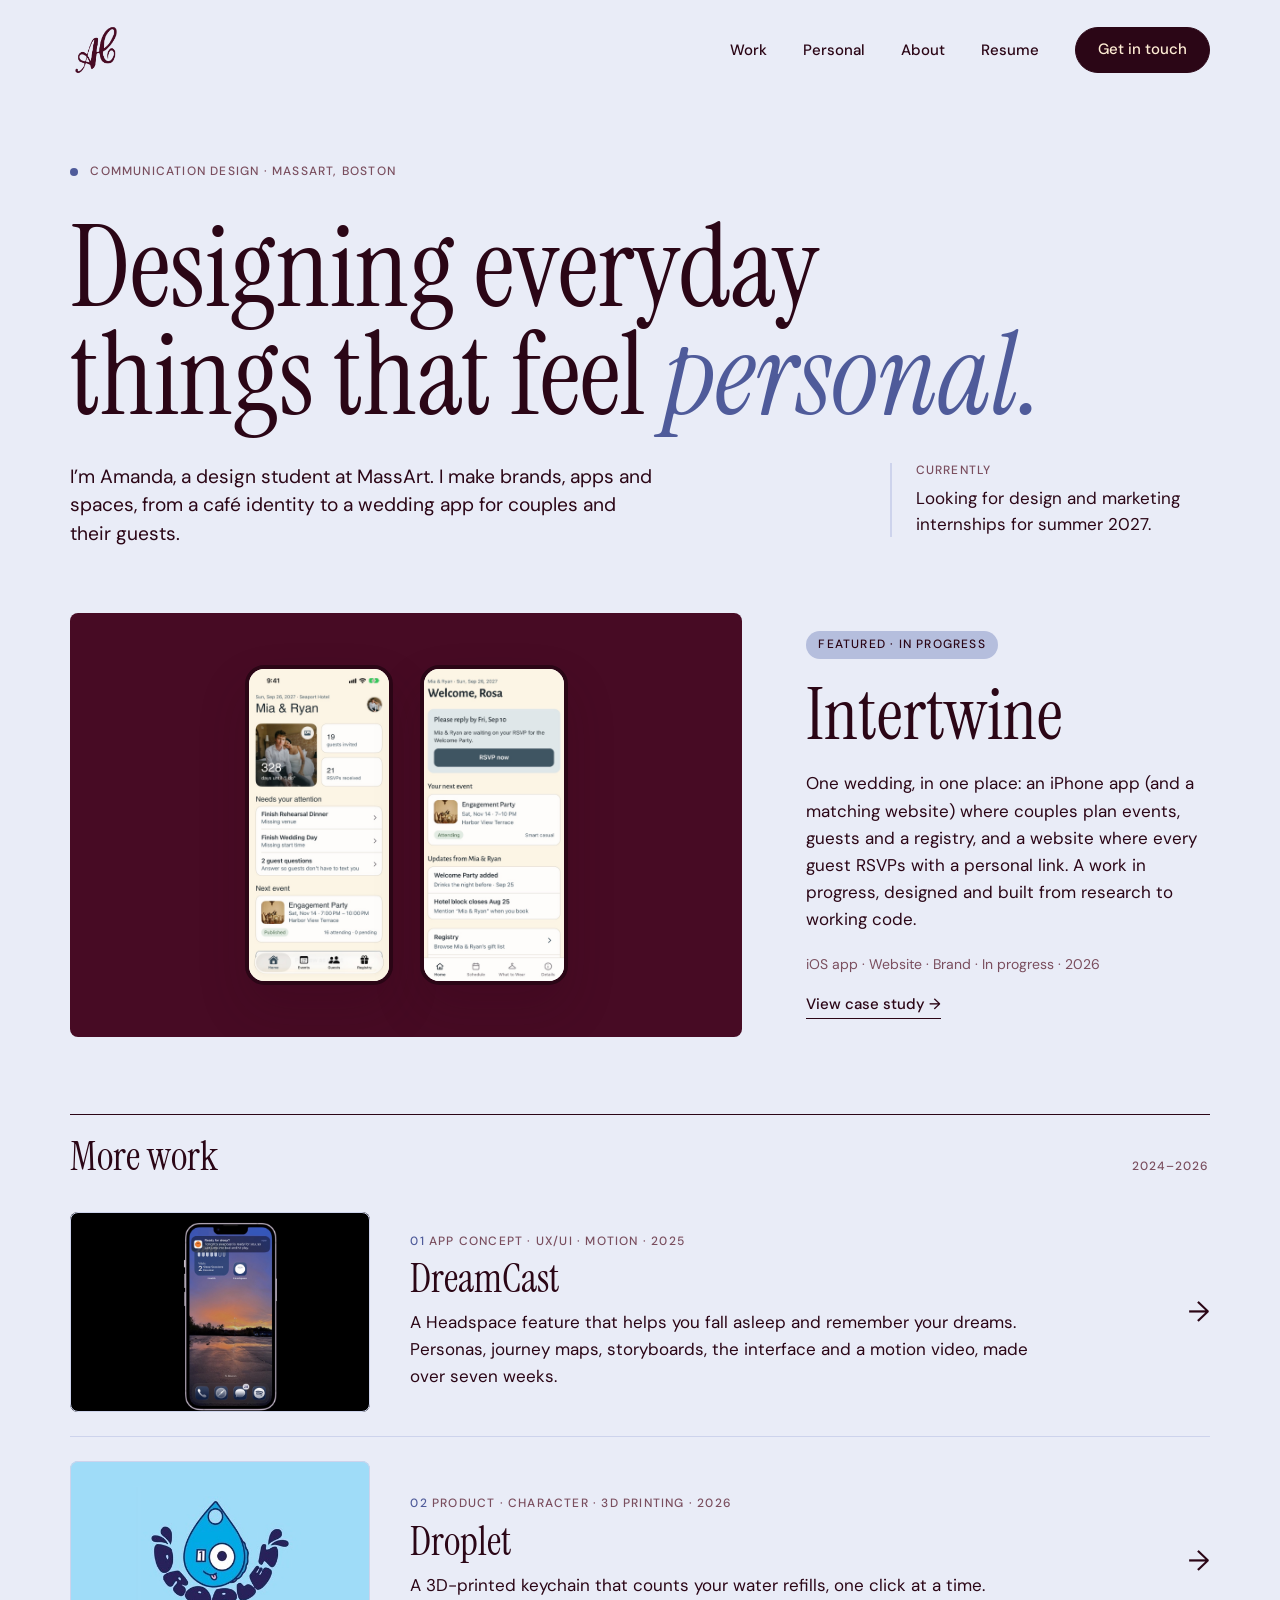
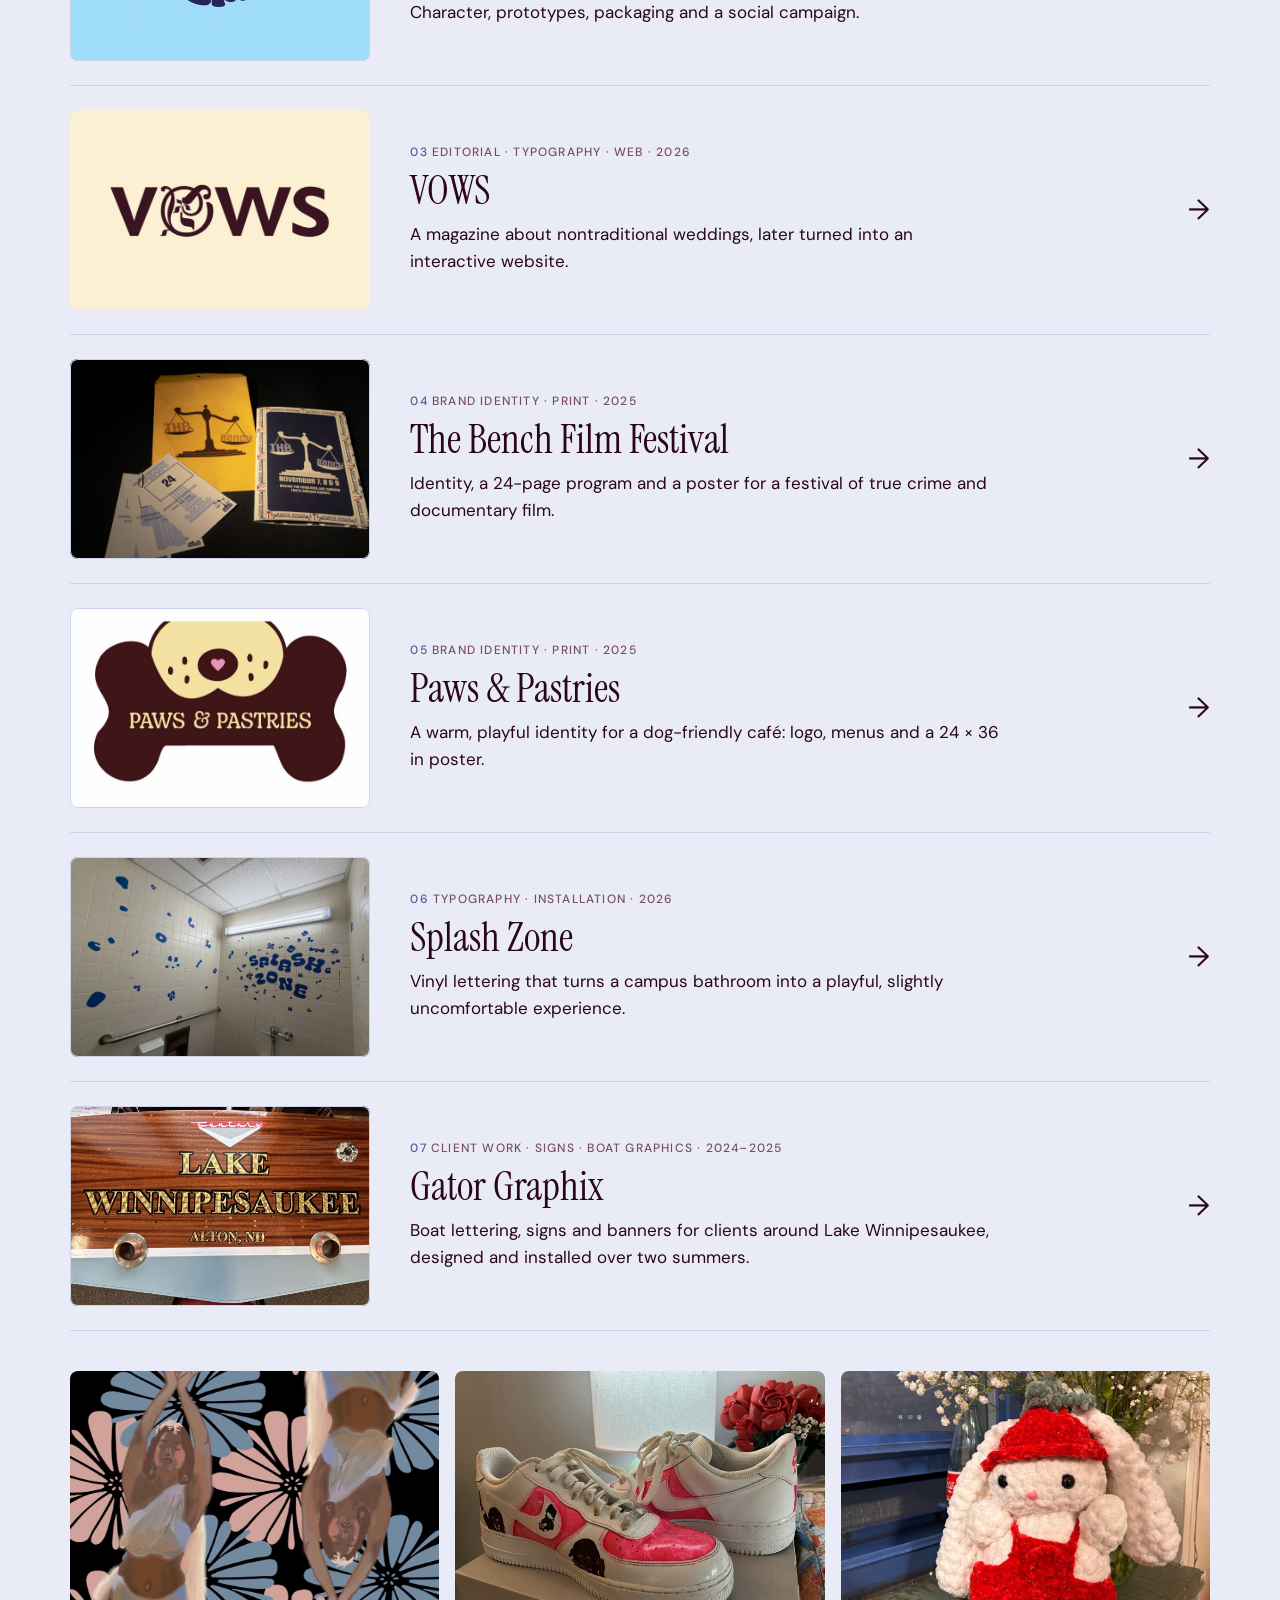
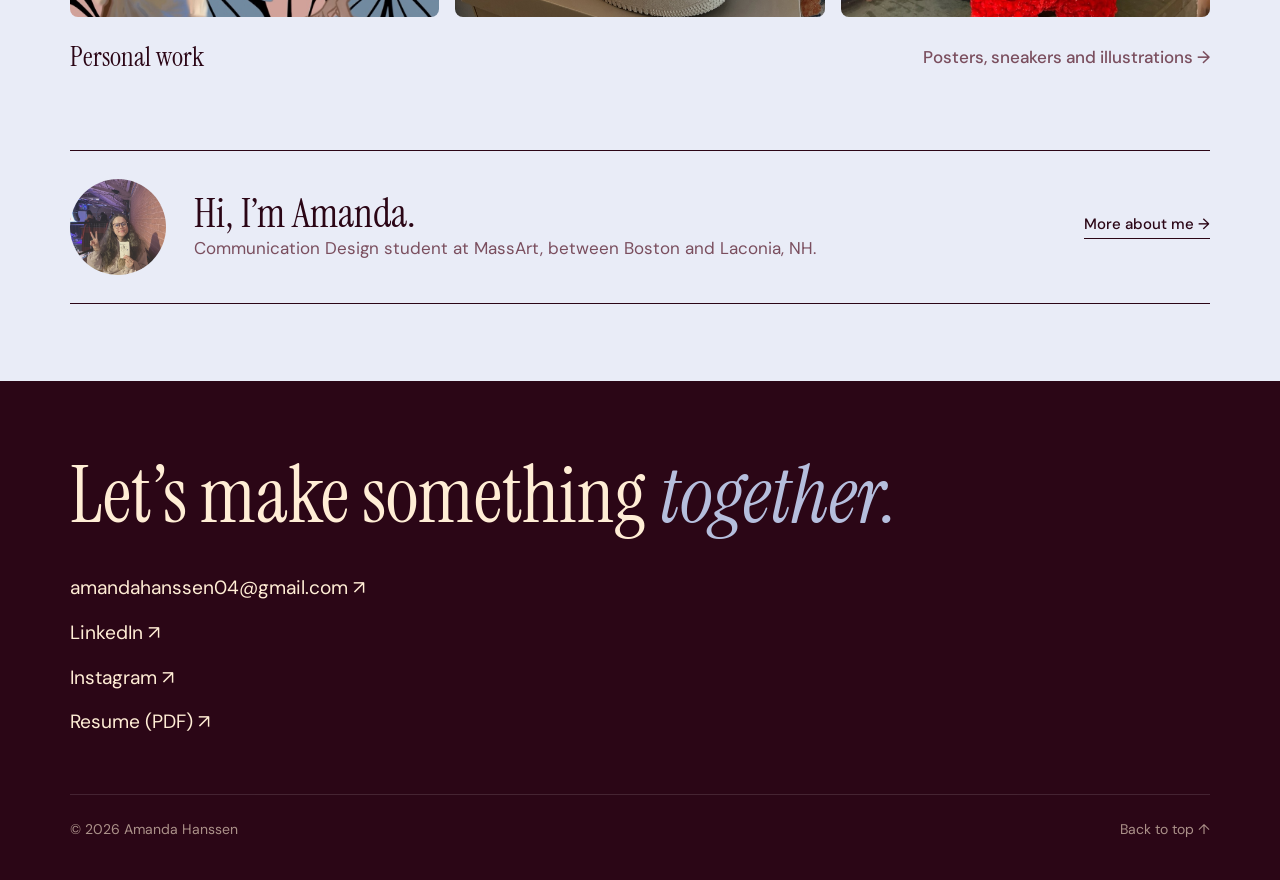
<file: index.html>
<!doctype html>
<html lang="en">
<head>
<meta charset="utf-8">
<meta name="viewport" content="width=device-width, initial-scale=1">
<title>Amanda Hanssen</title>
<meta name="description" content="Amanda Hanssen is a Communication Design student at MassArt designing brands, apps and spaces.">
<meta property="og:title" content="Amanda Hanssen">
<meta property="og:description" content="Amanda Hanssen is a Communication Design student at MassArt designing brands, apps and spaces.">
<meta property="og:image" content="https://amandahanssen.com/images/share.jpg">
<meta property="og:url" content="https://amandahanssen.com/">
<link rel="canonical" href="https://amandahanssen.com/">
<meta name="twitter:card" content="summary_large_image">
<link rel="icon" type="image/png" href="images/monogram.png">
<link rel="preconnect" href="https://fonts.googleapis.com">
<link rel="preconnect" href="https://fonts.gstatic.com" crossorigin>
<link href="https://fonts.googleapis.com/css2?family=DM+Sans:opsz,wght@9..40,400;9..40,500&family=Instrument+Serif:ital@0;1&display=swap" rel="stylesheet">
<link rel="stylesheet" href="css/style.css">
<script src="js/site.js" defer></script>
</head>
<body>
<div class="sky" id="top"><header class="wrap nav">
  <a class="brand" href="index.html" aria-label="Amanda Hanssen, home"><span class="monogram" aria-hidden="true"></span></a>
  <button class="menu-btn" aria-expanded="false" aria-controls="menu">Menu</button>
  <ul class="nav-links" id="menu">
    <li><a href="index.html#work">Work</a></li>
    <li><a href="personal.html">Personal</a></li>
    <li><a href="about.html">About</a></li>
    <li><a href="files/Amanda-Hanssen-Resume.pdf" target="_blank" rel="noopener">Resume</a></li>
    <li><a class="btn" href="mailto:amandahanssen04@gmail.com">Get in touch</a></li>
  </ul>
</header>
<section class="wrap hero">
  <p class="label muted eyebrow">Communication design · MassArt, Boston</p>
  <h1 class="display-xl">Designing everyday things that feel <em class="accent">personal.</em></h1>
  <div class="hero-row">
    <p class="body-l">I’m Amanda, a design student at MassArt. I make brands, apps and spaces, from a café identity to a wedding app for couples and their guests.</p>
    <!-- TODO(Amanda): pick one positioning line for Home and About: "design and marketing" or "branding and UI/UX". -->
    <div class="latest"><p class="label muted">Currently</p><p>Looking for design and marketing internships for summer 2027.</p></div>
  </div>
</section></div>
<section class="wrap">
  <a class="featured" href="work/intertwine.html" style="text-decoration:none">
    <div style="aspect-ratio:760/480" class="cover phones" role="img" aria-label="Intertwine app screens"><div class="phone"><img src="images/intertwine/o7-home.jpg" alt="" loading="lazy"></div><div class="phone"><img src="images/intertwine/gh1-guesthome.jpg" alt="" loading="lazy"></div></div>
    <div class="text">
      <span class="badge label">Featured · In progress</span>
      <h2 class="display-l">Intertwine</h2>
      <p>One wedding, in one place: an iPhone app (and a matching website) where couples plan events, guests and a registry, and a website where every guest RSVPs with a personal link. A work in progress, designed and built from research to working code.</p>
      <p class="body-s muted">iOS app · Website · Brand · In progress · 2026</p>
      <span class="link">View case study →</span>
    </div>
  </a>
</section>
<section class="wrap" id="work">
  <div class="section-head"><h2 class="heading-m">More work</h2><span class="label muted">2024–2026</span></div>
  <div class="project-list">
    <a class="row" href="work/dreamcast.html">
      <div class="cover fit on-ink"><img src="images/dreamcast/cover.jpg" alt="DreamCast on an iPhone lock screen" loading="lazy"></div>
      <div class="row-text">
        <p class="label"><span class="accent">01</span> <span class="muted">App concept · UX/UI · Motion · 2025</span></p>
        <h3 class="heading-m">DreamCast</h3>
        <p class="row-summary">A Headspace feature that helps you fall asleep and remember your dreams. Personas, journey maps, storyboards, the interface and a motion video, made over seven weeks.</p>
      </div>
      <span class="row-arrow" aria-hidden="true">→</span>
    </a>
    <a class="row" href="work/droplet.html">
      <div class="cover"><img src="images/droplet/cover.jpg" alt="The Droplet logo: a blue water-drop character above a curved wordmark" loading="lazy"></div>
      <div class="row-text">
        <p class="label"><span class="accent">02</span> <span class="muted">Product · Character · 3D printing · 2026</span></p>
        <h3 class="heading-m">Droplet</h3>
        <p class="row-summary">A 3D-printed keychain that counts your water refills, one click at a time. Character, prototypes, packaging and a social campaign.</p>
      </div>
      <span class="row-arrow" aria-hidden="true">→</span>
    </a>
    <a class="row" href="work/vows.html">
      <div class="cover"><img src="images/vows/cover.jpg" alt="VOWS wordmark" loading="lazy"></div>
      <div class="row-text">
        <p class="label"><span class="accent">03</span> <span class="muted">Editorial · Typography · Web · 2026</span></p>
        <h3 class="heading-m">VOWS</h3>
        <p class="row-summary">A magazine about nontraditional weddings, later turned into an interactive website.</p>
      </div>
      <span class="row-arrow" aria-hidden="true">→</span>
    </a>
    <a class="row" href="work/the-bench.html">
      <div class="cover"><img src="images/bench/cover.jpg" alt="The Bench festival program, tickets and envelope" loading="lazy"></div>
      <div class="row-text">
        <p class="label"><span class="accent">04</span> <span class="muted">Brand identity · Print · 2025</span></p>
        <h3 class="heading-m">The Bench Film Festival</h3>
        <p class="row-summary">Identity, a 24-page program and a poster for a festival of true crime and documentary film.</p>
      </div>
      <span class="row-arrow" aria-hidden="true">→</span>
    </a>
    <a class="row" href="work/paws-pastries.html">
      <div class="cover"><img src="images/paws/cover.jpg" alt="Paws &amp; Pastries bone-shaped logo" loading="lazy"></div>
      <div class="row-text">
        <p class="label"><span class="accent">05</span> <span class="muted">Brand identity · Print · 2025</span></p>
        <h3 class="heading-m">Paws &amp; Pastries</h3>
        <p class="row-summary">A warm, playful identity for a dog-friendly café: logo, menus and a 24 × 36 in poster.</p>
      </div>
      <span class="row-arrow" aria-hidden="true">→</span>
    </a>
    <a class="row" href="work/splash-zone.html">
      <div class="cover"><img src="images/splash/cover.jpg" alt="Blue vinyl lettering on bathroom tiles" loading="lazy"></div>
      <div class="row-text">
        <p class="label"><span class="accent">06</span> <span class="muted">Typography · Installation · 2026</span></p>
        <h3 class="heading-m">Splash Zone</h3>
        <p class="row-summary">Vinyl lettering that turns a campus bathroom into a playful, slightly uncomfortable experience.</p>
      </div>
      <span class="row-arrow" aria-hidden="true">→</span>
    </a>
    <a class="row" href="work/gator-graphix.html">
      <div class="cover"><img src="images/gator/lake.jpg" alt="Lake Winnipesaukee lettering on a wooden boat transom" loading="lazy"></div>
      <div class="row-text">
        <p class="label"><span class="accent">07</span> <span class="muted">Client work · Signs · Boat graphics · 2024–2025</span></p>
        <h3 class="heading-m">Gator Graphix</h3>
        <p class="row-summary">Boat lettering, signs and banners for clients around Lake Winnipesaukee, designed and installed over two summers.</p>
      </div>
      <span class="row-arrow" aria-hidden="true">→</span>
    </a>
  </div>
  <a class="personal-thumbs" href="personal.html" aria-label="Personal work"><img src="images/personal/givinghope.jpg" alt="Giving Hope poster" loading="lazy"><img src="images/personal/uzi3.jpg" alt="Hand-painted sneakers" loading="lazy"><img src="images/personal/bunny.jpg" alt="Strawberry Bunny character" loading="lazy"></a>
  <a class="text-row" href="personal.html"><span class="heading-s">Personal work</span><span class="muted" style="font-weight:500">Posters, sneakers and illustrations →</span></a>
</section>
<section class="wrap">
  <a class="about-strip" href="about.html">
    <div class="photo"><img src="images/me.jpg" alt="Amanda Hanssen" loading="lazy"></div>
    <div><h2 class="heading-m">Hi, I’m Amanda.</h2><p class="muted">Communication Design student at MassArt, between Boston and Laconia, NH.</p></div>
    <span class="link">More about me →</span>
  </a>
</section>
<footer>
  <div class="wrap">
    <div class="foot-top">
      <p class="display-xl">Let’s make something <em>together.</em></p>
      <ul class="foot-links">
        <li><a href="mailto:amandahanssen04@gmail.com">amandahanssen04@gmail.com ↗</a></li>
        <li><a href="https://www.linkedin.com/in/amanda-hanssen-8711a0237/" target="_blank" rel="noopener">LinkedIn ↗</a></li>
        <li><a href="https://www.instagram.com/reidlinmae/" target="_blank" rel="noopener">Instagram ↗</a></li>
        <li><a href="files/Amanda-Hanssen-Resume.pdf" target="_blank" rel="noopener">Resume (PDF) ↗</a></li>
      </ul>
    </div>
    <div class="foot-bottom body-s"><span>© 2026 Amanda Hanssen</span><a href="#top">Back to top ↑</a></div>
  </div>
</footer>
</body>
</html>
</file>
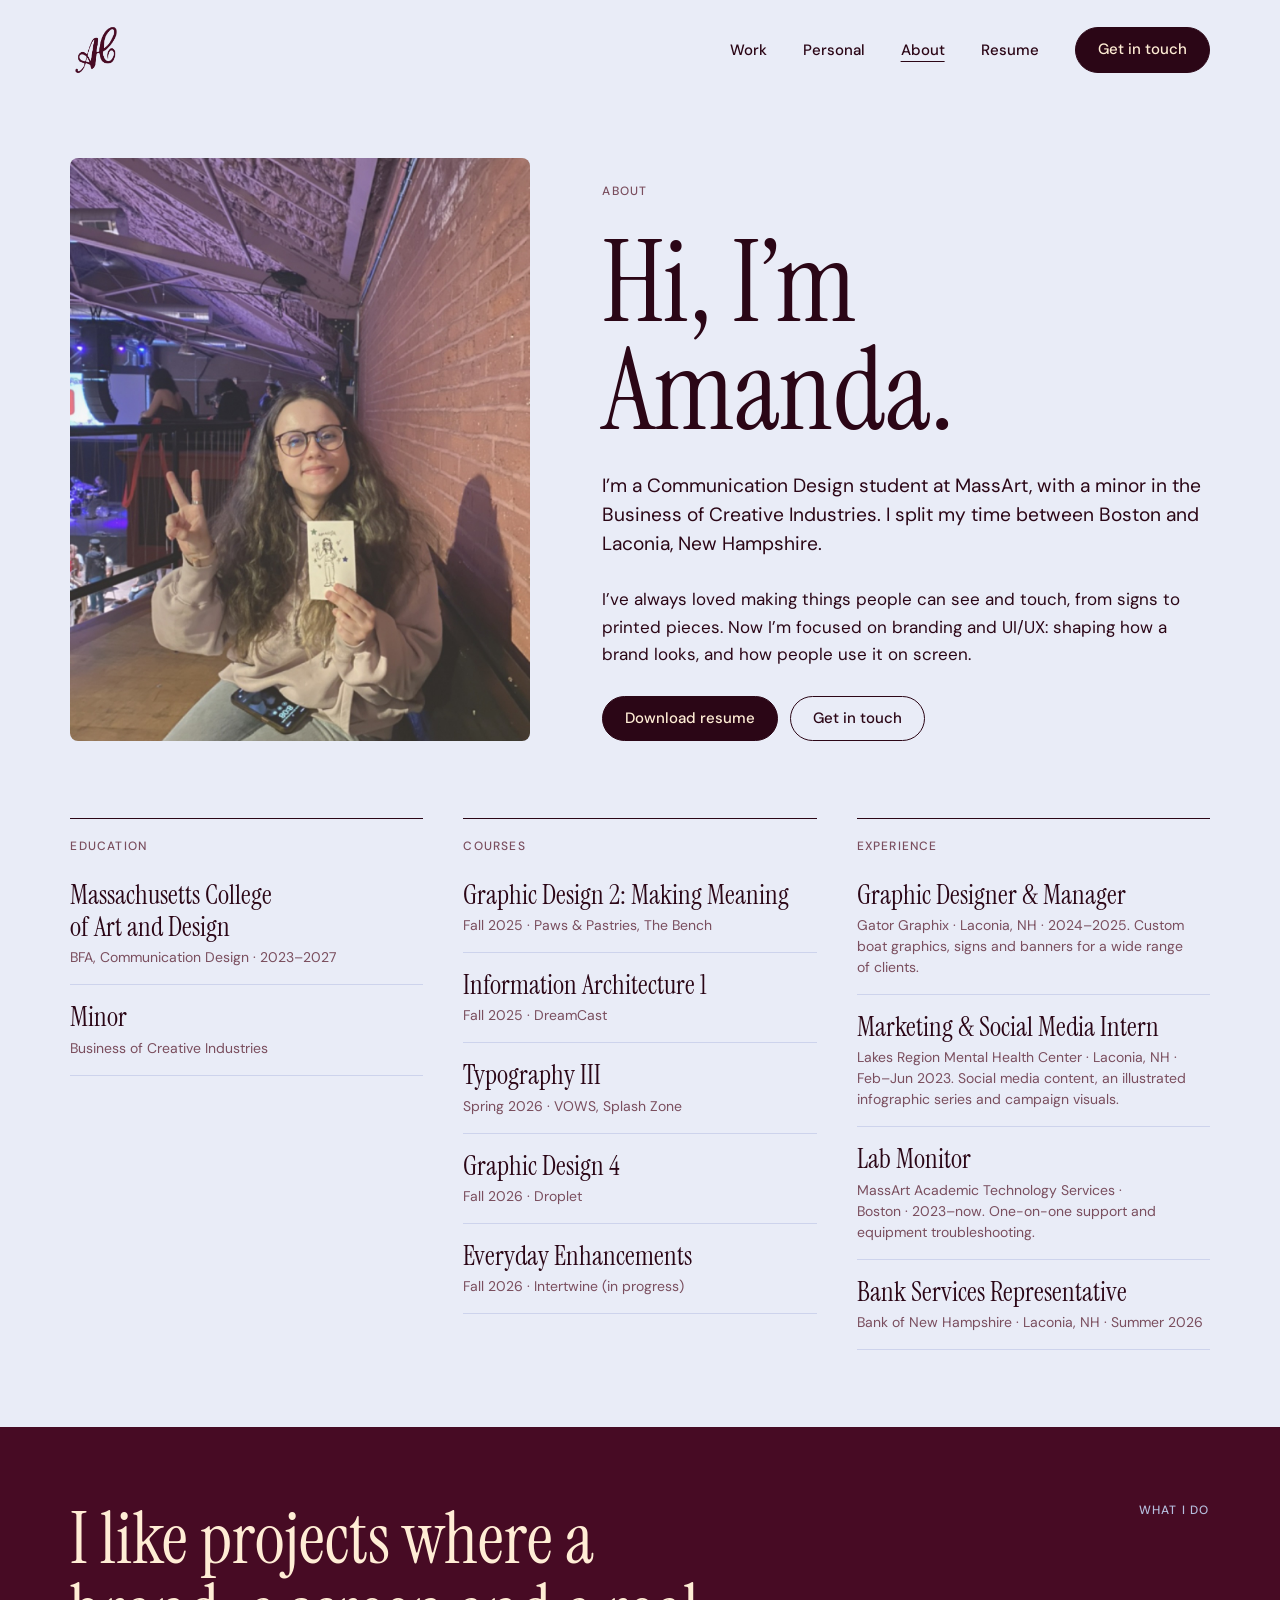
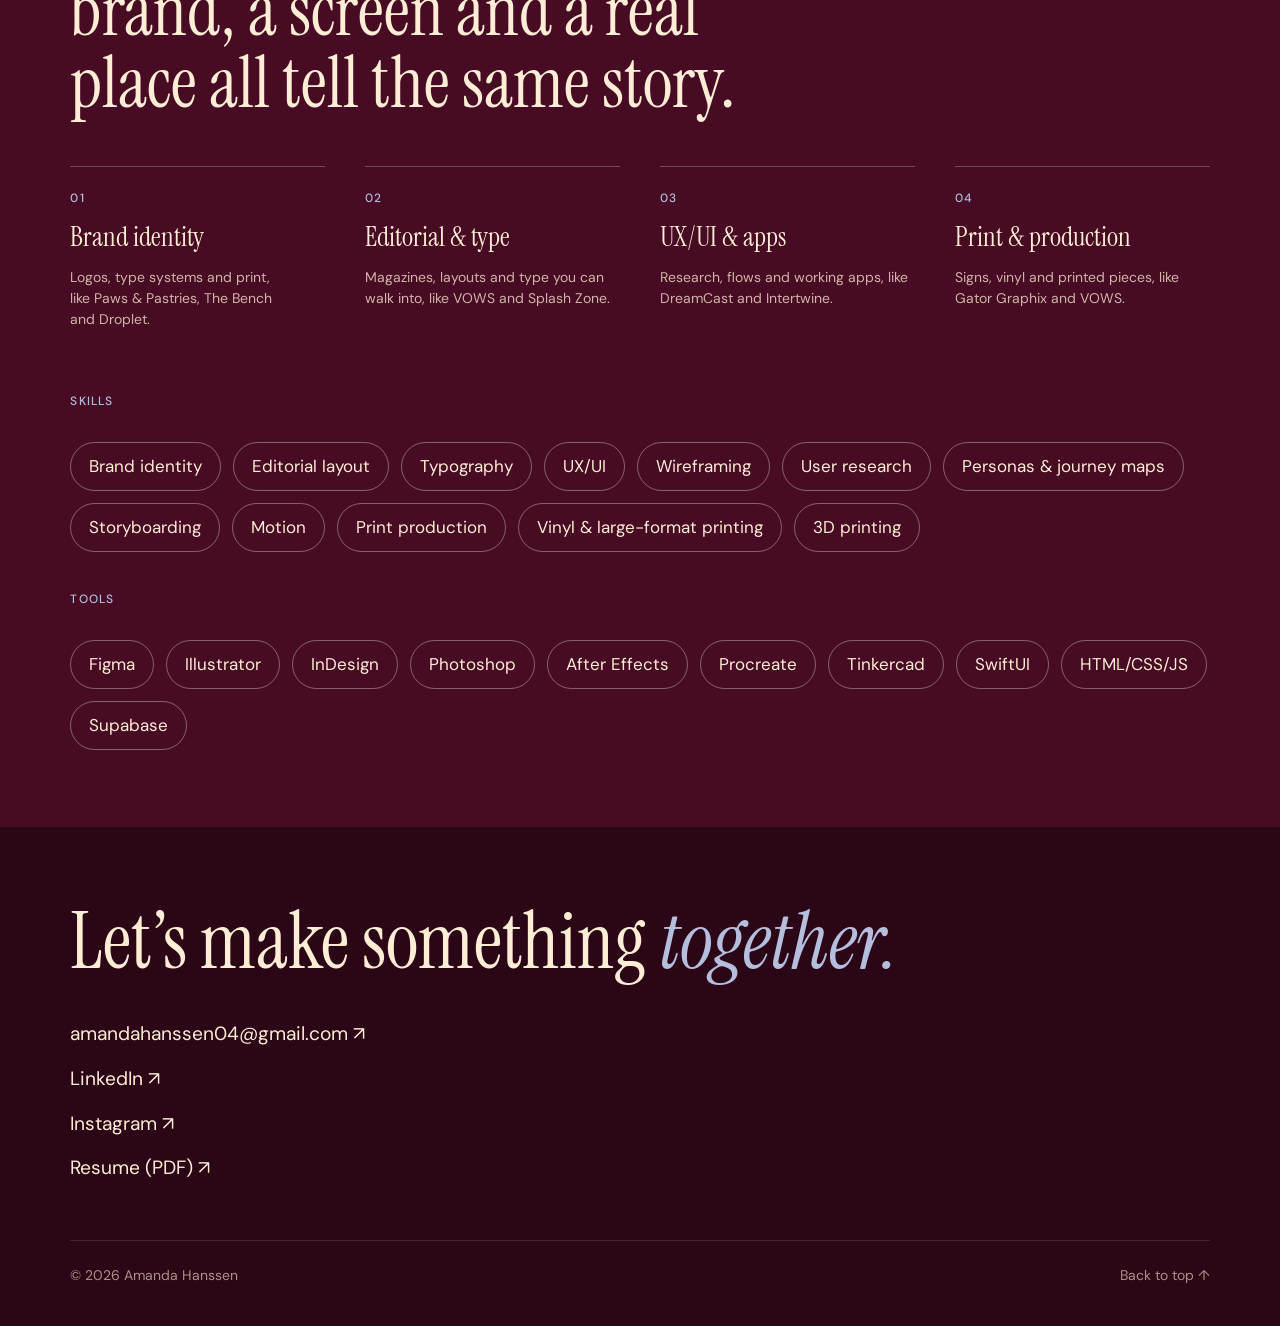
<file: about.html>
<!doctype html>
<html lang="en">
<head>
<meta charset="utf-8">
<meta name="viewport" content="width=device-width, initial-scale=1">
<title>About · Amanda Hanssen</title>
<meta name="description" content="Amanda Hanssen is a Communication Design student at MassArt with a minor in the Business of Creative Industries.">
<meta property="og:title" content="About · Amanda Hanssen">
<meta property="og:description" content="Amanda Hanssen is a Communication Design student at MassArt with a minor in the Business of Creative Industries.">
<meta property="og:image" content="https://amandahanssen.com/images/share.jpg">
<meta property="og:url" content="https://amandahanssen.com/about.html">
<link rel="canonical" href="https://amandahanssen.com/about.html">
<meta name="twitter:card" content="summary_large_image">
<link rel="icon" type="image/png" href="images/monogram.png">
<link rel="preconnect" href="https://fonts.googleapis.com">
<link rel="preconnect" href="https://fonts.gstatic.com" crossorigin>
<link href="https://fonts.googleapis.com/css2?family=DM+Sans:opsz,wght@9..40,400;9..40,500&family=Instrument+Serif:ital@0;1&display=swap" rel="stylesheet">
<link rel="stylesheet" href="css/style.css">
<script src="js/site.js" defer></script>
</head>
<body>
<div class="sky" id="top"><header class="wrap nav">
  <a class="brand" href="index.html" aria-label="Amanda Hanssen, home"><span class="monogram" aria-hidden="true"></span></a>
  <button class="menu-btn" aria-expanded="false" aria-controls="menu">Menu</button>
  <ul class="nav-links" id="menu">
    <li><a href="index.html#work">Work</a></li>
    <li><a href="personal.html">Personal</a></li>
    <li><a href="about.html" aria-current="page">About</a></li>
    <li><a href="files/Amanda-Hanssen-Resume.pdf" target="_blank" rel="noopener">Resume</a></li>
    <li><a class="btn" href="mailto:amandahanssen04@gmail.com">Get in touch</a></li>
  </ul>
</header>
<section class="wrap about-intro">
  <div class="photo"><img src="images/me.jpg" alt="Amanda Hanssen"></div>
  <div class="stack" style="gap:28px">
    <p class="label muted">About</p>
    <h1 class="display-xl">Hi, I’m Amanda.</h1>
    <p class="body-l">I’m a Communication Design student at MassArt, with a minor in the Business of Creative Industries. I split my time between Boston and Laconia, New Hampshire.</p>
    <p>I’ve always loved making things people can see and touch, from signs to printed pieces. Now I’m focused on branding and UI/UX: shaping how a brand looks, and how people use it on screen.</p>
    <div class="btns"><a class="btn" href="files/Amanda-Hanssen-Resume.pdf" target="_blank" rel="noopener">Download resume</a><a class="btn outline" href="mailto:amandahanssen04@gmail.com">Get in touch</a></div>
  </div>
</section></div>
<section class="wrap details">
  <div><h2 class="label muted">Education</h2><ul>
    <li><span class="heading-s">Massachusetts College of Art and Design</span><span class="body-s muted">BFA, Communication Design · 2023–2027</span></li>
    <li><span class="heading-s">Minor</span><span class="body-s muted">Business of Creative Industries</span></li>
  </ul></div>
  <div><h2 class="label muted">Courses</h2><ul>
    <li><span class="heading-s">Graphic Design 2: Making Meaning</span><span class="body-s muted">Fall 2025 · Paws &amp; Pastries, The Bench</span></li>
    <li><span class="heading-s">Information Architecture 1</span><span class="body-s muted">Fall 2025 · DreamCast</span></li>
    <li><span class="heading-s">Typography III</span><span class="body-s muted">Spring 2026 · VOWS, Splash Zone</span></li>
    <li><span class="heading-s">Graphic Design 4</span><span class="body-s muted">Fall 2026 · Droplet</span></li>
    <li><span class="heading-s">Everyday Enhancements</span><span class="body-s muted">Fall 2026 · Intertwine (in progress)</span></li>
  </ul></div>
  <div><h2 class="label muted">Experience</h2><ul>
    <li><span class="heading-s">Graphic Designer &amp; Manager</span><span class="body-s muted">Gator Graphix · Laconia, NH · 2024–2025. Custom boat graphics, signs and banners for a wide range of clients.</span></li>
    <li><span class="heading-s">Marketing &amp; Social Media Intern</span><span class="body-s muted">Lakes Region Mental Health Center · Laconia, NH · Feb–Jun 2023. Social media content, an illustrated infographic series and campaign visuals.</span></li>
    <li><span class="heading-s">Lab Monitor</span><span class="body-s muted">MassArt Academic Technology Services · Boston · 2023–now. One-on-one support and equipment troubleshooting.</span></li>
    <li><span class="heading-s">Bank Services Representative</span><span class="body-s muted">Bank of New Hampshire · Laconia, NH · Summer 2026</span></li>
  </ul></div>
</section>
<section class="dark" style="margin-bottom:0"><div class="wrap">
  <div class="dark-head"><p class="display-l" style="max-width:860px">I like projects where a brand, a screen and a real place all tell the same story.</p><p class="label light">What I do</p></div>
    <div class="caps">
      <div><span class="label light">01</span><h3 class="heading-s">Brand identity</h3><p class="body-s">Logos, type systems and print, like Paws &amp; Pastries, The Bench and Droplet.</p></div>
      <div><span class="label light">02</span><h3 class="heading-s">Editorial &amp; type</h3><p class="body-s">Magazines, layouts and type you can walk into, like VOWS and Splash Zone.</p></div>
      <div><span class="label light">03</span><h3 class="heading-s">UX/UI &amp; apps</h3><p class="body-s">Research, flows and working apps, like DreamCast and Intertwine.</p></div>
      <div><span class="label light">04</span><h3 class="heading-s">Print &amp; production</h3><p class="body-s">Signs, vinyl and printed pieces, like Gator Graphix and VOWS.</p></div>
    </div>
  <p class="label light" style="margin-top:64px">Skills</p>
  <ul class="chips"><li>Brand identity</li><li>Editorial layout</li><li>Typography</li><li>UX/UI</li><li>Wireframing</li><li>User research</li><li>Personas &amp; journey maps</li><li>Storyboarding</li><li>Motion</li><li>Print production</li><li>Vinyl &amp; large-format printing</li><li>3D printing</li></ul>
  <p class="label light" style="margin-top:40px">Tools</p>
  <ul class="chips"><li>Figma</li><li>Illustrator</li><li>InDesign</li><li>Photoshop</li><li>After Effects</li><li>Procreate</li><li>Tinkercad</li><li>SwiftUI</li><li>HTML/CSS/JS</li><li>Supabase</li></ul>
</div></section>
<footer>
  <div class="wrap">
    <div class="foot-top">
      <p class="display-xl">Let’s make something <em>together.</em></p>
      <ul class="foot-links">
        <li><a href="mailto:amandahanssen04@gmail.com">amandahanssen04@gmail.com ↗</a></li>
        <li><a href="https://www.linkedin.com/in/amanda-hanssen-8711a0237/" target="_blank" rel="noopener">LinkedIn ↗</a></li>
        <li><a href="https://www.instagram.com/reidlinmae/" target="_blank" rel="noopener">Instagram ↗</a></li>
        <li><a href="files/Amanda-Hanssen-Resume.pdf" target="_blank" rel="noopener">Resume (PDF) ↗</a></li>
      </ul>
    </div>
    <div class="foot-bottom body-s"><span>© 2026 Amanda Hanssen</span><a href="#top">Back to top ↑</a></div>
  </div>
</footer>
</body>
</html>
</file>
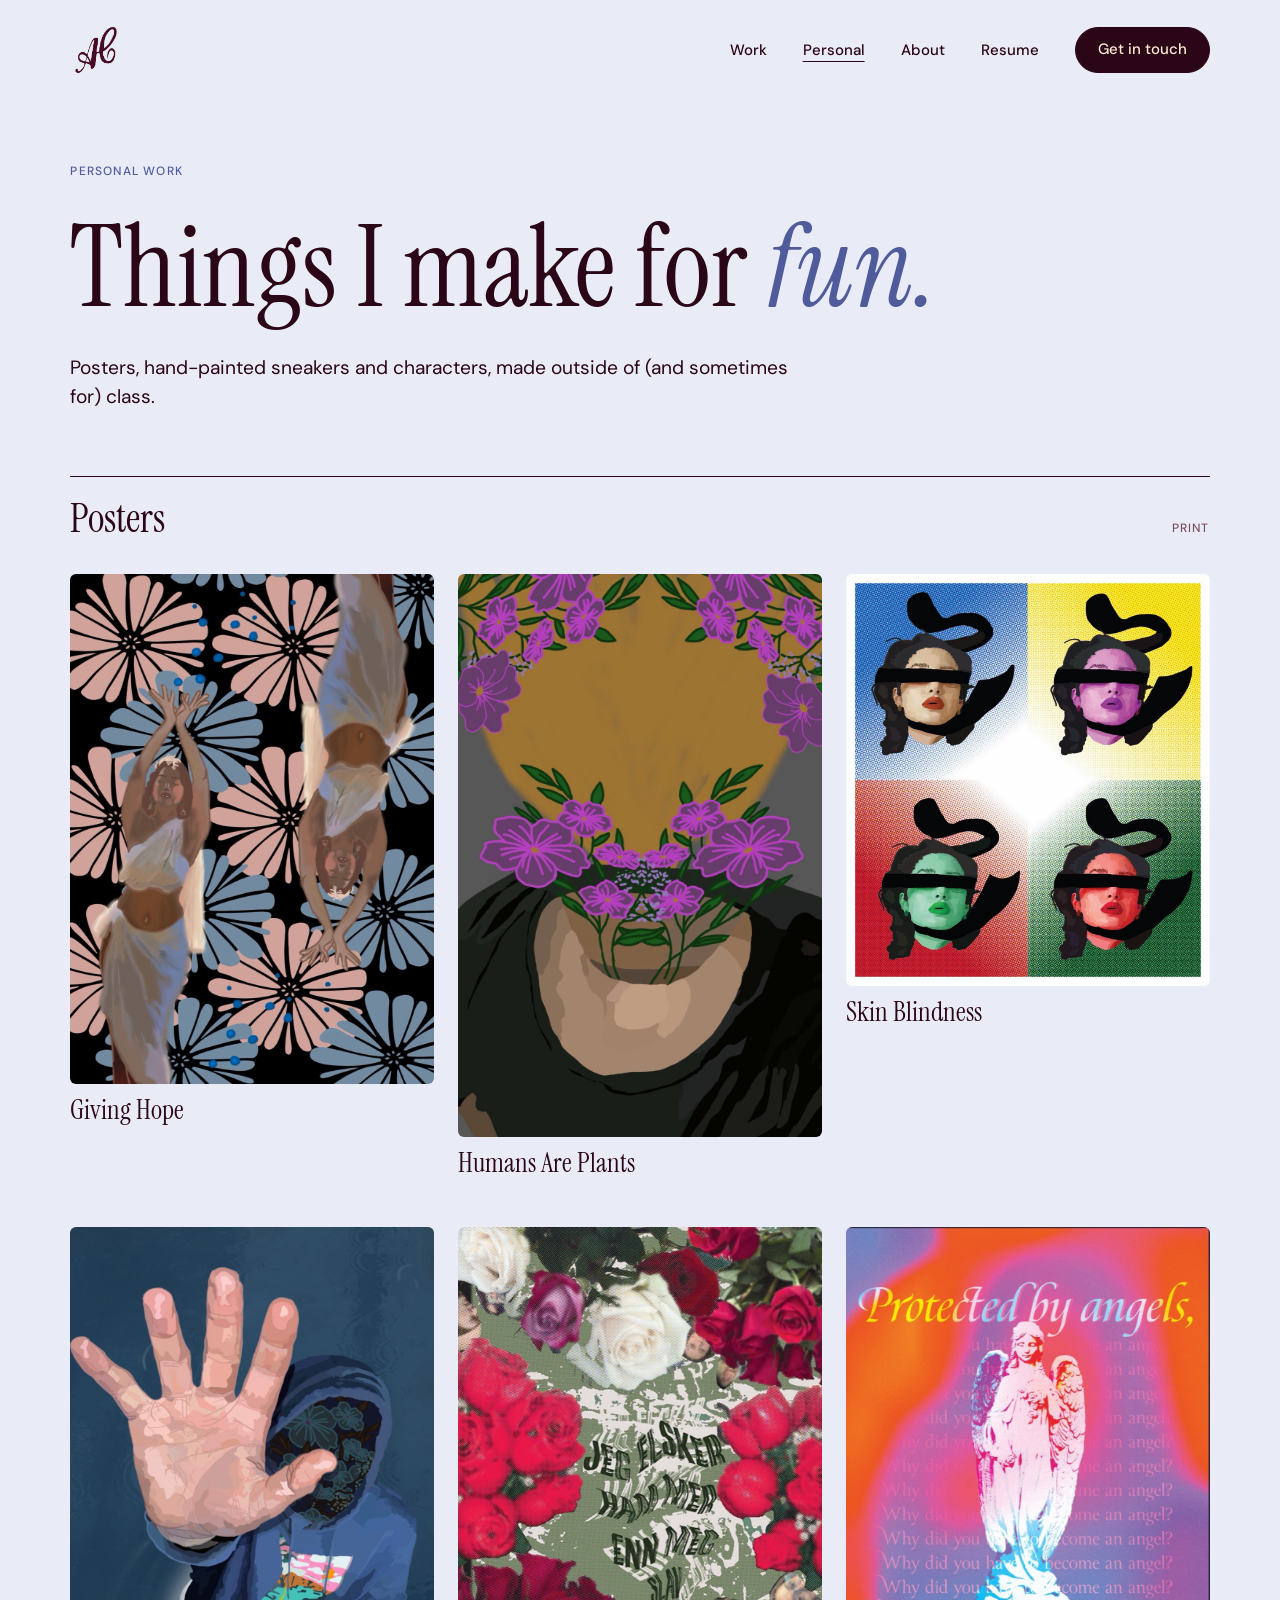
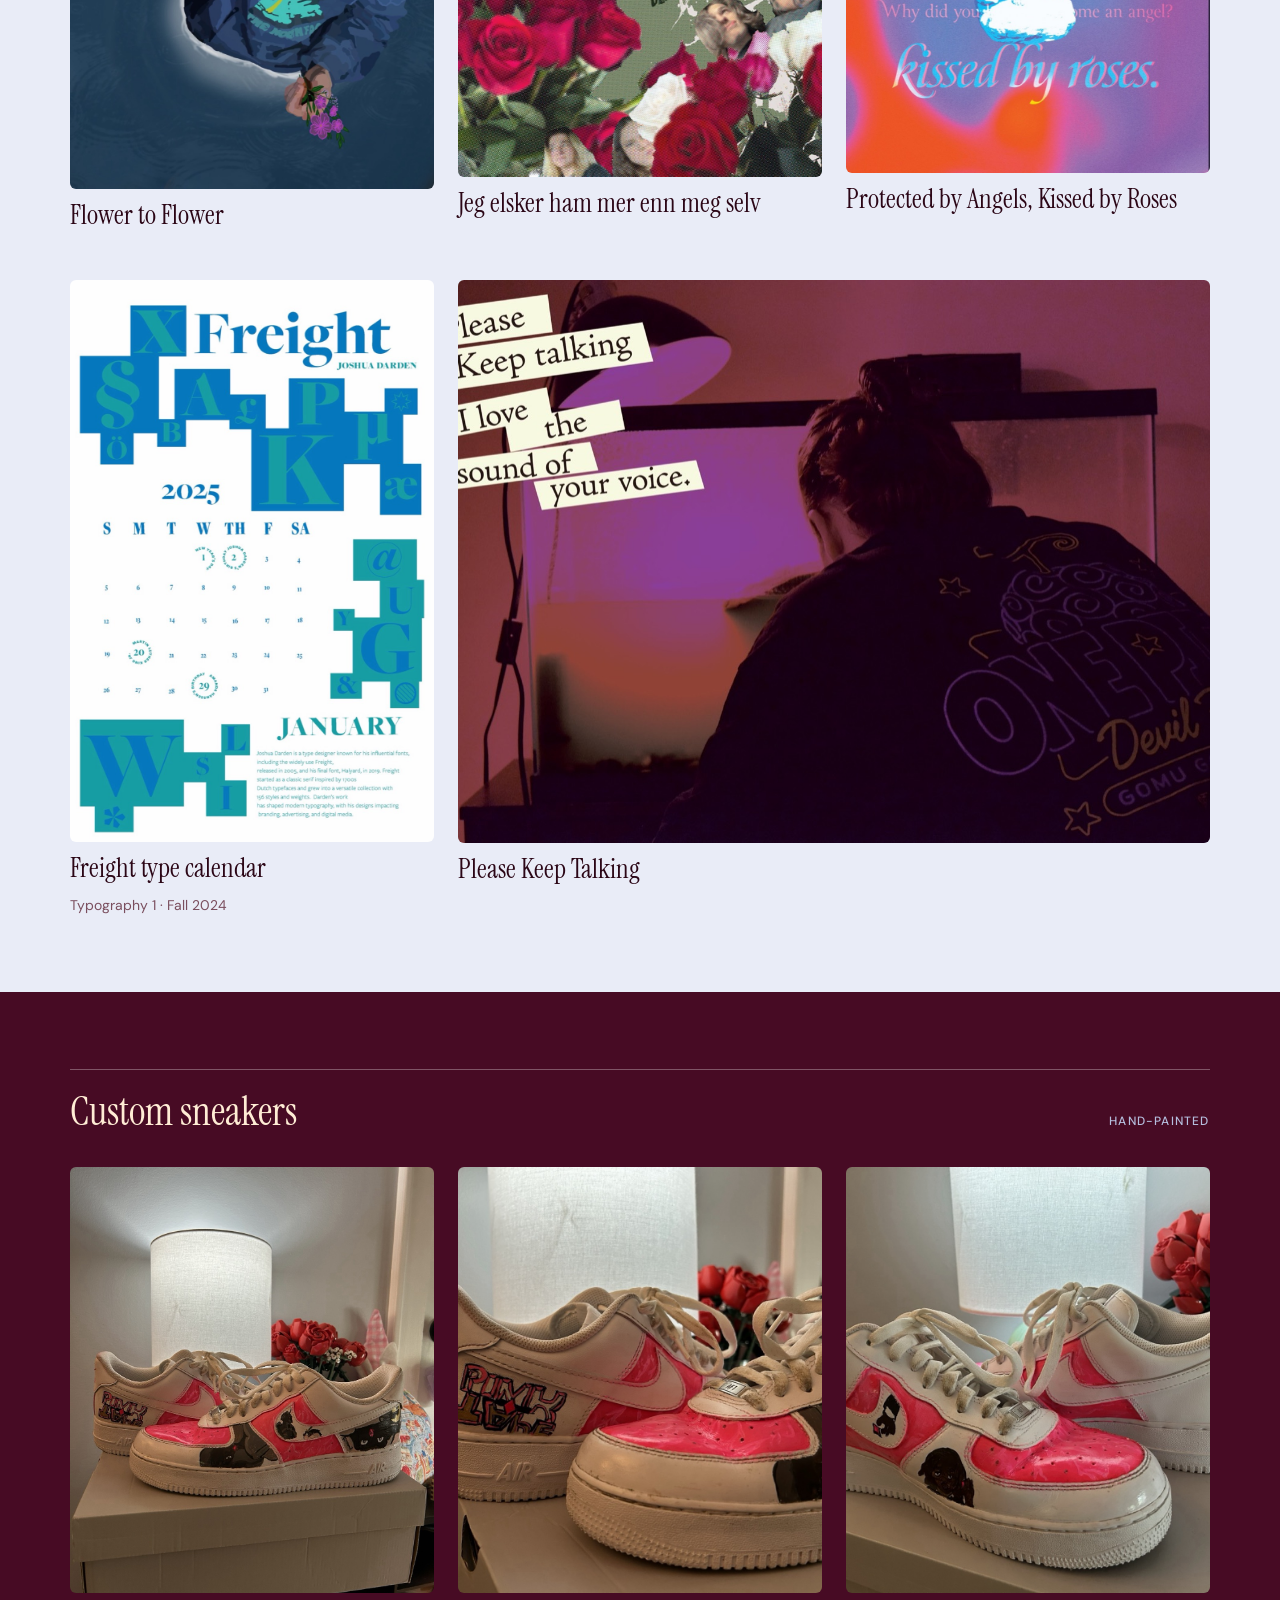
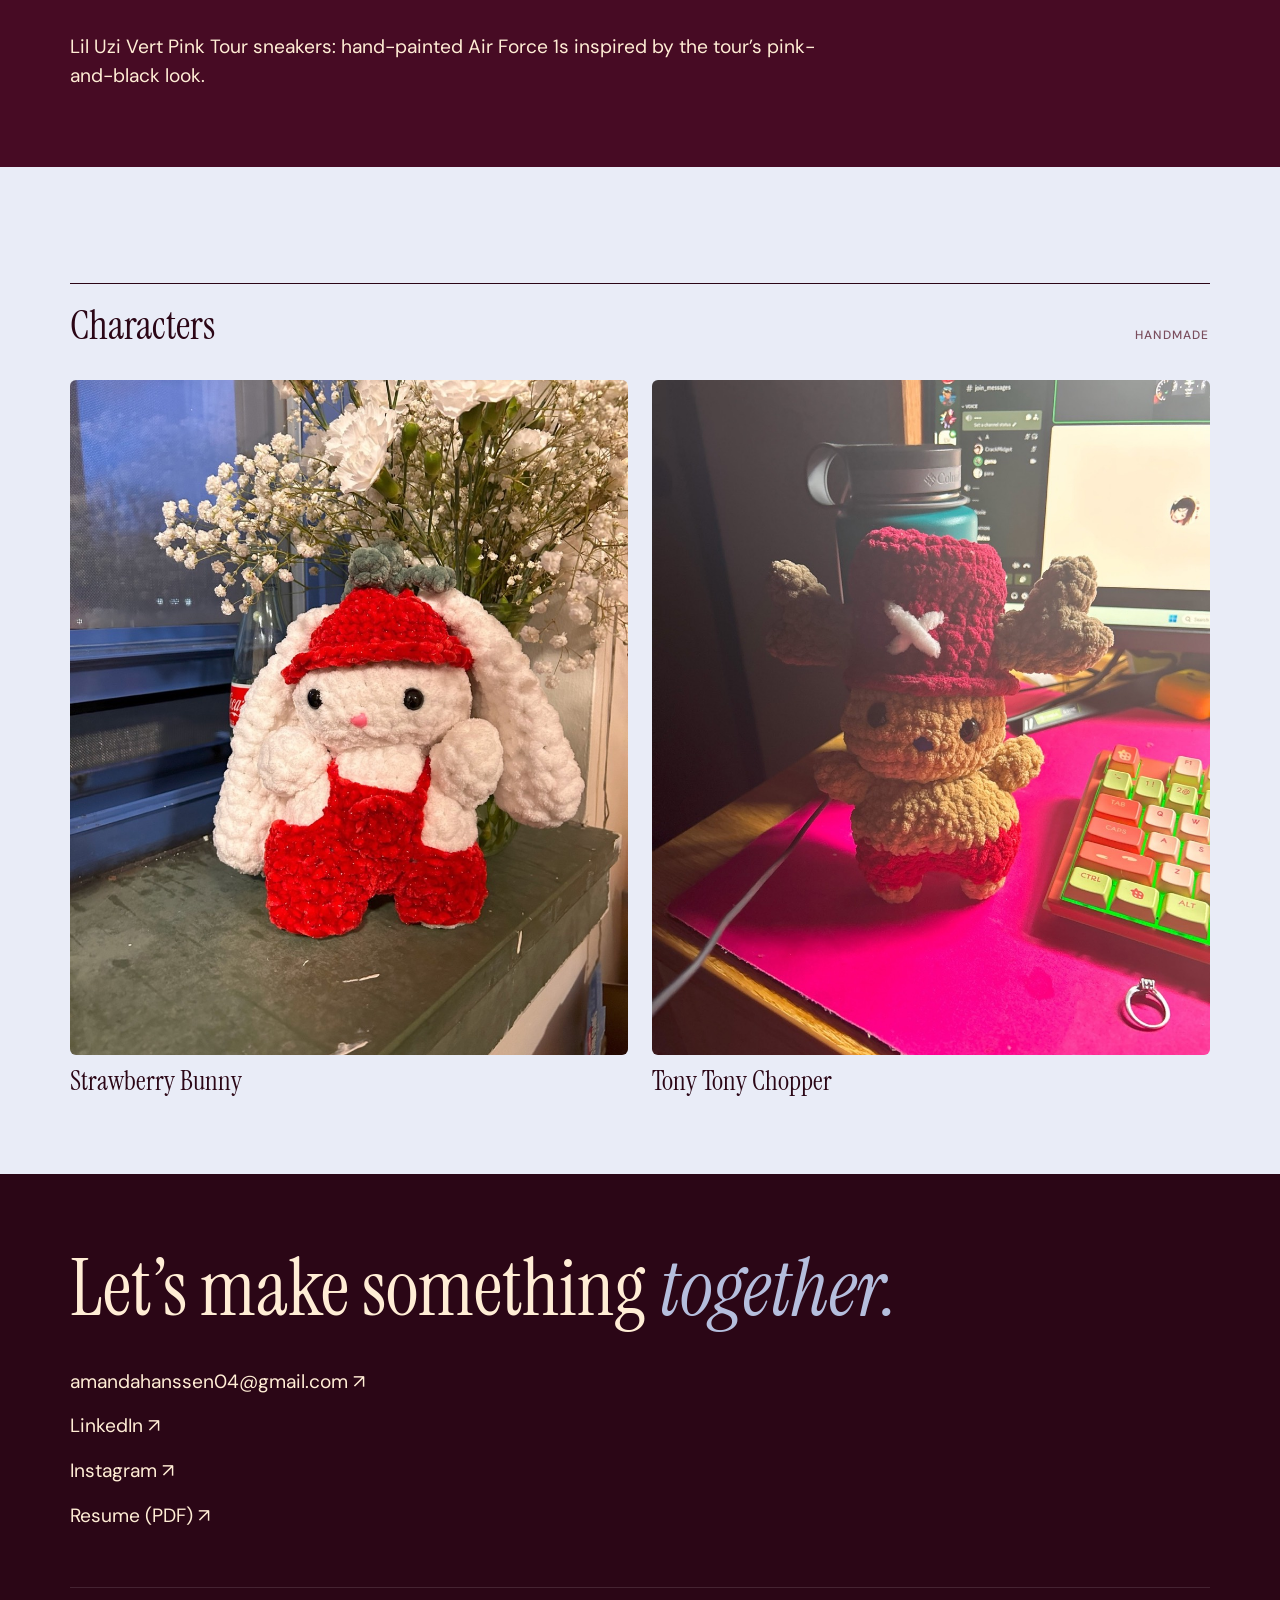
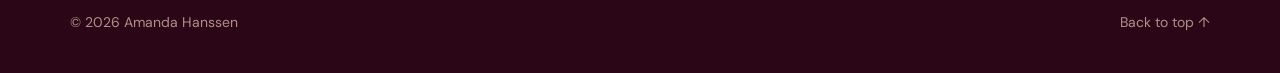
<file: personal.html>
<!doctype html>
<html lang="en">
<head>
<meta charset="utf-8">
<meta name="viewport" content="width=device-width, initial-scale=1">
<title>Personal work · Amanda Hanssen</title>
<meta name="description" content="Posters, hand-painted sneakers and handmade characters by Amanda Hanssen.">
<meta property="og:title" content="Personal work · Amanda Hanssen">
<meta property="og:description" content="Posters, hand-painted sneakers and handmade characters by Amanda Hanssen.">
<meta property="og:image" content="https://amandahanssen.com/images/share.jpg">
<meta property="og:url" content="https://amandahanssen.com/personal.html">
<link rel="canonical" href="https://amandahanssen.com/personal.html">
<meta name="twitter:card" content="summary_large_image">
<link rel="icon" type="image/png" href="images/monogram.png">
<link rel="preconnect" href="https://fonts.googleapis.com">
<link rel="preconnect" href="https://fonts.gstatic.com" crossorigin>
<link href="https://fonts.googleapis.com/css2?family=DM+Sans:opsz,wght@9..40,400;9..40,500&family=Instrument+Serif:ital@0;1&display=swap" rel="stylesheet">
<link rel="stylesheet" href="css/style.css">
<script src="js/site.js" defer></script>
</head>
<body>
<div class="sky" id="top"><header class="wrap nav">
  <a class="brand" href="index.html" aria-label="Amanda Hanssen, home"><span class="monogram" aria-hidden="true"></span></a>
  <button class="menu-btn" aria-expanded="false" aria-controls="menu">Menu</button>
  <ul class="nav-links" id="menu">
    <li><a href="index.html#work">Work</a></li>
    <li><a href="personal.html" aria-current="page">Personal</a></li>
    <li><a href="about.html">About</a></li>
    <li><a href="files/Amanda-Hanssen-Resume.pdf" target="_blank" rel="noopener">Resume</a></li>
    <li><a class="btn" href="mailto:amandahanssen04@gmail.com">Get in touch</a></li>
  </ul>
</header>
<section class="wrap hero">
  <p class="label accent">Personal work</p>
  <h1 class="display-xl">Things I make for <em class="accent">fun.</em></h1>
  <p class="body-l" style="max-width:720px">Posters, hand-painted sneakers and characters, made outside of (and sometimes for) class.</p>
</section></div>
<section class="wrap">
  <div class="section-head"><h2 class="heading-m">Posters</h2><span class="label muted">Print</span></div>
  <div class="gallery">
<figure class=""><img src="images/personal/givinghope.jpg" alt="Giving Hope" loading="lazy"><figcaption class="heading-s">Giving Hope</figcaption></figure><figure class=""><img src="images/personal/humans.jpg" alt="Humans Are Plants" loading="lazy"><figcaption class="heading-s">Humans Are Plants</figcaption></figure><figure class=""><img src="images/personal/skin.jpg" alt="Skin Blindness" loading="lazy"><figcaption class="heading-s">Skin Blindness</figcaption></figure><figure class=""><img src="images/personal/flower.jpg" alt="Flower to Flower" loading="lazy"><figcaption class="heading-s">Flower to Flower</figcaption></figure><figure class=""><img src="images/personal/jeg.jpg" alt="Jeg elsker ham mer enn meg selv" loading="lazy"><figcaption class="heading-s">Jeg elsker ham mer enn meg selv</figcaption></figure><figure class=""><img src="images/personal/angels.jpg" alt="Protected by Angels, Kissed by Roses" loading="lazy"><figcaption class="heading-s">Protected by Angels, Kissed by Roses</figcaption></figure><figure class=""><img src="images/personal/calendar.jpg" alt="Freight type calendar" loading="lazy"><figcaption class="heading-s">Freight type calendar</figcaption><p class="body-s muted">Typography 1 · Fall 2024</p></figure><figure class="wide"><img src="images/personal/keeptalking.jpg" alt="Please Keep Talking" loading="lazy"><figcaption class="heading-s">Please Keep Talking</figcaption></figure>
  </div>
</section>
<section class="dark" style="margin-bottom:0"><div class="wrap">
  <div class="section-head" style="border-top-color:rgba(255,255,255,.3)"><h2 class="heading-m">Custom sneakers</h2><span class="label light">Hand-painted</span></div>
  <div class="sneakers">
    <img src="images/personal/uzi1.jpg" alt="Painted sneaker, side view" loading="lazy">
    <img src="images/personal/uzi2.jpg" alt="Painted sneaker detail" loading="lazy">
    <img src="images/personal/uzi3.jpg" alt="Pair of painted sneakers" loading="lazy">
  </div>
  <p class="body-l" style="max-width:760px;margin-top:40px">Lil Uzi Vert Pink Tour sneakers: hand-painted Air Force 1s inspired by the tour’s pink-and-black look.</p>
</div></section>
<section class="wrap" style="padding-top:clamp(56px,9vw,120px)">
  <div class="section-head"><h2 class="heading-m">Characters</h2><span class="label muted">Handmade</span></div>
  <div class="chars">
    <figure style="margin:0;display:grid;gap:10px"><img src="images/personal/bunny.jpg" alt="Strawberry Bunny" loading="lazy"><figcaption class="heading-s">Strawberry Bunny</figcaption></figure>
    <figure style="margin:0;display:grid;gap:10px"><img src="images/personal/chopper.jpg" alt="Tony Tony Chopper" loading="lazy"><figcaption class="heading-s">Tony Tony Chopper</figcaption></figure>
  </div>
</section>
<footer>
  <div class="wrap">
    <div class="foot-top">
      <p class="display-xl">Let’s make something <em>together.</em></p>
      <ul class="foot-links">
        <li><a href="mailto:amandahanssen04@gmail.com">amandahanssen04@gmail.com ↗</a></li>
        <li><a href="https://www.linkedin.com/in/amanda-hanssen-8711a0237/" target="_blank" rel="noopener">LinkedIn ↗</a></li>
        <li><a href="https://www.instagram.com/reidlinmae/" target="_blank" rel="noopener">Instagram ↗</a></li>
        <li><a href="files/Amanda-Hanssen-Resume.pdf" target="_blank" rel="noopener">Resume (PDF) ↗</a></li>
      </ul>
    </div>
    <div class="foot-bottom body-s"><span>© 2026 Amanda Hanssen</span><a href="#top">Back to top ↑</a></div>
  </div>
</footer>
</body>
</html>
</file>
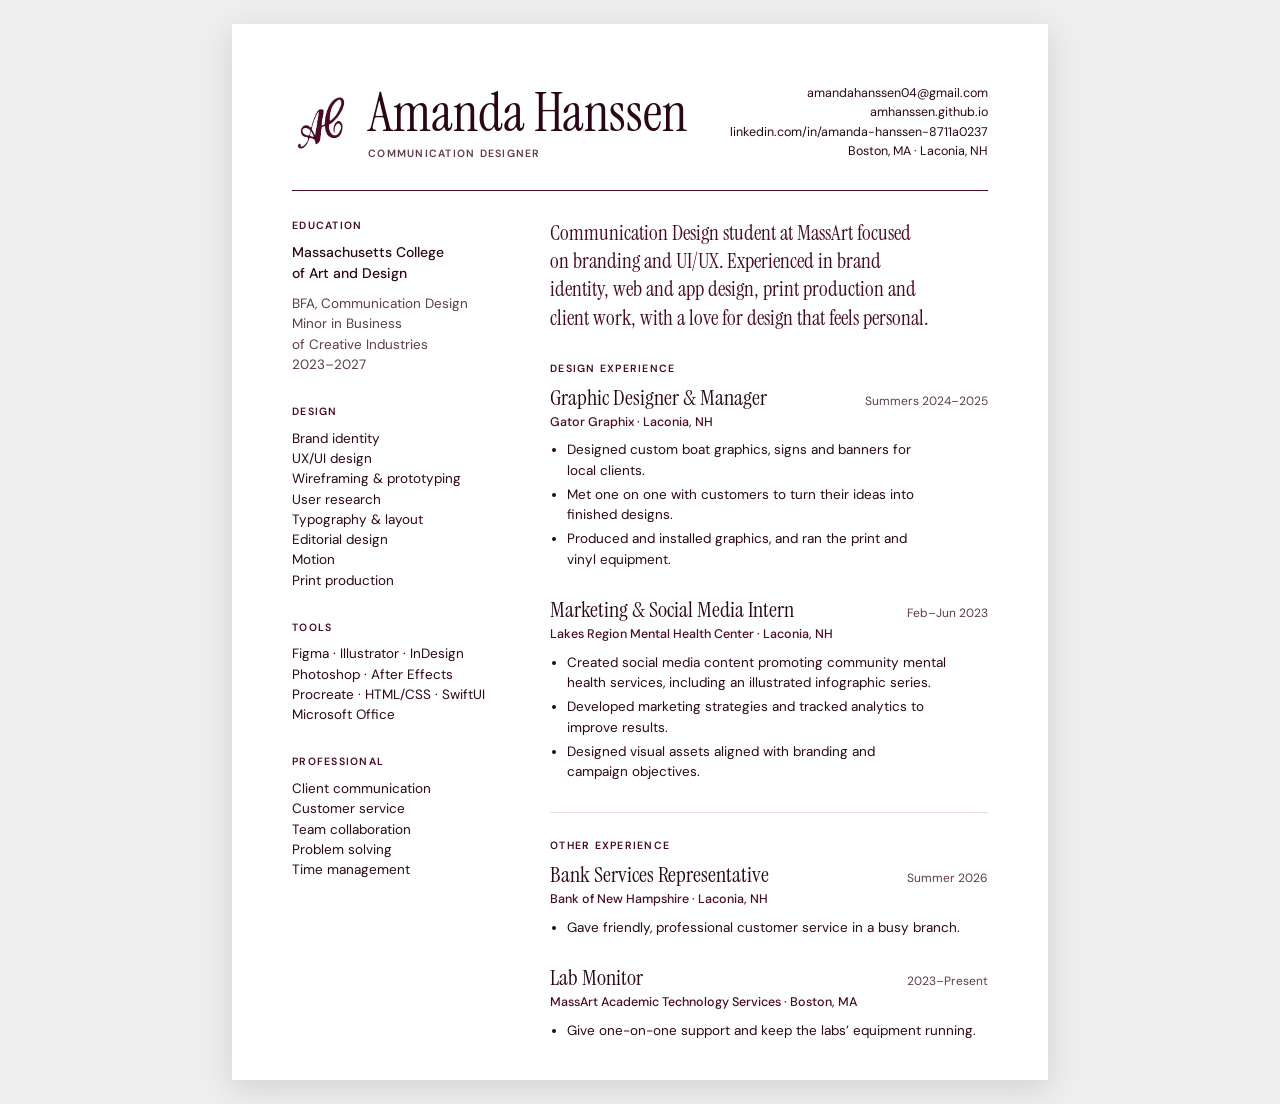
<file: files/resume.html>
<!doctype html>
<html lang="en">
<head>
<meta charset="utf-8">
<meta name="viewport" content="width=device-width, initial-scale=1">
<title>Amanda Hanssen · Resume</title>
<meta name="robots" content="noindex">
<link rel="icon" type="image/png" href="../images/monogram.png">
<link href="https://fonts.googleapis.com/css2?family=DM+Sans:opsz,wght@9..40,400;9..40,500;9..40,600&family=Instrument+Serif:ital@0;1&display=swap" rel="stylesheet">
<style>
  /* Matches the "Resume — Letter" frame in the Figma file. Printed to PDF with Chrome. */
  @page { size: 8.5in 11in; margin: 0; }
  :root { --ink:#2B0616; --muted:#5E3B49; --crimson:#470B24; --peri:#4F5B9A; }
  * { box-sizing: border-box; margin: 0; padding: 0; }
  html, body { background: #fff; }
  body { font: 400 13.5px/1.5 "DM Sans", sans-serif; font-kerning: normal; font-variant-ligatures: common-ligatures; color: var(--ink); -webkit-print-color-adjust: exact; print-color-adjust: exact; }
  .page { width: 816px; height: 1056px; margin: 0 auto; padding: 60px 60px 48px; display: flex; flex-direction: column; gap: 28px; overflow: hidden; }
  .serif { font-family: "Instrument Serif", serif; font-weight: 400; }
  .label { font: 600 10.5px/1.3 "DM Sans", sans-serif; letter-spacing: .12em; text-transform: uppercase; color: var(--crimson); }
  header { display: flex; align-items: center; gap: 18px; }
  .mono { width: 58px; height: 58px; flex: none; background: var(--crimson);
    -webkit-mask: url("../images/monogram.png") center / contain no-repeat; mask: url("../images/monogram.png") center / contain no-repeat; }
  header .name { flex: 1; }
  header h1 { font: 400 54px/1.05 "Instrument Serif", serif; }
  header .label { color: var(--muted); margin-top: 6px; }
  .contact { text-align: right; font-size: 12.5px; line-height: 1.55; }
  .contact a { color: inherit; text-decoration: none; }
  hr { border: 0; border-top: 1px solid var(--crimson); }
  .cols { display: grid; grid-template-columns: 210px 1fr; gap: 48px; align-items: start; }
  .left, .right { display: grid; gap: 30px; }
  .right { gap: 30px; }
  .right .block + .block { padding-top: 26px; border-top: 1px solid #EADBE0; }
  .block { display: grid; gap: 10px; }
  .muted { color: var(--muted); }
  .org { color: var(--crimson); font-weight: 500; font-size: 12.5px; }
  .summary { font: 400 italic 21px/1.35 "Instrument Serif", serif; font-style: normal; color: var(--crimson); }
  .job { display: grid; gap: 3px; }
  .job + .job { margin-top: 18px; }
  .top { display: flex; justify-content: space-between; align-items: baseline; gap: 12px; }
  .top h3 { font: 400 22px/1.1 "Instrument Serif", serif; }
  .top.small h3 { font-size: 17.5px; }
  .when { font-size: 12px; color: var(--muted); white-space: nowrap; }
  p, li { text-wrap: pretty; }
  .summary { text-indent: 0; text-wrap: balance; }
  ul { padding-left: 17px; margin-top: 6px; display: grid; gap: 4px; }
  .proj { display: grid; gap: 1px; }
  .proj + .proj { margin-top: 4px; }
  @media screen { body { background: #eee; padding: 24px 0; } .page { background: #fff; box-shadow: 0 8px 30px rgba(0,0,0,.12); } }
  @media screen and (max-width: 860px) { .page { width: 100%; height: auto; padding: 28px 20px; } .cols { grid-template-columns: 1fr; } header { flex-wrap: wrap; } .contact { text-align: left; } }
</style>
</head>
<body>
<div class="page">
  <header>
    <span class="mono" aria-hidden="true"></span>
    <div class="name"><h1>Amanda Hanssen</h1><p class="label">Communication Designer</p></div>
    <div class="contact">
      <a href="mailto:amandahanssen04@gmail.com">amandahanssen04@gmail.com</a><br>
      <a href="https://amhanssen.github.io">amhanssen.github.io</a><br>
      <a href="https://www.linkedin.com/in/amanda-hanssen-8711a0237/">linkedin.com/in/amanda-hanssen-8711a0237</a><br>
      Boston, MA · Laconia, NH
    </div>
  </header>
  <hr>
  <div class="cols">
    <div class="left">
      <div class="block"><p class="label">Education</p>
        <p style="font-size:14px;font-weight:500">Massachusetts College<br>of Art and Design</p>
        <p class="muted">BFA, Communication Design<br>Minor in Business<br>of Creative Industries<br>2023–2027</p></div>
      <div class="block"><p class="label">Design</p>
        <p>Brand identity<br>UX/UI design<br>Wireframing &amp; prototyping<br>User research<br>Typography &amp; layout<br>Editorial design<br>Motion<br>Print production</p></div>
      <div class="block"><p class="label">Tools</p>
        <p>Figma · Illustrator · InDesign<br>Photoshop · After Effects<br>Procreate · HTML/CSS · SwiftUI<br>Microsoft Office</p></div>
      <div class="block"><p class="label">Professional</p>
        <p>Client communication<br>Customer service<br>Team collaboration<br>Problem solving<br>Time management</p></div>
    </div>
    <div class="right">
      <p class="summary">Communication Design student at MassArt focused on branding and UI/UX. Experienced in brand identity, web and app design, print production and client work, with a love for design that feels personal.</p>
      <div class="block"><p class="label">Design Experience</p>
        <div class="job"><div class="top"><h3>Graphic Designer &amp; Manager</h3><span class="when">Summers 2024–2025</span></div>
          <p class="org">Gator Graphix · Laconia, NH</p>
          <ul><li>Designed custom boat graphics, signs and banners for local clients.</li>
              <li>Met one on one with customers to turn their ideas into finished designs.</li>
              <li>Produced and installed graphics, and ran the print and vinyl equipment.</li></ul></div>
        <div class="job"><div class="top"><h3>Marketing &amp; Social Media Intern</h3><span class="when">Feb–Jun 2023</span></div>
          <p class="org">Lakes Region Mental Health Center · Laconia, NH</p>
          <ul><li>Created social media content promoting community mental health services, including an illustrated infographic series.</li>
              <li>Developed marketing strategies and tracked analytics to improve results.</li>
              <li>Designed visual assets aligned with branding and campaign objectives.</li></ul></div>
      </div>
      <div class="block"><p class="label">Other Experience</p>
        <div class="job"><div class="top"><h3>Bank Services Representative</h3><span class="when">Summer 2026</span></div>
          <p class="org">Bank of New Hampshire · Laconia, NH</p>
          <ul><li>Gave friendly, professional customer service in a busy branch.</li></ul></div>
        <div class="job"><div class="top"><h3>Lab Monitor</h3><span class="when">2023–Present</span></div>
          <p class="org">MassArt Academic Technology Services · Boston, MA</p>
          <ul><li>Give one-on-one support and keep the labs’ equipment running.</li></ul></div>
      </div>
    </div>
  </div>
</div>
</body>
</html>
</file>
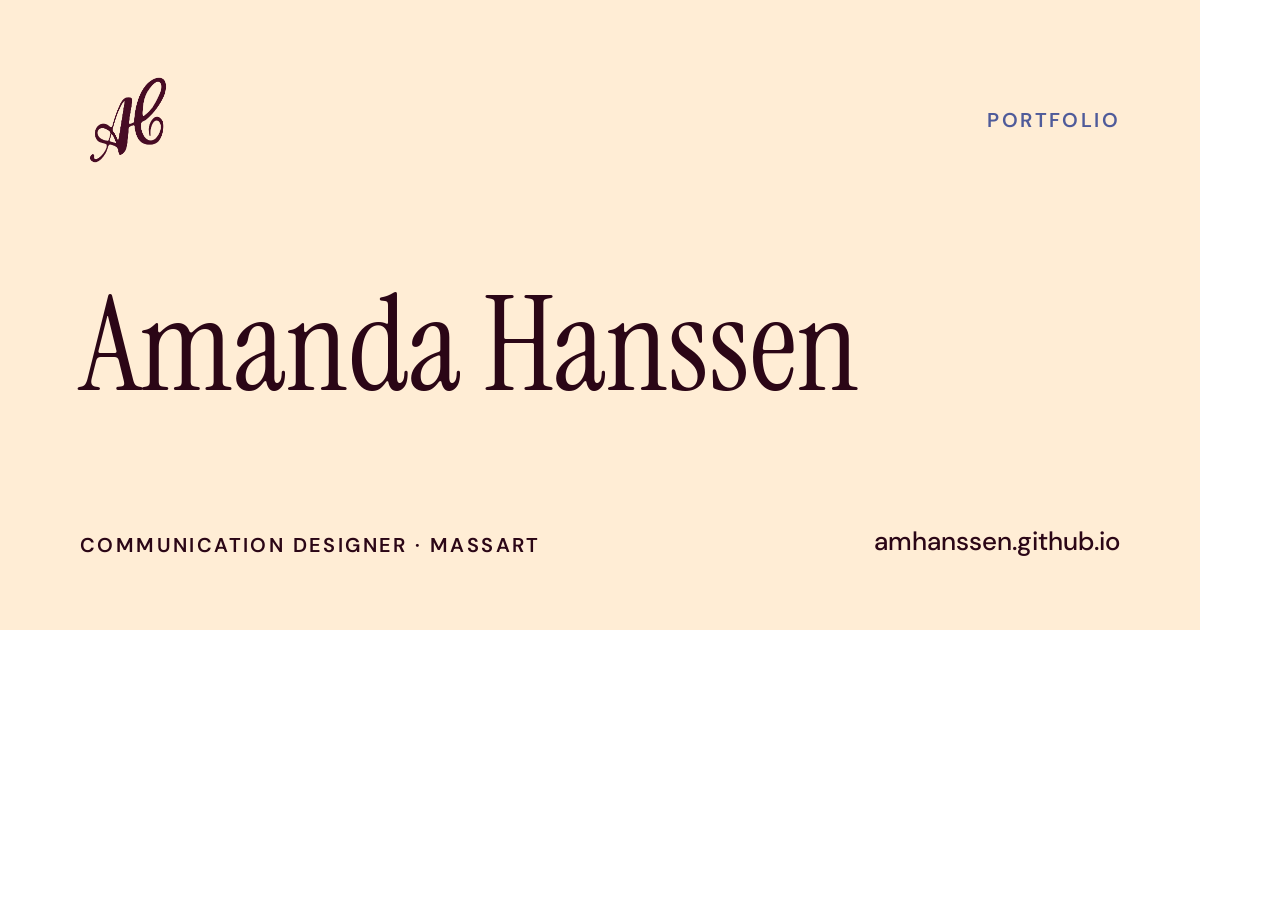
<file: scripts/share-card.html>
<!doctype html>
<html lang="en">
<head>
<meta charset="utf-8">
<title>Share card</title>
<!-- Rendered to images/share.jpg (1200×630) with headless Chrome. Matches the "Share card" frame in Figma. -->
<link href="https://fonts.googleapis.com/css2?family=DM+Sans:opsz,wght@9..40,500;9..40,600&family=Instrument+Serif:ital@0;1&display=swap" rel="stylesheet">
<style>
  * { margin: 0; box-sizing: border-box; }
  body { width: 1200px; height: 630px; overflow: hidden; }
  .card { width: 1200px; height: 630px; padding: 72px 80px; display: flex; flex-direction: column; justify-content: space-between;
    background: #FFEDD5; color: #2B0616; font-family: "DM Sans", sans-serif; }
  .top { display: flex; align-items: center; justify-content: space-between; }
  .mono { width: 96px; height: 96px; background: #470B24;
    -webkit-mask: url("../images/monogram.png") center / contain no-repeat; mask: url("../images/monogram.png") center / contain no-repeat; }
  .label { font-weight: 600; font-size: 20px; letter-spacing: .12em; text-transform: uppercase; color: #4F5B9A; }
  h1 { font: 400 132px/0.95 "Instrument Serif", serif; }
  h1 em { color: #4F5B9A; }
  .bottom { display: flex; justify-content: space-between; align-items: flex-end; }
  .url { font-weight: 500; font-size: 26px; }
</style>
</head>
<body>
<div class="card">
  <div class="top"><span class="mono"></span><span class="label">Portfolio</span></div>
  <h1>Amanda Hanssen</h1>
  <div class="bottom"><p class="label" style="color:#2B0616">Communication Designer · MassArt</p><p class="url">amhanssen.github.io</p></div>
</div>
</body>
</html>
</file>
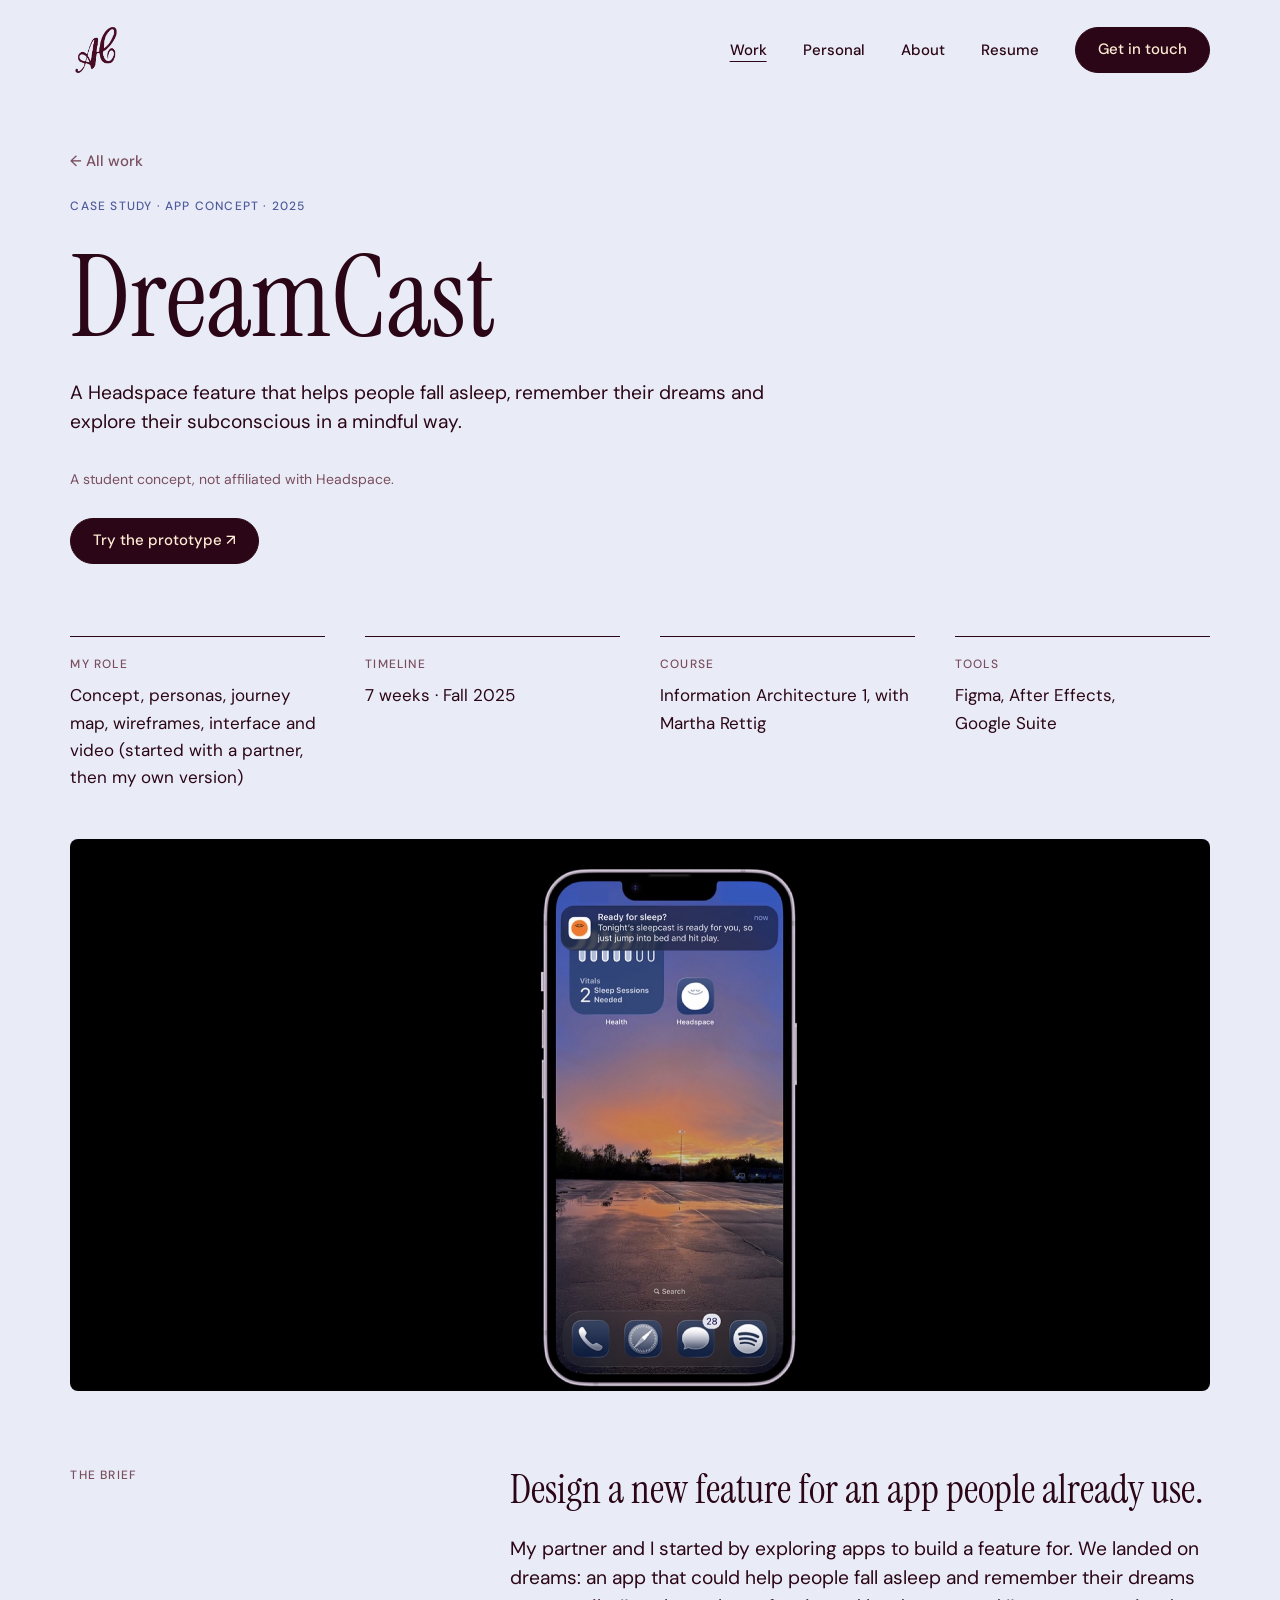
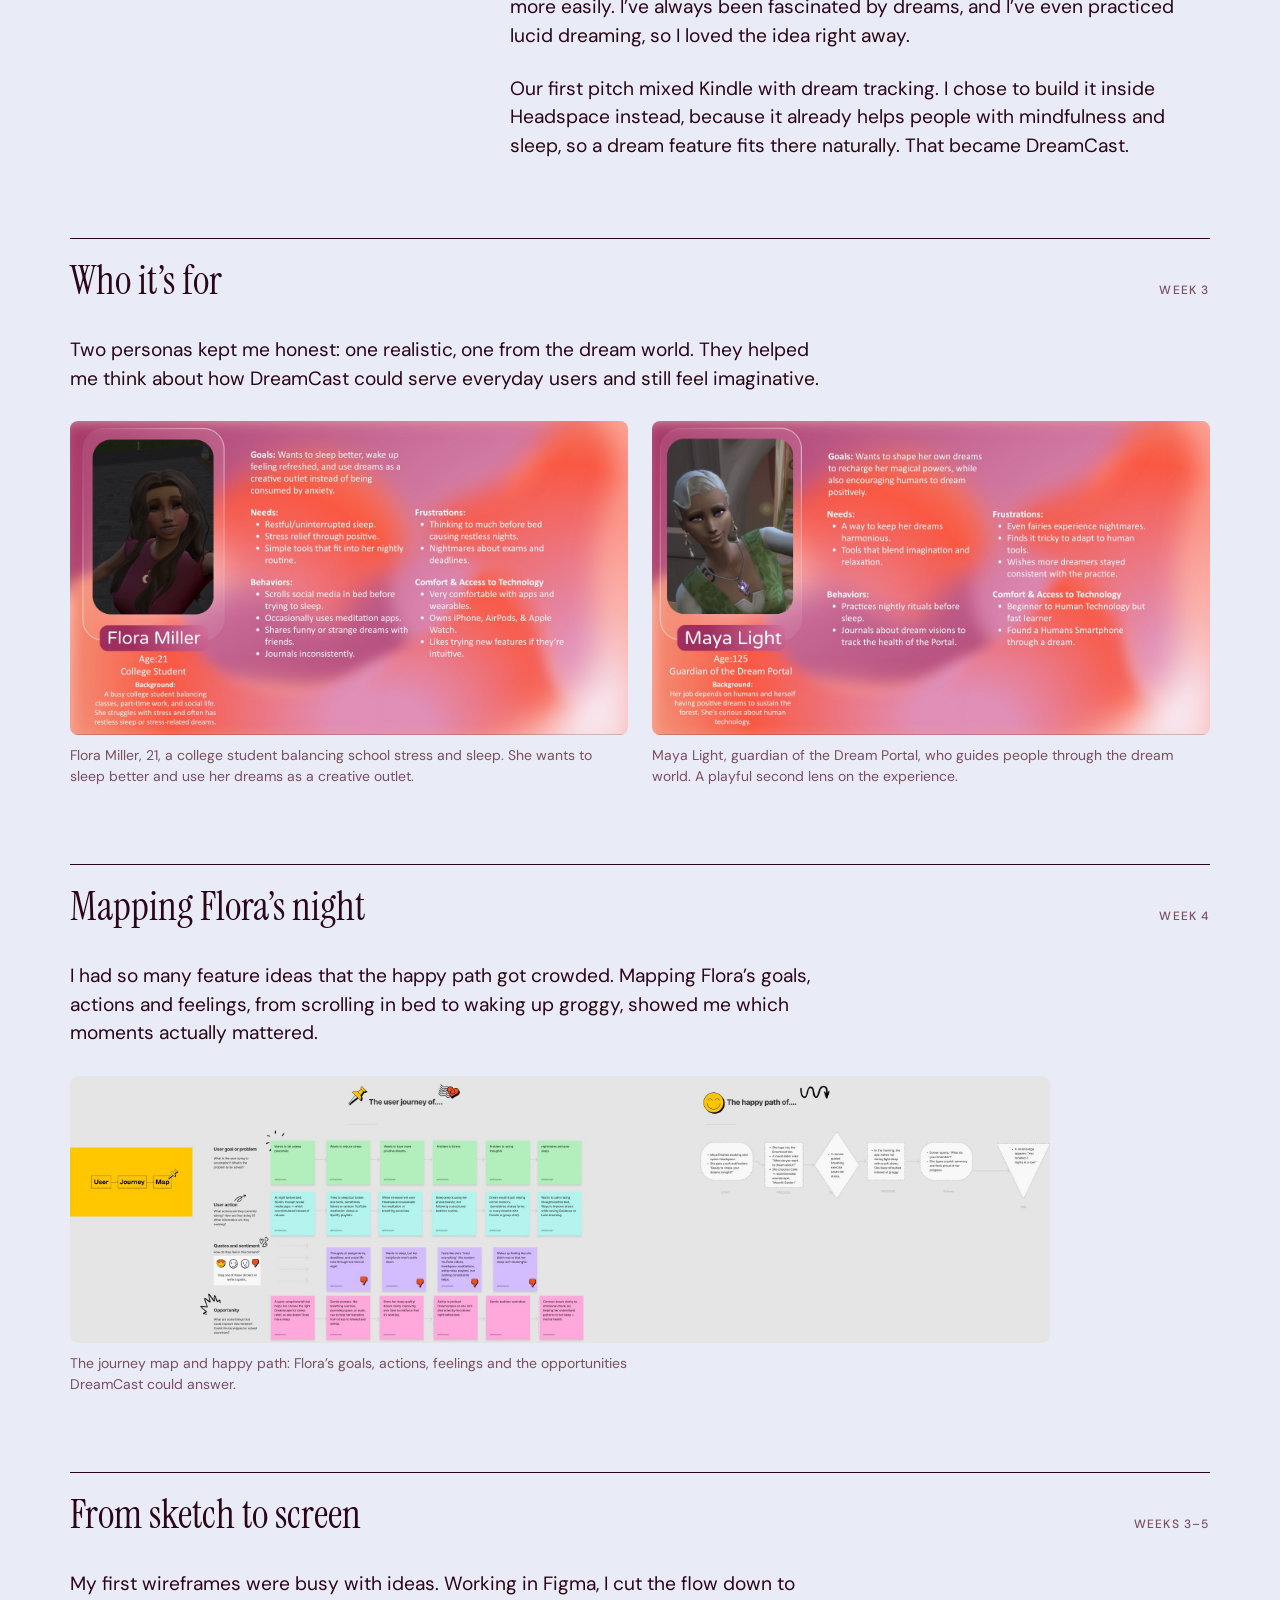
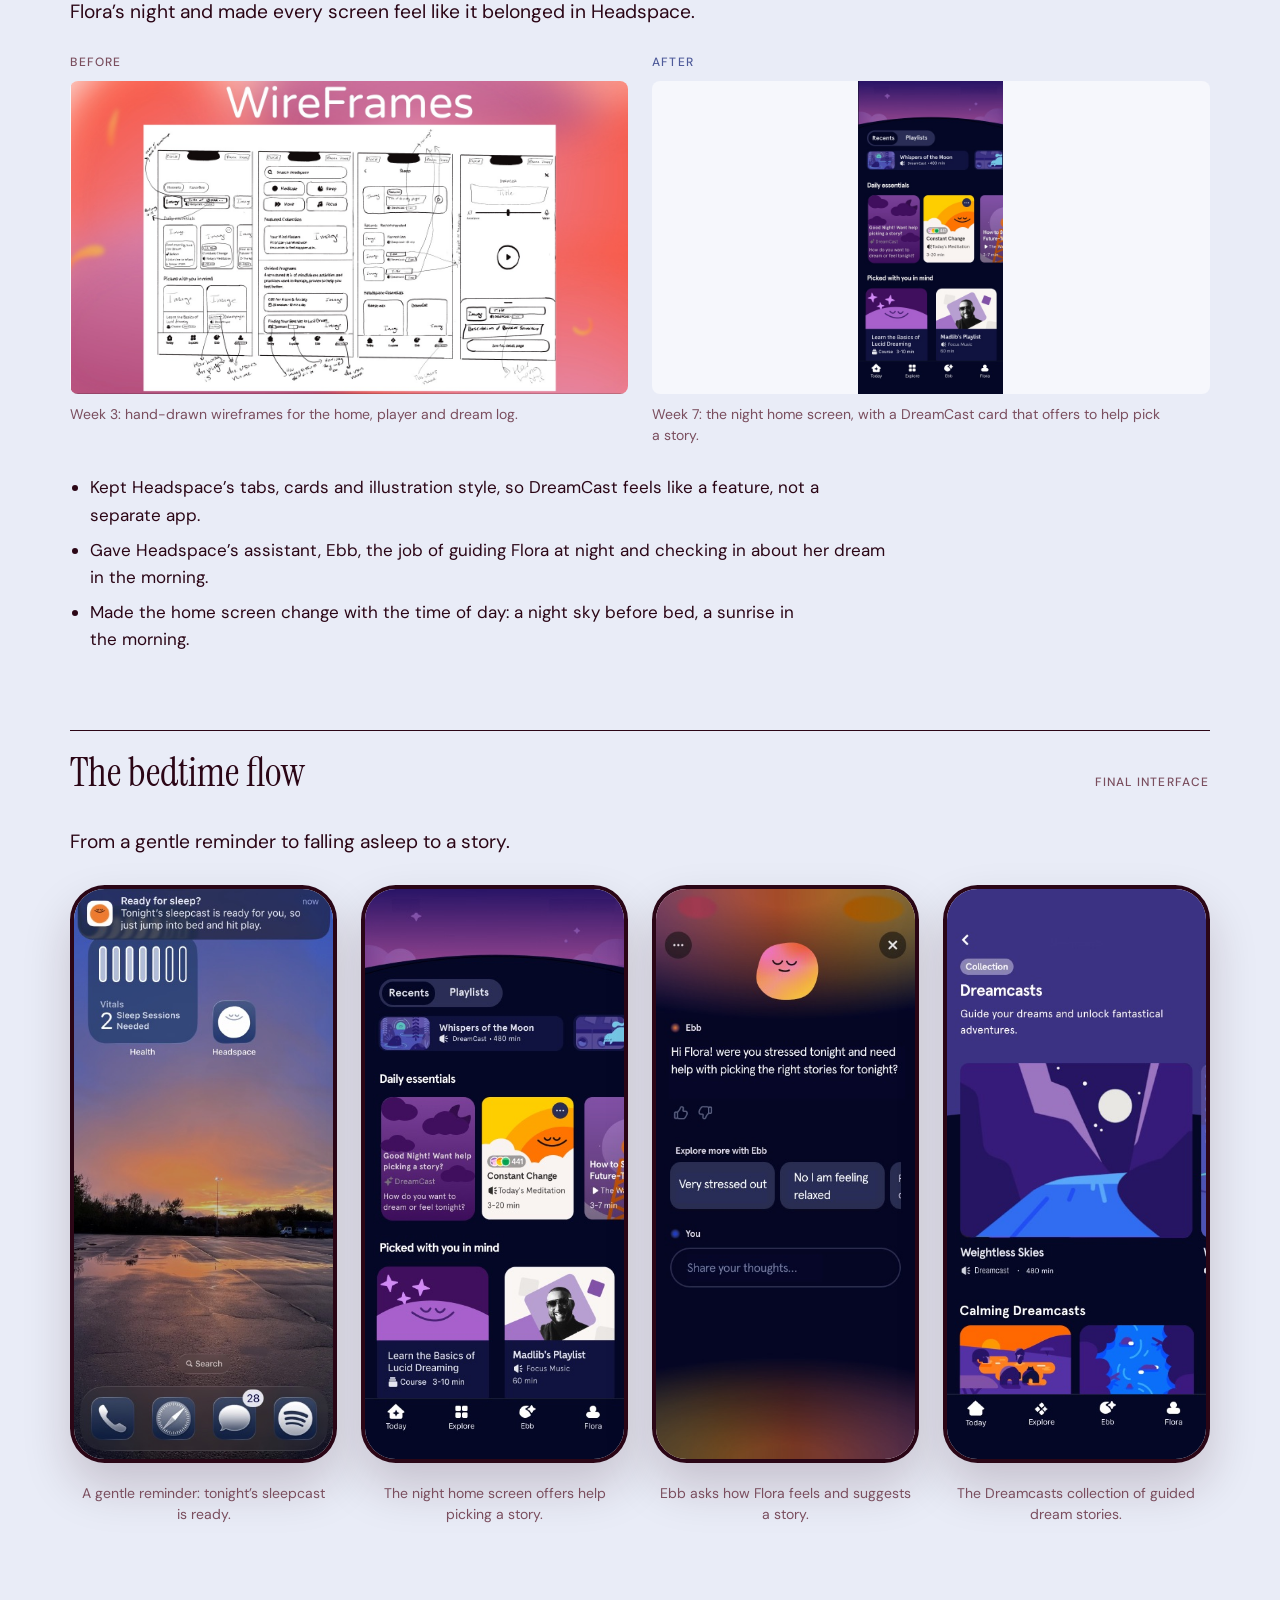
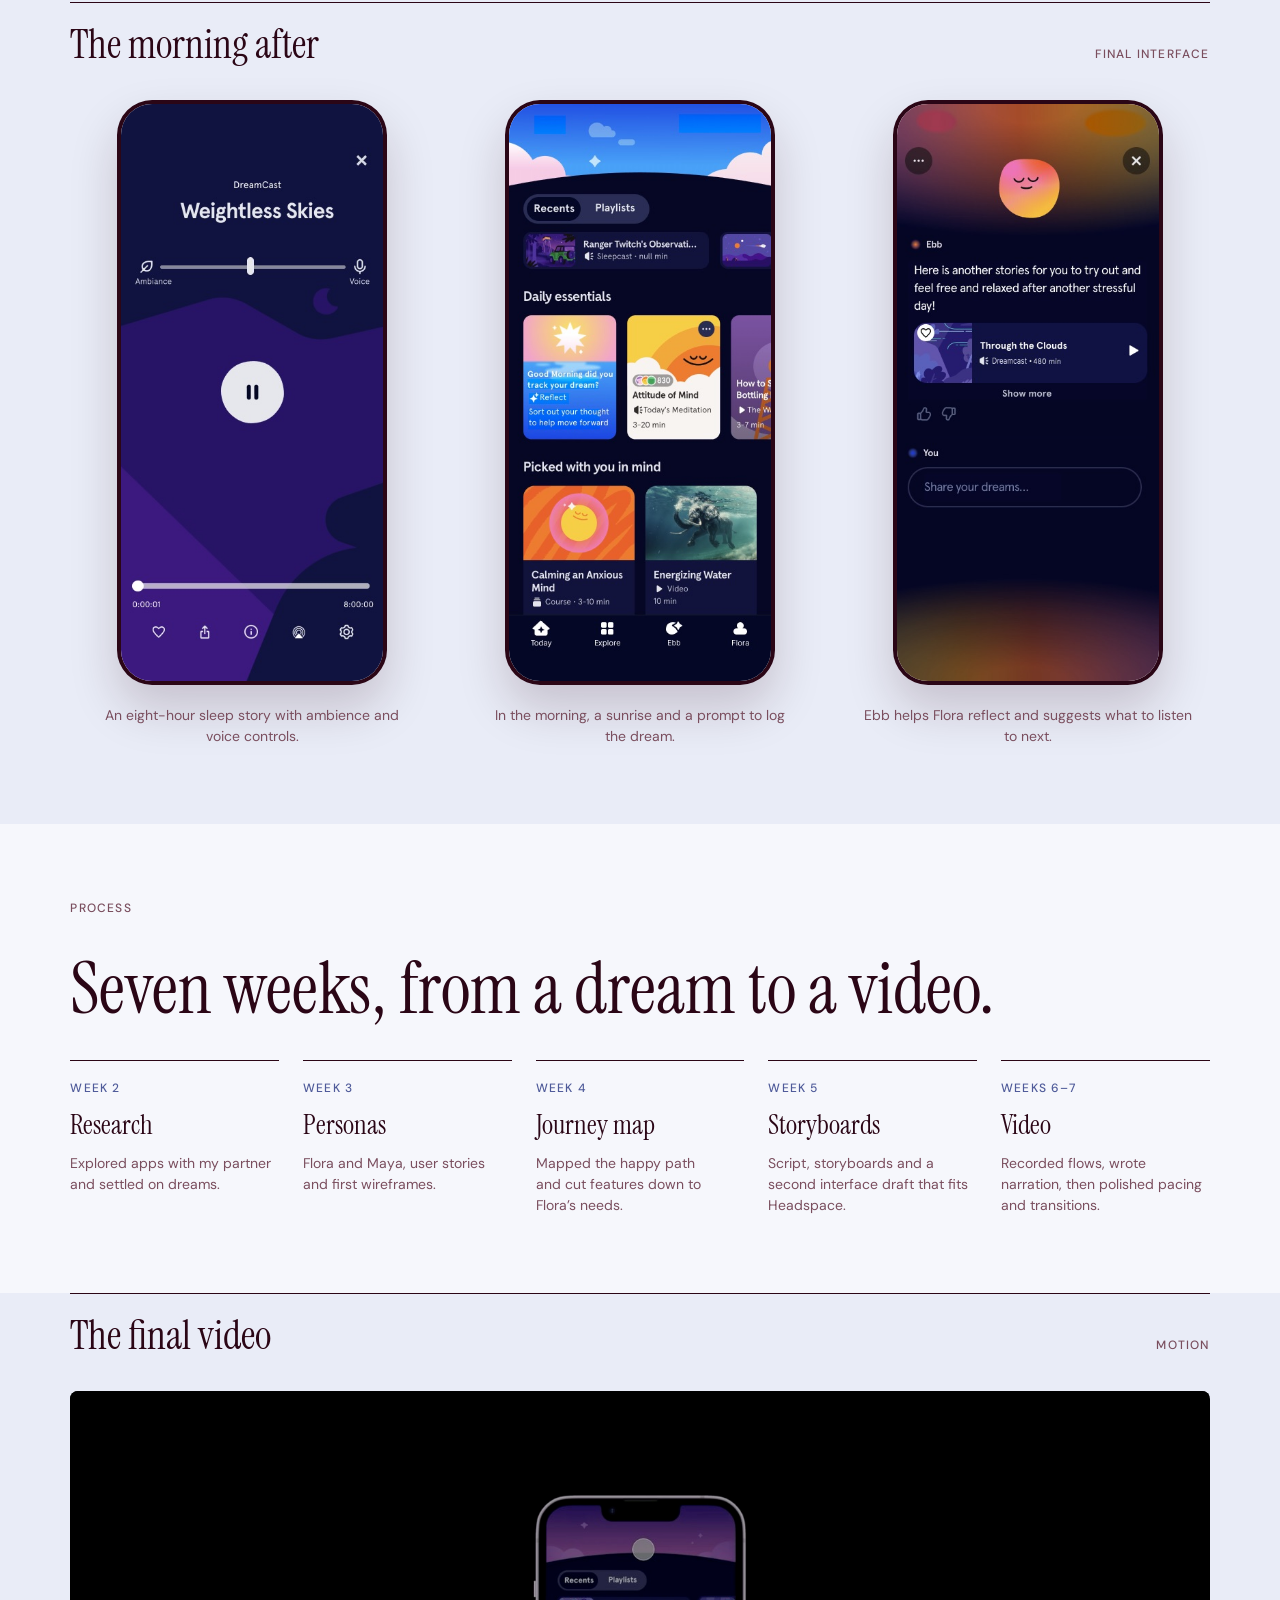
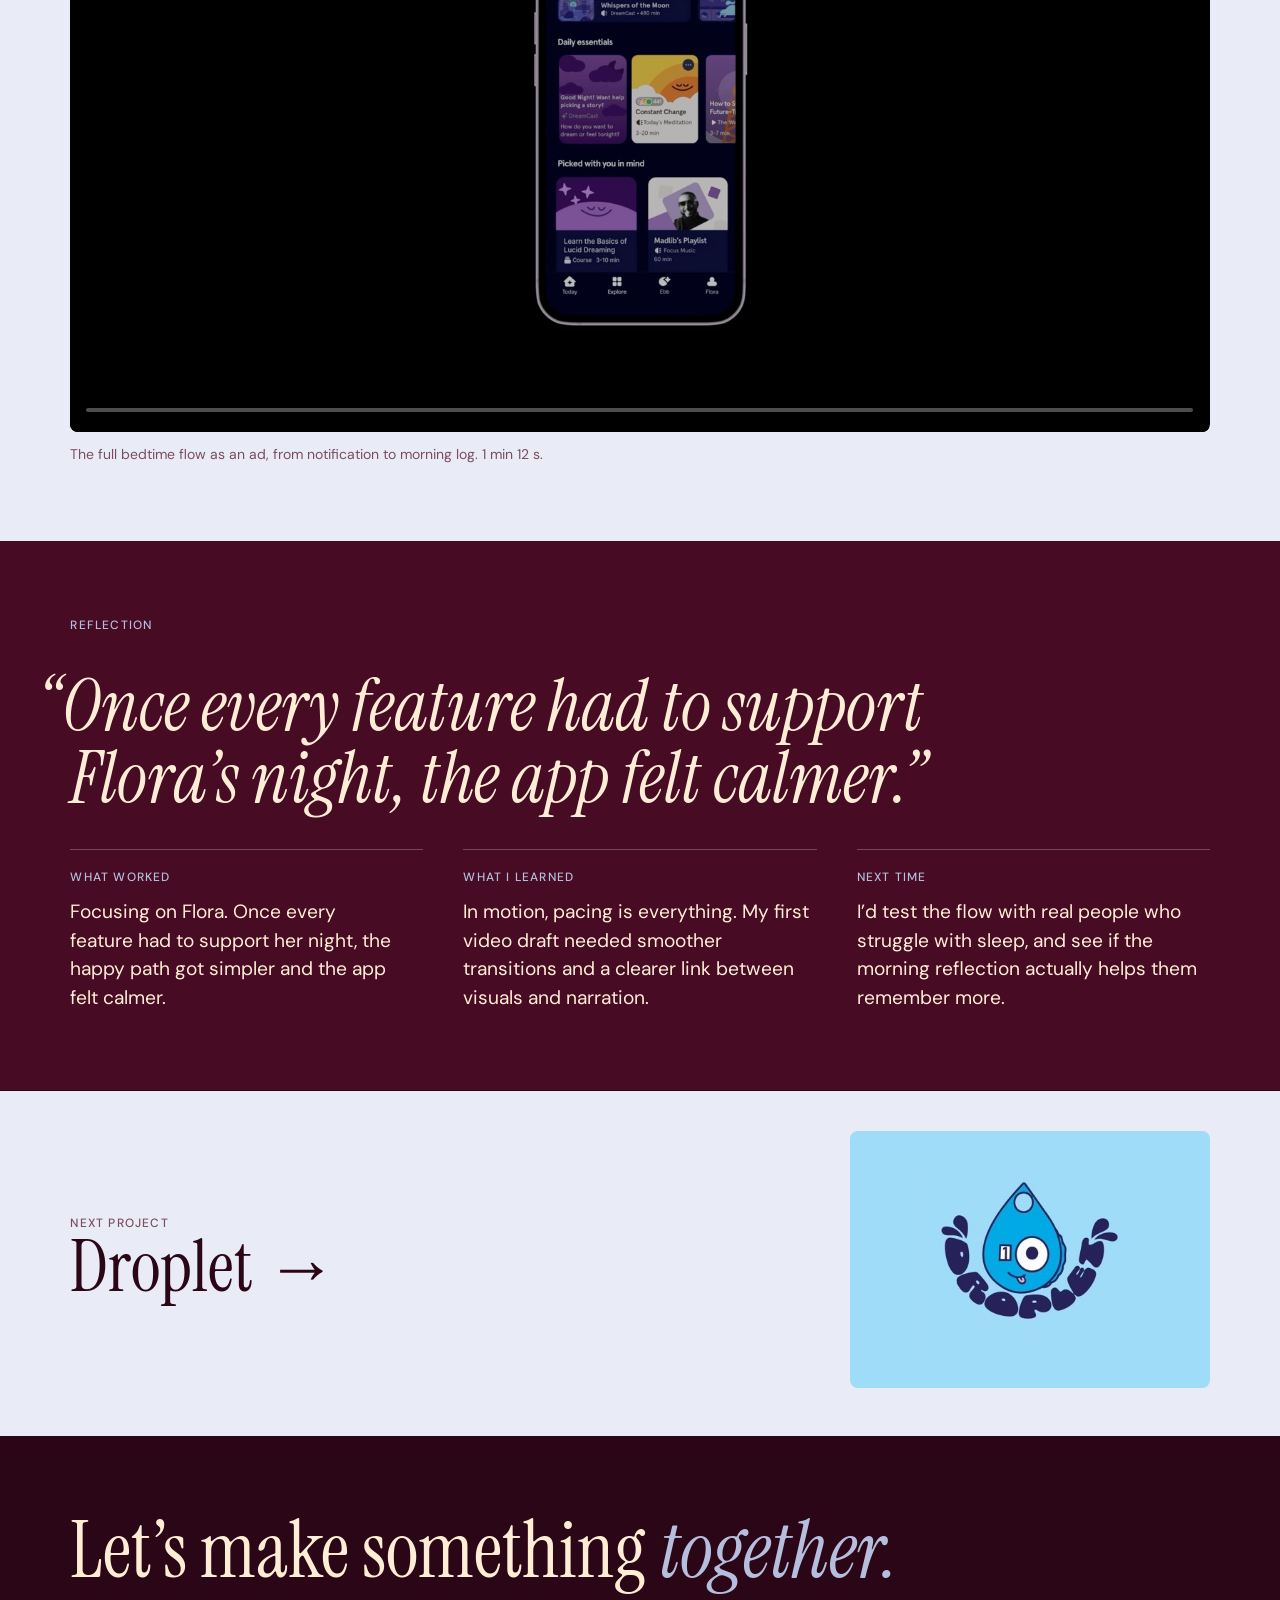
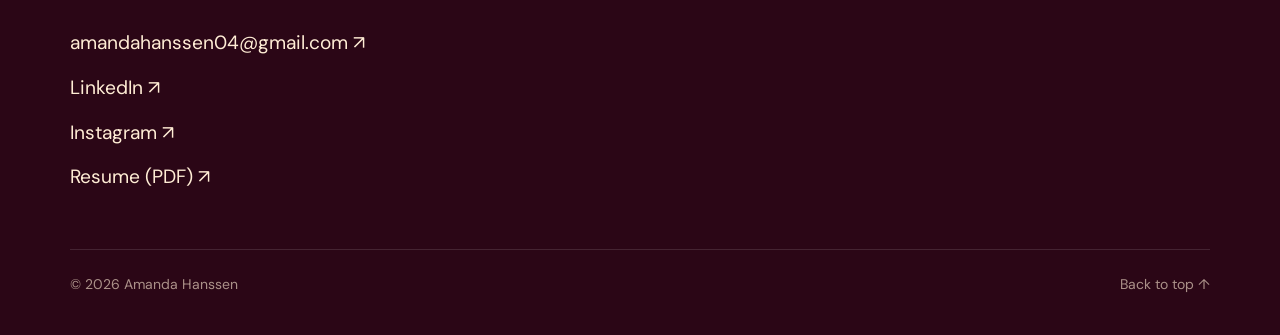
<file: work/dreamcast.html>
<!doctype html>
<html lang="en">
<head>
<meta charset="utf-8">
<meta name="viewport" content="width=device-width, initial-scale=1">
<title>DreamCast · Amanda Hanssen</title>
<meta name="description" content="A Headspace feature that helps people fall asleep, remember their dreams and explore their subconscious in a mindful way.">
<meta property="og:title" content="DreamCast · Amanda Hanssen">
<meta property="og:description" content="A Headspace feature that helps people fall asleep, remember their dreams and explore their subconscious in a mindful way.">
<meta property="og:image" content="https://amandahanssen.com/images/dreamcast/cover.jpg">
<meta property="og:url" content="https://amandahanssen.com/work/dreamcast.html">
<link rel="canonical" href="https://amandahanssen.com/work/dreamcast.html">
<meta name="twitter:card" content="summary_large_image">
<link rel="icon" type="image/png" href="../images/monogram.png">
<link rel="preconnect" href="https://fonts.googleapis.com">
<link rel="preconnect" href="https://fonts.gstatic.com" crossorigin>
<link href="https://fonts.googleapis.com/css2?family=DM+Sans:opsz,wght@9..40,400;9..40,500&family=Instrument+Serif:ital@0;1&display=swap" rel="stylesheet">
<link rel="stylesheet" href="../css/style.css">
<script src="../js/site.js" defer></script>
</head>
<body>
<div class="sky" id="top"><header class="wrap nav">
  <a class="brand" href="../index.html" aria-label="Amanda Hanssen, home"><span class="monogram" aria-hidden="true"></span></a>
  <button class="menu-btn" aria-expanded="false" aria-controls="menu">Menu</button>
  <ul class="nav-links" id="menu">
    <li><a href="../index.html#work" aria-current="page">Work</a></li>
    <li><a href="../personal.html">Personal</a></li>
    <li><a href="../about.html">About</a></li>
    <li><a href="../files/Amanda-Hanssen-Resume.pdf" target="_blank" rel="noopener">Resume</a></li>
    <li><a class="btn" href="mailto:amandahanssen04@gmail.com">Get in touch</a></li>
  </ul>
</header>
<section class="wrap cs-hero">
  <a class="back" href="../index.html#work">← All work</a>
  <p class="label accent">Case study · App concept · 2025</p>
  <h1 class="display-xl">DreamCast</h1>
  <p class="body-l measure">A Headspace feature that helps people fall asleep, remember their dreams and explore their subconscious in a mindful way.</p>
  <p class="body-s muted measure cs-note">A student concept, not affiliated with Headspace.</p>
  <div class="btns"><a class="btn" href="https://www.figma.com/proto/WoM22UAjFxfXVJeuQMfhNq/Listen-up-project?page-id=49%3A2&amp;scaling=scale-down&amp;content-scaling=fixed" target="_blank" rel="noopener">Try the prototype ↗</a></div>
  
</section></div>
<div class="wrap facts"><div><p class="label muted">My role</p><p>Concept, personas, journey map, wireframes, interface and video (started with a partner, then my own version)</p></div><div><p class="label muted">Timeline</p><p>7 weeks · Fall 2025</p></div><div><p class="label muted">Course</p><p>Information Architecture 1, with Martha Rettig</p></div><div><p class="label muted">Tools</p><p>Figma, After Effects, Google Suite</p></div></div><section class="wrap"><div class="media"><figure class="fit on-ink" style="aspect-ratio:1280/620"><img src="../images/dreamcast/cover.jpg" alt="DreamCast notification on an iPhone" loading="lazy"></figure></div></section>
<section class="wrap split"><p class="label muted">The brief</p><div class="stack"><h2 class="heading-m">Design a new feature for an app people already use.</h2><p class="body-l">My partner and I started by exploring apps to build a feature for. We landed on dreams: an app that could help people fall asleep and remember their dreams more easily. I’ve always been fascinated by dreams, and I’ve even practiced lucid dreaming, so I loved the idea right away.</p><p class="body-l">Our first pitch mixed Kindle with dream tracking. I chose to build it inside Headspace instead, because it already helps people with mindfulness and sleep, so a dream feature fits there naturally. That became DreamCast.</p></div></section>
<section class="wrap"><div class="section-head"><h2 class="heading-m">Who it’s for</h2><span class="label muted">Week 3</span></div><p class="body-l measure story-intro">Two personas kept me honest: one realistic, one from the dream world. They helped me think about how DreamCast could serve everyday users and still feel imaginative.</p><div class="grid cols-2"><div class="capfig"><figure class="" style="aspect-ratio:16/9"><img src="../images/dreamcast/persona-flora.jpg" alt="Persona: Flora Miller" loading="lazy"></figure><p class="body-s muted caption">Flora Miller, 21, a college student balancing school stress and sleep. She wants to sleep better and use her dreams as a creative outlet.</p></div><div class="capfig"><figure class="" style="aspect-ratio:16/9"><img src="../images/dreamcast/persona-maya.jpg" alt="Persona: Maya Light" loading="lazy"></figure><p class="body-s muted caption">Maya Light, guardian of the Dream Portal, who guides people through the dream world. A playful second lens on the experience.</p></div></div></section>
<section class="wrap"><div class="section-head"><h2 class="heading-m">Mapping Flora’s night</h2><span class="label muted">Week 4</span></div><p class="body-l measure story-intro">I had so many feature ideas that the happy path got crowded. Mapping Flora’s goals, actions and feelings, from scrolling in bed to waking up groggy, showed me which moments actually mattered.</p><div class="grid cols-1"><div class="capfig"><figure class="fit on-paper" style="aspect-ratio:2800/762"><img src="../images/dreamcast/journey-map.jpg" alt="DreamCast journey map and happy path" loading="lazy"></figure><p class="body-s muted caption">The journey map and happy path: Flora’s goals, actions, feelings and the opportunities DreamCast could answer.</p></div></div></section>
<section class="wrap"><div class="section-head"><h2 class="heading-m">From sketch to screen</h2><span class="label muted">Weeks 3–5</span></div><p class="body-l measure story-intro">My first wireframes were busy with ideas. Working in Figma, I cut the flow down to Flora’s night and made every screen feel like it belonged in Headspace.</p><div class="ba">
  <div><p class="label muted">Before</p><div class="capfig"><figure class="fit on-paper" style="aspect-ratio:16/9"><img src="../images/dreamcast/wireframes.jpg" alt="Hand-drawn wireframes" loading="lazy"></figure><p class="body-s muted caption">Week 3: hand-drawn wireframes for the home, player and dream log.</p></div></div>
  <div><p class="label accent">After</p><div class="capfig"><figure class="fit on-ink" style="aspect-ratio:16/9"><img src="../images/dreamcast/night-home.jpg" alt="Final night home screen" loading="lazy"></figure><p class="body-s muted caption">Week 7: the night home screen, with a DreamCast card that offers to help pick a story.</p></div></div>
</div><ul class="changes"><li>Kept Headspace’s tabs, cards and illustration style, so DreamCast feels like a feature, not a separate app.</li><li>Gave Headspace’s assistant, Ebb, the job of guiding Flora at night and checking in about her dream in the morning.</li><li>Made the home screen change with the time of day: a night sky before bed, a sunrise in the morning.</li></ul></section>
<section class="wrap"><div class="section-head"><h2 class="heading-m">The bedtime flow</h2><span class="label muted">Final interface</span></div><p class="body-l measure story-intro">From a gentle reminder to falling asleep to a story.</p><div class="phone-row cols-4"><figure><div class="phone"><img src="../images/dreamcast/notification.jpg" alt="Bedtime notification" loading="lazy"></div><figcaption class="body-s muted">A gentle reminder: tonight’s sleepcast is ready.</figcaption></figure><figure><div class="phone"><img src="../images/dreamcast/night-home.jpg" alt="Night home screen" loading="lazy"></div><figcaption class="body-s muted">The night home screen offers help picking a story.</figcaption></figure><figure><div class="phone"><img src="../images/dreamcast/ebb-story.jpg" alt="Ebb helping pick a story" loading="lazy"></div><figcaption class="body-s muted">Ebb asks how Flora feels and suggests a story.</figcaption></figure><figure><div class="phone"><img src="../images/dreamcast/dreamcasts.jpg" alt="Dreamcasts collection" loading="lazy"></div><figcaption class="body-s muted">The Dreamcasts collection of guided dream stories.</figcaption></figure></div></section>
<section class="wrap"><div class="section-head"><h2 class="heading-m">The morning after</h2><span class="label muted">Final interface</span></div><div class="phone-row cols-3"><figure><div class="phone"><img src="../images/dreamcast/listening.jpg" alt="Sleep story player" loading="lazy"></div><figcaption class="body-s muted">An eight-hour sleep story with ambience and voice controls.</figcaption></figure><figure><div class="phone"><img src="../images/dreamcast/morning-home.jpg" alt="Morning home screen" loading="lazy"></div><figcaption class="body-s muted">In the morning, a sunrise and a prompt to log the dream.</figcaption></figure><figure><div class="phone"><img src="../images/dreamcast/ebb-reflect.jpg" alt="Ebb dream reflection" loading="lazy"></div><figcaption class="body-s muted">Ebb helps Flora reflect and suggests what to listen to next.</figcaption></figure></div></section>
<section class="process"><div class="wrap"><p class="label muted">Process</p><h2 class="display-l">Seven weeks, from a dream to a video.</h2><div class="steps"><div><p class="label accent">Week 2</p><h3 class="heading-s">Research</h3><p class="body-s muted">Explored apps with my partner and settled on dreams.</p></div><div><p class="label accent">Week 3</p><h3 class="heading-s">Personas</h3><p class="body-s muted">Flora and Maya, user stories and first wireframes.</p></div><div><p class="label accent">Week 4</p><h3 class="heading-s">Journey map</h3><p class="body-s muted">Mapped the happy path and cut features down to Flora’s needs.</p></div><div><p class="label accent">Week 5</p><h3 class="heading-s">Storyboards</h3><p class="body-s muted">Script, storyboards and a second interface draft that fits Headspace.</p></div><div><p class="label accent">Weeks 6–7</p><h3 class="heading-s">Video</h3><p class="body-s muted">Recorded flows, wrote narration, then polished pacing and transitions.</p></div></div></div></section>
<section class="wrap"><div class="section-head"><h2 class="heading-m">The final video</h2><span class="label muted">Motion</span></div><figure class="video"><video controls playsinline preload="none" poster="../images/dreamcast/video-poster.jpg"><source src="../videos/dreamcast.mp4" type="video/mp4">Your browser can’t play this video.</video><figcaption class="body-s muted">The full bedtime flow as an ad, from notification to morning log. 1 min 12 s.</figcaption></figure></section>
<section class="dark reflection"><div class="wrap">
  <p class="label light">Reflection</p>
  <p class="display-l quote hang">“Once every feature had to support Flora’s night, the app felt calmer.”</p>
  <div class="reflect-grid"><div><p class="label light">What worked</p><p class="body-l">Focusing on Flora. Once every feature had to support her night, the happy path got simpler and the app felt calmer.</p></div><div><p class="label light">What I learned</p><p class="body-l">In motion, pacing is everything. My first video draft needed smoother transitions and a clearer link between visuals and narration.</p></div><div><p class="label light">Next time</p><p class="body-l">I’d test the flow with real people who struggle with sleep, and see if the morning reflection actually helps them remember more.</p></div></div>
</div></section>
<a class="wrap next" href="droplet.html">
  <div><p class="label muted">Next project</p><p class="display-l">Droplet →</p></div>
  <div class="cover"><img src="../images/droplet/cover.jpg" alt="The Droplet logo: a blue water-drop character above a curved wordmark" loading="lazy"></div>
</a>
<footer>
  <div class="wrap">
    <div class="foot-top">
      <p class="display-xl">Let’s make something <em>together.</em></p>
      <ul class="foot-links">
        <li><a href="mailto:amandahanssen04@gmail.com">amandahanssen04@gmail.com ↗</a></li>
        <li><a href="https://www.linkedin.com/in/amanda-hanssen-8711a0237/" target="_blank" rel="noopener">LinkedIn ↗</a></li>
        <li><a href="https://www.instagram.com/reidlinmae/" target="_blank" rel="noopener">Instagram ↗</a></li>
        <li><a href="../files/Amanda-Hanssen-Resume.pdf" target="_blank" rel="noopener">Resume (PDF) ↗</a></li>
      </ul>
    </div>
    <div class="foot-bottom body-s"><span>© 2026 Amanda Hanssen</span><a href="#top">Back to top ↑</a></div>
  </div>
</footer>
</body>
</html>
</file>
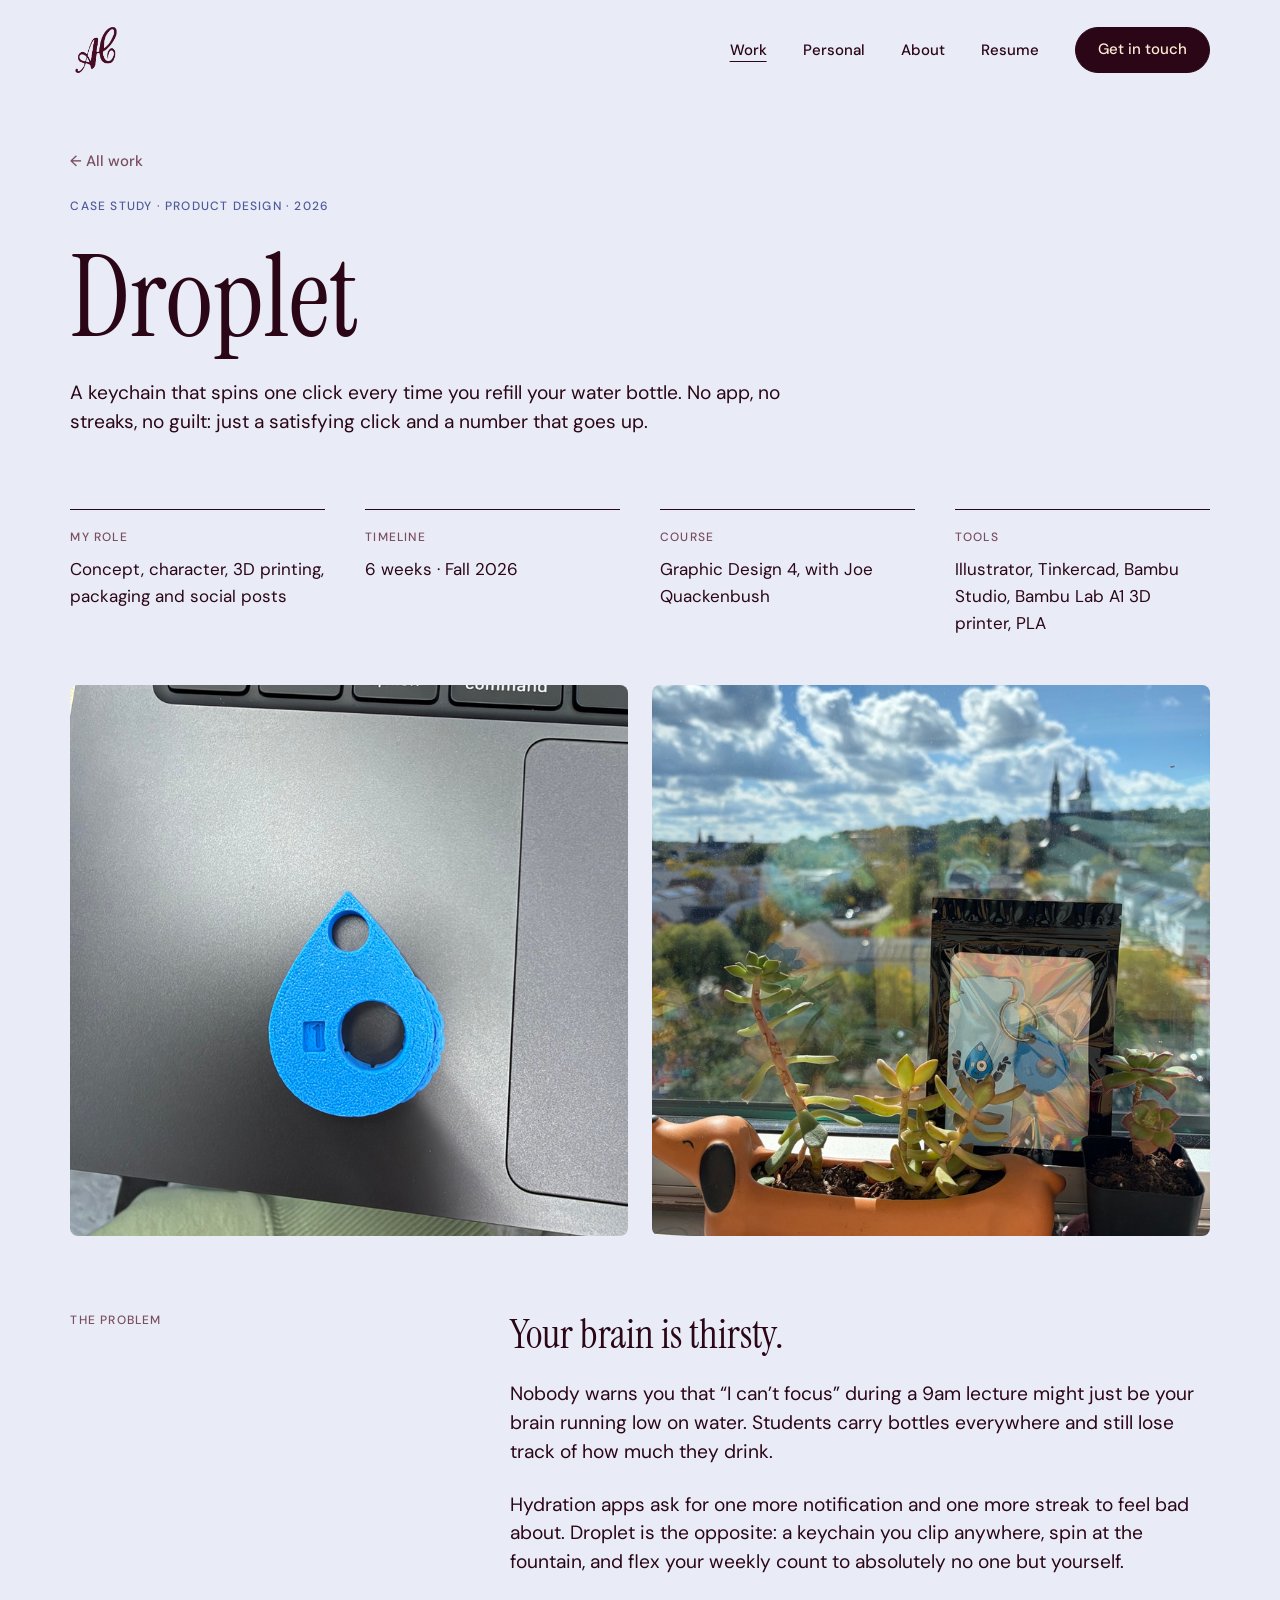
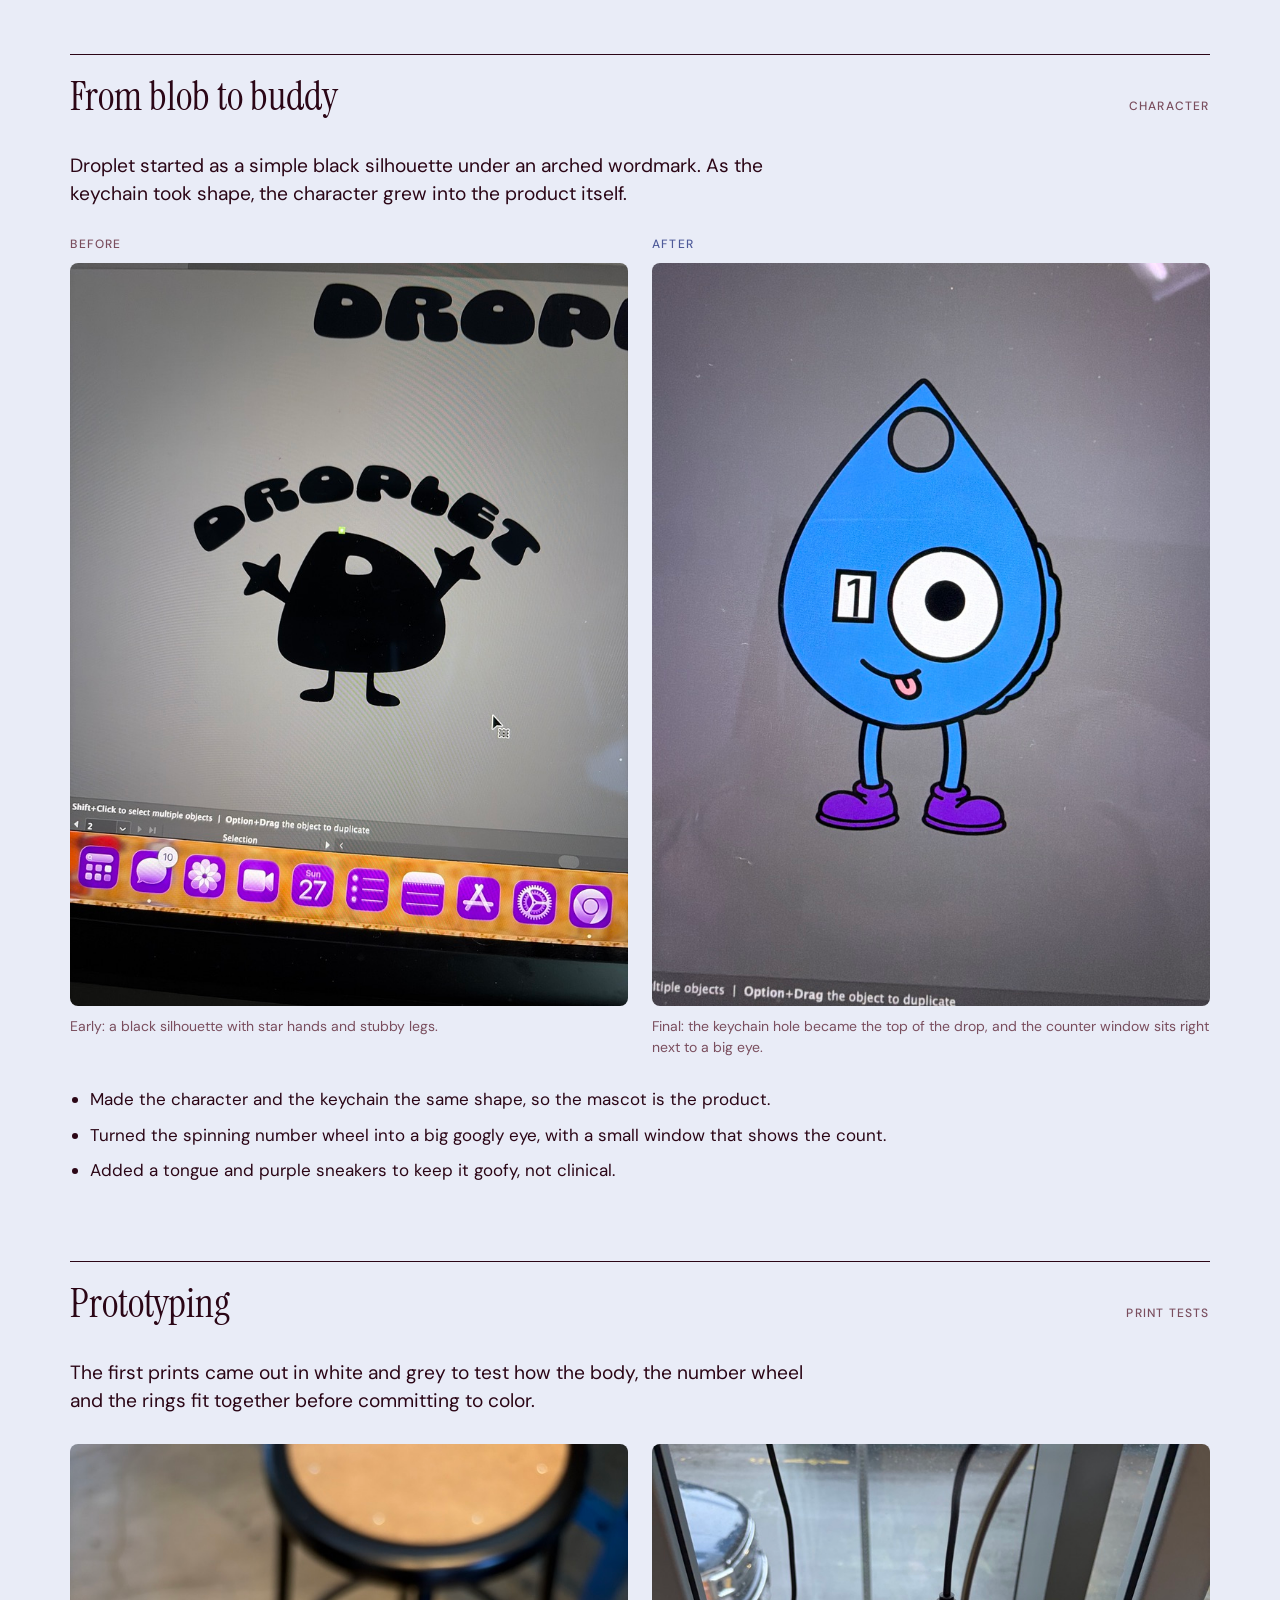
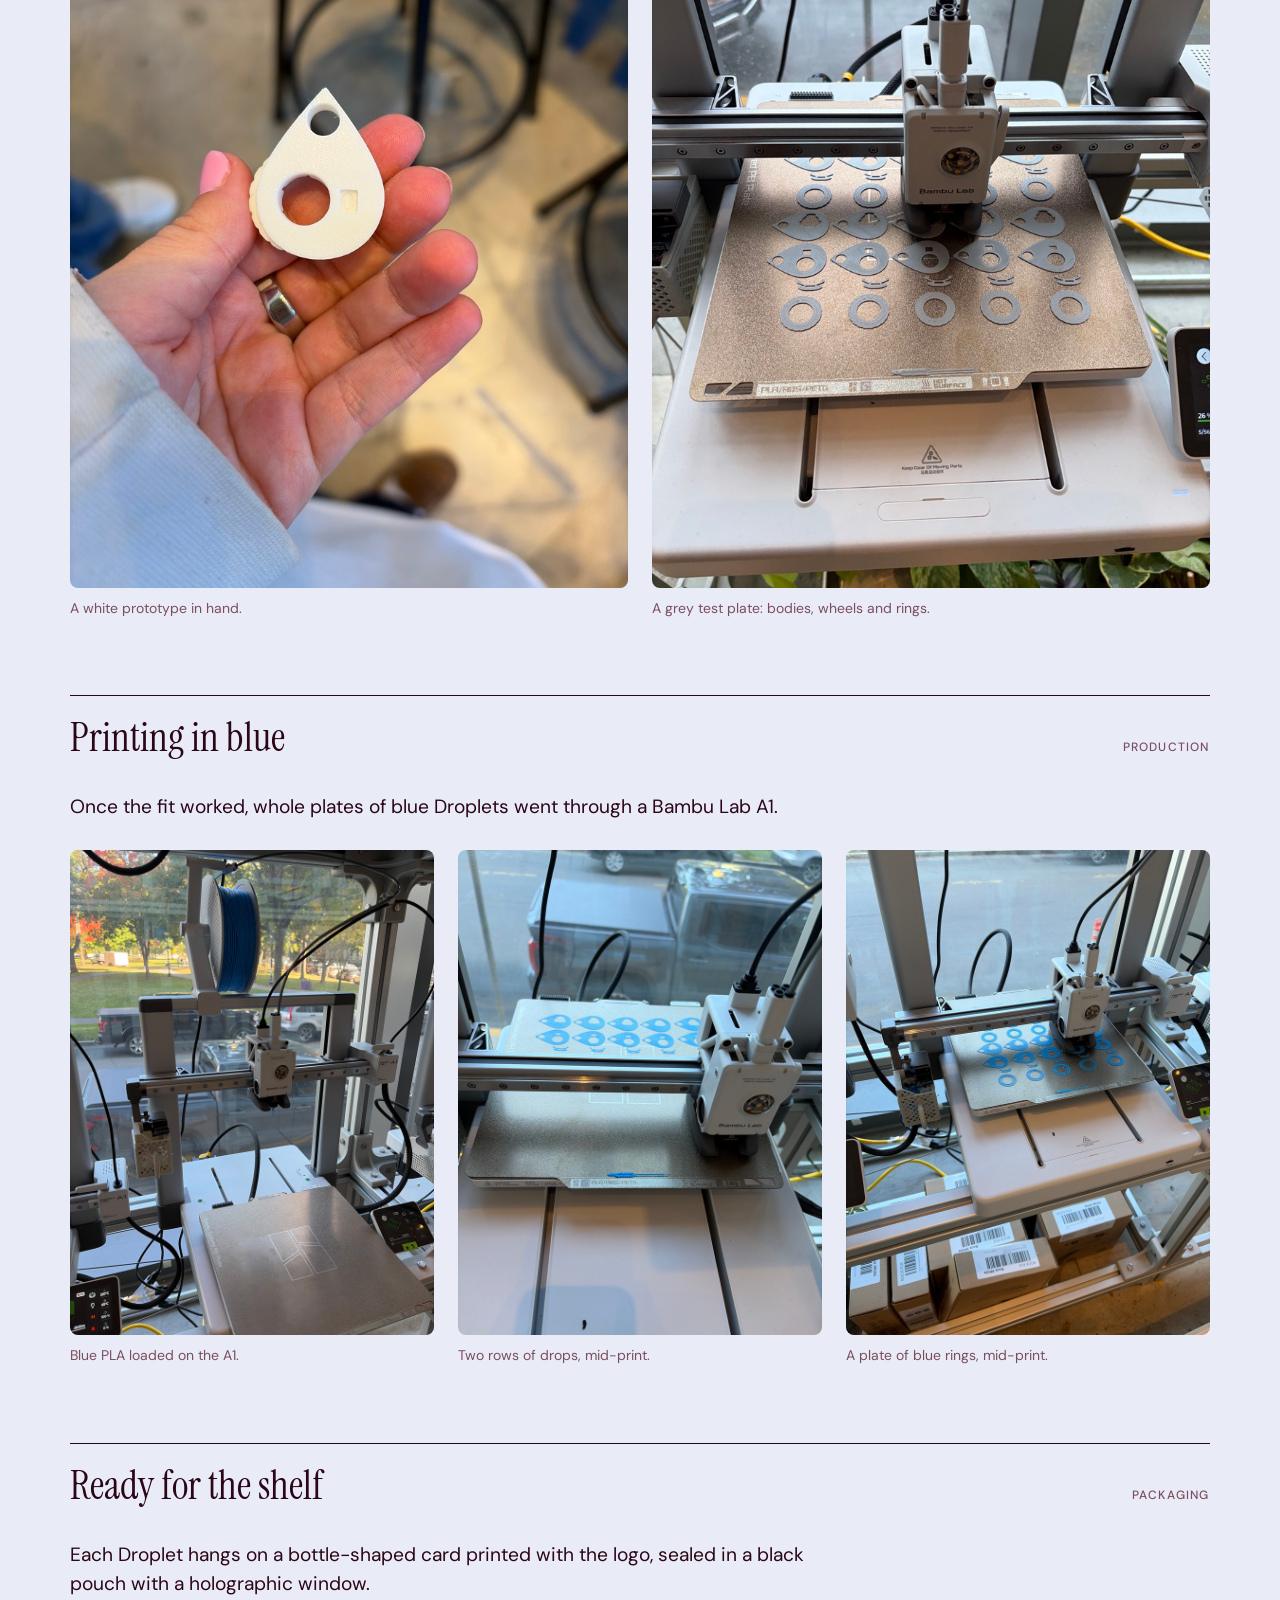
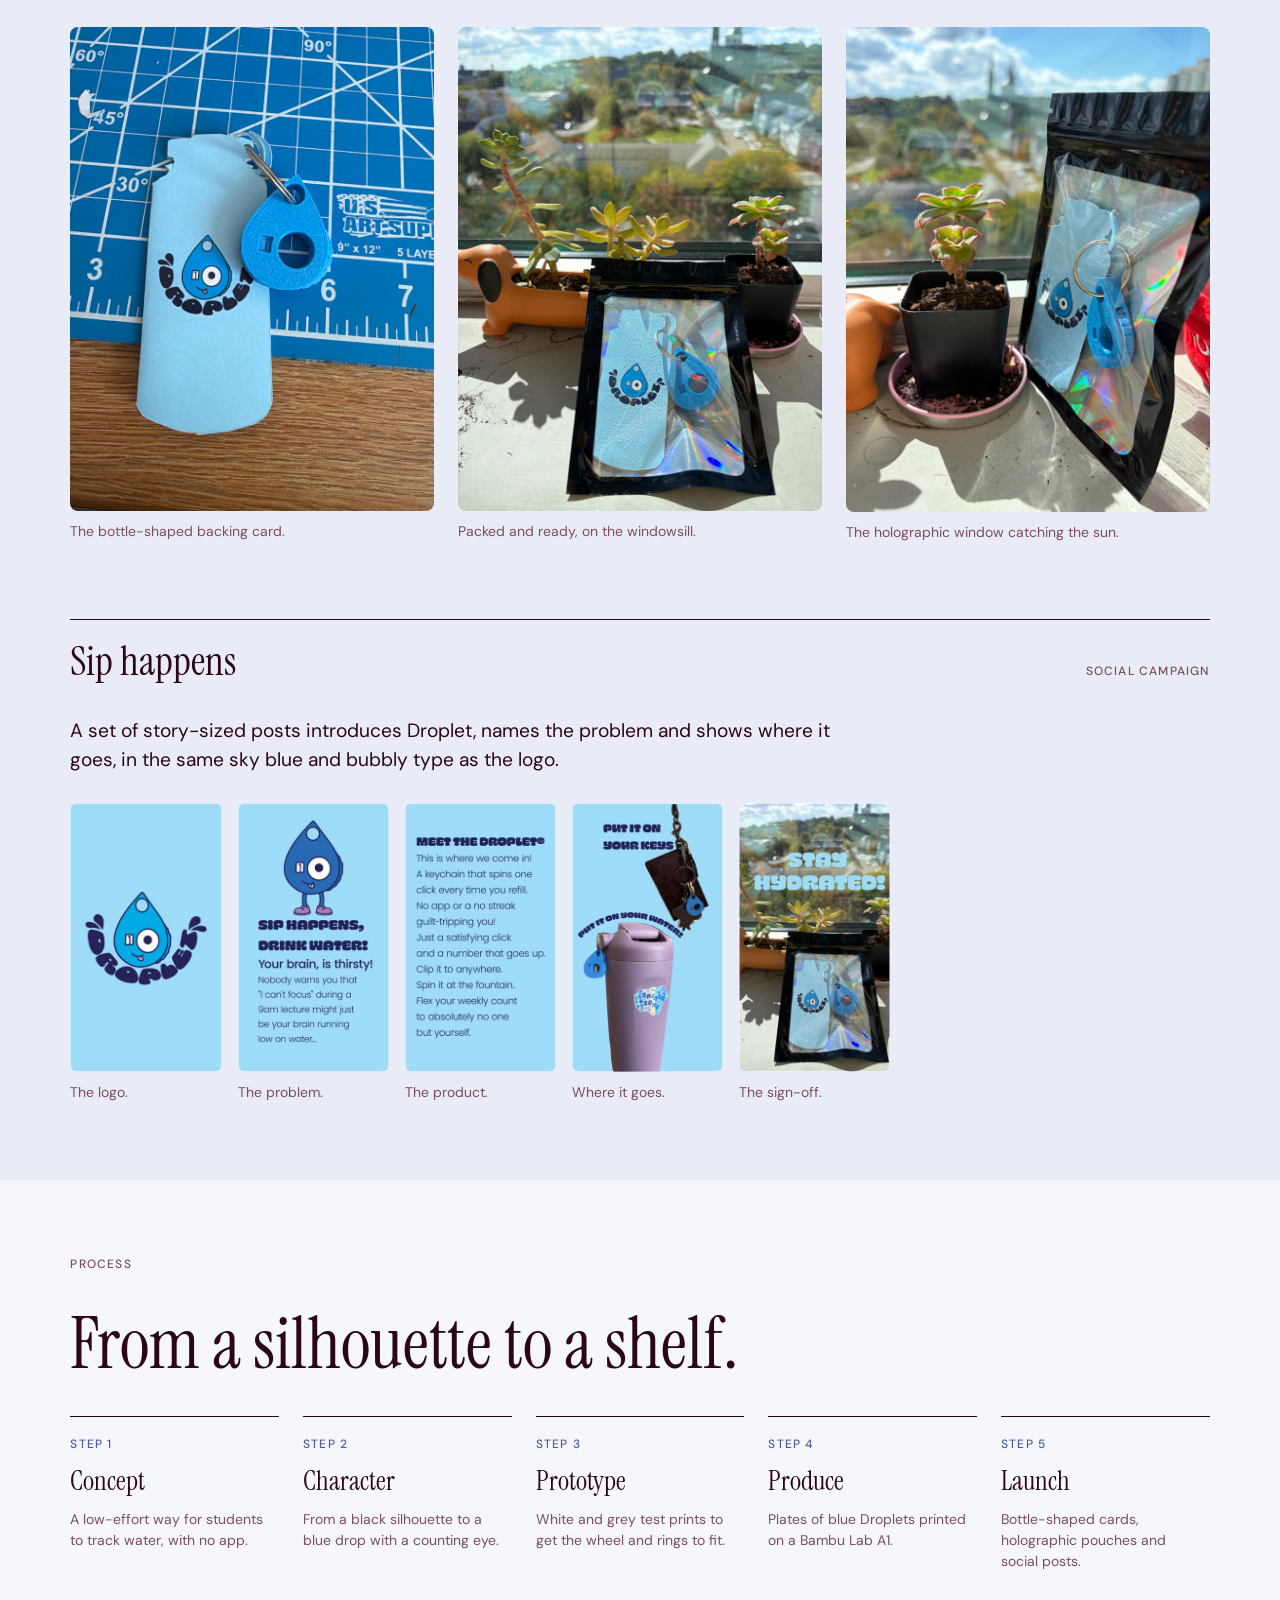
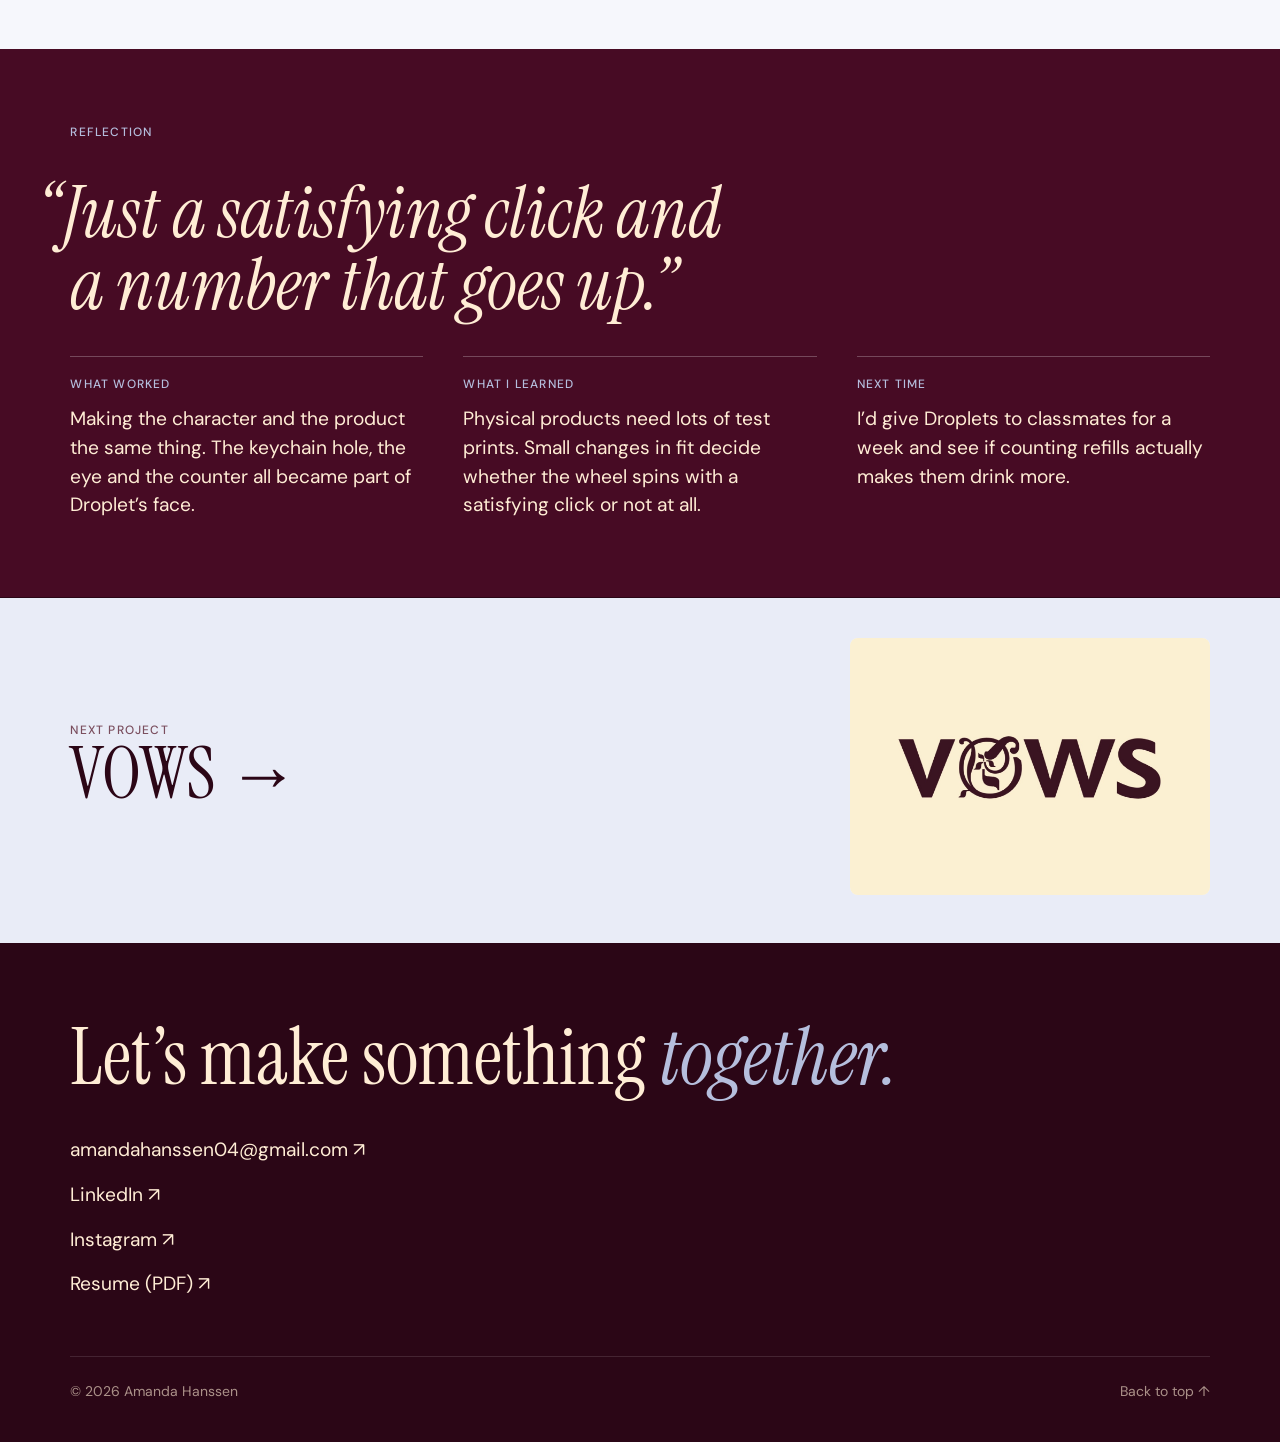
<file: work/droplet.html>
<!doctype html>
<html lang="en">
<head>
<meta charset="utf-8">
<meta name="viewport" content="width=device-width, initial-scale=1">
<title>Droplet · Amanda Hanssen</title>
<meta name="description" content="A keychain that spins one click every time you refill your water bottle. No app, no streaks, no guilt: just a satisfying click and a number that goes up.">
<meta property="og:title" content="Droplet · Amanda Hanssen">
<meta property="og:description" content="A keychain that spins one click every time you refill your water bottle. No app, no streaks, no guilt: just a satisfying click and a number that goes up.">
<meta property="og:image" content="https://amandahanssen.com/images/droplet/cover.jpg">
<meta property="og:url" content="https://amandahanssen.com/work/droplet.html">
<link rel="canonical" href="https://amandahanssen.com/work/droplet.html">
<meta name="twitter:card" content="summary_large_image">
<link rel="icon" type="image/png" href="../images/monogram.png">
<link rel="preconnect" href="https://fonts.googleapis.com">
<link rel="preconnect" href="https://fonts.gstatic.com" crossorigin>
<link href="https://fonts.googleapis.com/css2?family=DM+Sans:opsz,wght@9..40,400;9..40,500&family=Instrument+Serif:ital@0;1&display=swap" rel="stylesheet">
<link rel="stylesheet" href="../css/style.css">
<script src="../js/site.js" defer></script>
</head>
<body>
<div class="sky" id="top"><header class="wrap nav">
  <a class="brand" href="../index.html" aria-label="Amanda Hanssen, home"><span class="monogram" aria-hidden="true"></span></a>
  <button class="menu-btn" aria-expanded="false" aria-controls="menu">Menu</button>
  <ul class="nav-links" id="menu">
    <li><a href="../index.html#work" aria-current="page">Work</a></li>
    <li><a href="../personal.html">Personal</a></li>
    <li><a href="../about.html">About</a></li>
    <li><a href="../files/Amanda-Hanssen-Resume.pdf" target="_blank" rel="noopener">Resume</a></li>
    <li><a class="btn" href="mailto:amandahanssen04@gmail.com">Get in touch</a></li>
  </ul>
</header>
<section class="wrap cs-hero">
  <a class="back" href="../index.html#work">← All work</a>
  <p class="label accent">Case study · Product design · 2026</p>
  <h1 class="display-xl">Droplet</h1>
  <p class="body-l measure">A keychain that spins one click every time you refill your water bottle. No app, no streaks, no guilt: just a satisfying click and a number that goes up.</p>
  
  
  
</section></div>
<div class="wrap facts"><div><p class="label muted">My role</p><p>Concept, character, 3D printing, packaging and social posts</p></div><div><p class="label muted">Timeline</p><p>6 weeks · Fall 2026</p></div><div><p class="label muted">Course</p><p>Graphic Design 4, with Joe Quackenbush</p></div><div><p class="label muted">Tools</p><p>Illustrator, Tinkercad, Bambu Studio, Bambu Lab A1 3D printer, PLA</p></div></div><section class="wrap"><div class="media"><figure class="" style="aspect-ratio:628/620"><img src="../images/droplet/print-blue.jpg" alt="A blue Droplet keychain resting on a laptop" loading="lazy"></figure><figure class="" style="aspect-ratio:628/620"><img src="../images/droplet/pack-sky.jpg" alt="Packaged Droplet in a holographic pouch against a cloudy sky" loading="lazy"></figure></div></section>
<section class="wrap split"><p class="label muted">The problem</p><div class="stack"><h2 class="heading-m">Your brain is thirsty.</h2><p class="body-l">Nobody warns you that “I can’t focus” during a 9am lecture might just be your brain running low on water. Students carry bottles everywhere and still lose track of how much they drink.</p><p class="body-l">Hydration apps ask for one more notification and one more streak to feel bad about. Droplet is the opposite: a keychain you clip anywhere, spin at the fountain, and flex your weekly count to absolutely no one but yourself.</p></div></section>
<section class="wrap"><div class="section-head"><h2 class="heading-m">From blob to buddy</h2><span class="label muted">Character</span></div><p class="body-l measure story-intro">Droplet started as a simple black silhouette under an arched wordmark. As the keychain took shape, the character grew into the product itself.</p><div class="ba">
  <div><p class="label muted">Before</p><div class="capfig"><figure class="fit on-paper" style="aspect-ratio:3/4"><img src="../images/droplet/logo-sketch.jpg" alt="Early black Droplet silhouette with raised arms under an arched wordmark" loading="lazy"></figure><p class="body-s muted caption">Early: a black silhouette with star hands and stubby legs.</p></div></div>
  <div><p class="label accent">After</p><div class="capfig"><figure class="fit on-paper" style="aspect-ratio:3/4"><img src="../images/droplet/character.jpg" alt="Final Droplet character with one big eye, a number window, a tongue and purple sneakers" loading="lazy"></figure><p class="body-s muted caption">Final: the keychain hole became the top of the drop, and the counter window sits right next to a big eye.</p></div></div>
</div><ul class="changes"><li>Made the character and the keychain the same shape, so the mascot is the product.</li><li>Turned the spinning number wheel into a big googly eye, with a small window that shows the count.</li><li>Added a tongue and purple sneakers to keep it goofy, not clinical.</li></ul></section>
<section class="wrap"><div class="section-head"><h2 class="heading-m">Prototyping</h2><span class="label muted">Print tests</span></div><p class="body-l measure story-intro">The first prints came out in white and grey to test how the body, the number wheel and the rings fit together before committing to color.</p><div class="grid cols-2"><div class="capfig"><figure class="" style="aspect-ratio:3/4"><img src="../images/droplet/proto-white.jpg" alt="White prototype keychain held in a hand" loading="lazy"></figure><p class="body-s muted caption">A white prototype in hand.</p></div><div class="capfig"><figure class="" style="aspect-ratio:3/4"><img src="../images/droplet/plate-grey.jpg" alt="Print bed covered in grey keychain bodies, wheels and rings" loading="lazy"></figure><p class="body-s muted caption">A grey test plate: bodies, wheels and rings.</p></div></div></section>
<section class="wrap"><div class="section-head"><h2 class="heading-m">Printing in blue</h2><span class="label muted">Production</span></div><p class="body-l measure story-intro">Once the fit worked, whole plates of blue Droplets went through a Bambu Lab A1.</p><div class="grid cols-3"><div class="capfig"><figure class="" style="aspect-ratio:3/4"><img src="../images/droplet/printer.jpg" alt="Bambu Lab A1 printer loaded with blue filament" loading="lazy"></figure><p class="body-s muted caption">Blue PLA loaded on the A1.</p></div><div class="capfig"><figure class="" style="aspect-ratio:3/4"><img src="../images/droplet/plate-blue.jpg" alt="Print bed with two rows of blue droplet shapes" loading="lazy"></figure><p class="body-s muted caption">Two rows of drops, mid-print.</p></div><div class="capfig"><figure class="" style="aspect-ratio:3/4"><img src="../images/droplet/plate-parts.jpg" alt="Print bed with blue rings mid-print" loading="lazy"></figure><p class="body-s muted caption">A plate of blue rings, mid-print.</p></div></div></section>
<section class="wrap"><div class="section-head"><h2 class="heading-m">Ready for the shelf</h2><span class="label muted">Packaging</span></div><p class="body-l measure story-intro">Each Droplet hangs on a bottle-shaped card printed with the logo, sealed in a black pouch with a holographic window.</p><div class="grid cols-3"><div class="capfig"><figure class="" style="aspect-ratio:3/4"><img src="../images/droplet/card.jpg" alt="Bottle-shaped backing card with the Droplet logo and keychain" loading="lazy"></figure><p class="body-s muted caption">The bottle-shaped backing card.</p></div><div class="capfig"><figure class="" style="aspect-ratio:3/4"><img src="../images/droplet/pack-sill.jpg" alt="Packaged Droplet on a sunny windowsill with succulents" loading="lazy"></figure><p class="body-s muted caption">Packed and ready, on the windowsill.</p></div><div class="capfig"><figure class="" style="aspect-ratio:3/4"><img src="../images/droplet/pack-side.jpg" alt="Side view of the pouch catching the light" loading="lazy"></figure><p class="body-s muted caption">The holographic window catching the sun.</p></div></div></section>
<section class="wrap"><div class="section-head"><h2 class="heading-m">Sip happens</h2><span class="label muted">Social campaign</span></div><p class="body-l measure story-intro">A set of story-sized posts introduces Droplet, names the problem and shows where it goes, in the same sky blue and bubbly type as the logo.</p><div class="grid cols-5"><div class="capfig"><figure class="fit on-paper" style="aspect-ratio:310/552"><img src="../images/droplet/post-logo.jpg" alt="Post: the Droplet logo on sky blue" loading="lazy"></figure><p class="body-s muted caption">The logo.</p></div><div class="capfig"><figure class="fit on-paper" style="aspect-ratio:310/552"><img src="../images/droplet/post-sip.jpg" alt="Post: Sip happens, drink water! Your brain is thirsty" loading="lazy"></figure><p class="body-s muted caption">The problem.</p></div><div class="capfig"><figure class="fit on-paper" style="aspect-ratio:310/552"><img src="../images/droplet/post-meet.jpg" alt="Post: Meet the Droplet" loading="lazy"></figure><p class="body-s muted caption">The product.</p></div><div class="capfig"><figure class="fit on-paper" style="aspect-ratio:310/552"><img src="../images/droplet/post-keys.jpg" alt="Post: Put it on your keys, put it on your water" loading="lazy"></figure><p class="body-s muted caption">Where it goes.</p></div><div class="capfig"><figure class="fit on-paper" style="aspect-ratio:310/552"><img src="../images/droplet/post-hydrated.jpg" alt="Post: Stay hydrated! over the packaged keychain" loading="lazy"></figure><p class="body-s muted caption">The sign-off.</p></div></div></section>
<section class="process"><div class="wrap"><p class="label muted">Process</p><h2 class="display-l">From a silhouette to a shelf.</h2><div class="steps"><div><p class="label accent">Step 1</p><h3 class="heading-s">Concept</h3><p class="body-s muted">A low-effort way for students to track water, with no app.</p></div><div><p class="label accent">Step 2</p><h3 class="heading-s">Character</h3><p class="body-s muted">From a black silhouette to a blue drop with a counting eye.</p></div><div><p class="label accent">Step 3</p><h3 class="heading-s">Prototype</h3><p class="body-s muted">White and grey test prints to get the wheel and rings to fit.</p></div><div><p class="label accent">Step 4</p><h3 class="heading-s">Produce</h3><p class="body-s muted">Plates of blue Droplets printed on a Bambu Lab A1.</p></div><div><p class="label accent">Step 5</p><h3 class="heading-s">Launch</h3><p class="body-s muted">Bottle-shaped cards, holographic pouches and social posts.</p></div></div></div></section>
<section class="dark reflection"><div class="wrap">
  <p class="label light">Reflection</p>
  <p class="display-l quote hang">“Just a satisfying click and a number that goes up.”</p>
  <div class="reflect-grid"><div><p class="label light">What worked</p><p class="body-l">Making the character and the product the same thing. The keychain hole, the eye and the counter all became part of Droplet’s face.</p></div><div><p class="label light">What I learned</p><p class="body-l">Physical products need lots of test prints. Small changes in fit decide whether the wheel spins with a satisfying click or not at all.</p></div><div><p class="label light">Next time</p><p class="body-l">I’d give Droplets to classmates for a week and see if counting refills actually makes them drink more.</p></div></div>
</div></section>
<a class="wrap next" href="vows.html">
  <div><p class="label muted">Next project</p><p class="display-l">VOWS →</p></div>
  <div class="cover"><img src="../images/vows/cover.jpg" alt="VOWS wordmark" loading="lazy"></div>
</a>
<footer>
  <div class="wrap">
    <div class="foot-top">
      <p class="display-xl">Let’s make something <em>together.</em></p>
      <ul class="foot-links">
        <li><a href="mailto:amandahanssen04@gmail.com">amandahanssen04@gmail.com ↗</a></li>
        <li><a href="https://www.linkedin.com/in/amanda-hanssen-8711a0237/" target="_blank" rel="noopener">LinkedIn ↗</a></li>
        <li><a href="https://www.instagram.com/reidlinmae/" target="_blank" rel="noopener">Instagram ↗</a></li>
        <li><a href="../files/Amanda-Hanssen-Resume.pdf" target="_blank" rel="noopener">Resume (PDF) ↗</a></li>
      </ul>
    </div>
    <div class="foot-bottom body-s"><span>© 2026 Amanda Hanssen</span><a href="#top">Back to top ↑</a></div>
  </div>
</footer>
</body>
</html>
</file>
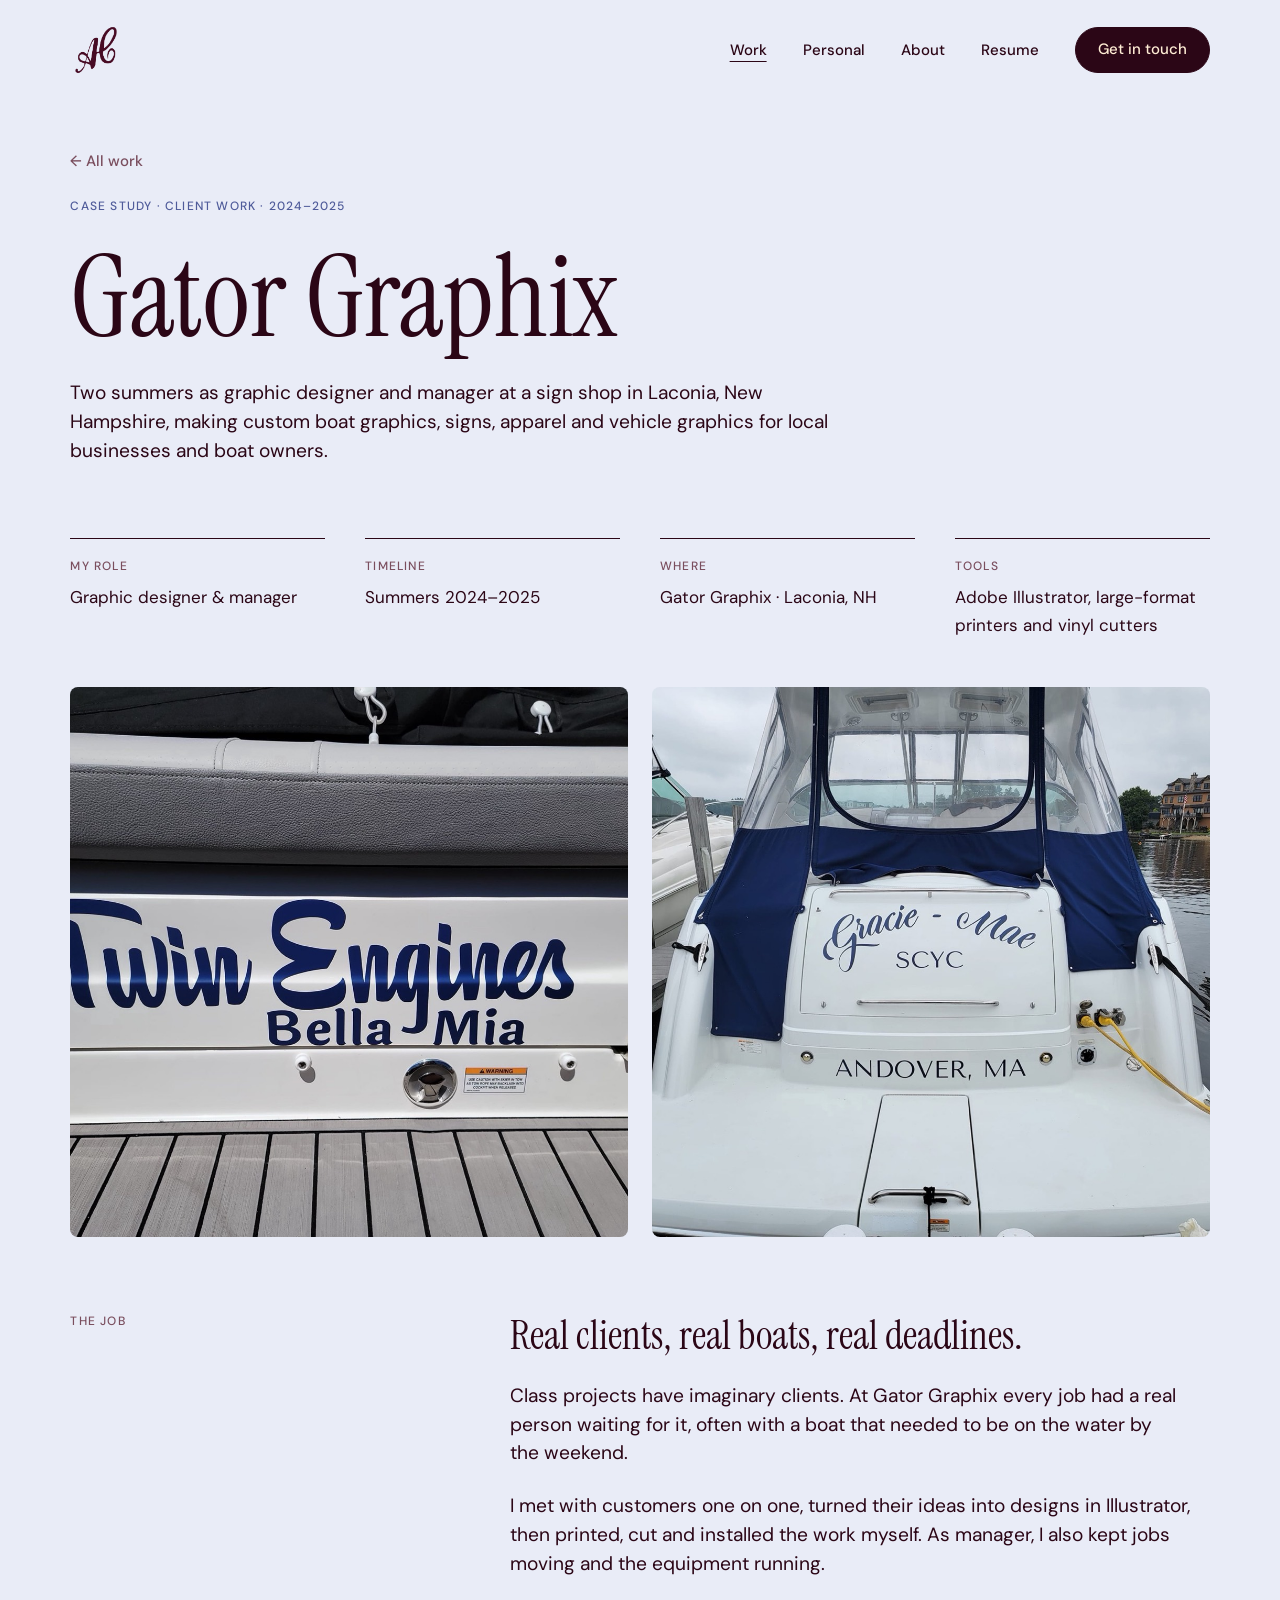
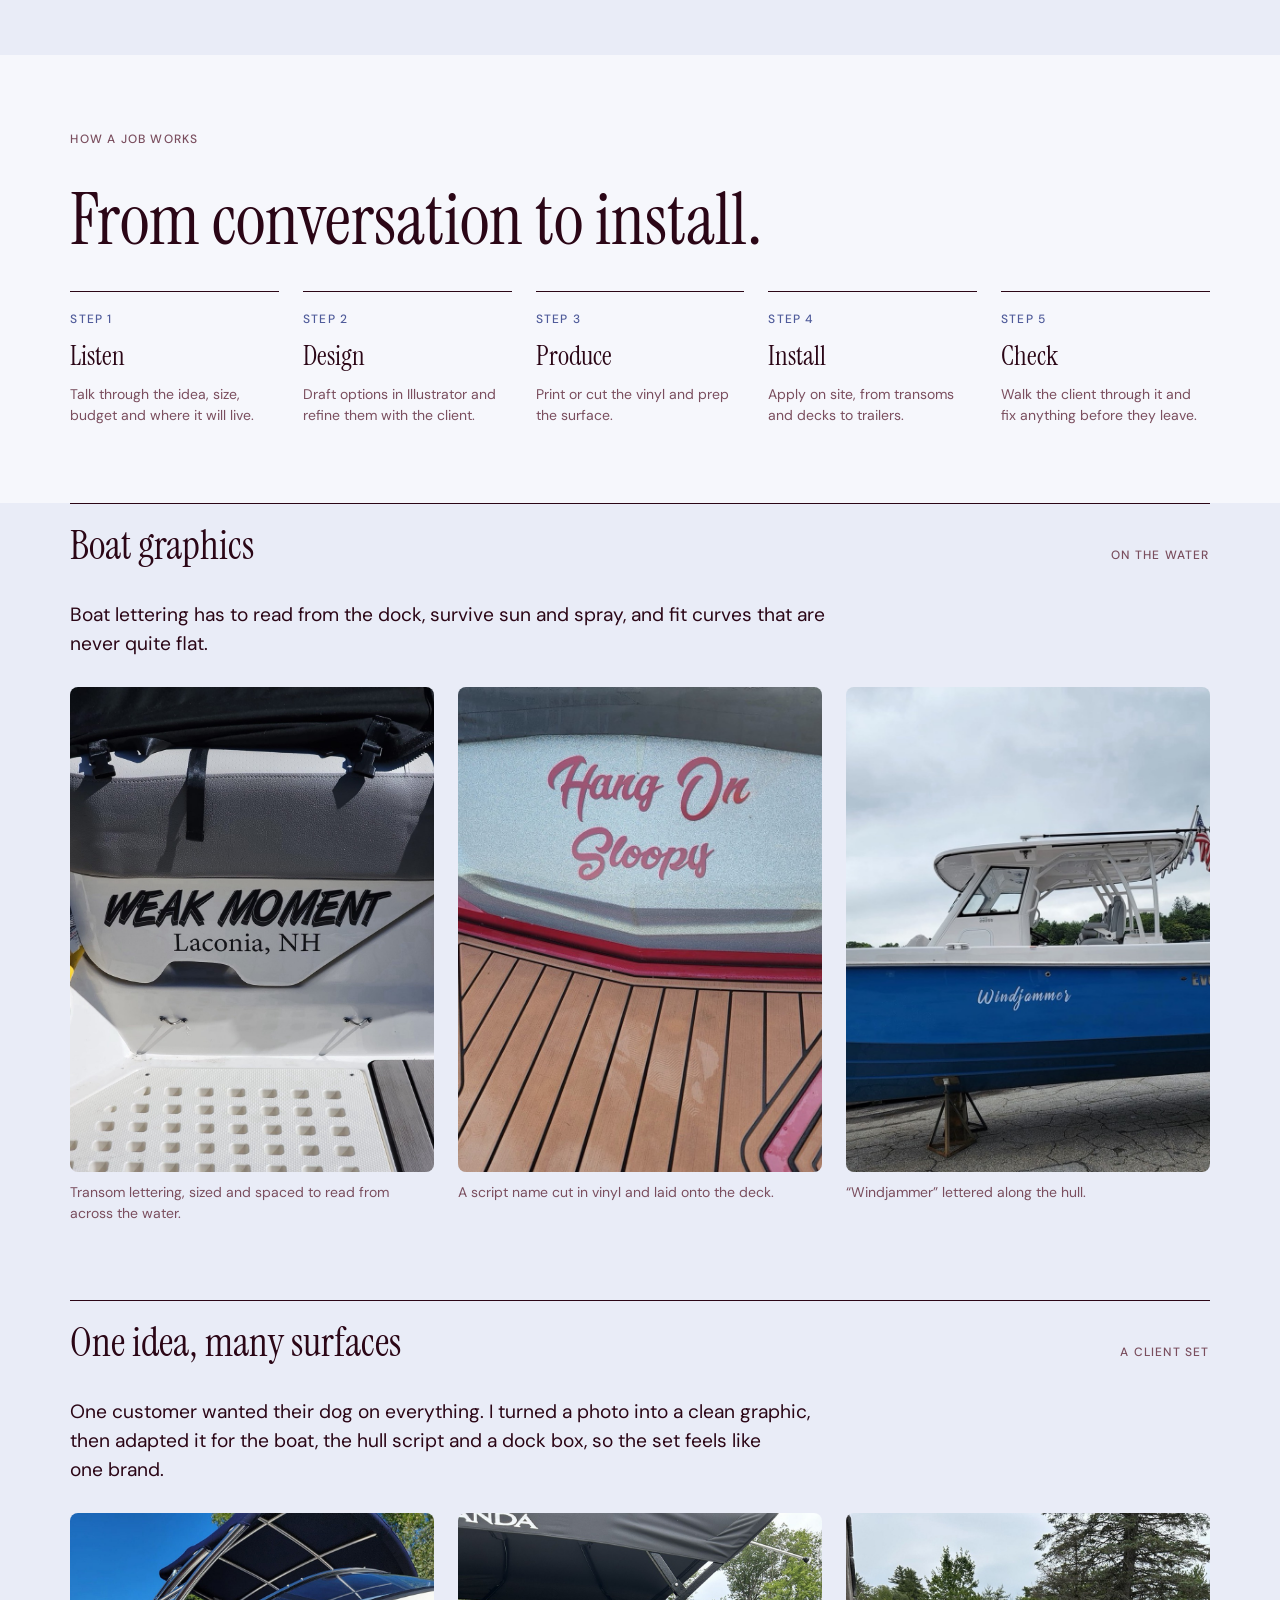
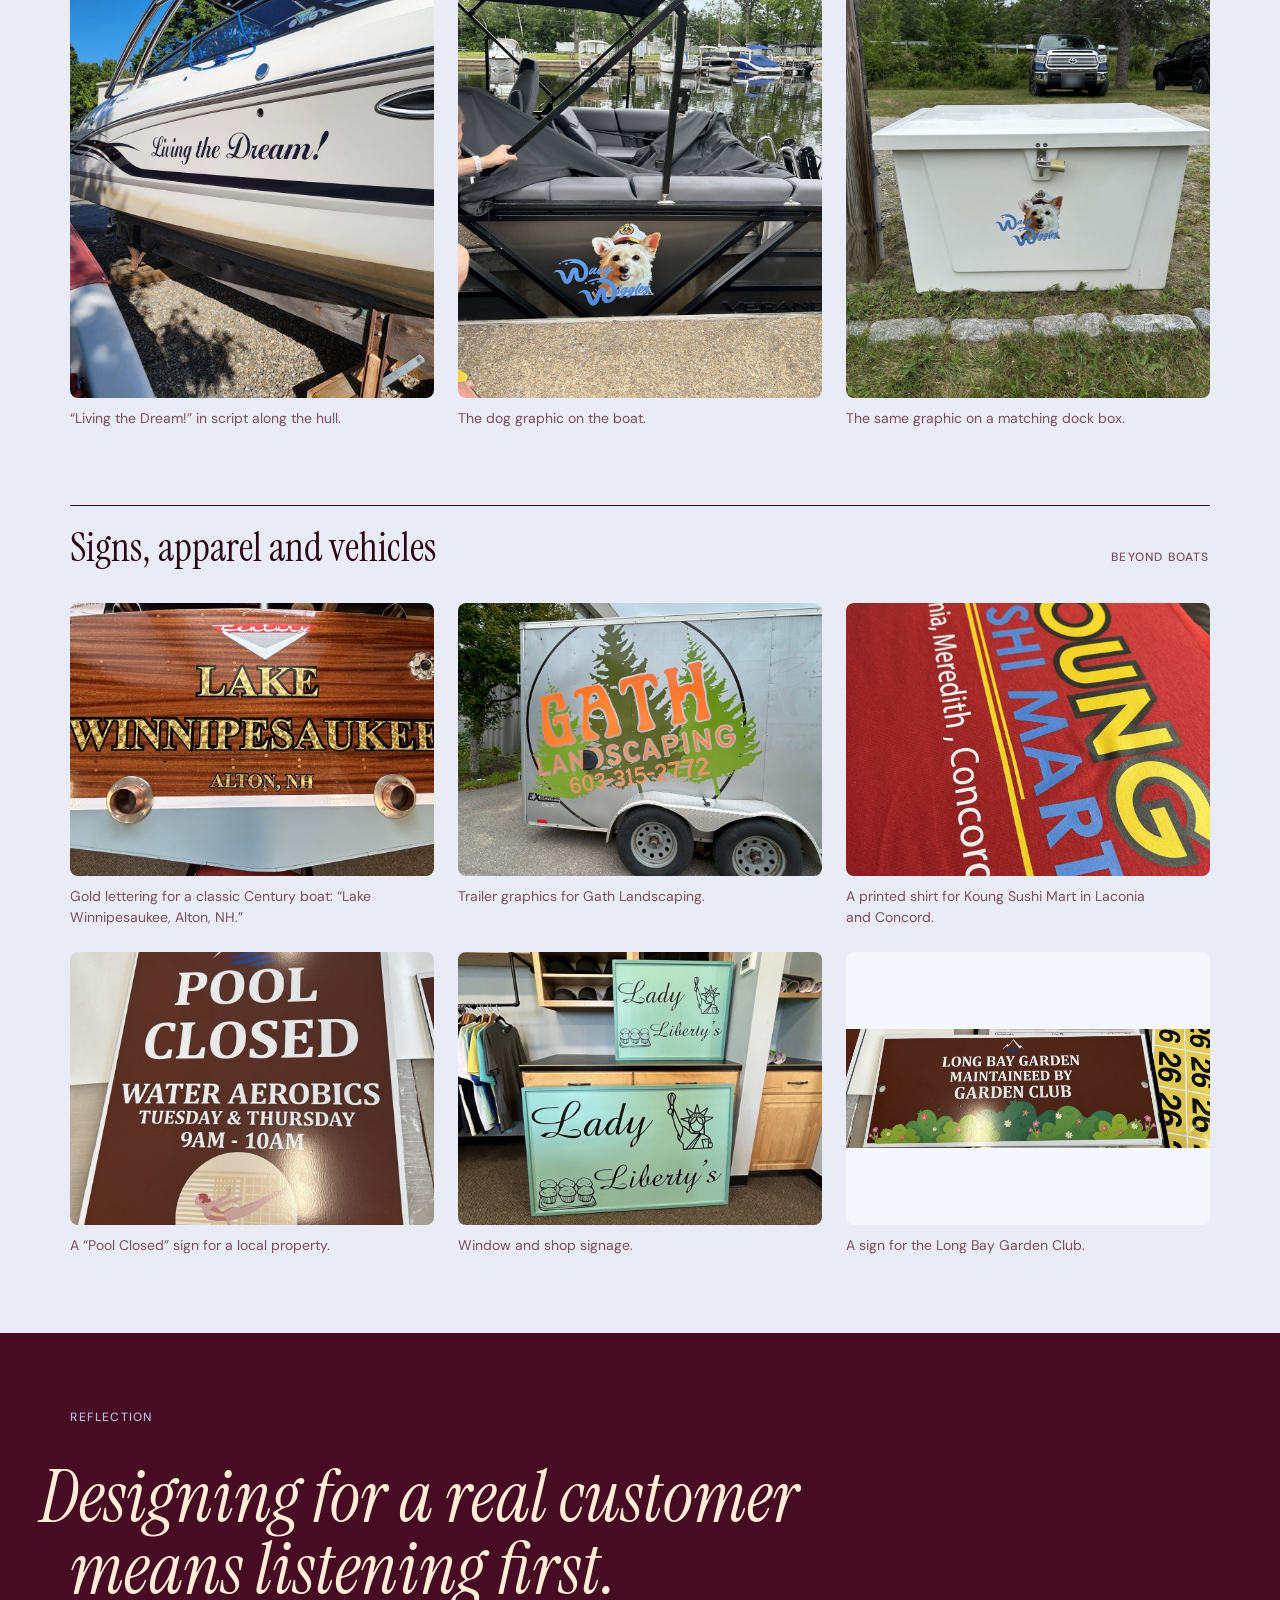
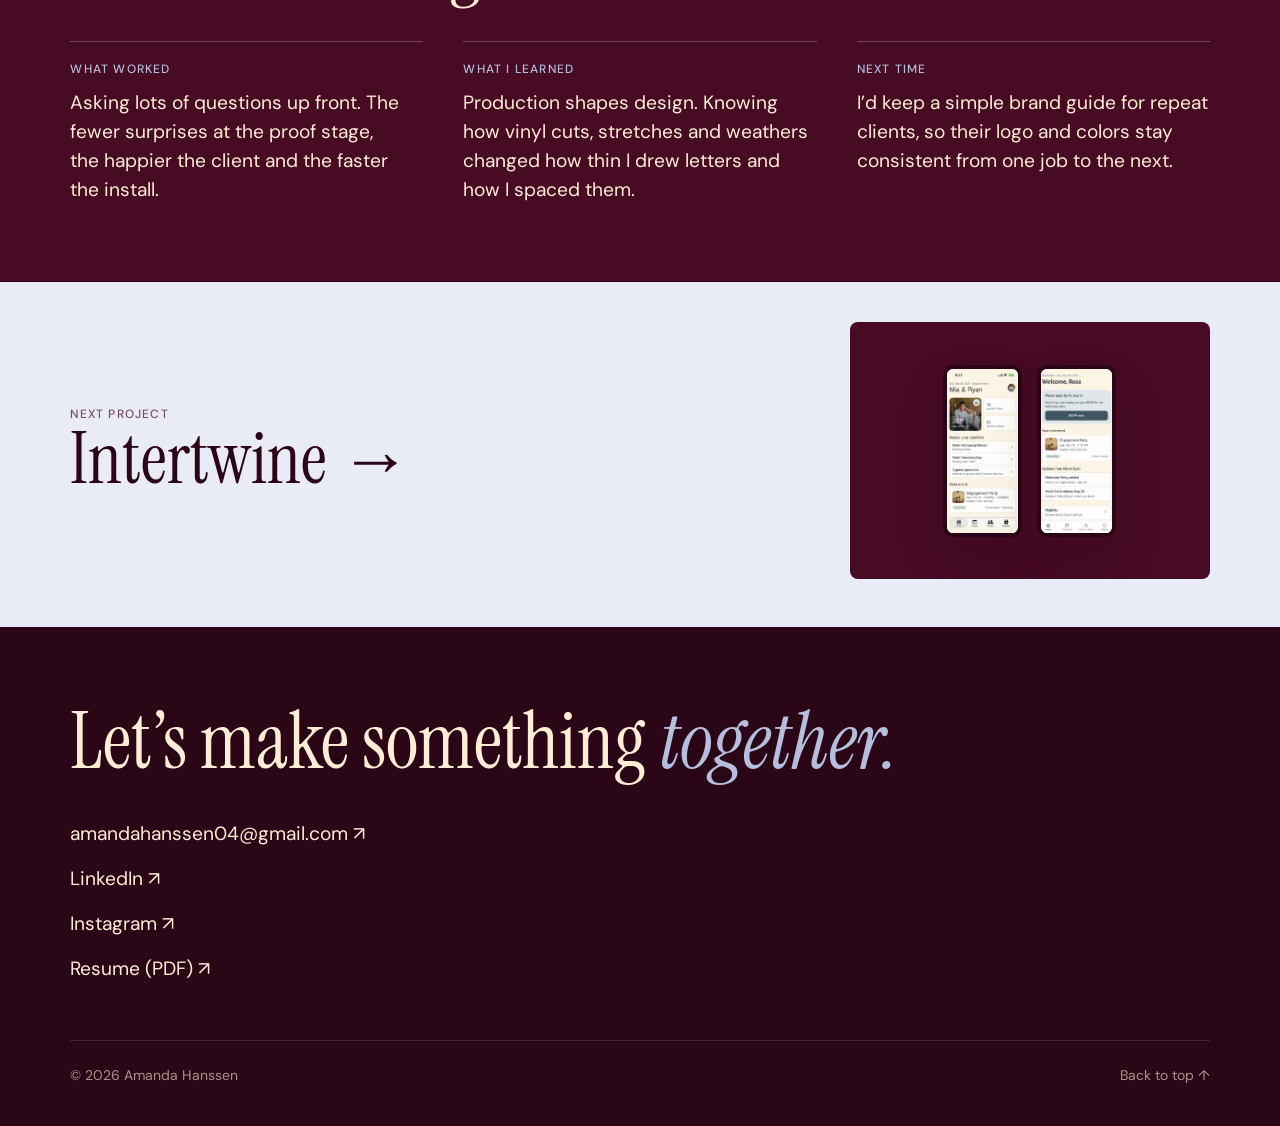
<file: work/gator-graphix.html>
<!doctype html>
<html lang="en">
<head>
<meta charset="utf-8">
<meta name="viewport" content="width=device-width, initial-scale=1">
<title>Gator Graphix · Amanda Hanssen</title>
<meta name="description" content="Two summers as graphic designer and manager at a sign shop in Laconia, New Hampshire, making custom boat graphics, signs, apparel and vehicle graphics for local businesses and boat owners.">
<meta property="og:title" content="Gator Graphix · Amanda Hanssen">
<meta property="og:description" content="Two summers as graphic designer and manager at a sign shop in Laconia, New Hampshire, making custom boat graphics, signs, apparel and vehicle graphics for local businesses and boat owners.">
<meta property="og:image" content="https://amandahanssen.com/images/gator/lake.jpg">
<meta property="og:url" content="https://amandahanssen.com/work/gator-graphix.html">
<link rel="canonical" href="https://amandahanssen.com/work/gator-graphix.html">
<meta name="twitter:card" content="summary_large_image">
<link rel="icon" type="image/png" href="../images/monogram.png">
<link rel="preconnect" href="https://fonts.googleapis.com">
<link rel="preconnect" href="https://fonts.gstatic.com" crossorigin>
<link href="https://fonts.googleapis.com/css2?family=DM+Sans:opsz,wght@9..40,400;9..40,500&family=Instrument+Serif:ital@0;1&display=swap" rel="stylesheet">
<link rel="stylesheet" href="../css/style.css">
<script src="../js/site.js" defer></script>
</head>
<body>
<div class="sky" id="top"><header class="wrap nav">
  <a class="brand" href="../index.html" aria-label="Amanda Hanssen, home"><span class="monogram" aria-hidden="true"></span></a>
  <button class="menu-btn" aria-expanded="false" aria-controls="menu">Menu</button>
  <ul class="nav-links" id="menu">
    <li><a href="../index.html#work" aria-current="page">Work</a></li>
    <li><a href="../personal.html">Personal</a></li>
    <li><a href="../about.html">About</a></li>
    <li><a href="../files/Amanda-Hanssen-Resume.pdf" target="_blank" rel="noopener">Resume</a></li>
    <li><a class="btn" href="mailto:amandahanssen04@gmail.com">Get in touch</a></li>
  </ul>
</header>
<section class="wrap cs-hero">
  <a class="back" href="../index.html#work">← All work</a>
  <p class="label accent">Case study · Client work · 2024–2025</p>
  <h1 class="display-xl">Gator Graphix</h1>
  <p class="body-l measure">Two summers as graphic designer and manager at a sign shop in Laconia, New Hampshire, making custom boat graphics, signs, apparel and vehicle graphics for local businesses and boat owners.</p>
  
  
  
</section></div>
<div class="wrap facts"><div><p class="label muted">My role</p><p>Graphic designer &amp; manager</p></div><div><p class="label muted">Timeline</p><p>Summers 2024–2025</p></div><div><p class="label muted">Where</p><p>Gator Graphix · Laconia, NH</p></div><div><p class="label muted">Tools</p><p>Adobe Illustrator, large-format printers and vinyl cutters</p></div></div><section class="wrap"><div class="media"><figure class="" style="aspect-ratio:628/620"><img src="../images/gator/install2.jpg" alt="Twin Engines boat lettering" loading="lazy"></figure><figure class="" style="aspect-ratio:628/620"><img src="../images/gator/install3.jpg" alt="Gracie-Mae transom graphics" loading="lazy"></figure></div></section>
<section class="wrap split"><p class="label muted">The job</p><div class="stack"><h2 class="heading-m">Real clients, real boats, real deadlines.</h2><p class="body-l">Class projects have imaginary clients. At Gator Graphix every job had a real person waiting for it, often with a boat that needed to be on the water by the weekend.</p><p class="body-l">I met with customers one on one, turned their ideas into designs in Illustrator, then printed, cut and installed the work myself. As manager, I also kept jobs moving and the equipment running.</p></div></section>
<section class="process"><div class="wrap"><p class="label muted">How a job works</p><h2 class="display-l">From conversation to install.</h2><div class="steps"><div><p class="label accent">Step 1</p><h3 class="heading-s">Listen</h3><p class="body-s muted">Talk through the idea, size, budget and where it will live.</p></div><div><p class="label accent">Step 2</p><h3 class="heading-s">Design</h3><p class="body-s muted">Draft options in Illustrator and refine them with the client.</p></div><div><p class="label accent">Step 3</p><h3 class="heading-s">Produce</h3><p class="body-s muted">Print or cut the vinyl and prep the surface.</p></div><div><p class="label accent">Step 4</p><h3 class="heading-s">Install</h3><p class="body-s muted">Apply on site, from transoms and decks to trailers.</p></div><div><p class="label accent">Step 5</p><h3 class="heading-s">Check</h3><p class="body-s muted">Walk the client through it and fix anything before they leave.</p></div></div></div></section>
<section class="wrap"><div class="section-head"><h2 class="heading-m">Boat graphics</h2><span class="label muted">On the water</span></div><p class="body-l measure story-intro">Boat lettering has to read from the dock, survive sun and spray, and fit curves that are never quite flat.</p><div class="grid cols-3"><div class="capfig"><figure class="" style="aspect-ratio:3/4"><img src="../images/gator/install1.jpg" alt="Weak Moment transom lettering" loading="lazy"></figure><p class="body-s muted caption">Transom lettering, sized and spaced to read from across the water.</p></div><div class="capfig"><figure class="" style="aspect-ratio:3/4"><img src="../images/gator/install5.jpg" alt="Hang On Stoopy deck graphic" loading="lazy"></figure><p class="body-s muted caption">A script name cut in vinyl and laid onto the deck.</p></div><div class="capfig"><figure class="" style="aspect-ratio:3/4"><img src="../images/gator/install6.jpg" alt="Blue boat with hull graphics" loading="lazy"></figure><p class="body-s muted caption">“Windjammer” lettered along the hull.</p></div></div></section>
<section class="wrap"><div class="section-head"><h2 class="heading-m">One idea, many surfaces</h2><span class="label muted">A client set</span></div><p class="body-l measure story-intro">One customer wanted their dog on everything. I turned a photo into a clean graphic, then adapted it for the boat, the hull script and a dock box, so the set feels like one brand.</p><div class="grid cols-3"><div class="capfig"><figure class="" style="aspect-ratio:3/4"><img src="../images/gator/install4.jpg" alt="Living the Dream script on a boat" loading="lazy"></figure><p class="body-s muted caption">“Living the Dream!” in script along the hull.</p></div><div class="capfig"><figure class="" style="aspect-ratio:3/4"><img src="../images/gator/install7.jpg" alt="Dog graphic on boat side" loading="lazy"></figure><p class="body-s muted caption">The dog graphic on the boat.</p></div><div class="capfig"><figure class="" style="aspect-ratio:3/4"><img src="../images/gator/chest.jpg" alt="Dog graphic on a dock box" loading="lazy"></figure><p class="body-s muted caption">The same graphic on a matching dock box.</p></div></div></section>
<section class="wrap"><div class="section-head"><h2 class="heading-m">Signs, apparel and vehicles</h2><span class="label muted">Beyond boats</span></div><div class="grid cols-3"><div class="capfig"><figure class="" style="aspect-ratio:4/3"><img src="../images/gator/install-photo.jpg" alt="Gold lettering on a wooden transom" loading="lazy"></figure><p class="body-s muted caption">Gold lettering for a classic Century boat: “Lake Winnipesaukee, Alton, NH.”</p></div><div class="capfig"><figure class="" style="aspect-ratio:4/3"><img src="../images/gator/gath.jpg" alt="Gath Landscaping trailer" loading="lazy"></figure><p class="body-s muted caption">Trailer graphics for Gath Landscaping.</p></div><div class="capfig"><figure class="" style="aspect-ratio:4/3"><img src="../images/gator/shirt.jpg" alt="Koung Sushi Mart shirt" loading="lazy"></figure><p class="body-s muted caption">A printed shirt for Koung Sushi Mart in Laconia and Concord.</p></div><div class="capfig"><figure class="" style="aspect-ratio:4/3"><img src="../images/gator/pool.jpg" alt="Pool closed sign" loading="lazy"></figure><p class="body-s muted caption">A “Pool Closed” sign for a local property.</p></div><div class="capfig"><figure class="" style="aspect-ratio:4/3"><img src="../images/gator/signage.jpg" alt="Lady Liberty’s shop signage" loading="lazy"></figure><p class="body-s muted caption">Window and shop signage.</p></div><div class="capfig"><figure class="fit on-paper" style="aspect-ratio:4/3"><img src="../images/gator/garden.jpg" alt="Long Bay Garden Club sign" loading="lazy"></figure><p class="body-s muted caption">A sign for the Long Bay Garden Club.</p></div></div></section>
<section class="dark reflection"><div class="wrap">
  <p class="label light">Reflection</p>
  <p class="display-l quote hang">Designing for a real customer means listening first.</p>
  <div class="reflect-grid"><div><p class="label light">What worked</p><p class="body-l">Asking lots of questions up front. The fewer surprises at the proof stage, the happier the client and the faster the install.</p></div><div><p class="label light">What I learned</p><p class="body-l">Production shapes design. Knowing how vinyl cuts, stretches and weathers changed how thin I drew letters and how I spaced them.</p></div><div><p class="label light">Next time</p><p class="body-l">I’d keep a simple brand guide for repeat clients, so their logo and colors stay consistent from one job to the next.</p></div></div>
</div></section>
<a class="wrap next" href="intertwine.html">
  <div><p class="label muted">Next project</p><p class="display-l">Intertwine →</p></div>
  <div class="cover phones" role="img" aria-label="Intertwine app screens"><div class="phone"><img src="../images/intertwine/o7-home.jpg" alt="" loading="lazy"></div><div class="phone"><img src="../images/intertwine/gh1-guesthome.jpg" alt="" loading="lazy"></div></div>
</a>
<footer>
  <div class="wrap">
    <div class="foot-top">
      <p class="display-xl">Let’s make something <em>together.</em></p>
      <ul class="foot-links">
        <li><a href="mailto:amandahanssen04@gmail.com">amandahanssen04@gmail.com ↗</a></li>
        <li><a href="https://www.linkedin.com/in/amanda-hanssen-8711a0237/" target="_blank" rel="noopener">LinkedIn ↗</a></li>
        <li><a href="https://www.instagram.com/reidlinmae/" target="_blank" rel="noopener">Instagram ↗</a></li>
        <li><a href="../files/Amanda-Hanssen-Resume.pdf" target="_blank" rel="noopener">Resume (PDF) ↗</a></li>
      </ul>
    </div>
    <div class="foot-bottom body-s"><span>© 2026 Amanda Hanssen</span><a href="#top">Back to top ↑</a></div>
  </div>
</footer>
</body>
</html>
</file>
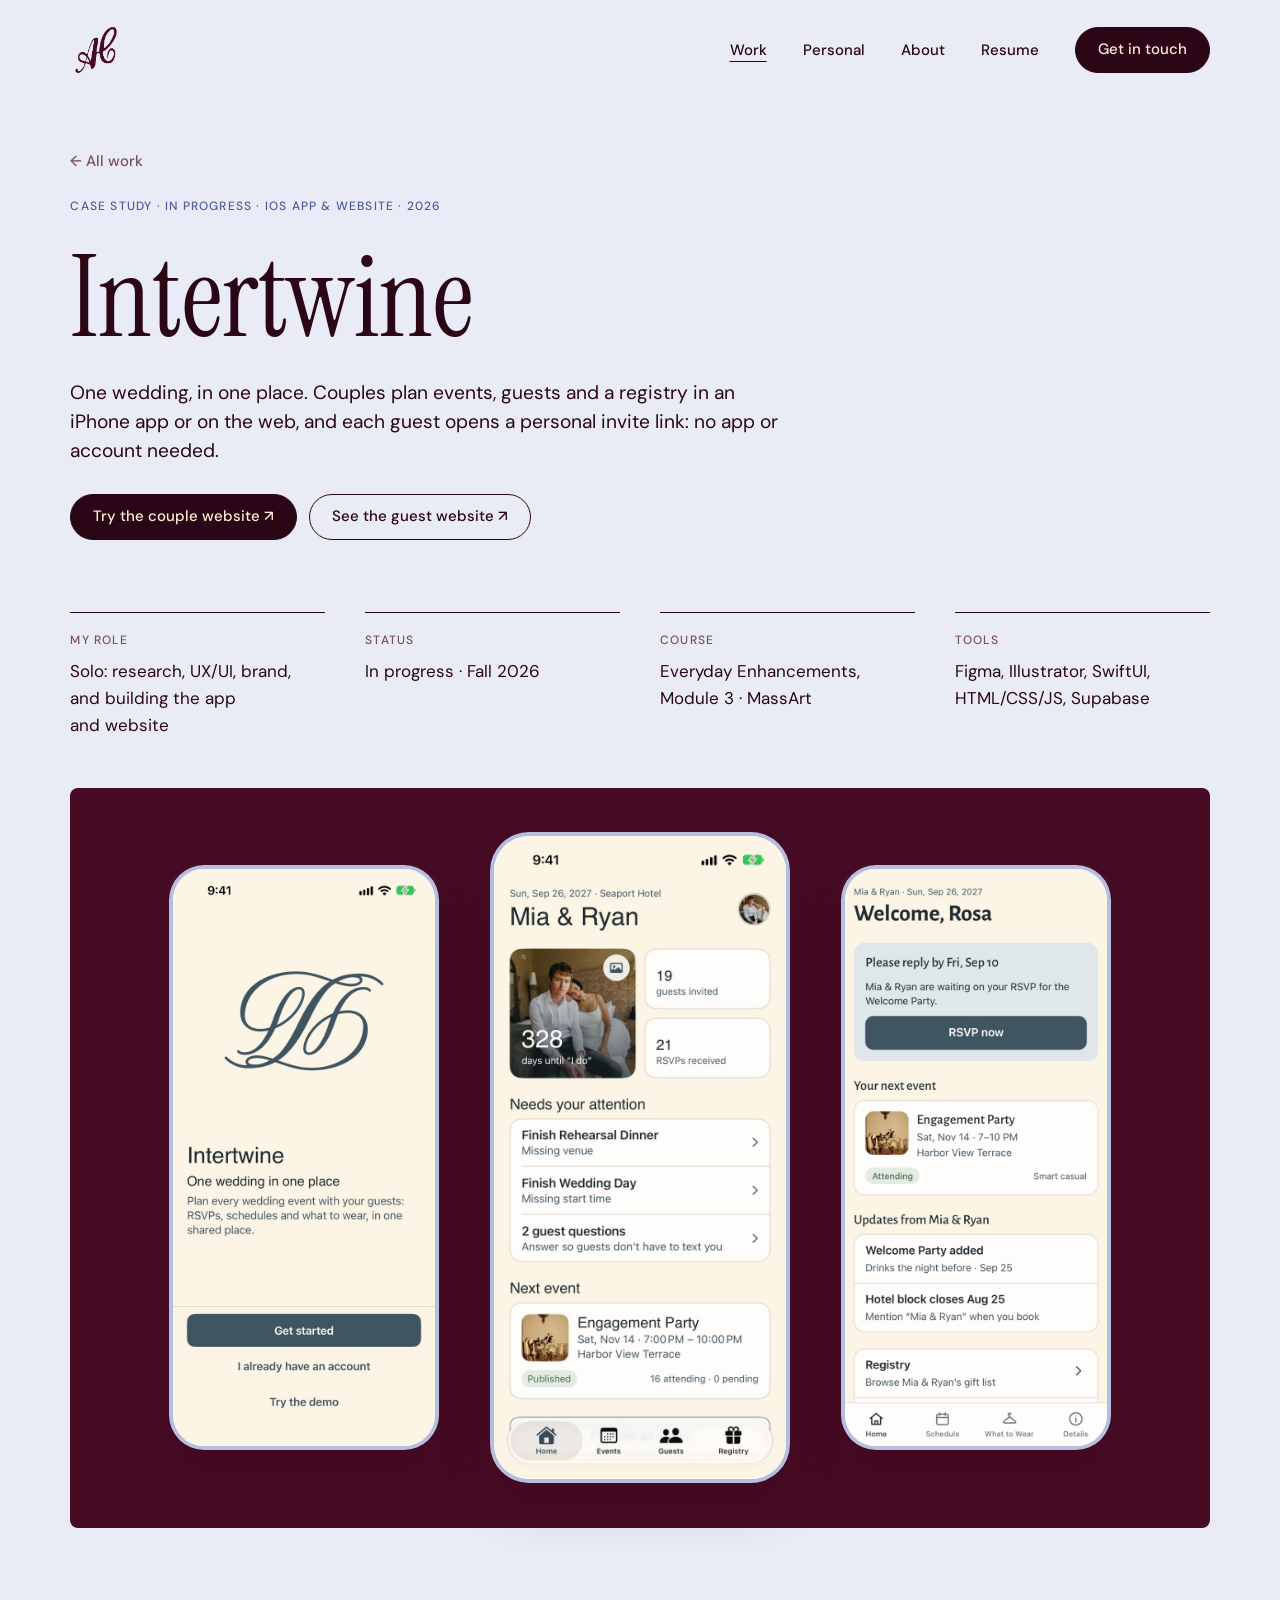
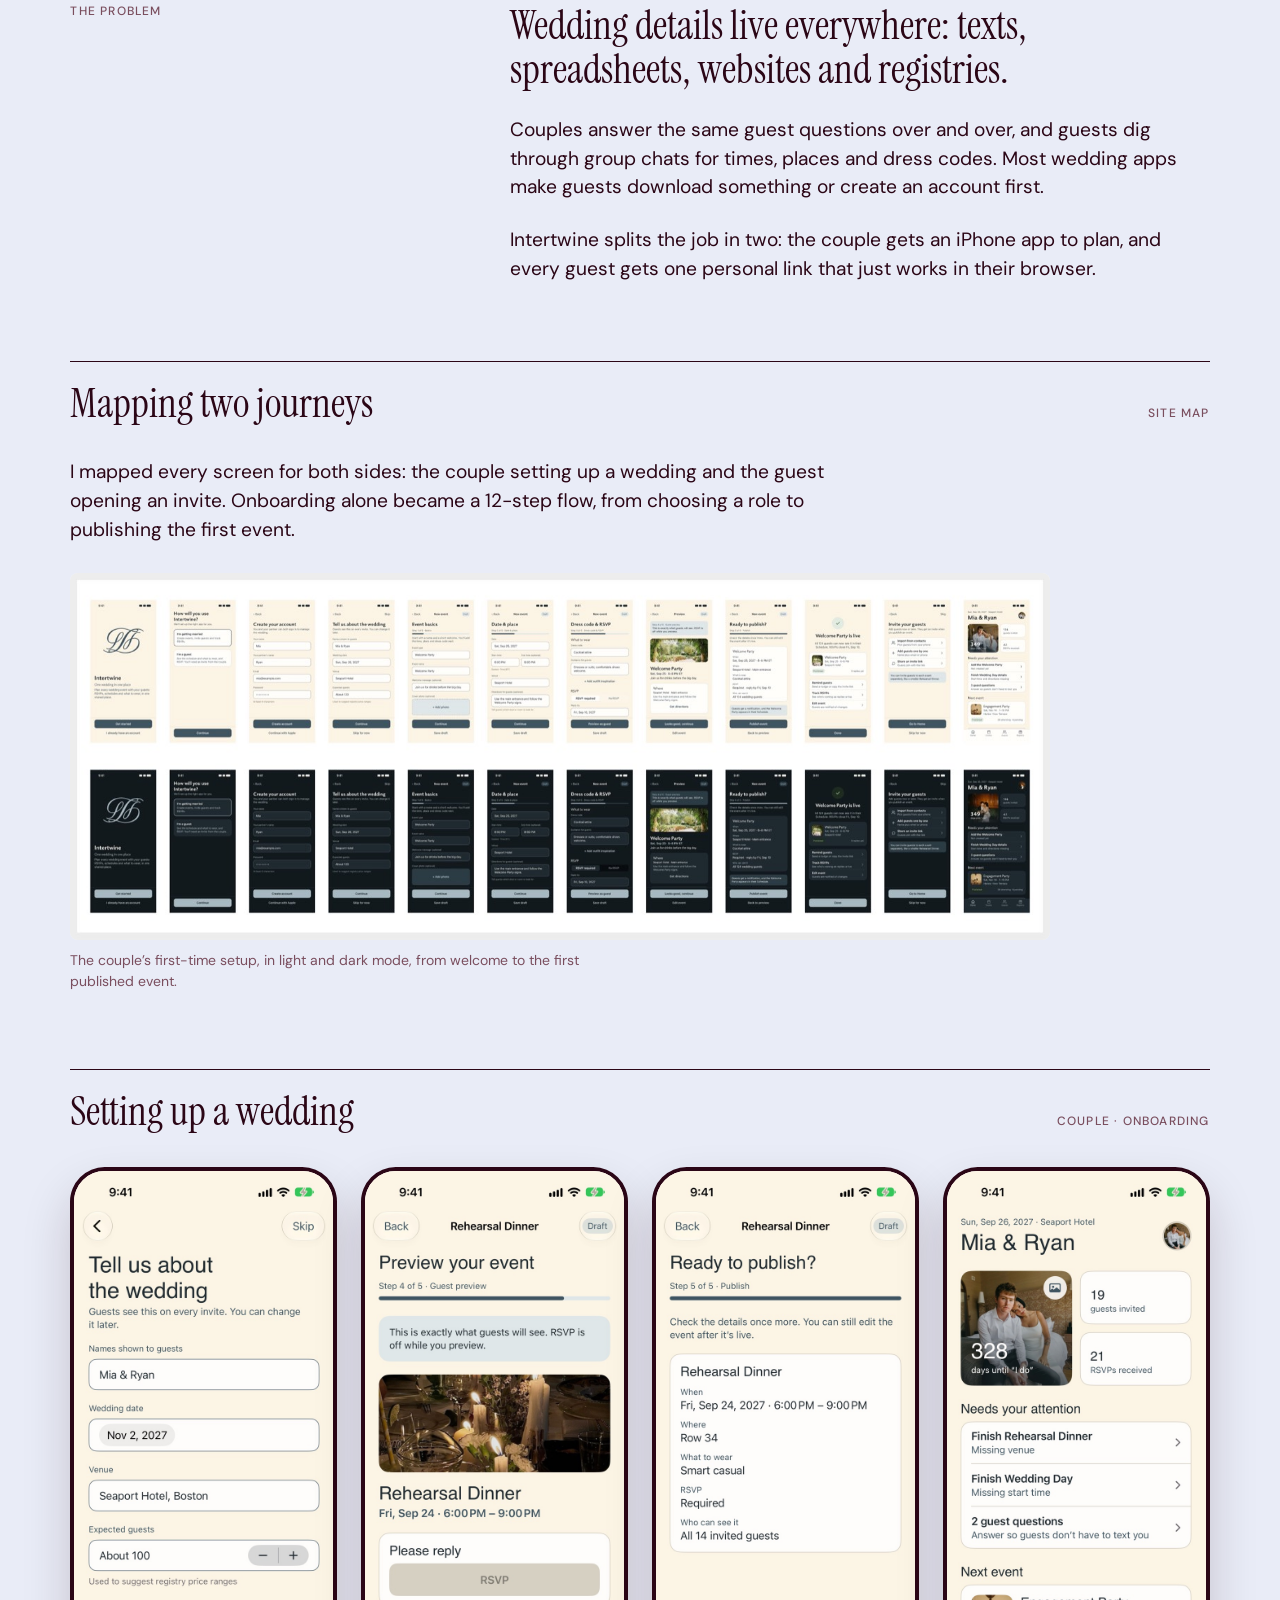
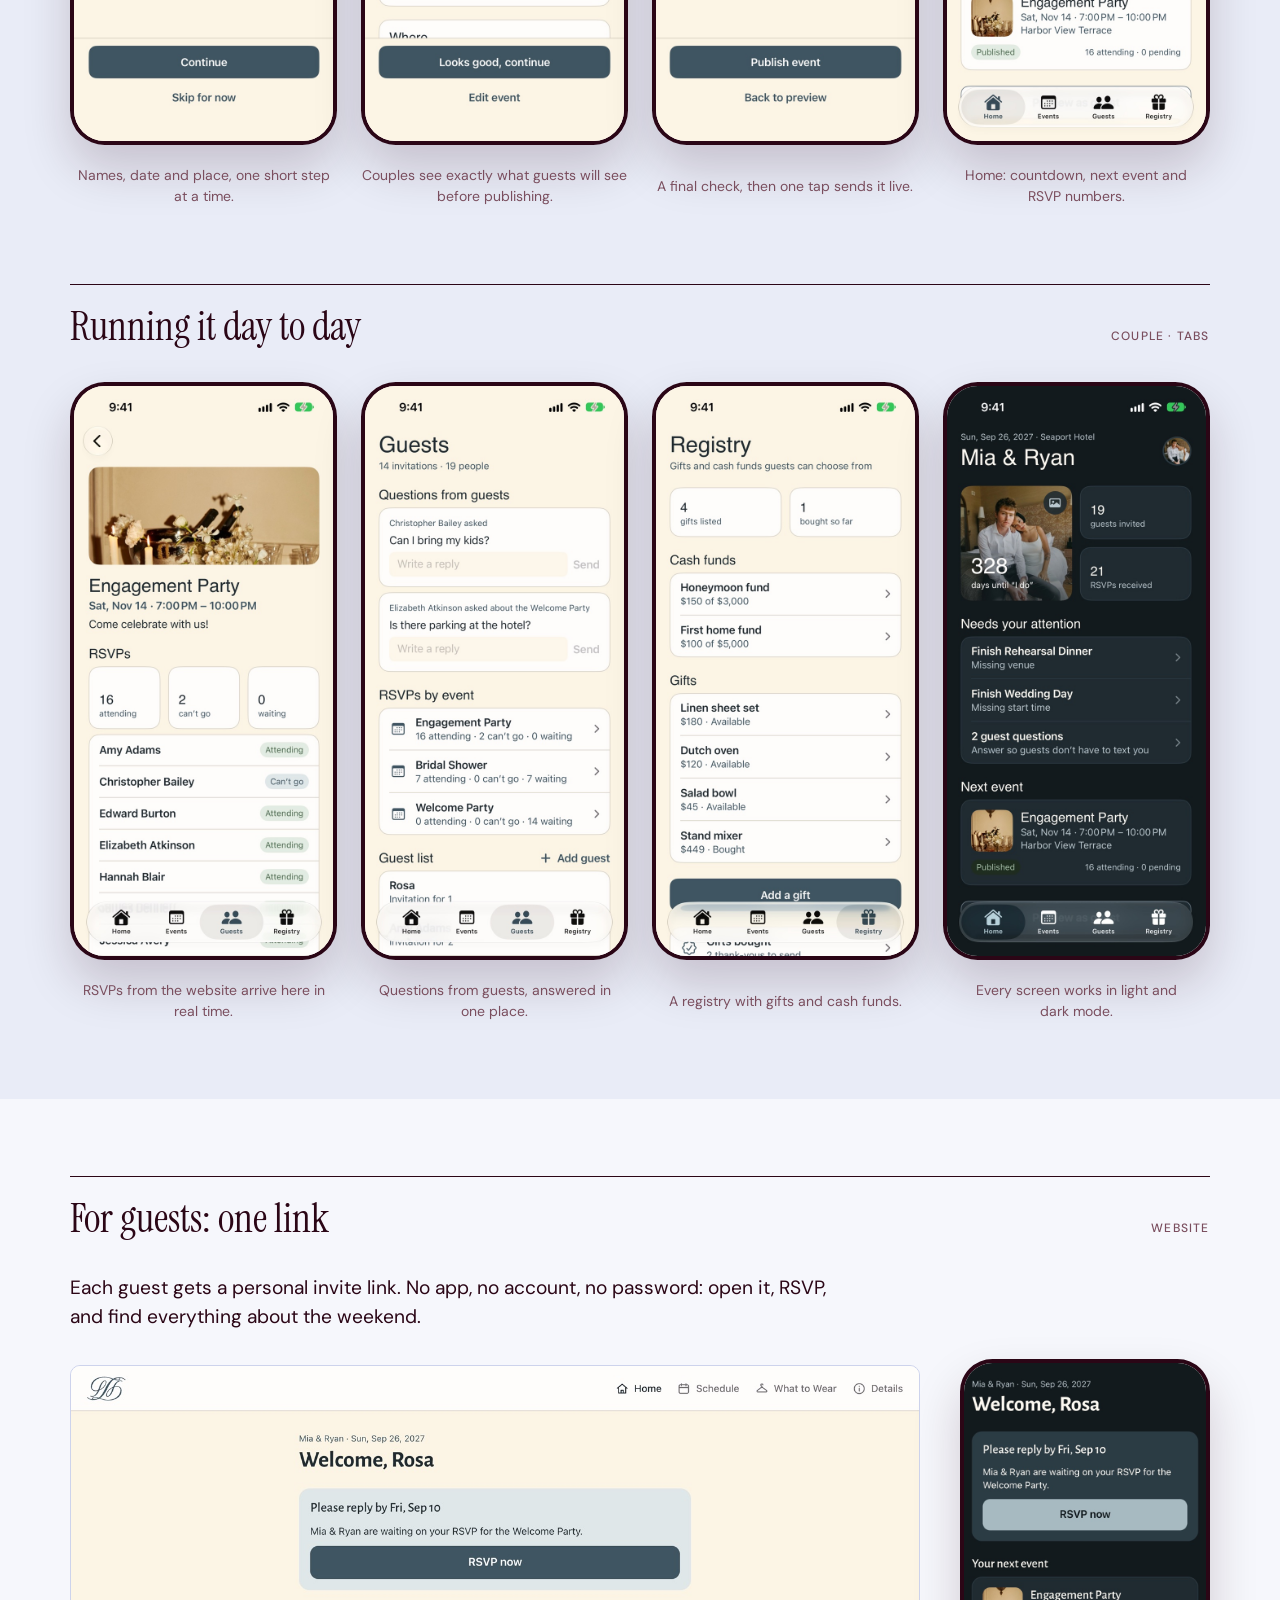
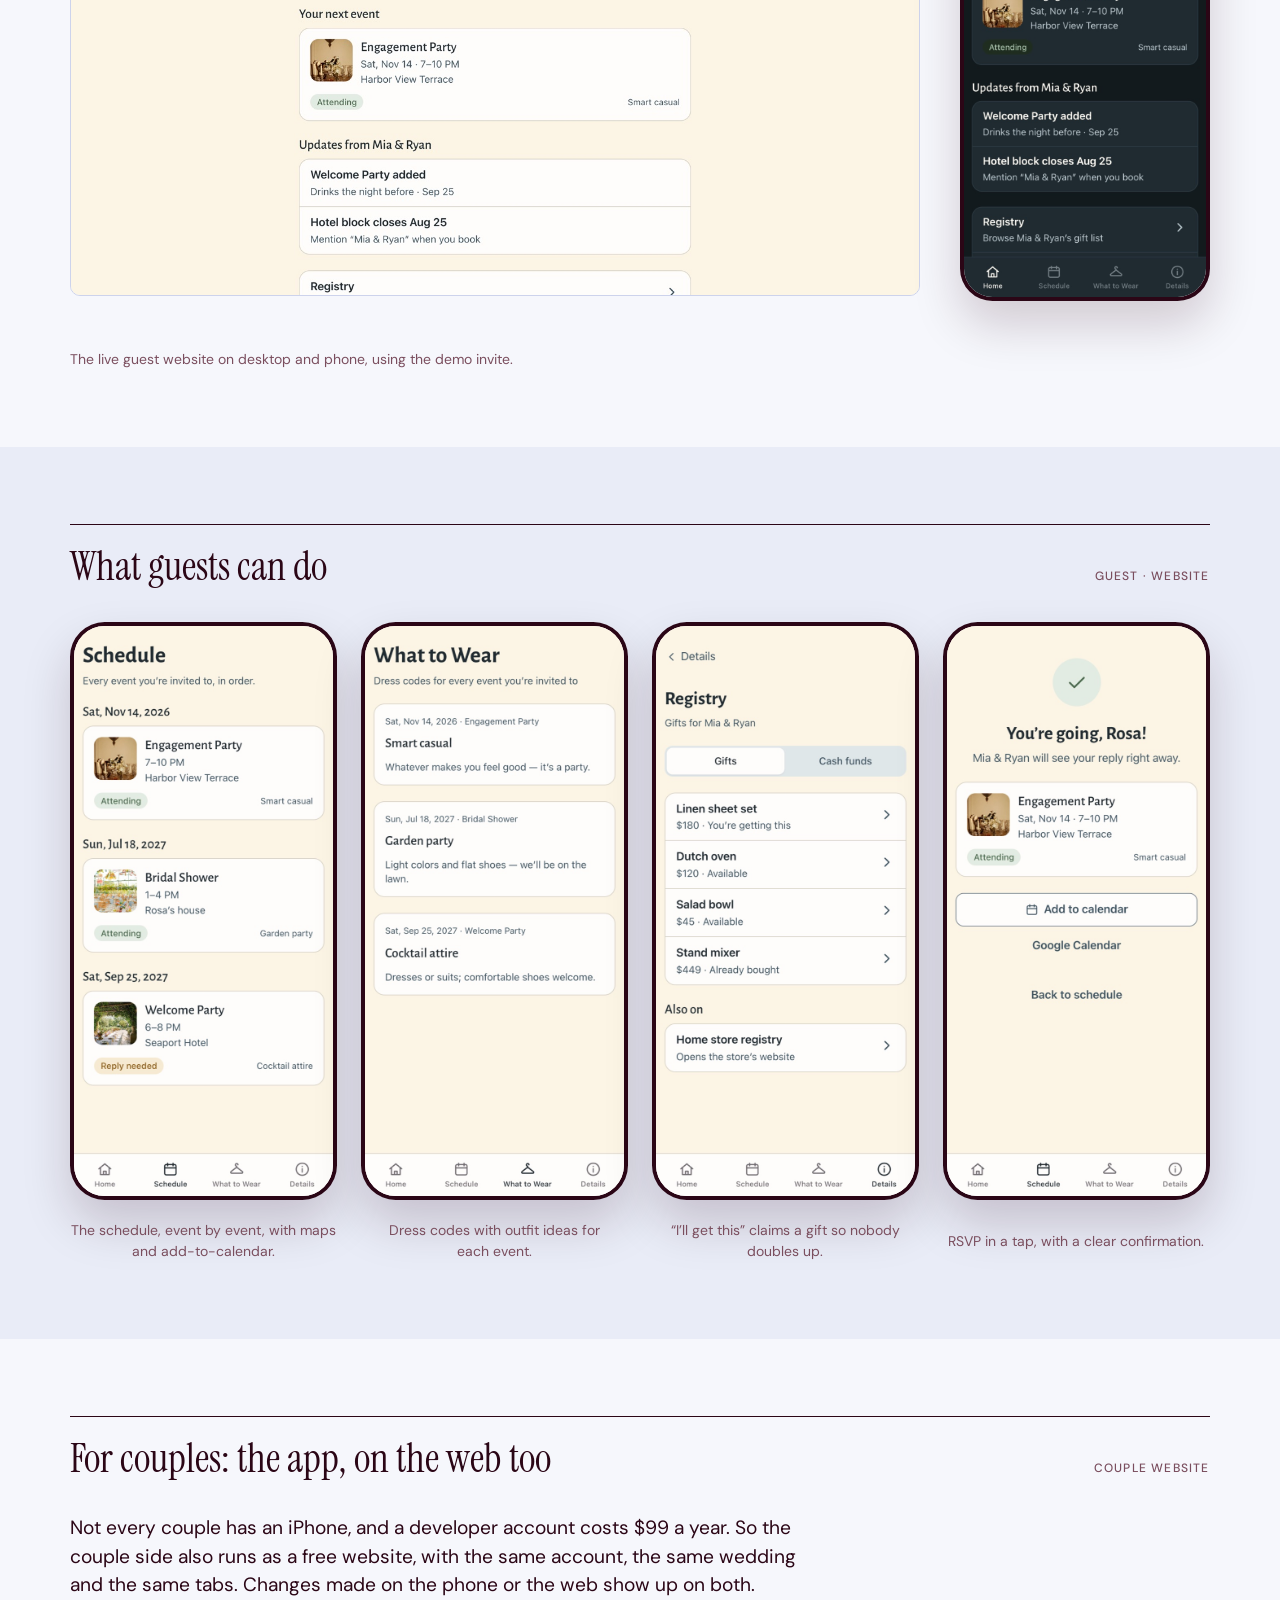
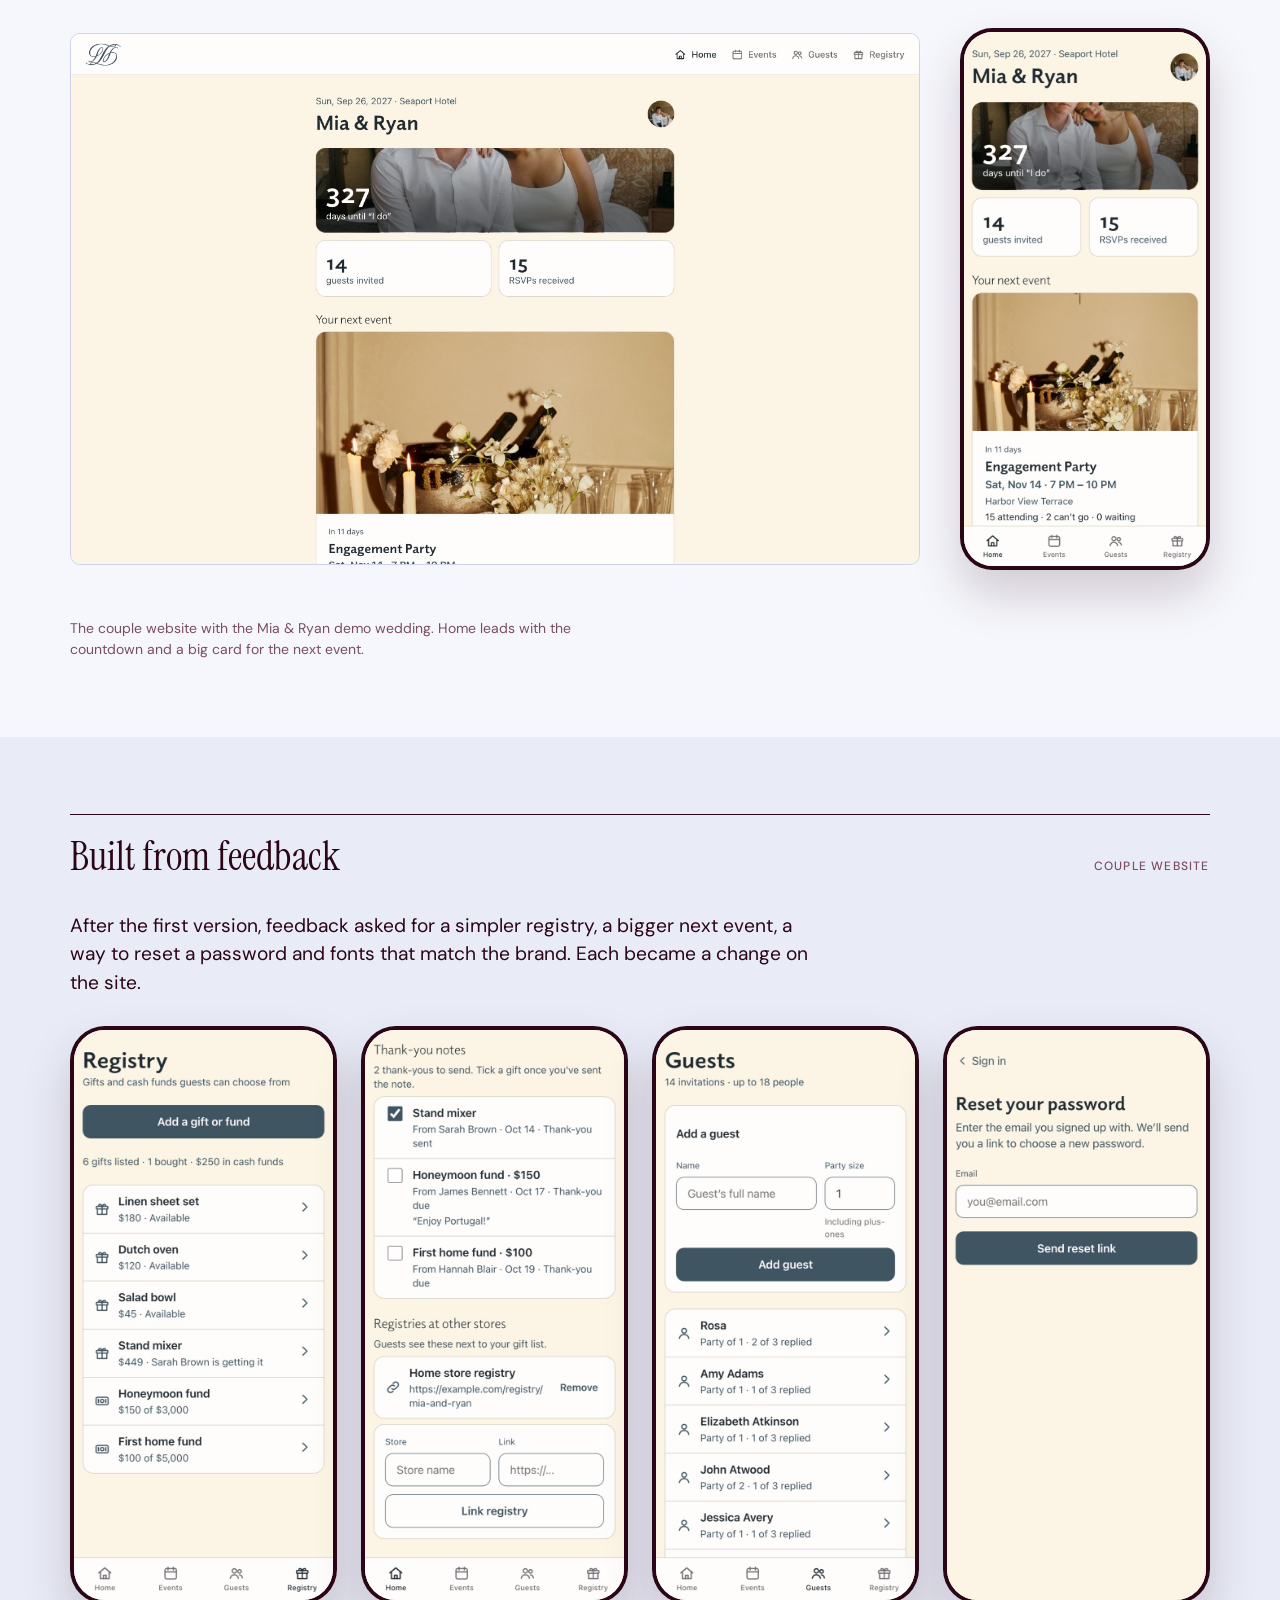
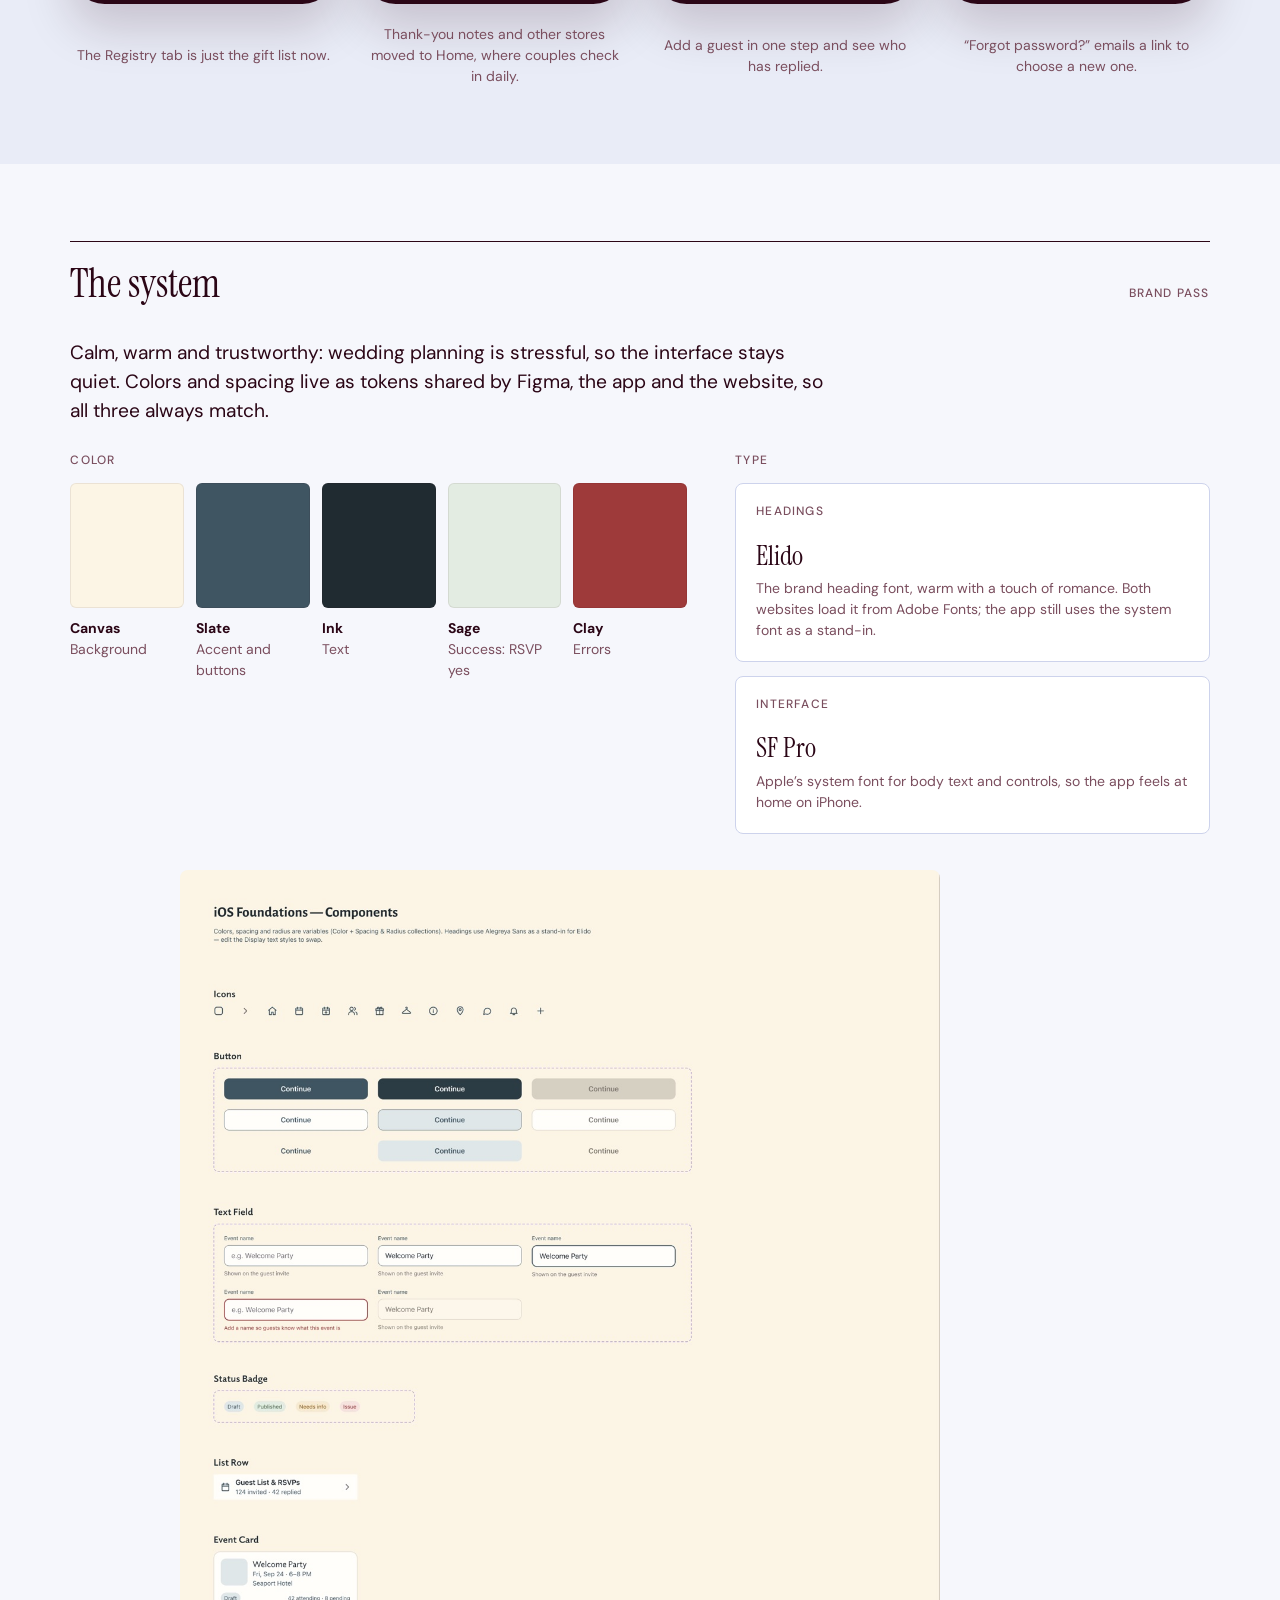
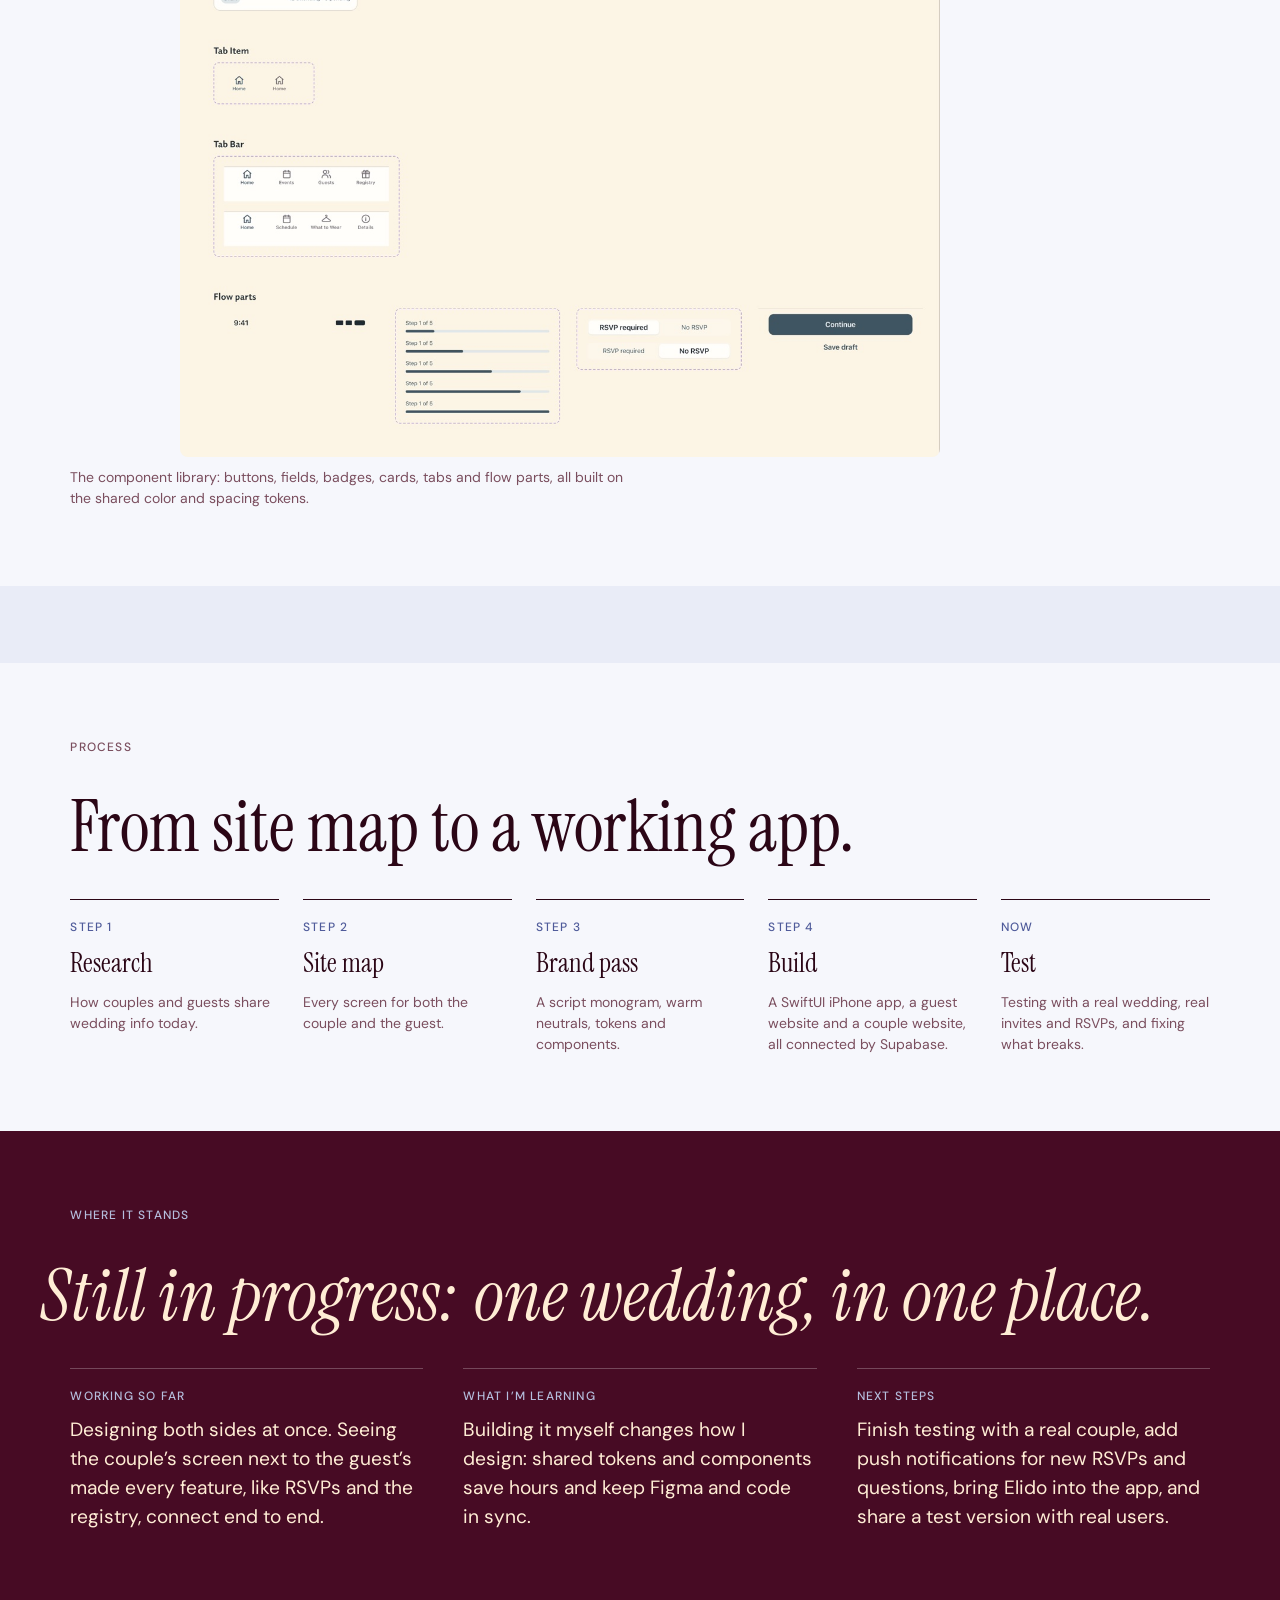
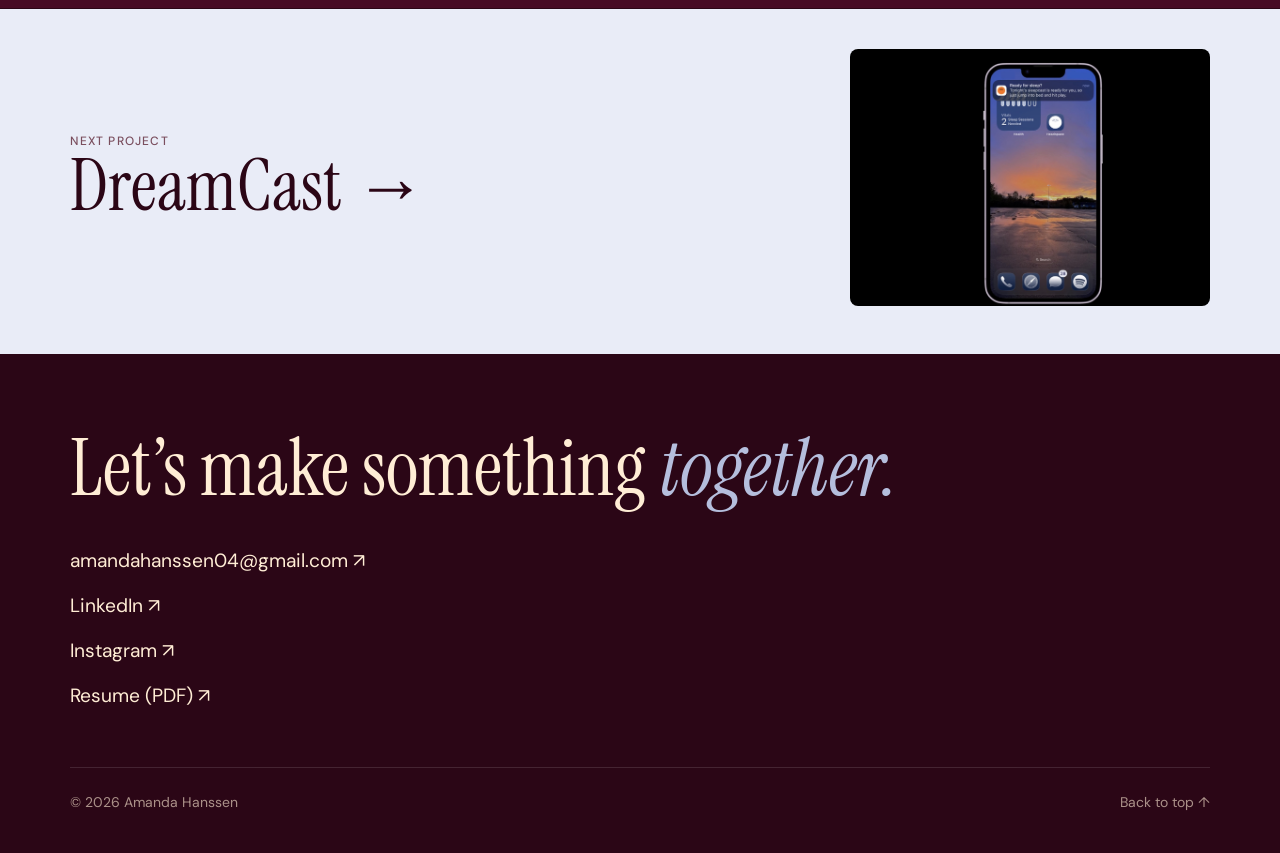
<file: work/intertwine.html>
<!doctype html>
<html lang="en">
<head>
<meta charset="utf-8">
<meta name="viewport" content="width=device-width, initial-scale=1">
<title>Intertwine · Amanda Hanssen</title>
<meta name="description" content="One wedding, in one place. Couples plan events, guests and a registry in an iPhone app or on the web, and each guest opens a personal invite link: no app or account needed.">
<meta property="og:title" content="Intertwine · Amanda Hanssen">
<meta property="og:description" content="One wedding, in one place. Couples plan events, guests and a registry in an iPhone app or on the web, and each guest opens a personal invite link: no app or account needed.">
<meta property="og:image" content="https://amandahanssen.com/images/intertwine/site-desktop.jpg">
<meta property="og:url" content="https://amandahanssen.com/work/intertwine.html">
<link rel="canonical" href="https://amandahanssen.com/work/intertwine.html">
<meta name="twitter:card" content="summary_large_image">
<link rel="icon" type="image/png" href="../images/monogram.png">
<link rel="preconnect" href="https://fonts.googleapis.com">
<link rel="preconnect" href="https://fonts.gstatic.com" crossorigin>
<link href="https://fonts.googleapis.com/css2?family=DM+Sans:opsz,wght@9..40,400;9..40,500&family=Instrument+Serif:ital@0;1&display=swap" rel="stylesheet">
<link rel="stylesheet" href="../css/style.css">
<script src="../js/site.js" defer></script>
</head>
<body>
<div class="sky" id="top"><header class="wrap nav">
  <a class="brand" href="../index.html" aria-label="Amanda Hanssen, home"><span class="monogram" aria-hidden="true"></span></a>
  <button class="menu-btn" aria-expanded="false" aria-controls="menu">Menu</button>
  <ul class="nav-links" id="menu">
    <li><a href="../index.html#work" aria-current="page">Work</a></li>
    <li><a href="../personal.html">Personal</a></li>
    <li><a href="../about.html">About</a></li>
    <li><a href="../files/Amanda-Hanssen-Resume.pdf" target="_blank" rel="noopener">Resume</a></li>
    <li><a class="btn" href="mailto:amandahanssen04@gmail.com">Get in touch</a></li>
  </ul>
</header>
<section class="wrap cs-hero">
  <a class="back" href="../index.html#work">← All work</a>
  <p class="label accent">Case study · In progress · iOS app & website · 2026</p>
  <h1 class="display-xl">Intertwine</h1>
  <p class="body-l measure">One wedding, in one place. Couples plan events, guests and a registry in an iPhone app or on the web, and each guest opens a personal invite link: no app or account needed.</p>
  
  
  <div class="btns"><a class="btn" href="https://amandahanssen.com/Intertwine/couple.html" target="_blank" rel="noopener">Try the couple website ↗</a><a class="btn outline" href="https://amandahanssen.com/Intertwine/?invite=demo-rosa" target="_blank" rel="noopener">See the guest website ↗</a></div>
</section></div>
<div class="wrap facts"><div><p class="label muted">My role</p><p>Solo: research, UX/UI, brand, and building the app and website</p></div><div><p class="label muted">Status</p><p>In progress · Fall 2026</p></div><div><p class="label muted">Course</p><p>Everyday Enhancements, Module 3 · MassArt</p></div><div><p class="label muted">Tools</p><p>Figma, Illustrator, SwiftUI, HTML/CSS/JS, Supabase</p></div></div><section class="wrap"><div class="phones-panel"><div class="phone"><img src="../images/intertwine/o1-welcome.jpg" alt="Intertwine welcome screen" loading="lazy"></div><div class="phone big"><img src="../images/intertwine/o7-home.jpg" alt="Couple home screen" loading="lazy"></div><div class="phone"><img src="../images/intertwine/gh1-guesthome.jpg" alt="Guest home screen" loading="lazy"></div></div></section>
<section class="wrap split"><p class="label muted">The problem</p><div class="stack"><h2 class="heading-m">Wedding details live everywhere: texts, spreadsheets, websites and registries.</h2><p class="body-l">Couples answer the same guest questions over and over, and guests dig through group chats for times, places and dress codes. Most wedding apps make guests download something or create an account first.</p><p class="body-l">Intertwine splits the job in two: the couple gets an iPhone app to plan, and every guest gets one personal link that just works in their browser.</p></div></section>
<section class="wrap"><div class="section-head"><h2 class="heading-m">Mapping two journeys</h2><span class="label muted">Site map</span></div><p class="body-l measure story-intro">I mapped every screen for both sides: the couple setting up a wedding and the guest opening an invite. Onboarding alone became a 12-step flow, from choosing a role to publishing the first event.</p><div class="grid cols-1"><div class="capfig"><figure class="fit on-paper" style="aspect-ratio:2400/899"><img src="../images/intertwine/onboarding-map.jpg" alt="Onboarding flow, all screens" loading="lazy"></figure><p class="body-s muted caption">The couple’s first-time setup, in light and dark mode, from welcome to the first published event.</p></div></div></section>
<section class="wrap"><div class="section-head"><h2 class="heading-m">Setting up a wedding</h2><span class="label muted">Couple · onboarding</span></div><div class="phone-row cols-4"><figure><div class="phone"><img src="../images/intertwine/o4-wedding.jpg" alt="Wedding info step" loading="lazy"></div><figcaption class="body-s muted">Names, date and place, one short step at a time.</figcaption></figure><figure><div class="phone"><img src="../images/intertwine/o54-preview.jpg" alt="Guest preview" loading="lazy"></div><figcaption class="body-s muted">Couples see exactly what guests will see before publishing.</figcaption></figure><figure><div class="phone"><img src="../images/intertwine/o55-ready.jpg" alt="Ready to publish" loading="lazy"></div><figcaption class="body-s muted">A final check, then one tap sends it live.</figcaption></figure><figure><div class="phone"><img src="../images/intertwine/o7-home.jpg" alt="Couple home" loading="lazy"></div><figcaption class="body-s muted">Home: countdown, next event and RSVP numbers.</figcaption></figure></div></section>
<section class="wrap"><div class="section-head"><h2 class="heading-m">Running it day to day</h2><span class="label muted">Couple · tabs</span></div><div class="phone-row cols-4"><figure><div class="phone"><img src="../images/intertwine/cg2-rsvp.jpg" alt="RSVP tracking" loading="lazy"></div><figcaption class="body-s muted">RSVPs from the website arrive here in real time.</figcaption></figure><figure><div class="phone"><img src="../images/intertwine/cg4-questions.jpg" alt="Guest questions" loading="lazy"></div><figcaption class="body-s muted">Questions from guests, answered in one place.</figcaption></figure><figure><div class="phone"><img src="../images/intertwine/cr1-registry.jpg" alt="Registry" loading="lazy"></div><figcaption class="body-s muted">A registry with gifts and cash funds.</figcaption></figure><figure><div class="phone"><img src="../images/intertwine/o7-home-dark.jpg" alt="Dark mode" loading="lazy"></div><figcaption class="body-s muted">Every screen works in light and dark mode.</figcaption></figure></div></section>
<section class="guests"><div class="wrap"><div class="section-head"><h2 class="heading-m">For guests: one link</h2><span class="label muted">Website</span></div><p class="body-l measure story-intro">Each guest gets a personal invite link. No app, no account, no password: open it, RSVP, and find everything about the weekend.</p><div class="site-row"><div class="shot"><img src="../images/intertwine/site-desktop.jpg" alt="Guest website on desktop" loading="lazy"></div><div class="phone"><img src="../images/intertwine/site-mobile.jpg" alt="Guest website on a phone" loading="lazy"></div></div><p class="body-s muted caption">The live guest website on desktop and phone, using the demo invite.</p></div></section>
<section class="wrap"><div class="section-head"><h2 class="heading-m">What guests can do</h2><span class="label muted">Guest · website</span></div><div class="phone-row cols-4"><figure><div class="phone"><img src="../images/intertwine/gs1-schedule.jpg" alt="Schedule" loading="lazy"></div><figcaption class="body-s muted">The schedule, event by event, with maps and add-to-calendar.</figcaption></figure><figure><div class="phone"><img src="../images/intertwine/gw1-wear.jpg" alt="What to wear" loading="lazy"></div><figcaption class="body-s muted">Dress codes with outfit ideas for each event.</figcaption></figure><figure><div class="phone"><img src="../images/intertwine/gd2-registry.jpg" alt="Guest registry" loading="lazy"></div><figcaption class="body-s muted">“I’ll get this” claims a gift so nobody doubles up.</figcaption></figure><figure><div class="phone"><img src="../images/intertwine/gh3-sent.jpg" alt="RSVP sent" loading="lazy"></div><figcaption class="body-s muted">RSVP in a tap, with a clear confirmation.</figcaption></figure></div></section>
<section class="guests"><div class="wrap"><div class="section-head"><h2 class="heading-m">For couples: the app, on the web too</h2><span class="label muted">Couple website</span></div><p class="body-l measure story-intro">Not every couple has an iPhone, and a developer account costs $99 a year. So the couple side also runs as a free website, with the same account, the same wedding and the same tabs. Changes made on the phone or the web show up on both.</p><div class="site-row"><div class="shot"><img src="../images/intertwine/cw-desktop.jpg" alt="Couple website on desktop" loading="lazy"></div><div class="phone"><img src="../images/intertwine/cw-home.jpg" alt="Couple website on a phone" loading="lazy"></div></div><p class="body-s muted caption">The couple website with the Mia &amp; Ryan demo wedding. Home leads with the countdown and a big card for the next event.</p></div></section>
<section class="wrap"><div class="section-head"><h2 class="heading-m">Built from feedback</h2><span class="label muted">Couple website</span></div><p class="body-l measure story-intro">After the first version, feedback asked for a simpler registry, a bigger next event, a way to reset a password and fonts that match the brand. Each became a change on the site.</p><div class="phone-row cols-4"><figure><div class="phone"><img src="../images/intertwine/cw-registry.jpg" alt="Couple registry" loading="lazy"></div><figcaption class="body-s muted">The Registry tab is just the gift list now.</figcaption></figure><figure><div class="phone"><img src="../images/intertwine/cw-thanks.jpg" alt="Thank-you notes on Home" loading="lazy"></div><figcaption class="body-s muted">Thank-you notes and other stores moved to Home, where couples check in daily.</figcaption></figure><figure><div class="phone"><img src="../images/intertwine/cw-guests.jpg" alt="Guest list" loading="lazy"></div><figcaption class="body-s muted">Add a guest in one step and see who has replied.</figcaption></figure><figure><div class="phone"><img src="../images/intertwine/cw-forgot.jpg" alt="Reset password" loading="lazy"></div><figcaption class="body-s muted">“Forgot password?” emails a link to choose a new one.</figcaption></figure></div></section>
<section class="system"><div class="wrap"><div class="section-head"><h2 class="heading-m">The system</h2><span class="label muted">Brand pass</span></div><p class="body-l measure story-intro">Calm, warm and trustworthy: wedding planning is stressful, so the interface stays quiet. Colors and spacing live as tokens shared by Figma, the app and the website, so all three always match.</p>
  <div class="system-row"><div><p class="label muted">Color</p><div class="swatches"><div class="swatch"><span style="background:#FCF5E5"></span><p class="body-s"><strong>Canvas</strong><br><span class="muted">Background</span></p></div><div class="swatch"><span style="background:#3F5562"></span><p class="body-s"><strong>Slate</strong><br><span class="muted">Accent and buttons</span></p></div><div class="swatch"><span style="background:#202B31"></span><p class="body-s"><strong>Ink</strong><br><span class="muted">Text</span></p></div><div class="swatch"><span style="background:#E3ECE2"></span><p class="body-s"><strong>Sage</strong><br><span class="muted">Success: RSVP yes</span></p></div><div class="swatch"><span style="background:#9E3A3A"></span><p class="body-s"><strong>Clay</strong><br><span class="muted">Errors</span></p></div></div></div>
  <div><p class="label muted">Type</p><div class="typecards"><div class="typecard"><p class="label muted">Headings</p><p class="heading-s">Elido</p><p class="body-s muted">The brand heading font, warm with a touch of romance. Both websites load it from Adobe Fonts; the app still uses the system font as a stand-in.</p></div><div class="typecard"><p class="label muted">Interface</p><p class="heading-s">SF Pro</p><p class="body-s muted">Apple’s system font for body text and controls, so the app feels at home on iPhone.</p></div></div></div></div>
  <div class="grid cols-1"><div class="capfig"><figure class="fit on-paper" style="aspect-ratio:1280/2000;max-width:760px;margin-inline:auto"><img src="../images/intertwine/components.jpg" alt="Component library" loading="lazy"></figure><p class="body-s muted caption">The component library: buttons, fields, badges, cards, tabs and flow parts, all built on the shared color and spacing tokens.</p></div></div>
</div></section>
<section class="process"><div class="wrap"><p class="label muted">Process</p><h2 class="display-l">From site map to a working app.</h2><div class="steps"><div><p class="label accent">Step 1</p><h3 class="heading-s">Research</h3><p class="body-s muted">How couples and guests share wedding info today.</p></div><div><p class="label accent">Step 2</p><h3 class="heading-s">Site map</h3><p class="body-s muted">Every screen for both the couple and the guest.</p></div><div><p class="label accent">Step 3</p><h3 class="heading-s">Brand pass</h3><p class="body-s muted">A script monogram, warm neutrals, tokens and components.</p></div><div><p class="label accent">Step 4</p><h3 class="heading-s">Build</h3><p class="body-s muted">A SwiftUI iPhone app, a guest website and a couple website, all connected by Supabase.</p></div><div><p class="label accent">Now</p><h3 class="heading-s">Test</h3><p class="body-s muted">Testing with a real wedding, real invites and RSVPs, and fixing what breaks.</p></div></div></div></section>
<section class="dark reflection"><div class="wrap">
  <p class="label light">Where it stands</p>
  <p class="display-l quote hang">Still in progress: one wedding, in one place.</p>
  <div class="reflect-grid"><div><p class="label light">Working so far</p><p class="body-l">Designing both sides at once. Seeing the couple’s screen next to the guest’s made every feature, like RSVPs and the registry, connect end to end.</p></div><div><p class="label light">What I’m learning</p><p class="body-l">Building it myself changes how I design: shared tokens and components save hours and keep Figma and code in sync.</p></div><div><p class="label light">Next steps</p><p class="body-l">Finish testing with a real couple, add push notifications for new RSVPs and questions, bring Elido into the app, and share a test version with real users.</p></div></div>
</div></section>
<a class="wrap next" href="dreamcast.html">
  <div><p class="label muted">Next project</p><p class="display-l">DreamCast →</p></div>
  <div class="cover fit on-ink"><img src="../images/dreamcast/cover.jpg" alt="DreamCast on an iPhone lock screen" loading="lazy"></div>
</a>
<footer>
  <div class="wrap">
    <div class="foot-top">
      <p class="display-xl">Let’s make something <em>together.</em></p>
      <ul class="foot-links">
        <li><a href="mailto:amandahanssen04@gmail.com">amandahanssen04@gmail.com ↗</a></li>
        <li><a href="https://www.linkedin.com/in/amanda-hanssen-8711a0237/" target="_blank" rel="noopener">LinkedIn ↗</a></li>
        <li><a href="https://www.instagram.com/reidlinmae/" target="_blank" rel="noopener">Instagram ↗</a></li>
        <li><a href="../files/Amanda-Hanssen-Resume.pdf" target="_blank" rel="noopener">Resume (PDF) ↗</a></li>
      </ul>
    </div>
    <div class="foot-bottom body-s"><span>© 2026 Amanda Hanssen</span><a href="#top">Back to top ↑</a></div>
  </div>
</footer>
</body>
</html>
</file>
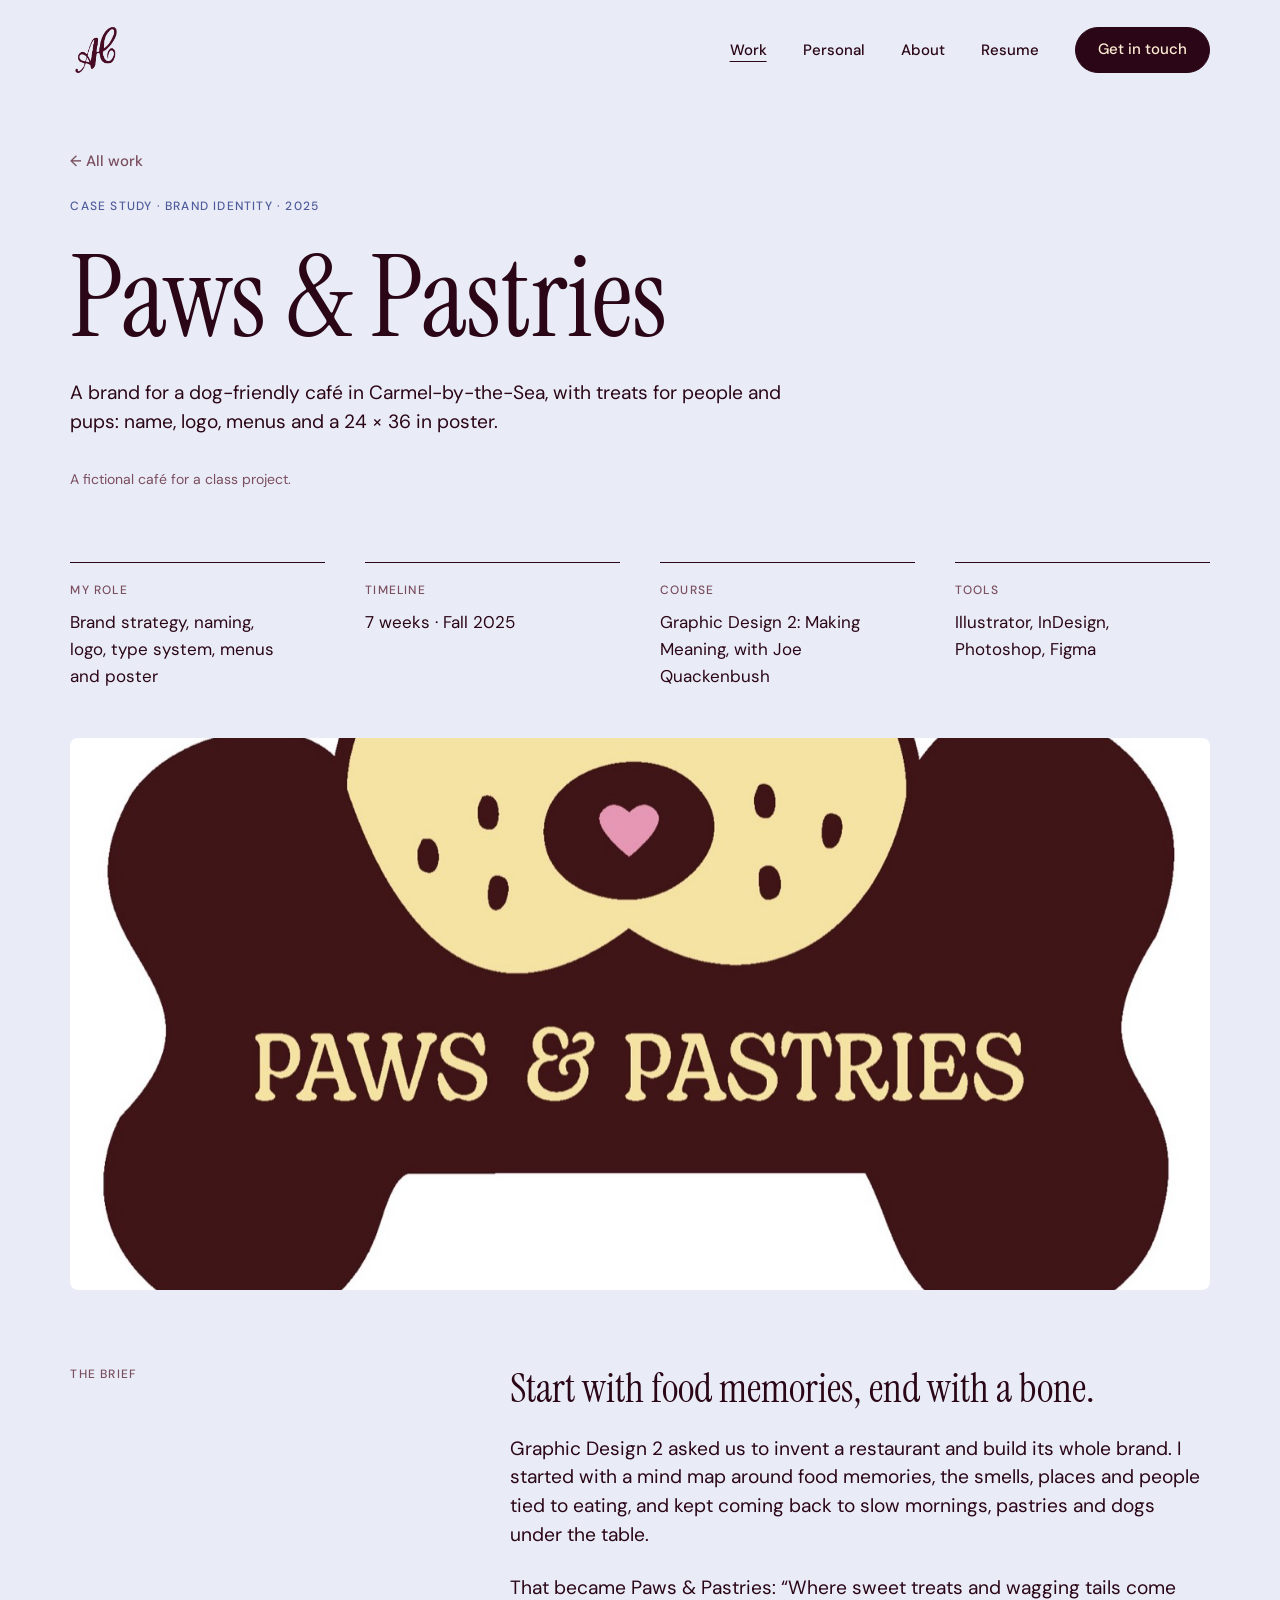
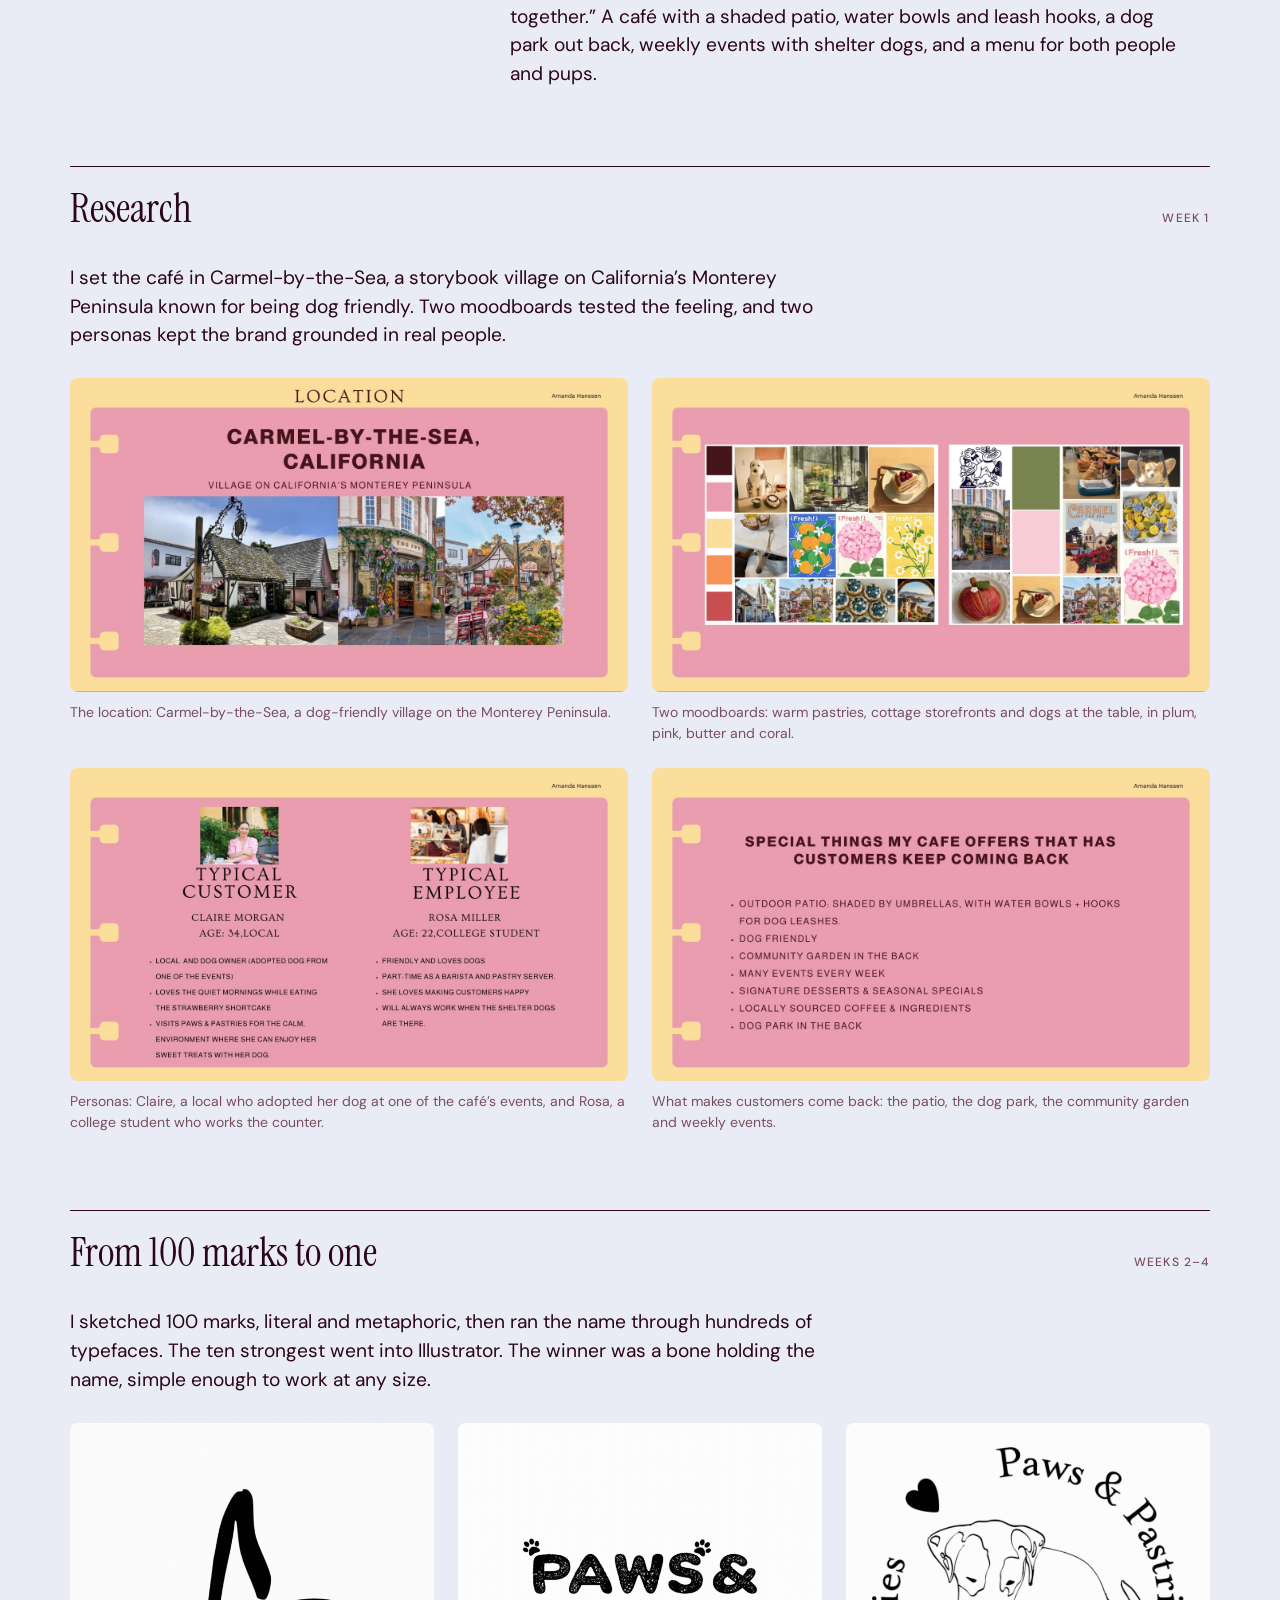
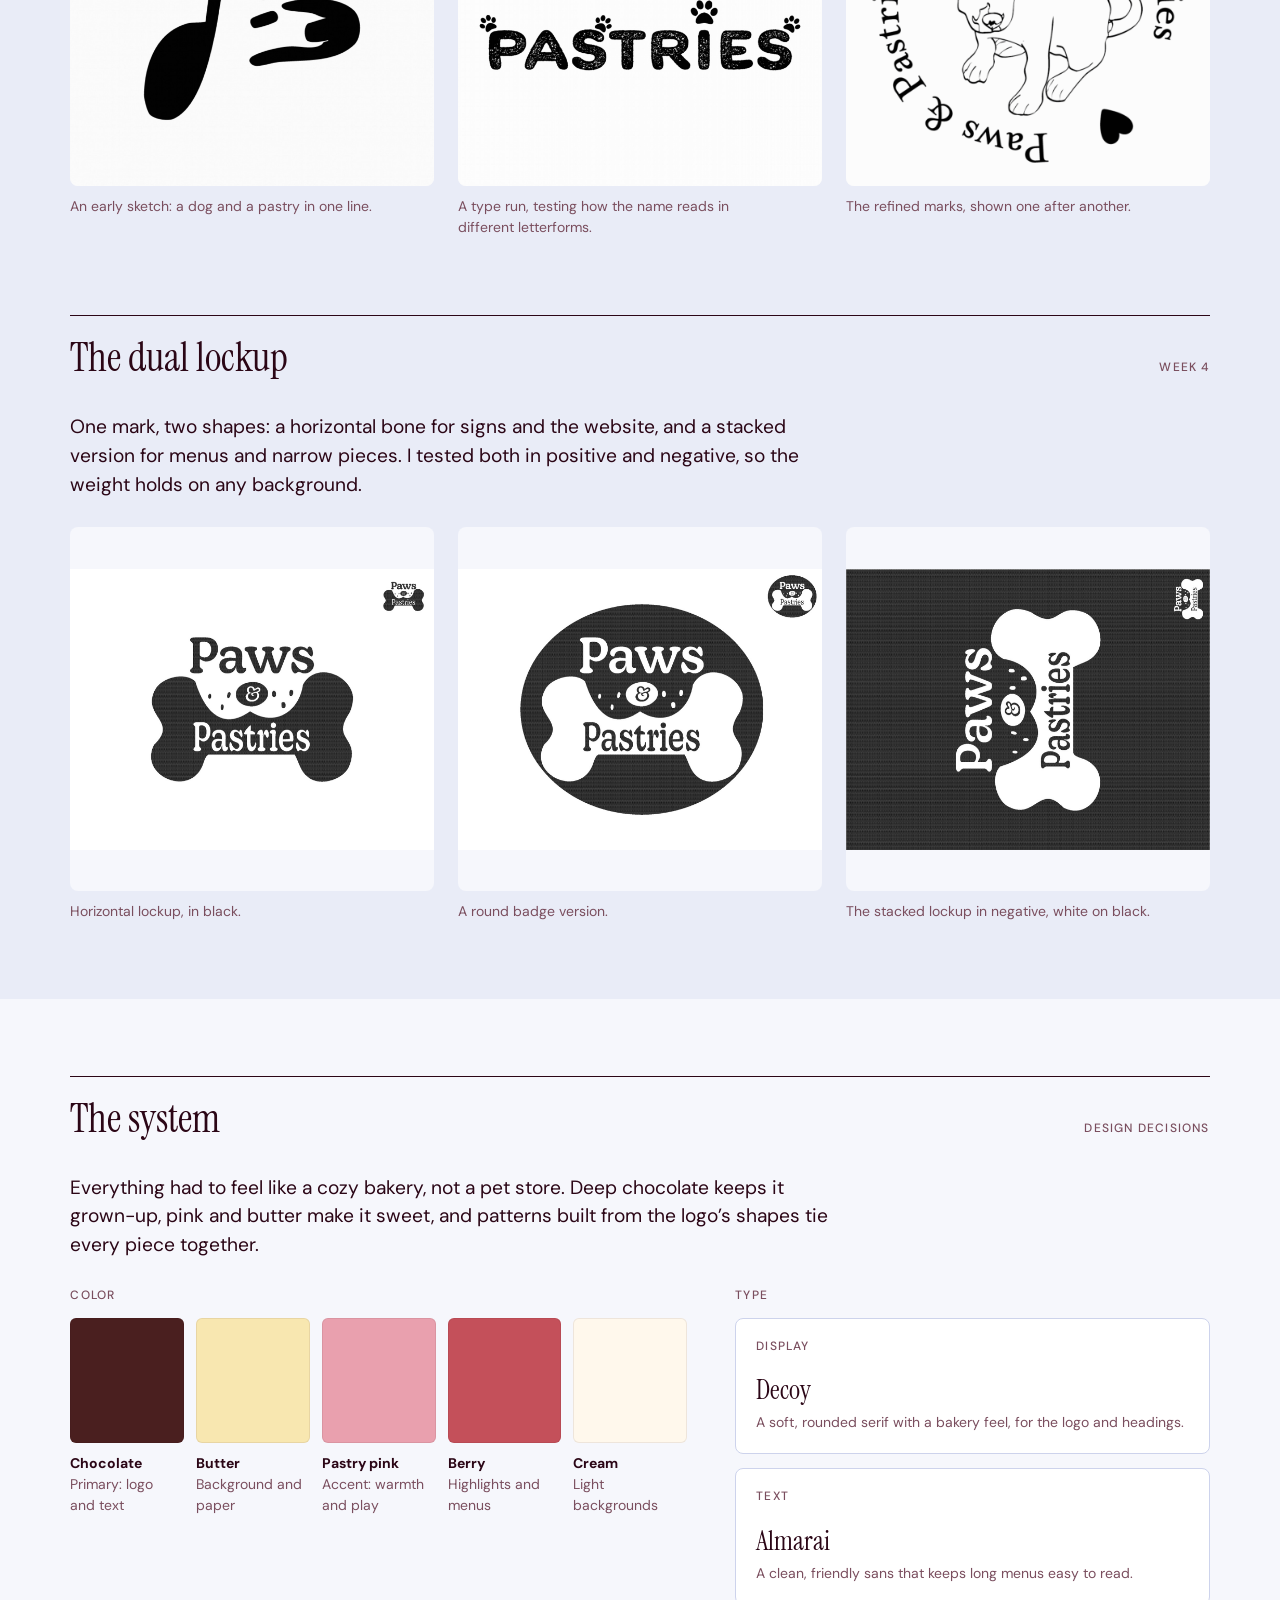
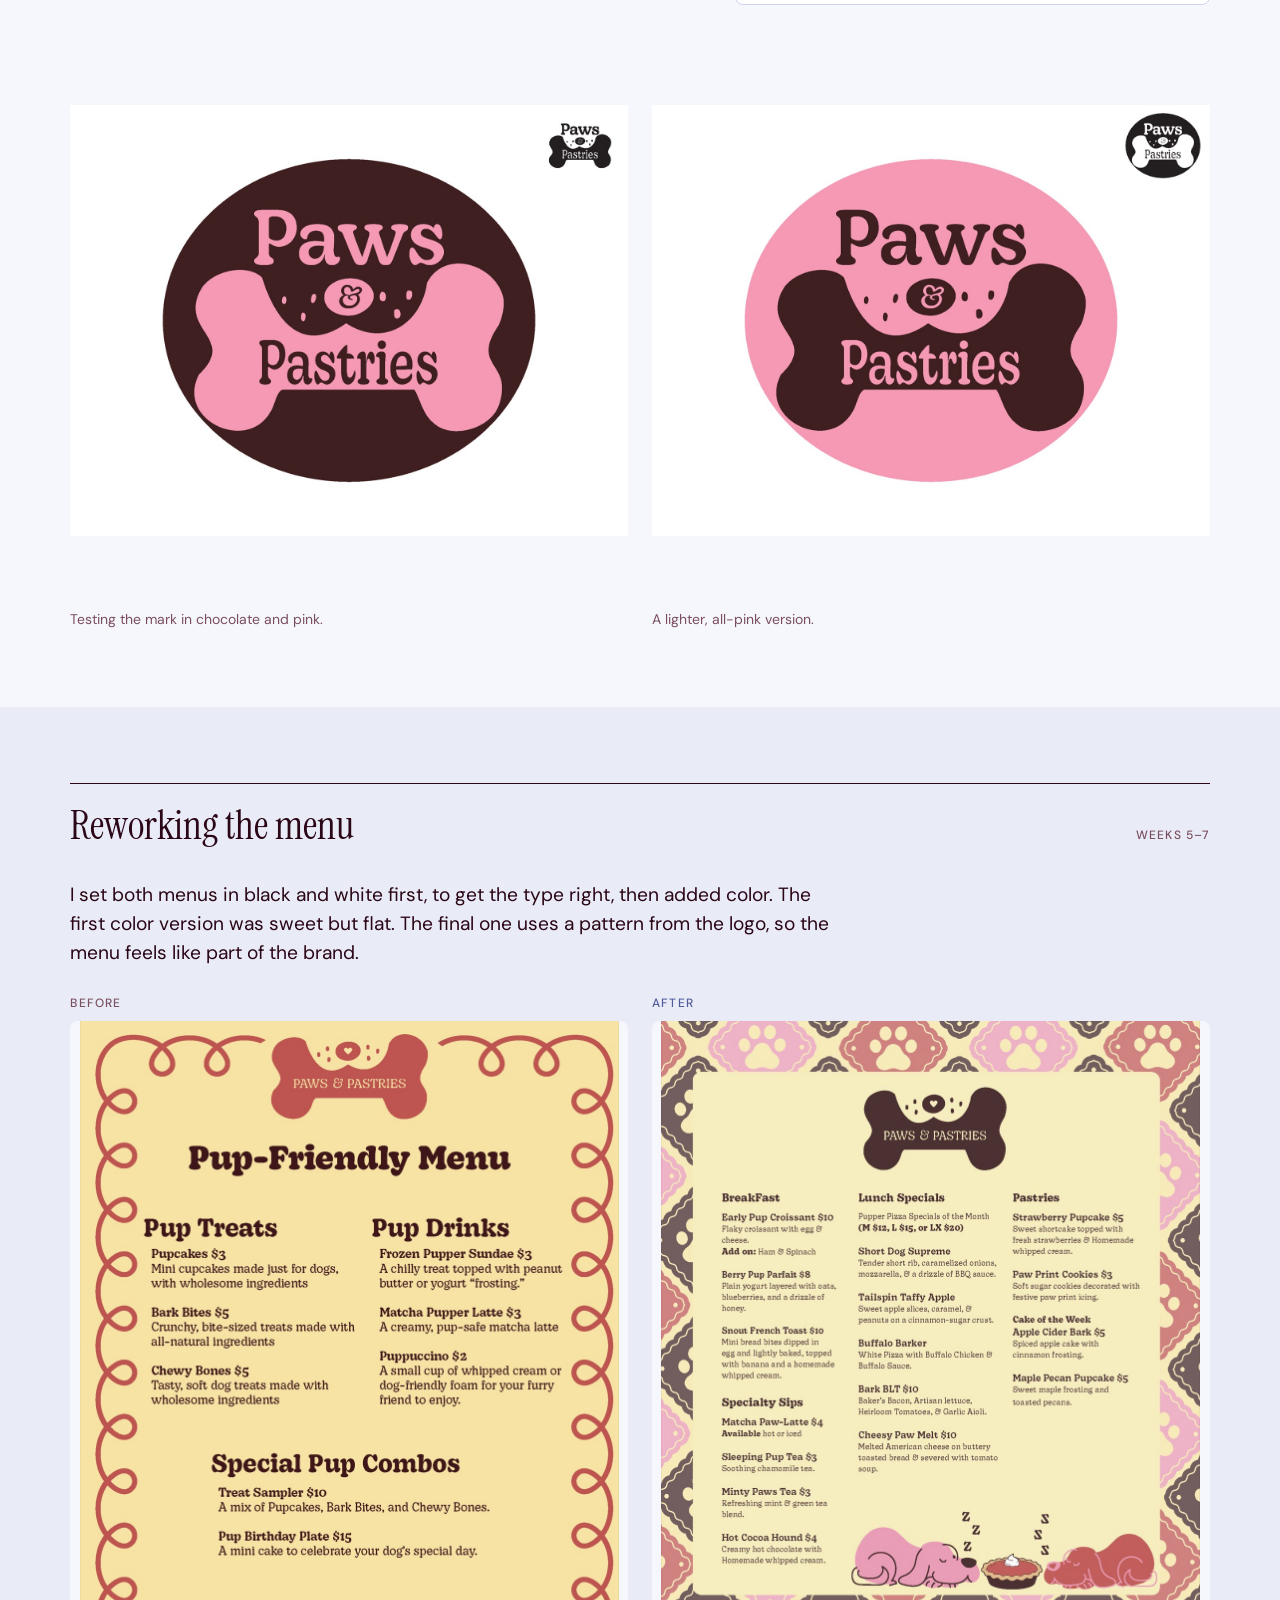
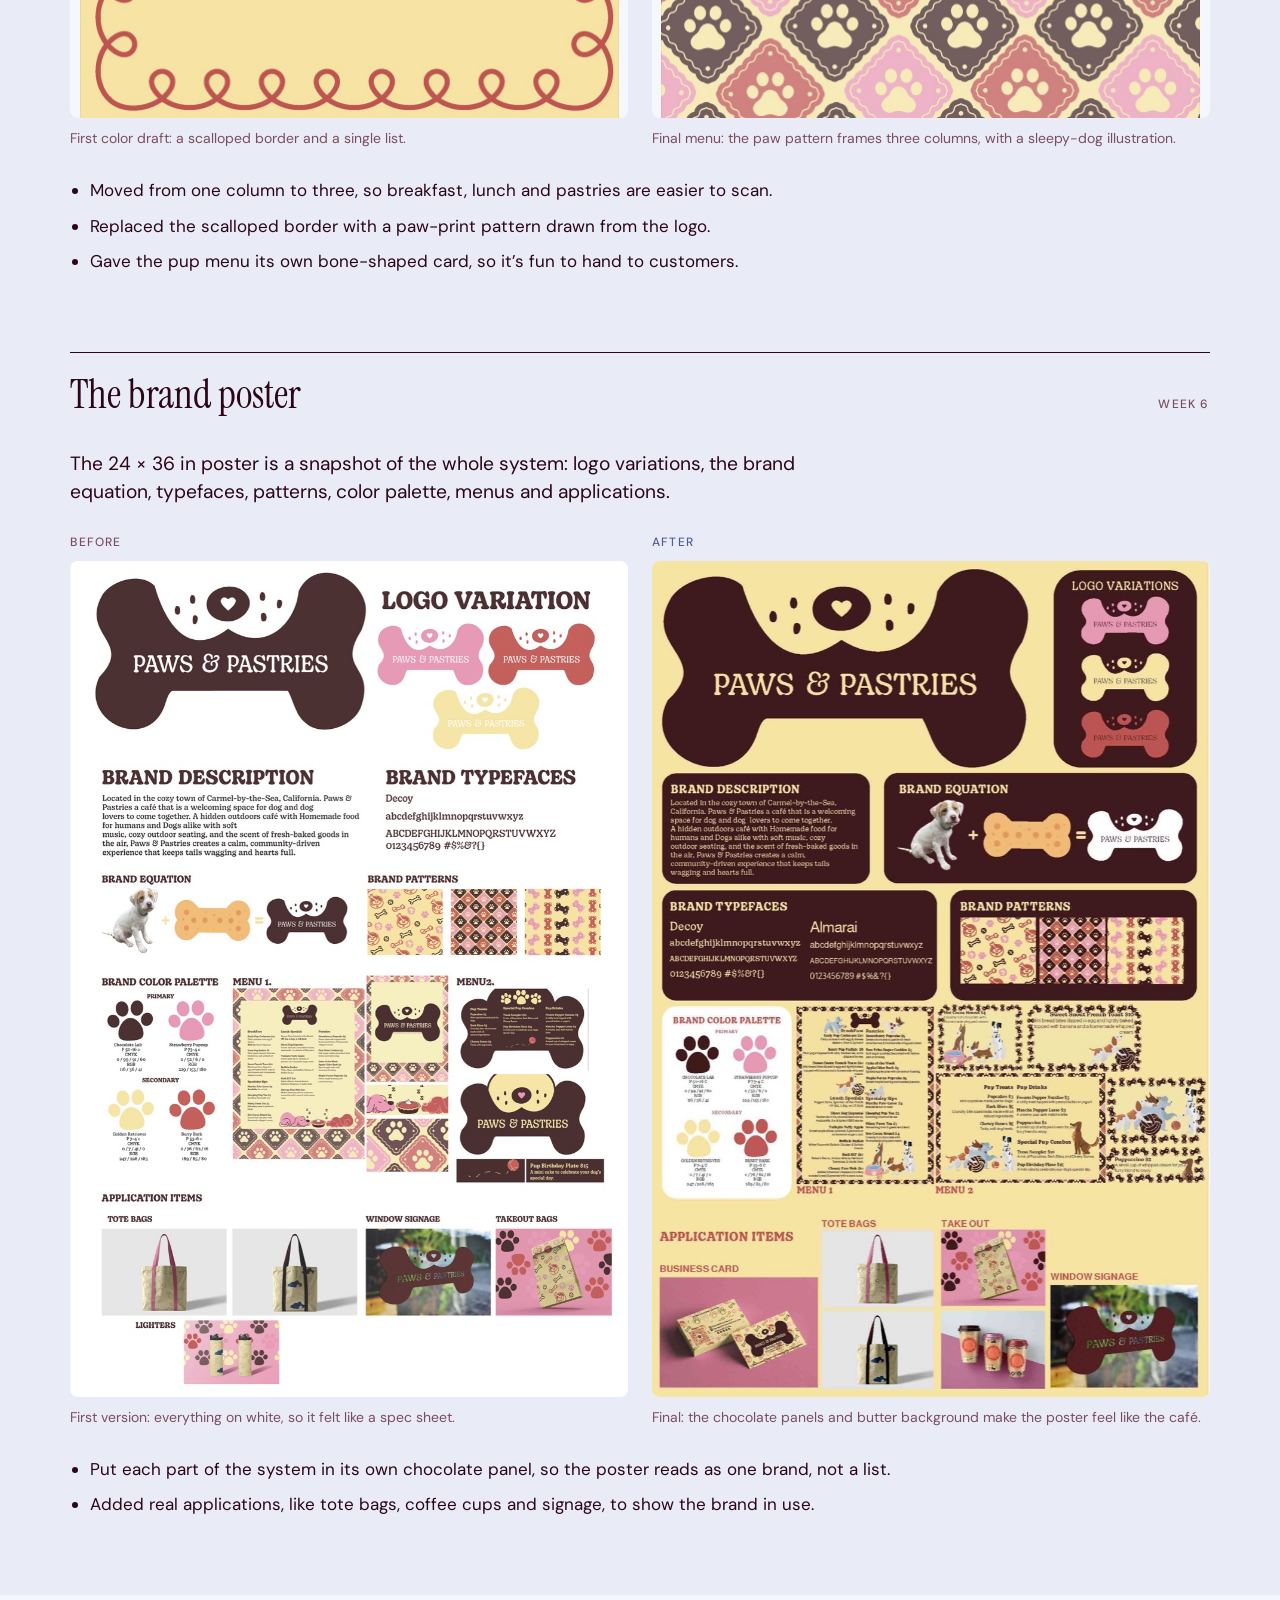
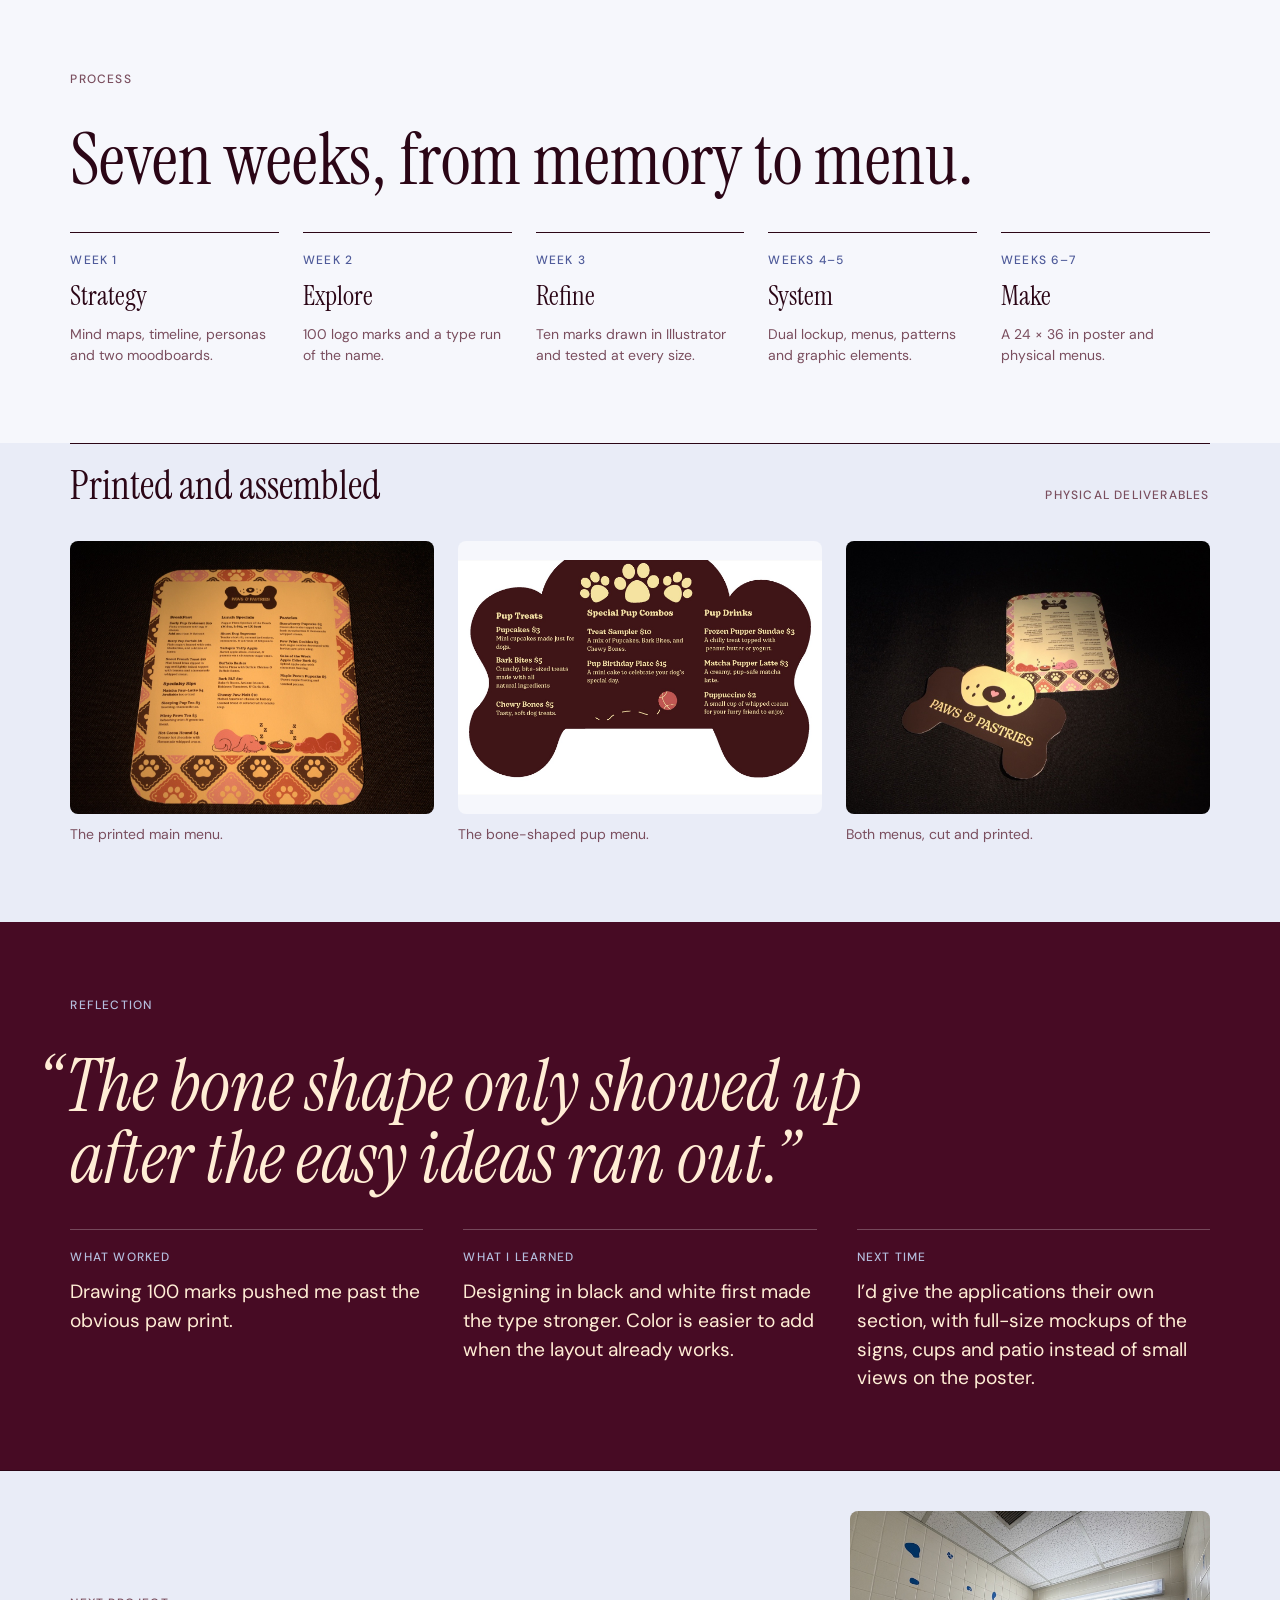
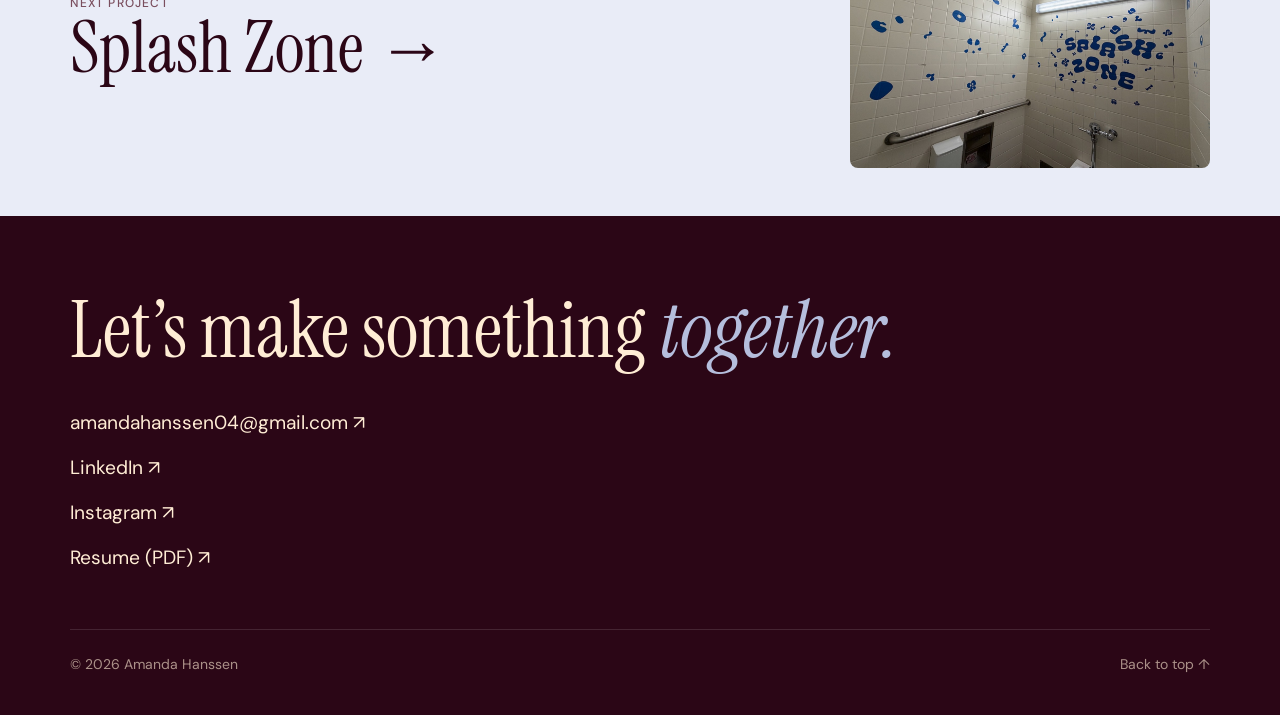
<file: work/paws-pastries.html>
<!doctype html>
<html lang="en">
<head>
<meta charset="utf-8">
<meta name="viewport" content="width=device-width, initial-scale=1">
<title>Paws &amp; Pastries · Amanda Hanssen</title>
<meta name="description" content="A brand for a dog-friendly café in Carmel-by-the-Sea, with treats for people and pups: name, logo, menus and a 24 × 36 in poster.">
<meta property="og:title" content="Paws &amp; Pastries · Amanda Hanssen">
<meta property="og:description" content="A brand for a dog-friendly café in Carmel-by-the-Sea, with treats for people and pups: name, logo, menus and a 24 × 36 in poster.">
<meta property="og:image" content="https://amandahanssen.com/images/paws/cover.jpg">
<meta property="og:url" content="https://amandahanssen.com/work/paws-pastries.html">
<link rel="canonical" href="https://amandahanssen.com/work/paws-pastries.html">
<meta name="twitter:card" content="summary_large_image">
<link rel="icon" type="image/png" href="../images/monogram.png">
<link rel="preconnect" href="https://fonts.googleapis.com">
<link rel="preconnect" href="https://fonts.gstatic.com" crossorigin>
<link href="https://fonts.googleapis.com/css2?family=DM+Sans:opsz,wght@9..40,400;9..40,500&family=Instrument+Serif:ital@0;1&display=swap" rel="stylesheet">
<link rel="stylesheet" href="../css/style.css">
<script src="../js/site.js" defer></script>
</head>
<body>
<div class="sky" id="top"><header class="wrap nav">
  <a class="brand" href="../index.html" aria-label="Amanda Hanssen, home"><span class="monogram" aria-hidden="true"></span></a>
  <button class="menu-btn" aria-expanded="false" aria-controls="menu">Menu</button>
  <ul class="nav-links" id="menu">
    <li><a href="../index.html#work" aria-current="page">Work</a></li>
    <li><a href="../personal.html">Personal</a></li>
    <li><a href="../about.html">About</a></li>
    <li><a href="../files/Amanda-Hanssen-Resume.pdf" target="_blank" rel="noopener">Resume</a></li>
    <li><a class="btn" href="mailto:amandahanssen04@gmail.com">Get in touch</a></li>
  </ul>
</header>
<section class="wrap cs-hero">
  <a class="back" href="../index.html#work">← All work</a>
  <p class="label accent">Case study · Brand identity · 2025</p>
  <h1 class="display-xl">Paws &amp; Pastries</h1>
  <p class="body-l measure">A brand for a dog-friendly café in Carmel-by-the-Sea, with treats for people and pups: name, logo, menus and a 24 × 36 in poster.</p>
  <p class="body-s muted measure cs-note">A fictional café for a class project.</p>
  
  
</section></div>
<div class="wrap facts"><div><p class="label muted">My role</p><p>Brand strategy, naming, logo, type system, menus and poster</p></div><div><p class="label muted">Timeline</p><p>7 weeks · Fall 2025</p></div><div><p class="label muted">Course</p><p>Graphic Design 2: Making Meaning, with Joe Quackenbush</p></div><div><p class="label muted">Tools</p><p>Illustrator, InDesign, Photoshop, Figma</p></div></div><section class="wrap"><div class="media"><figure class="" style="aspect-ratio:1280/620"><img src="../images/paws/mark.jpg" alt="Paws &amp; Pastries brand mark" loading="lazy"></figure></div></section>
<section class="wrap split"><p class="label muted">The brief</p><div class="stack"><h2 class="heading-m">Start with food memories, end with a bone.</h2><p class="body-l">Graphic Design 2 asked us to invent a restaurant and build its whole brand. I started with a mind map around food memories, the smells, places and people tied to eating, and kept coming back to slow mornings, pastries and dogs under the table.</p><p class="body-l">That became Paws &amp; Pastries: “Where sweet treats and wagging tails come together.” A café with a shaded patio, water bowls and leash hooks, a dog park out back, weekly events with shelter dogs, and a menu for both people and pups.</p></div></section>
<section class="wrap"><div class="section-head"><h2 class="heading-m">Research</h2><span class="label muted">Week 1</span></div><p class="body-l measure story-intro">I set the café in Carmel-by-the-Sea, a storybook village on California’s Monterey Peninsula known for being dog friendly. Two moodboards tested the feeling, and two personas kept the brand grounded in real people.</p><div class="grid cols-2"><div class="capfig"><figure class="" style="aspect-ratio:16/9"><img src="../images/paws/location.jpg" alt="Location: Carmel-by-the-Sea" loading="lazy"></figure><p class="body-s muted caption">The location: Carmel-by-the-Sea, a dog-friendly village on the Monterey Peninsula.</p></div><div class="capfig"><figure class="" style="aspect-ratio:16/9"><img src="../images/paws/moodboards.jpg" alt="Two moodboards" loading="lazy"></figure><p class="body-s muted caption">Two moodboards: warm pastries, cottage storefronts and dogs at the table, in plum, pink, butter and coral.</p></div><div class="capfig"><figure class="" style="aspect-ratio:16/9"><img src="../images/paws/personas.jpg" alt="Customer and employee personas" loading="lazy"></figure><p class="body-s muted caption">Personas: Claire, a local who adopted her dog at one of the café’s events, and Rosa, a college student who works the counter.</p></div><div class="capfig"><figure class="" style="aspect-ratio:16/9"><img src="../images/paws/features.jpg" alt="What keeps customers coming back" loading="lazy"></figure><p class="body-s muted caption">What makes customers come back: the patio, the dog park, the community garden and weekly events.</p></div></div></section>
<section class="wrap"><div class="section-head"><h2 class="heading-m">From 100 marks to one</h2><span class="label muted">Weeks 2–4</span></div><p class="body-l measure story-intro">I sketched 100 marks, literal and metaphoric, then ran the name through hundreds of typefaces. The ten strongest went into Illustrator. The winner was a bone holding the name, simple enough to work at any size.</p><div class="grid cols-3"><div class="capfig"><figure class="fit on-paper" style="aspect-ratio:1/1"><img src="../images/paws/sketches.jpg" alt="Early logo sketch" loading="lazy"></figure><p class="body-s muted caption">An early sketch: a dog and a pastry in one line.</p></div><div class="capfig"><figure class="fit on-paper" style="aspect-ratio:1/1"><img src="../images/paws/type-test.jpg" alt="Type test of the name" loading="lazy"></figure><p class="body-s muted caption">A type run, testing how the name reads in different letterforms.</p></div><div class="capfig"><figure class="fit on-paper" style="aspect-ratio:1/1"><img src="../images/paws/refined-logos.gif" alt="Animation cycling through the refined logos" loading="lazy"></figure><p class="body-s muted caption">The refined marks, shown one after another.</p></div></div></section>
<section class="wrap"><div class="section-head"><h2 class="heading-m">The dual lockup</h2><span class="label muted">Week 4</span></div><p class="body-l measure story-intro">One mark, two shapes: a horizontal bone for signs and the website, and a stacked version for menus and narrow pieces. I tested both in positive and negative, so the weight holds on any background.</p><div class="grid cols-3"><div class="capfig"><figure class="fit on-paper" style="aspect-ratio:1/1"><img src="../images/paws/lockup-bone.jpg" alt="Horizontal bone lockup" loading="lazy"></figure><p class="body-s muted caption">Horizontal lockup, in black.</p></div><div class="capfig"><figure class="fit on-paper" style="aspect-ratio:1/1"><img src="../images/paws/lockup-round.jpg" alt="Round lockup" loading="lazy"></figure><p class="body-s muted caption">A round badge version.</p></div><div class="capfig"><figure class="fit on-ink" style="aspect-ratio:1/1"><img src="../images/paws/lockup-negative.jpg" alt="Negative lockup" loading="lazy"></figure><p class="body-s muted caption">The stacked lockup in negative, white on black.</p></div></div></section>
<section class="system"><div class="wrap"><div class="section-head"><h2 class="heading-m">The system</h2><span class="label muted">Design decisions</span></div><p class="body-l measure story-intro">Everything had to feel like a cozy bakery, not a pet store. Deep chocolate keeps it grown-up, pink and butter make it sweet, and patterns built from the logo’s shapes tie every piece together.</p>
  <div class="system-row"><div><p class="label muted">Color</p><div class="swatches"><div class="swatch"><span style="background:#4A1F1F"></span><p class="body-s"><strong>Chocolate</strong><br><span class="muted">Primary: logo and text</span></p></div><div class="swatch"><span style="background:#F8E7B0"></span><p class="body-s"><strong>Butter</strong><br><span class="muted">Background and paper</span></p></div><div class="swatch"><span style="background:#E9A0AE"></span><p class="body-s"><strong>Pastry pink</strong><br><span class="muted">Accent: warmth and play</span></p></div><div class="swatch"><span style="background:#C4505A"></span><p class="body-s"><strong>Berry</strong><br><span class="muted">Highlights and menus</span></p></div><div class="swatch"><span style="background:#FFF8EC"></span><p class="body-s"><strong>Cream</strong><br><span class="muted">Light backgrounds</span></p></div></div></div>
  <div><p class="label muted">Type</p><div class="typecards"><div class="typecard"><p class="label muted">Display</p><p class="heading-s">Decoy</p><p class="body-s muted">A soft, rounded serif with a bakery feel, for the logo and headings.</p></div><div class="typecard"><p class="label muted">Text</p><p class="heading-s">Almarai</p><p class="body-s muted">A clean, friendly sans that keeps long menus easy to read.</p></div></div></div></div>
  <div class="grid cols-2"><div class="capfig"><figure class="fit on-paper" style="aspect-ratio:1/1"><img src="../images/paws/color-brown-pink.jpg" alt="Logo in chocolate and pink" loading="lazy"></figure><p class="body-s muted caption">Testing the mark in chocolate and pink.</p></div><div class="capfig"><figure class="fit on-paper" style="aspect-ratio:1/1"><img src="../images/paws/color-pink.jpg" alt="Logo in pink" loading="lazy"></figure><p class="body-s muted caption">A lighter, all-pink version.</p></div></div>
</div></section>
<section class="wrap"><div class="section-head"><h2 class="heading-m">Reworking the menu</h2><span class="label muted">Weeks 5–7</span></div><p class="body-l measure story-intro">I set both menus in black and white first, to get the type right, then added color. The first color version was sweet but flat. The final one uses a pattern from the logo, so the menu feels like part of the brand.</p><div class="ba">
  <div><p class="label muted">Before</p><div class="capfig"><figure class="fit on-paper" style="aspect-ratio:4/5"><img src="../images/paws/menu-draft.jpg" alt="First menu draft" loading="lazy"></figure><p class="body-s muted caption">First color draft: a scalloped border and a single list.</p></div></div>
  <div><p class="label accent">After</p><div class="capfig"><figure class="fit on-paper" style="aspect-ratio:4/5"><img src="../images/paws/menu-final.jpg" alt="Final menu" loading="lazy"></figure><p class="body-s muted caption">Final menu: the paw pattern frames three columns, with a sleepy-dog illustration.</p></div></div>
</div><ul class="changes"><li>Moved from one column to three, so breakfast, lunch and pastries are easier to scan.</li><li>Replaced the scalloped border with a paw-print pattern drawn from the logo.</li><li>Gave the pup menu its own bone-shaped card, so it’s fun to hand to customers.</li></ul></section>
<section class="wrap"><div class="section-head"><h2 class="heading-m">The brand poster</h2><span class="label muted">Week 6</span></div><p class="body-l measure story-intro">The 24 × 36 in poster is a snapshot of the whole system: logo variations, the brand equation, typefaces, patterns, color palette, menus and applications.</p><div class="ba">
  <div><p class="label muted">Before</p><div class="capfig"><figure class="fit on-paper" style="aspect-ratio:2/3"><img src="../images/paws/brand-poster.jpg" alt="First brand poster" loading="lazy"></figure><p class="body-s muted caption">First version: everything on white, so it felt like a spec sheet.</p></div></div>
  <div><p class="label accent">After</p><div class="capfig"><figure class="fit on-paper" style="aspect-ratio:2/3"><img src="../images/paws/poster.jpg" alt="Final brand poster" loading="lazy"></figure><p class="body-s muted caption">Final: the chocolate panels and butter background make the poster feel like the café.</p></div></div>
</div><ul class="changes"><li>Put each part of the system in its own chocolate panel, so the poster reads as one brand, not a list.</li><li>Added real applications, like tote bags, coffee cups and signage, to show the brand in use.</li></ul></section>
<section class="process"><div class="wrap"><p class="label muted">Process</p><h2 class="display-l">Seven weeks, from memory to menu.</h2><div class="steps"><div><p class="label accent">Week 1</p><h3 class="heading-s">Strategy</h3><p class="body-s muted">Mind maps, timeline, personas and two moodboards.</p></div><div><p class="label accent">Week 2</p><h3 class="heading-s">Explore</h3><p class="body-s muted">100 logo marks and a type run of the name.</p></div><div><p class="label accent">Week 3</p><h3 class="heading-s">Refine</h3><p class="body-s muted">Ten marks drawn in Illustrator and tested at every size.</p></div><div><p class="label accent">Weeks 4–5</p><h3 class="heading-s">System</h3><p class="body-s muted">Dual lockup, menus, patterns and graphic elements.</p></div><div><p class="label accent">Weeks 6–7</p><h3 class="heading-s">Make</h3><p class="body-s muted">A 24 × 36 in poster and physical menus.</p></div></div></div></section>
<section class="wrap"><div class="section-head"><h2 class="heading-m">Printed and assembled</h2><span class="label muted">Physical deliverables</span></div><div class="grid cols-3"><div class="capfig"><figure class="" style="aspect-ratio:4/3"><img src="../images/paws/photo-menu.jpg" alt="Printed menu" loading="lazy"></figure><p class="body-s muted caption">The printed main menu.</p></div><div class="capfig"><figure class="fit on-paper" style="aspect-ratio:4/3"><img src="../images/paws/bone-menu.jpg" alt="Bone-shaped pup menu" loading="lazy"></figure><p class="body-s muted caption">The bone-shaped pup menu.</p></div><div class="capfig"><figure class="" style="aspect-ratio:4/3"><img src="../images/paws/menus-photo.jpg" alt="Printed menus together" loading="lazy"></figure><p class="body-s muted caption">Both menus, cut and printed.</p></div></div></section>
<section class="dark reflection"><div class="wrap">
  <p class="label light">Reflection</p>
  <p class="display-l quote hang">“The bone shape only showed up after the easy ideas ran out.”</p>
  <div class="reflect-grid"><div><p class="label light">What worked</p><p class="body-l">Drawing 100 marks pushed me past the obvious paw print.</p></div><div><p class="label light">What I learned</p><p class="body-l">Designing in black and white first made the type stronger. Color is easier to add when the layout already works.</p></div><div><p class="label light">Next time</p><p class="body-l">I’d give the applications their own section, with full-size mockups of the signs, cups and patio instead of small views on the poster.</p></div></div>
</div></section>
<a class="wrap next" href="splash-zone.html">
  <div><p class="label muted">Next project</p><p class="display-l">Splash Zone →</p></div>
  <div class="cover"><img src="../images/splash/cover.jpg" alt="Blue vinyl lettering on bathroom tiles" loading="lazy"></div>
</a>
<footer>
  <div class="wrap">
    <div class="foot-top">
      <p class="display-xl">Let’s make something <em>together.</em></p>
      <ul class="foot-links">
        <li><a href="mailto:amandahanssen04@gmail.com">amandahanssen04@gmail.com ↗</a></li>
        <li><a href="https://www.linkedin.com/in/amanda-hanssen-8711a0237/" target="_blank" rel="noopener">LinkedIn ↗</a></li>
        <li><a href="https://www.instagram.com/reidlinmae/" target="_blank" rel="noopener">Instagram ↗</a></li>
        <li><a href="../files/Amanda-Hanssen-Resume.pdf" target="_blank" rel="noopener">Resume (PDF) ↗</a></li>
      </ul>
    </div>
    <div class="foot-bottom body-s"><span>© 2026 Amanda Hanssen</span><a href="#top">Back to top ↑</a></div>
  </div>
</footer>
</body>
</html>
</file>
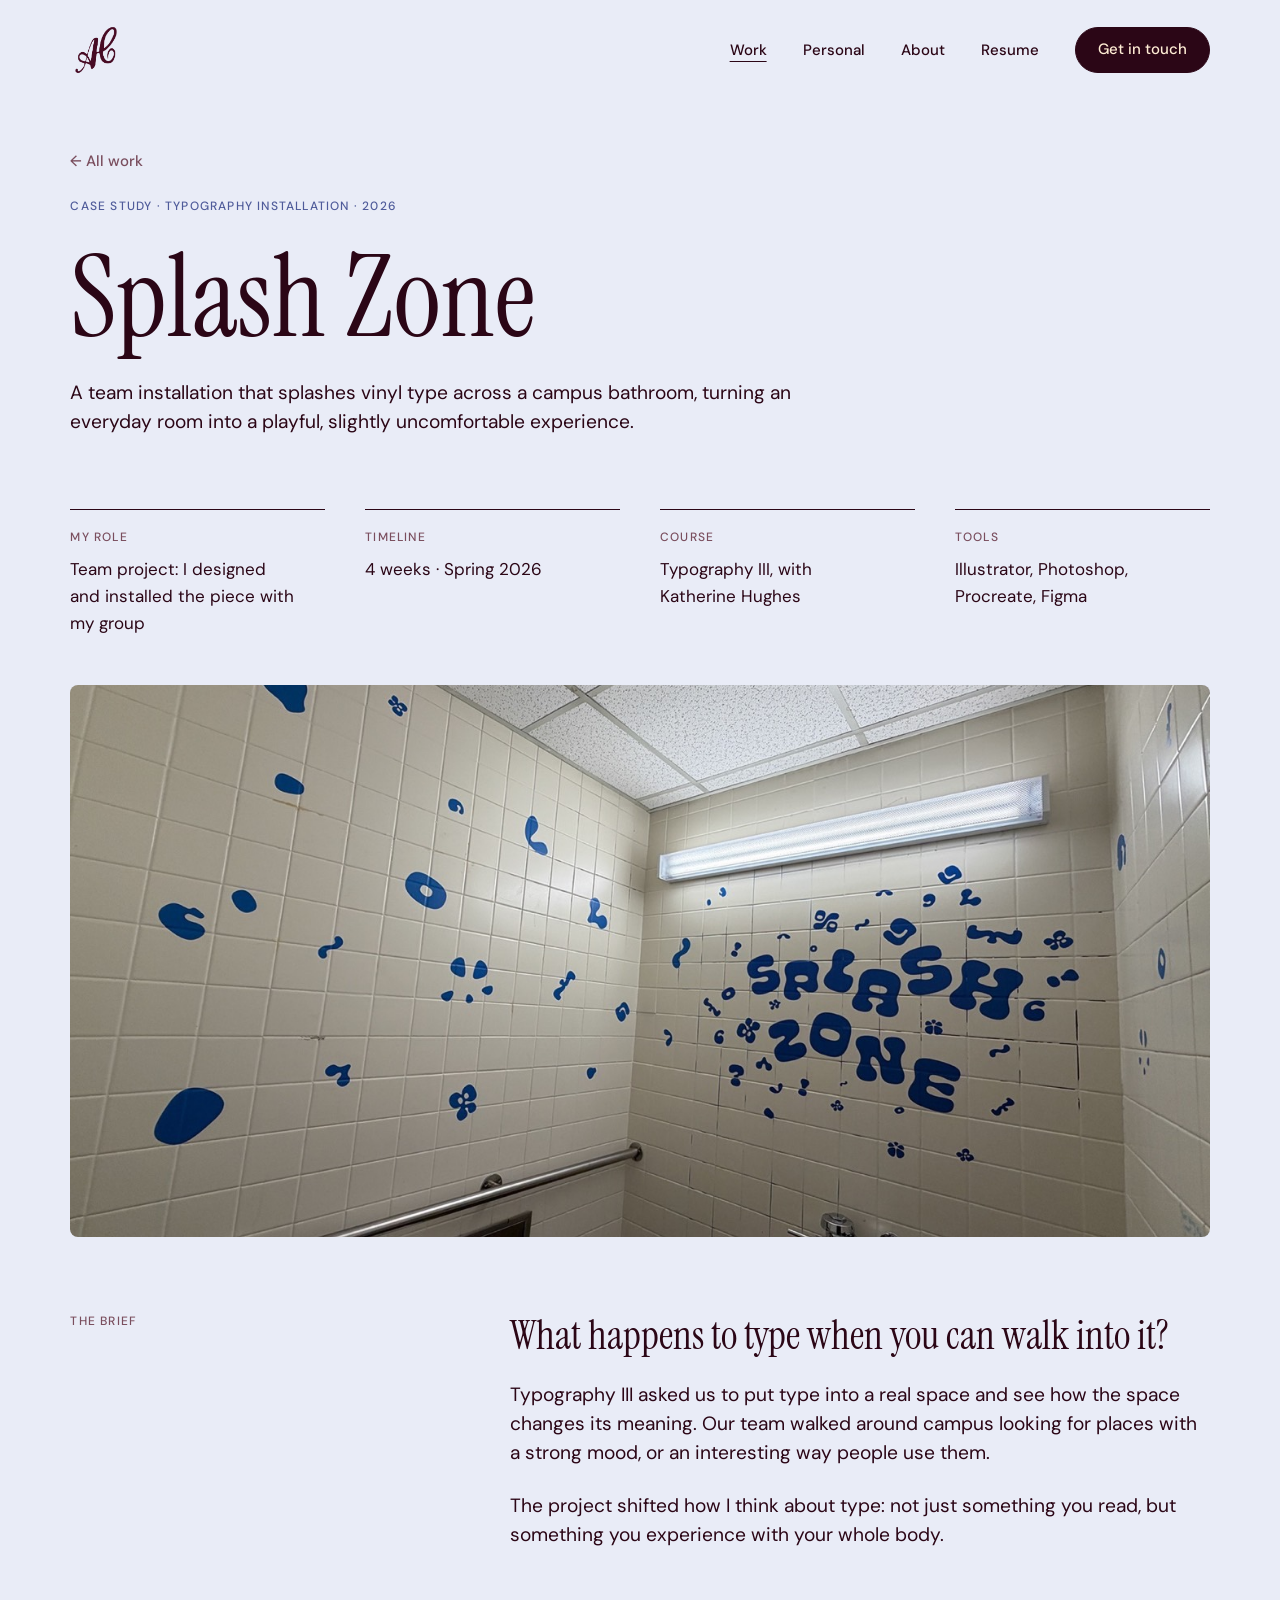
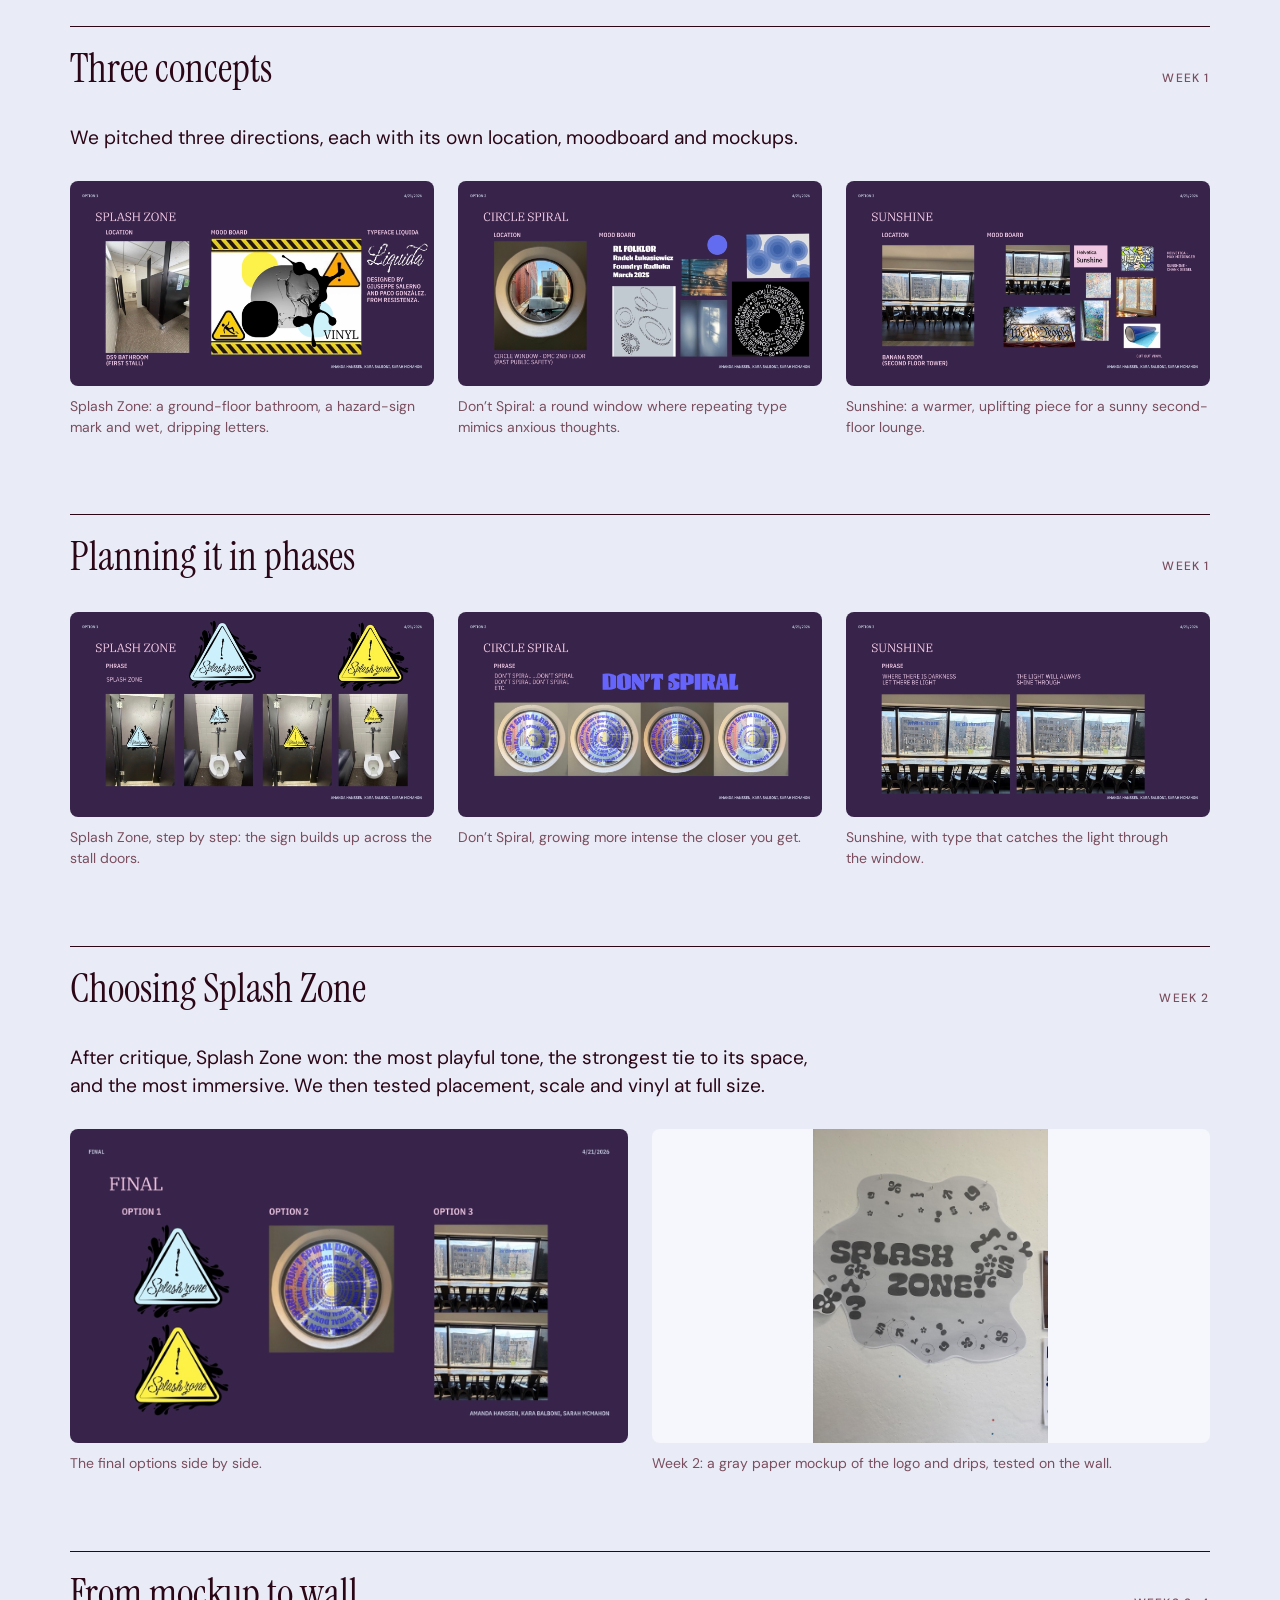
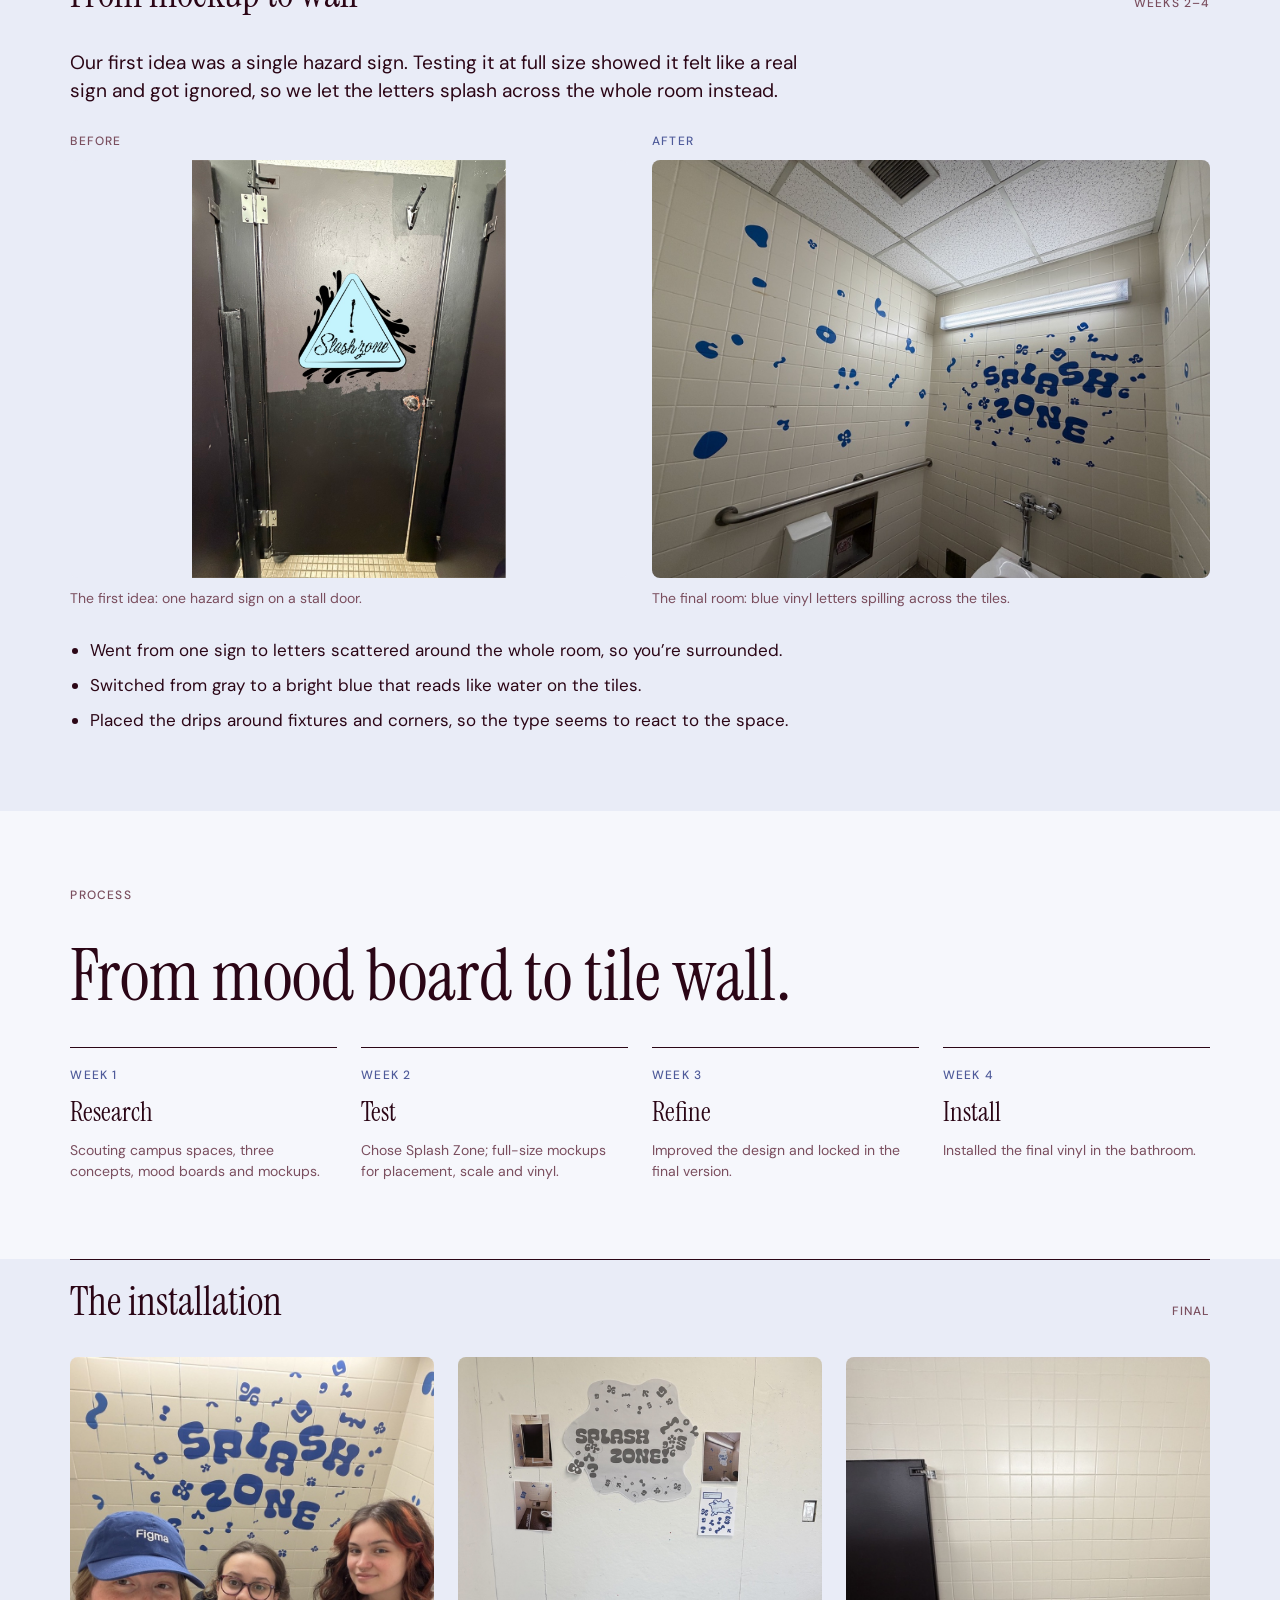
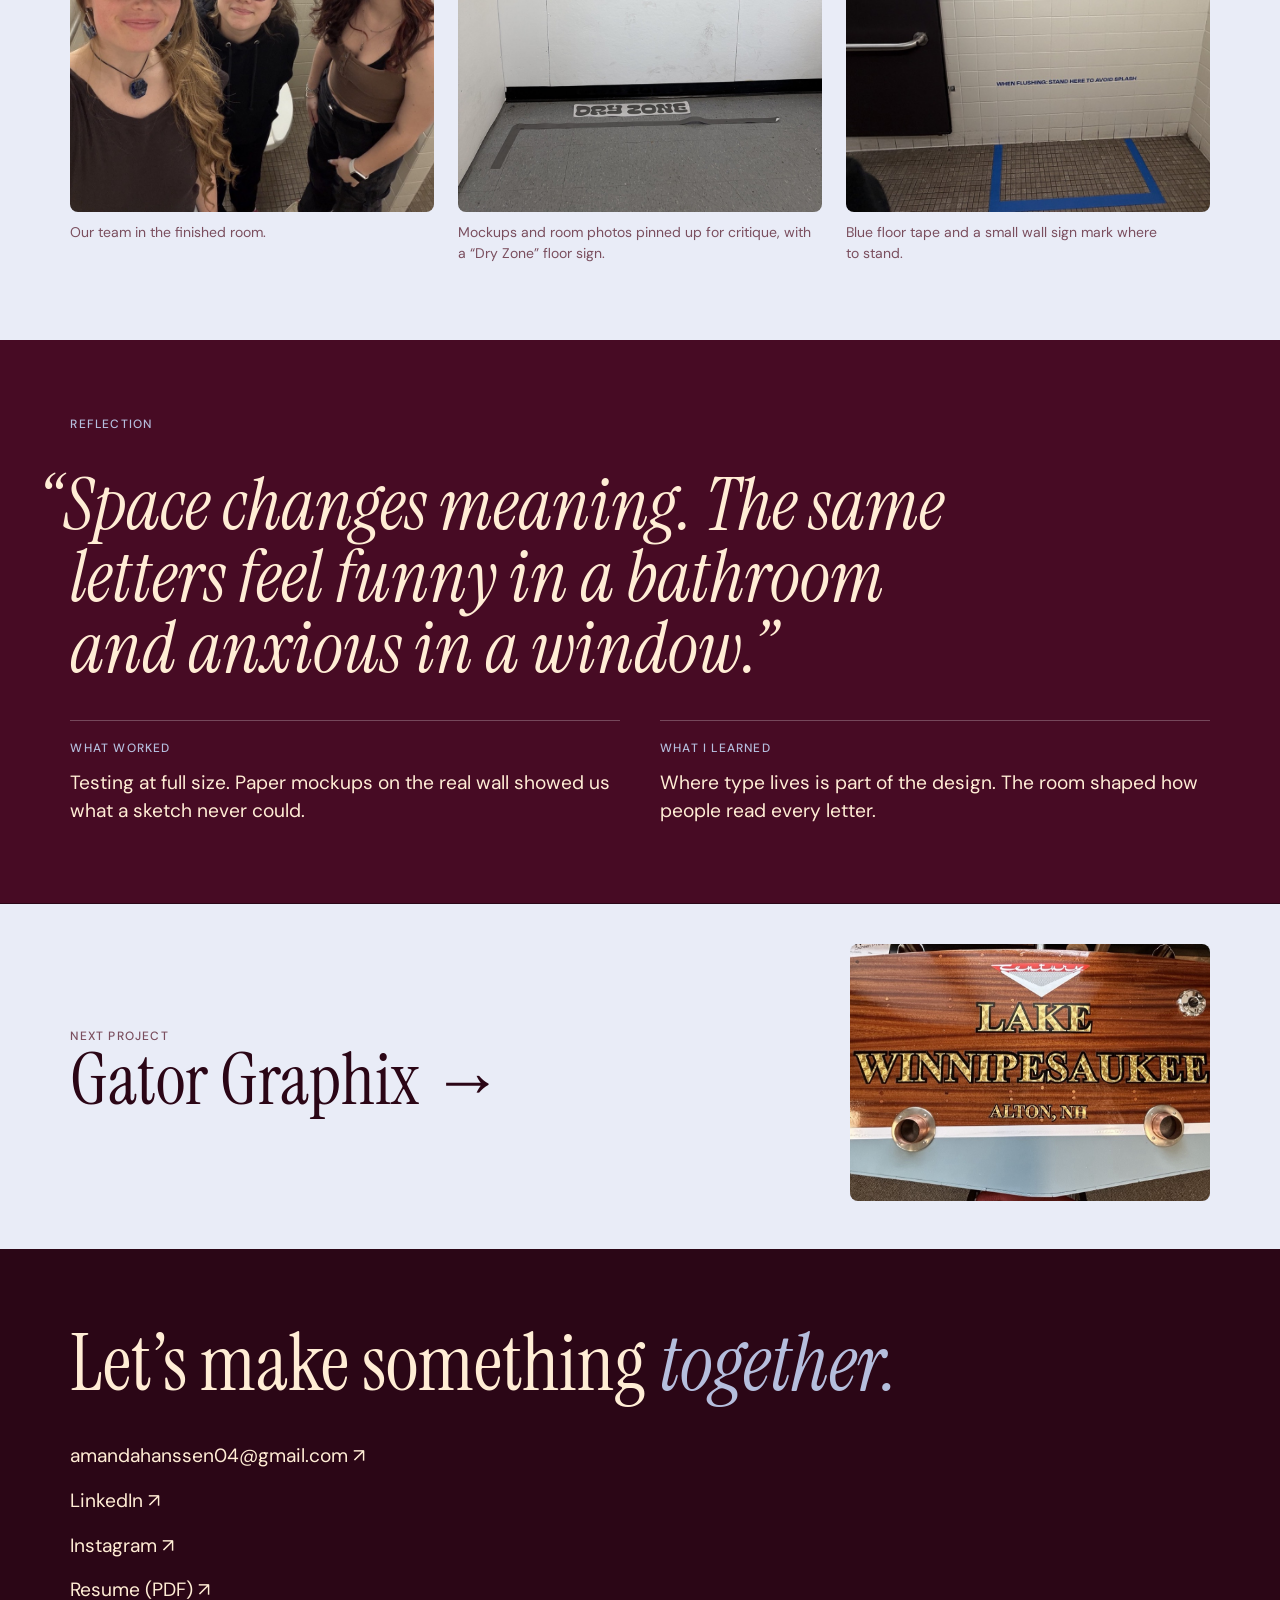
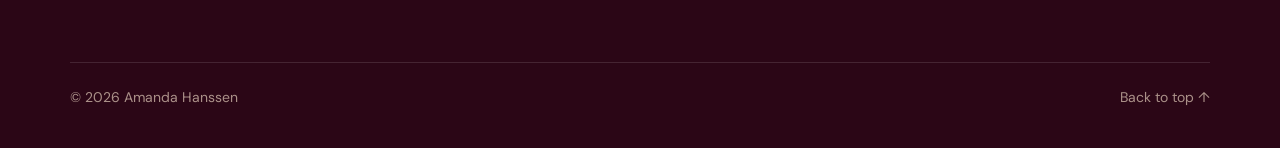
<file: work/splash-zone.html>
<!doctype html>
<html lang="en">
<head>
<meta charset="utf-8">
<meta name="viewport" content="width=device-width, initial-scale=1">
<title>Splash Zone · Amanda Hanssen</title>
<meta name="description" content="A team installation that splashes vinyl type across a campus bathroom, turning an everyday room into a playful, slightly uncomfortable experience.">
<meta property="og:title" content="Splash Zone · Amanda Hanssen">
<meta property="og:description" content="A team installation that splashes vinyl type across a campus bathroom, turning an everyday room into a playful, slightly uncomfortable experience.">
<meta property="og:image" content="https://amandahanssen.com/images/splash/cover.jpg">
<meta property="og:url" content="https://amandahanssen.com/work/splash-zone.html">
<link rel="canonical" href="https://amandahanssen.com/work/splash-zone.html">
<meta name="twitter:card" content="summary_large_image">
<link rel="icon" type="image/png" href="../images/monogram.png">
<link rel="preconnect" href="https://fonts.googleapis.com">
<link rel="preconnect" href="https://fonts.gstatic.com" crossorigin>
<link href="https://fonts.googleapis.com/css2?family=DM+Sans:opsz,wght@9..40,400;9..40,500&family=Instrument+Serif:ital@0;1&display=swap" rel="stylesheet">
<link rel="stylesheet" href="../css/style.css">
<script src="../js/site.js" defer></script>
</head>
<body>
<div class="sky" id="top"><header class="wrap nav">
  <a class="brand" href="../index.html" aria-label="Amanda Hanssen, home"><span class="monogram" aria-hidden="true"></span></a>
  <button class="menu-btn" aria-expanded="false" aria-controls="menu">Menu</button>
  <ul class="nav-links" id="menu">
    <li><a href="../index.html#work" aria-current="page">Work</a></li>
    <li><a href="../personal.html">Personal</a></li>
    <li><a href="../about.html">About</a></li>
    <li><a href="../files/Amanda-Hanssen-Resume.pdf" target="_blank" rel="noopener">Resume</a></li>
    <li><a class="btn" href="mailto:amandahanssen04@gmail.com">Get in touch</a></li>
  </ul>
</header>
<section class="wrap cs-hero">
  <a class="back" href="../index.html#work">← All work</a>
  <p class="label accent">Case study · Typography installation · 2026</p>
  <h1 class="display-xl">Splash Zone</h1>
  <p class="body-l measure">A team installation that splashes vinyl type across a campus bathroom, turning an everyday room into a playful, slightly uncomfortable experience.</p>
  
  
  
</section></div>
<div class="wrap facts"><div><p class="label muted">My role</p><p>Team project: I designed and installed the piece with my group</p></div><div><p class="label muted">Timeline</p><p>4 weeks · Spring 2026</p></div><div><p class="label muted">Course</p><p>Typography III, with Katherine Hughes</p></div><div><p class="label muted">Tools</p><p>Illustrator, Photoshop, Procreate, Figma</p></div></div><section class="wrap"><div class="media"><figure class="" style="aspect-ratio:1280/620"><img src="../images/splash/install.jpg" alt="Splash Zone installation" loading="lazy"></figure></div></section>
<section class="wrap split"><p class="label muted">The brief</p><div class="stack"><h2 class="heading-m">What happens to type when you can walk into it?</h2><p class="body-l">Typography III asked us to put type into a real space and see how the space changes its meaning. Our team walked around campus looking for places with a strong mood, or an interesting way people use them.</p><p class="body-l">The project shifted how I think about type: not just something you read, but something you experience with your whole body.</p></div></section>
<section class="wrap"><div class="section-head"><h2 class="heading-m">Three concepts</h2><span class="label muted">Week 1</span></div><p class="body-l measure story-intro">We pitched three directions, each with its own location, moodboard and mockups.</p><div class="grid cols-3"><div class="capfig"><figure class="" style="aspect-ratio:16/9"><img src="../images/splash/proposal-2.jpg" alt="Splash Zone concept slide" loading="lazy"></figure><p class="body-s muted caption">Splash Zone: a ground-floor bathroom, a hazard-sign mark and wet, dripping letters.</p></div><div class="capfig"><figure class="" style="aspect-ratio:16/9"><img src="../images/splash/proposal-4.jpg" alt="Don’t Spiral concept slide" loading="lazy"></figure><p class="body-s muted caption">Don’t Spiral: a round window where repeating type mimics anxious thoughts.</p></div><div class="capfig"><figure class="" style="aspect-ratio:16/9"><img src="../images/splash/proposal-6.jpg" alt="Sunshine concept slide" loading="lazy"></figure><p class="body-s muted caption">Sunshine: a warmer, uplifting piece for a sunny second-floor lounge.</p></div></div></section>
<section class="wrap"><div class="section-head"><h2 class="heading-m">Planning it in phases</h2><span class="label muted">Week 1</span></div><div class="grid cols-3"><div class="capfig"><figure class="" style="aspect-ratio:16/9"><img src="../images/splash/proposal-3.jpg" alt="Splash Zone phases" loading="lazy"></figure><p class="body-s muted caption">Splash Zone, step by step: the sign builds up across the stall doors.</p></div><div class="capfig"><figure class="" style="aspect-ratio:16/9"><img src="../images/splash/proposal-5.jpg" alt="Don’t Spiral phases" loading="lazy"></figure><p class="body-s muted caption">Don’t Spiral, growing more intense the closer you get.</p></div><div class="capfig"><figure class="" style="aspect-ratio:16/9"><img src="../images/splash/proposal-7.jpg" alt="Sunshine phases" loading="lazy"></figure><p class="body-s muted caption">Sunshine, with type that catches the light through the window.</p></div></div></section>
<section class="wrap"><div class="section-head"><h2 class="heading-m">Choosing Splash Zone</h2><span class="label muted">Week 2</span></div><p class="body-l measure story-intro">After critique, Splash Zone won: the most playful tone, the strongest tie to its space, and the most immersive. We then tested placement, scale and vinyl at full size.</p><div class="grid cols-2"><div class="capfig"><figure class="" style="aspect-ratio:16/9"><img src="../images/splash/proposal-8.jpg" alt="Final options slide" loading="lazy"></figure><p class="body-s muted caption">The final options side by side.</p></div><div class="capfig"><figure class="fit on-paper" style="aspect-ratio:16/9"><img src="../images/splash/mockup.jpg" alt="Gray paper mockup of the logo and drips" loading="lazy"></figure><p class="body-s muted caption">Week 2: a gray paper mockup of the logo and drips, tested on the wall.</p></div></div></section>
<section class="wrap"><div class="section-head"><h2 class="heading-m">From mockup to wall</h2><span class="label muted">Weeks 2–4</span></div><p class="body-l measure story-intro">Our first idea was a single hazard sign. Testing it at full size showed it felt like a real sign and got ignored, so we let the letters splash across the whole room instead.</p><div class="ba">
  <div><p class="label muted">Before</p><div class="capfig"><figure class="fit on-apricot" style="aspect-ratio:4/3;background:var(--apricot)"><img src="../images/splash/mockups.jpg" alt="Hazard sign mockup on a stall door" loading="lazy"></figure><p class="body-s muted caption">The first idea: one hazard sign on a stall door.</p></div></div>
  <div><p class="label accent">After</p><div class="capfig"><figure class="" style="aspect-ratio:4/3"><img src="../images/splash/install.jpg" alt="Blue vinyl Splash Zone lettering across the bathroom wall" loading="lazy"></figure><p class="body-s muted caption">The final room: blue vinyl letters spilling across the tiles.</p></div></div>
</div><ul class="changes"><li>Went from one sign to letters scattered around the whole room, so you’re surrounded.</li><li>Switched from gray to a bright blue that reads like water on the tiles.</li><li>Placed the drips around fixtures and corners, so the type seems to react to the space.</li></ul></section>
<section class="process"><div class="wrap"><p class="label muted">Process</p><h2 class="display-l">From mood board to tile wall.</h2><div class="steps"><div><p class="label accent">Week 1</p><h3 class="heading-s">Research</h3><p class="body-s muted">Scouting campus spaces, three concepts, mood boards and mockups.</p></div><div><p class="label accent">Week 2</p><h3 class="heading-s">Test</h3><p class="body-s muted">Chose Splash Zone; full-size mockups for placement, scale and vinyl.</p></div><div><p class="label accent">Week 3</p><h3 class="heading-s">Refine</h3><p class="body-s muted">Improved the design and locked in the final version.</p></div><div><p class="label accent">Week 4</p><h3 class="heading-s">Install</h3><p class="body-s muted">Installed the final vinyl in the bathroom.</p></div></div></div></section>
<section class="wrap"><div class="section-head"><h2 class="heading-m">The installation</h2><span class="label muted">Final</span></div><div class="grid cols-3"><div class="capfig"><figure class="" style="aspect-ratio:4/5"><img src="../images/splash/team.jpg" alt="The team in the installation" loading="lazy"></figure><p class="body-s muted caption">Our team in the finished room.</p></div><div class="capfig"><figure class="" style="aspect-ratio:4/5"><img src="../images/splash/wall.jpg" alt="Mockups pinned on a hallway wall above a Dry Zone floor sign" loading="lazy"></figure><p class="body-s muted caption">Mockups and room photos pinned up for critique, with a “Dry Zone” floor sign.</p></div><div class="capfig"><figure class="" style="aspect-ratio:4/5"><img src="../images/splash/installed.jpg" alt="Blue floor tape in front of the urinal" loading="lazy"></figure><p class="body-s muted caption">Blue floor tape and a small wall sign mark where to stand.</p></div></div></section>
<section class="dark reflection"><div class="wrap">
  <p class="label light">Reflection</p>
  <p class="display-l quote hang">“Space changes meaning. The same letters feel funny in a bathroom and anxious in a window.”</p>
  <div class="reflect-grid two"><div><p class="label light">What worked</p><p class="body-l">Testing at full size. Paper mockups on the real wall showed us what a sketch never could.</p></div><div><p class="label light">What I learned</p><p class="body-l">Where type lives is part of the design. The room shaped how people read every letter.</p></div></div>
</div></section>
<a class="wrap next" href="gator-graphix.html">
  <div><p class="label muted">Next project</p><p class="display-l">Gator Graphix →</p></div>
  <div class="cover"><img src="../images/gator/lake.jpg" alt="Lake Winnipesaukee lettering on a wooden boat transom" loading="lazy"></div>
</a>
<footer>
  <div class="wrap">
    <div class="foot-top">
      <p class="display-xl">Let’s make something <em>together.</em></p>
      <ul class="foot-links">
        <li><a href="mailto:amandahanssen04@gmail.com">amandahanssen04@gmail.com ↗</a></li>
        <li><a href="https://www.linkedin.com/in/amanda-hanssen-8711a0237/" target="_blank" rel="noopener">LinkedIn ↗</a></li>
        <li><a href="https://www.instagram.com/reidlinmae/" target="_blank" rel="noopener">Instagram ↗</a></li>
        <li><a href="../files/Amanda-Hanssen-Resume.pdf" target="_blank" rel="noopener">Resume (PDF) ↗</a></li>
      </ul>
    </div>
    <div class="foot-bottom body-s"><span>© 2026 Amanda Hanssen</span><a href="#top">Back to top ↑</a></div>
  </div>
</footer>
</body>
</html>
</file>
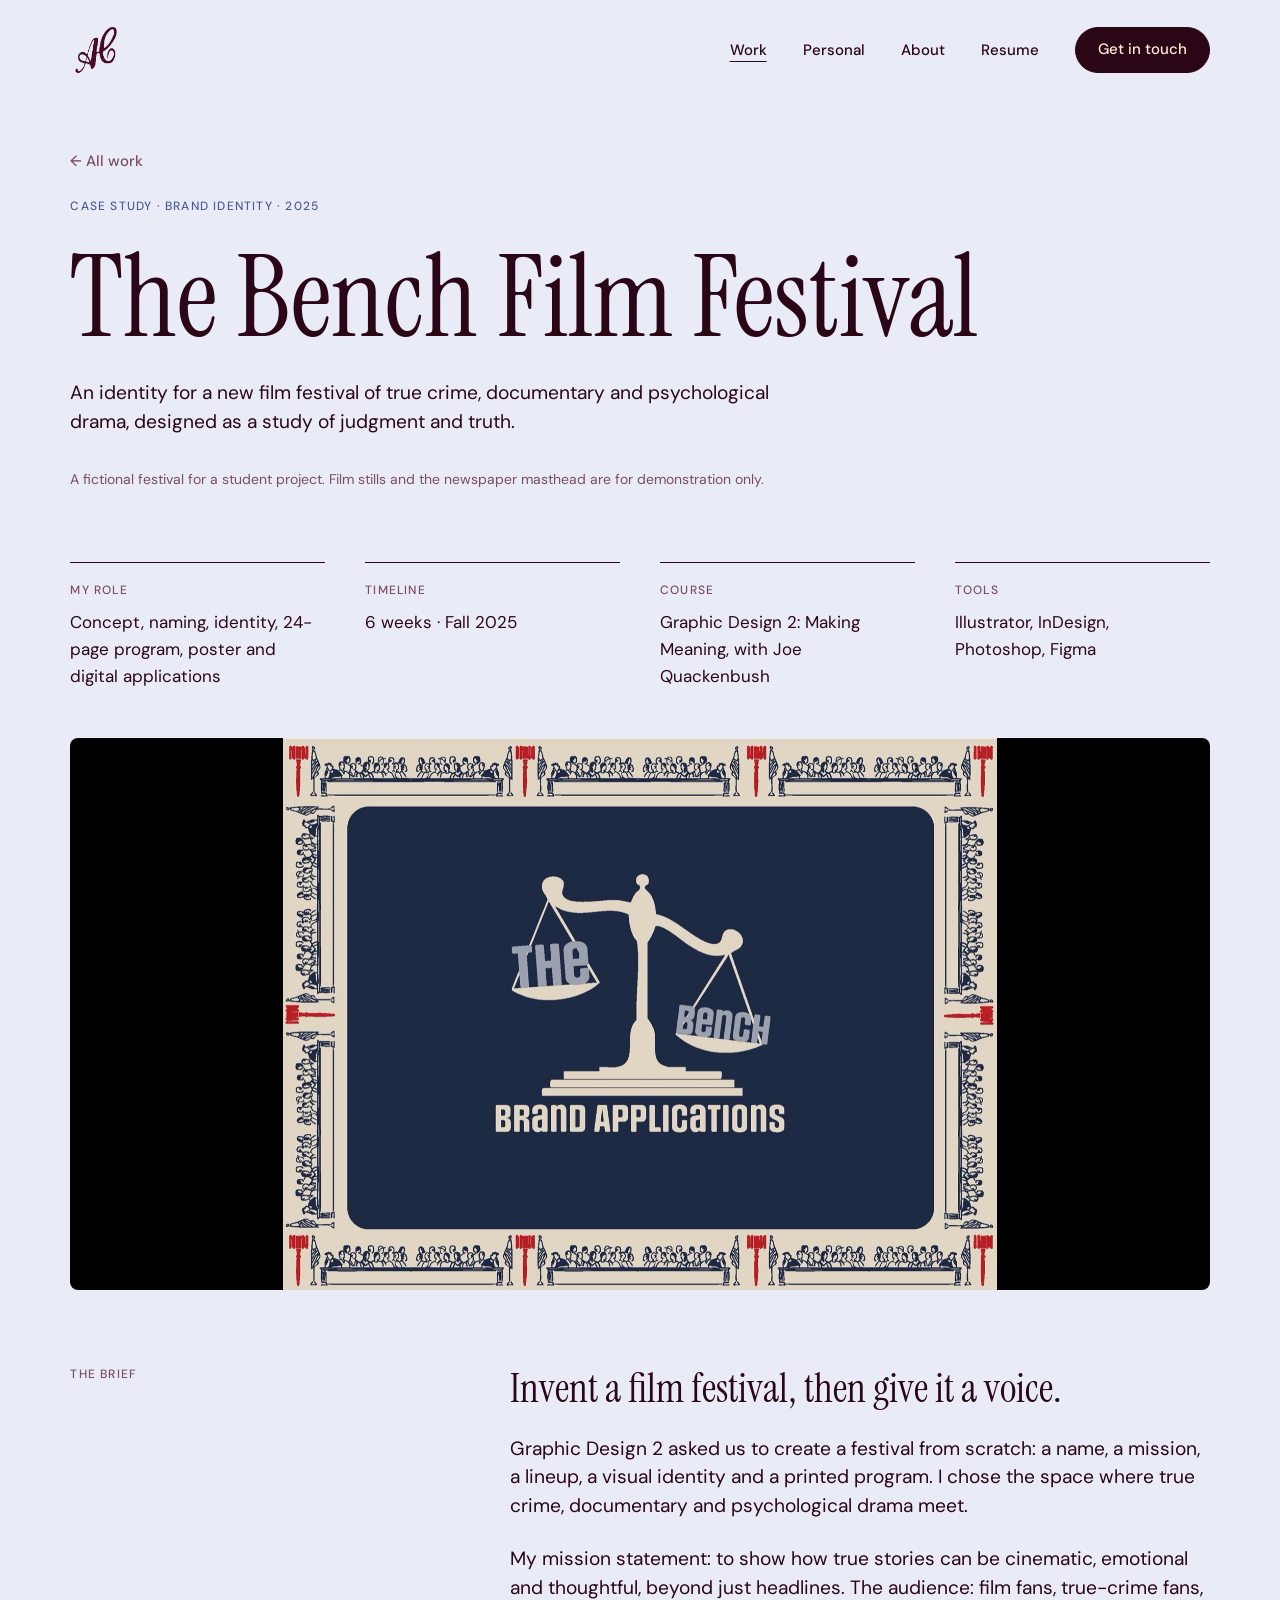
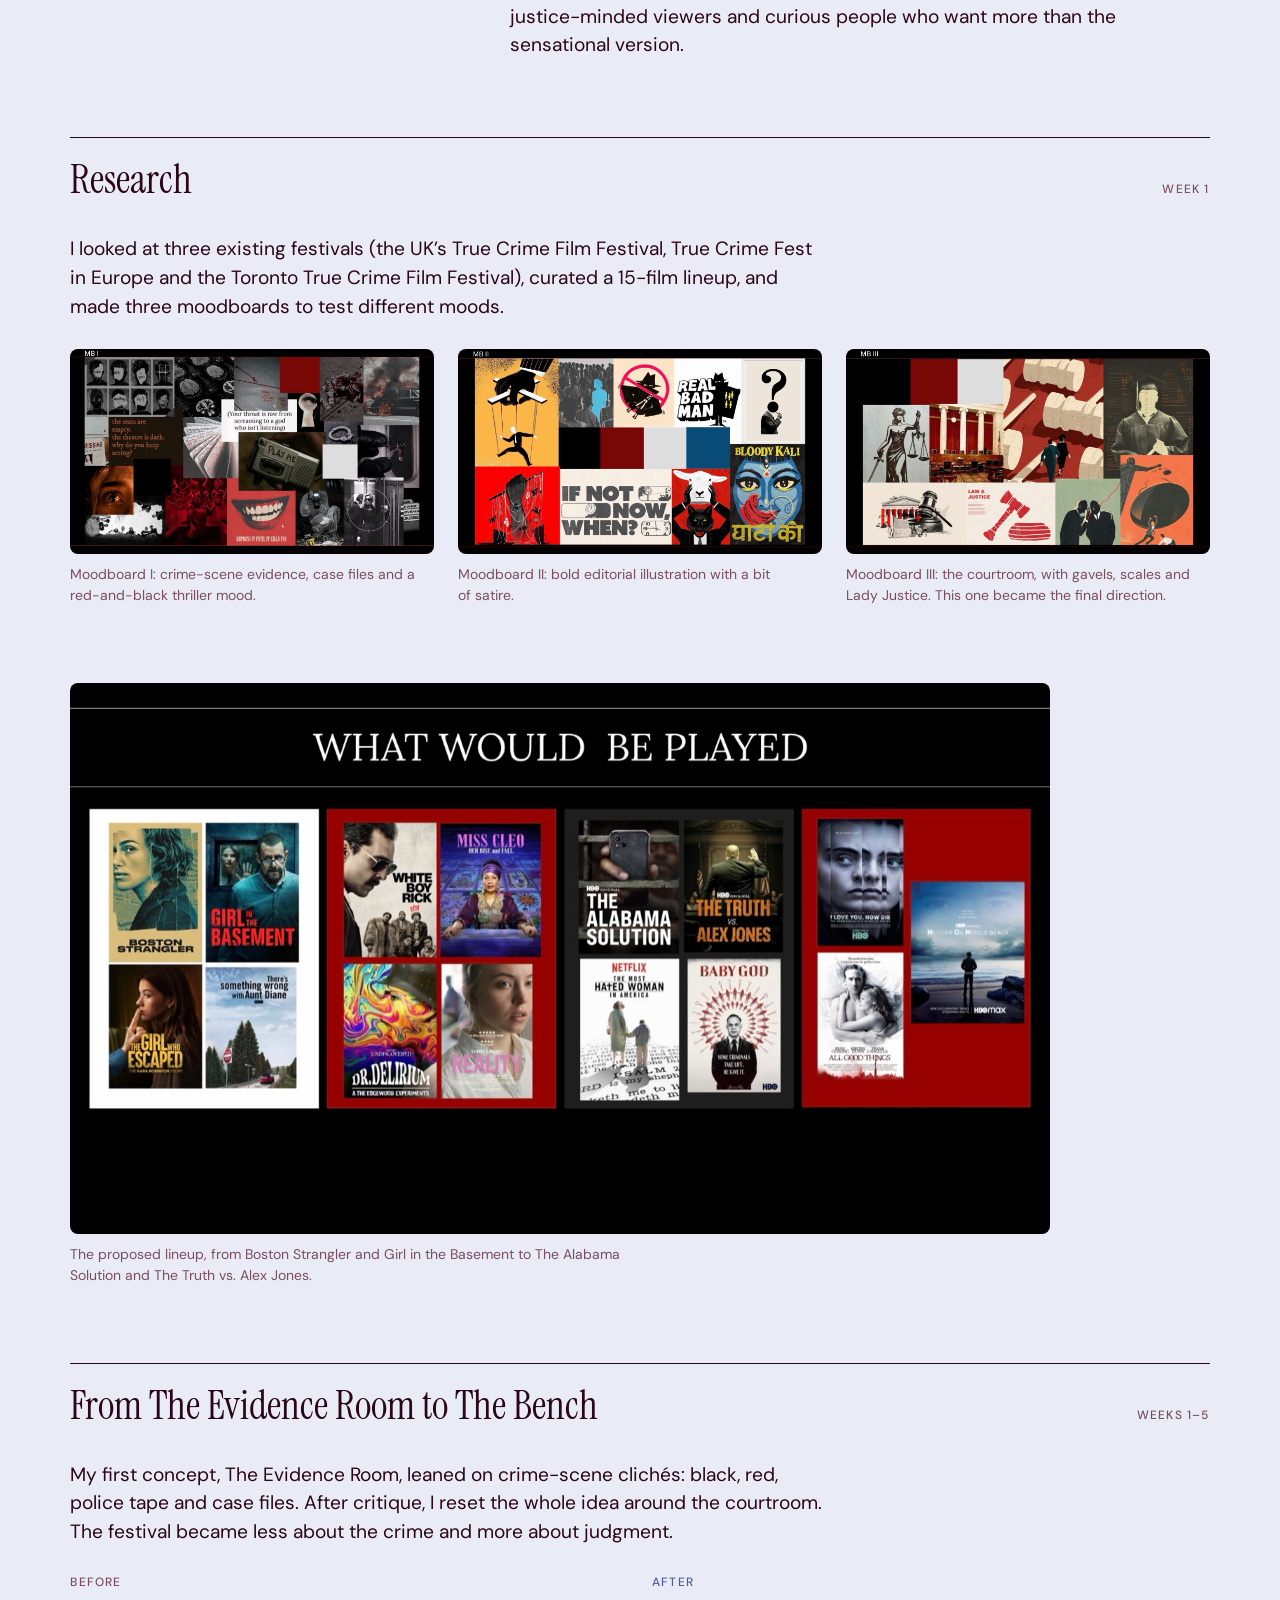
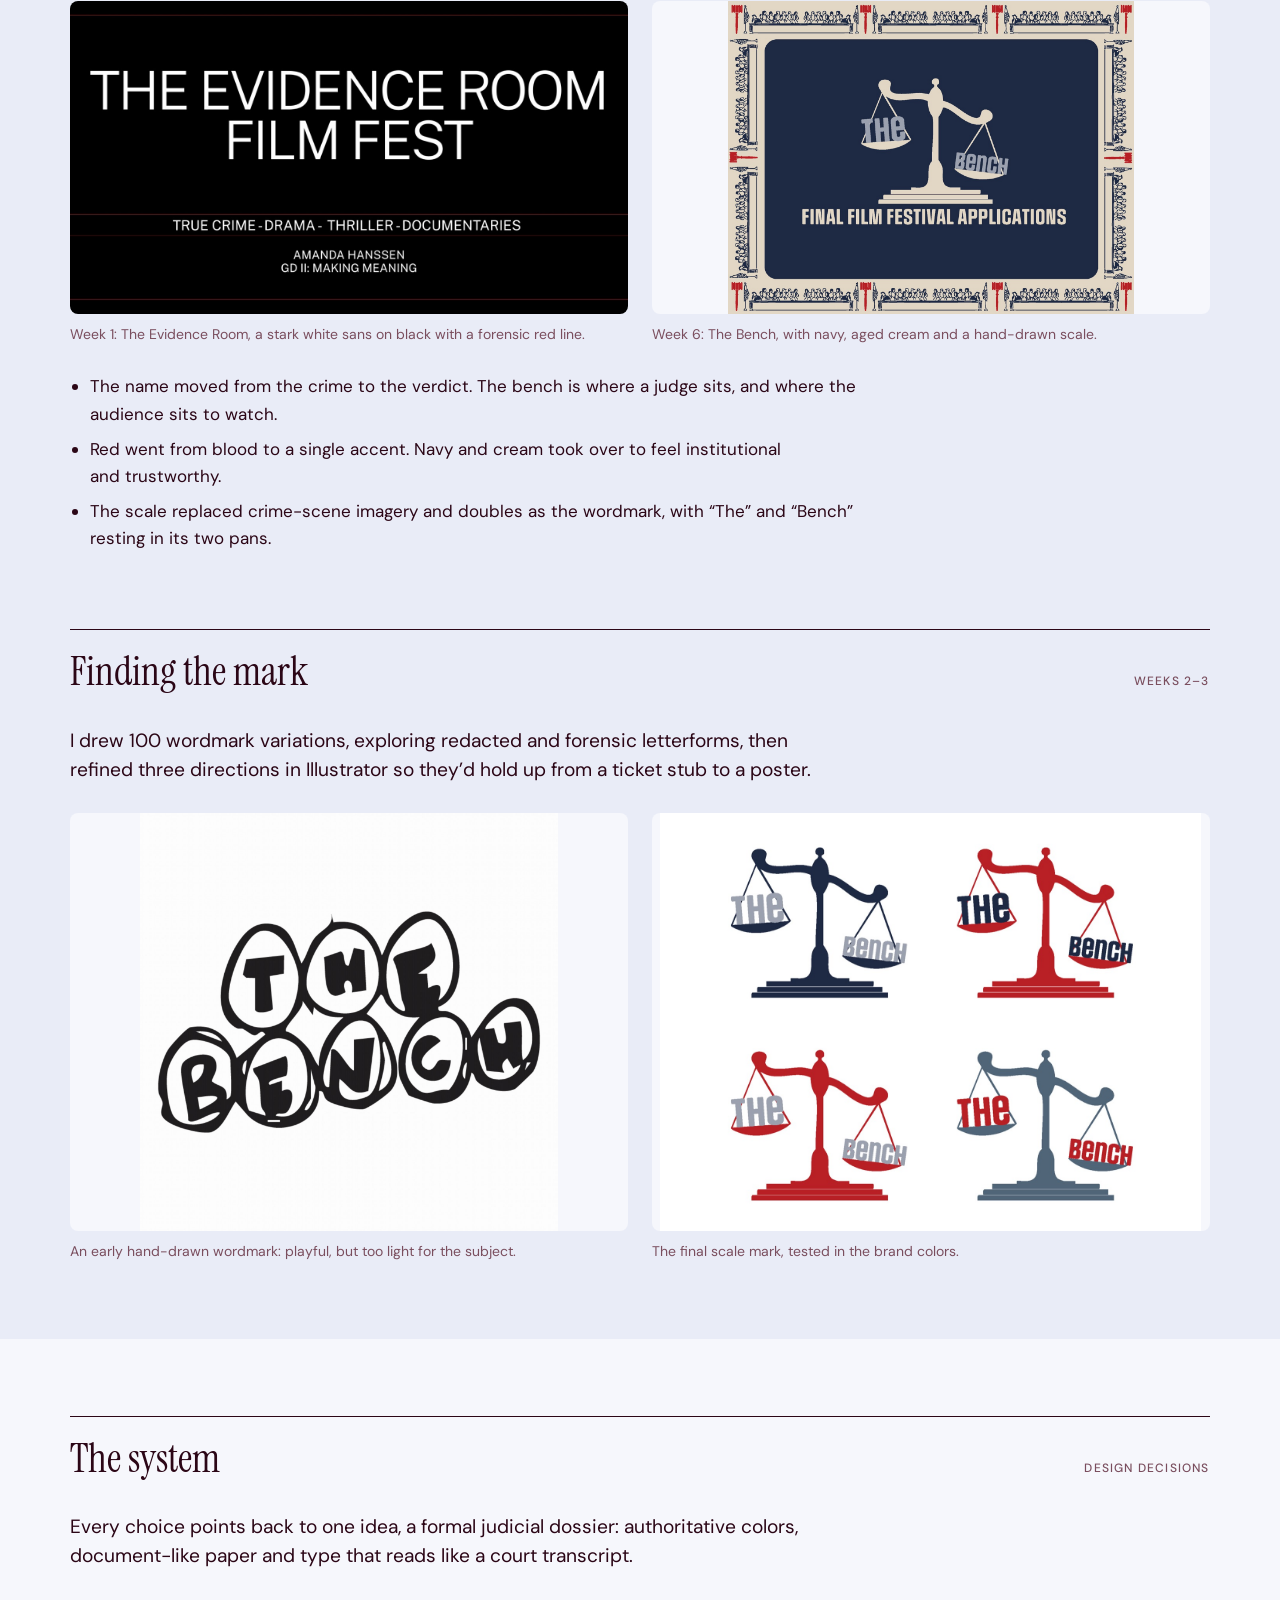
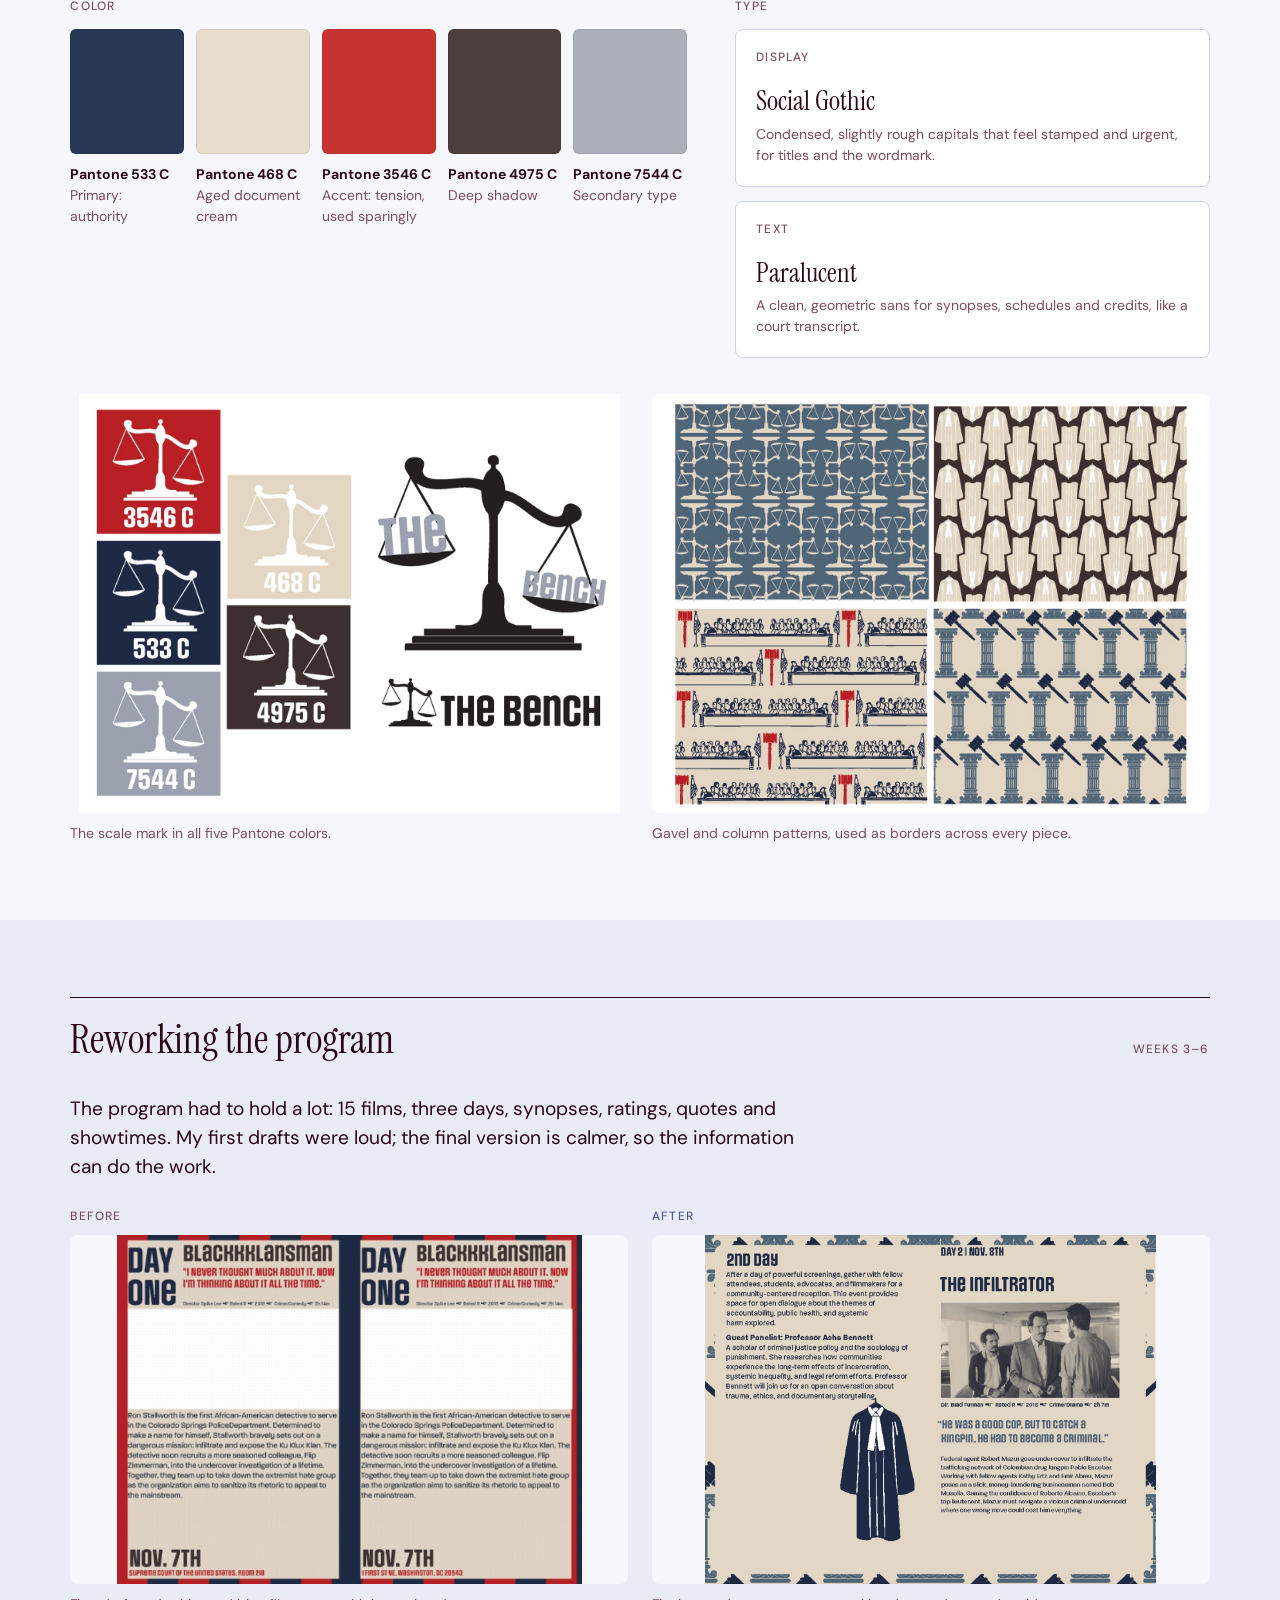
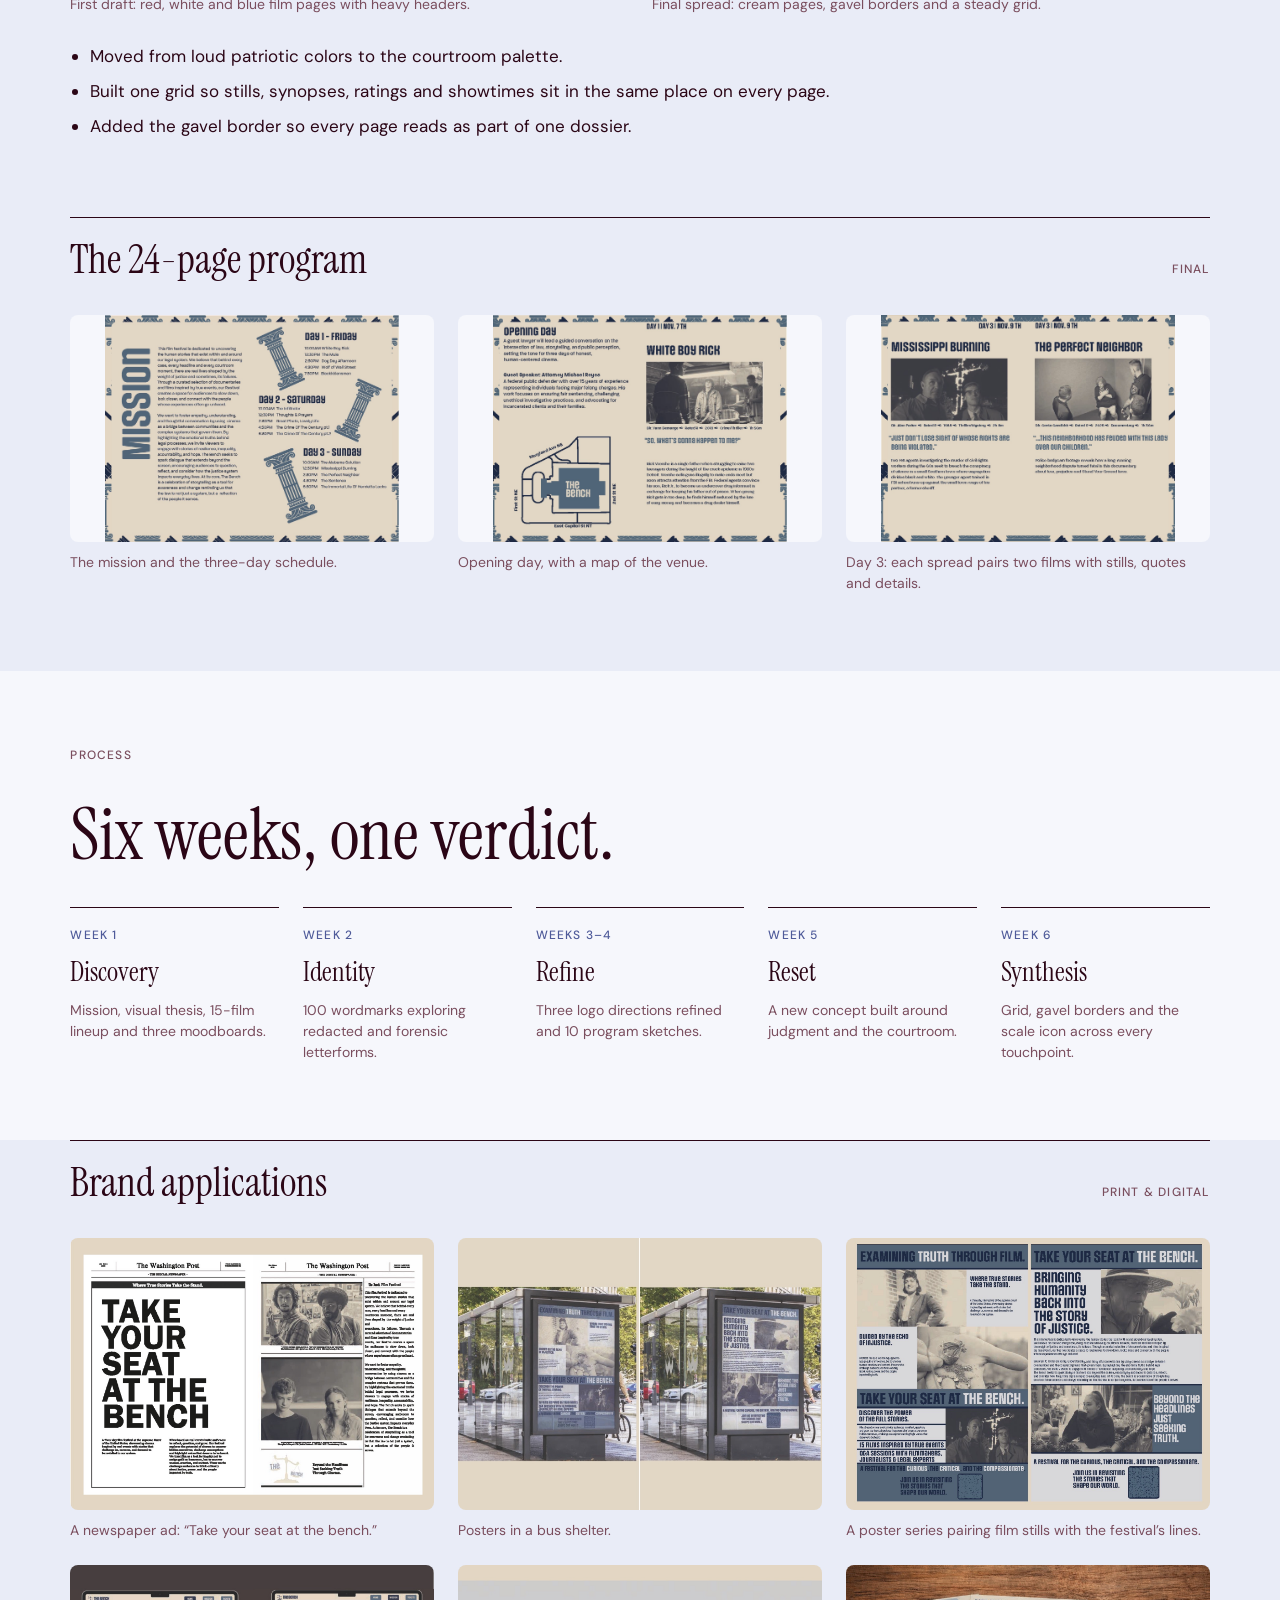
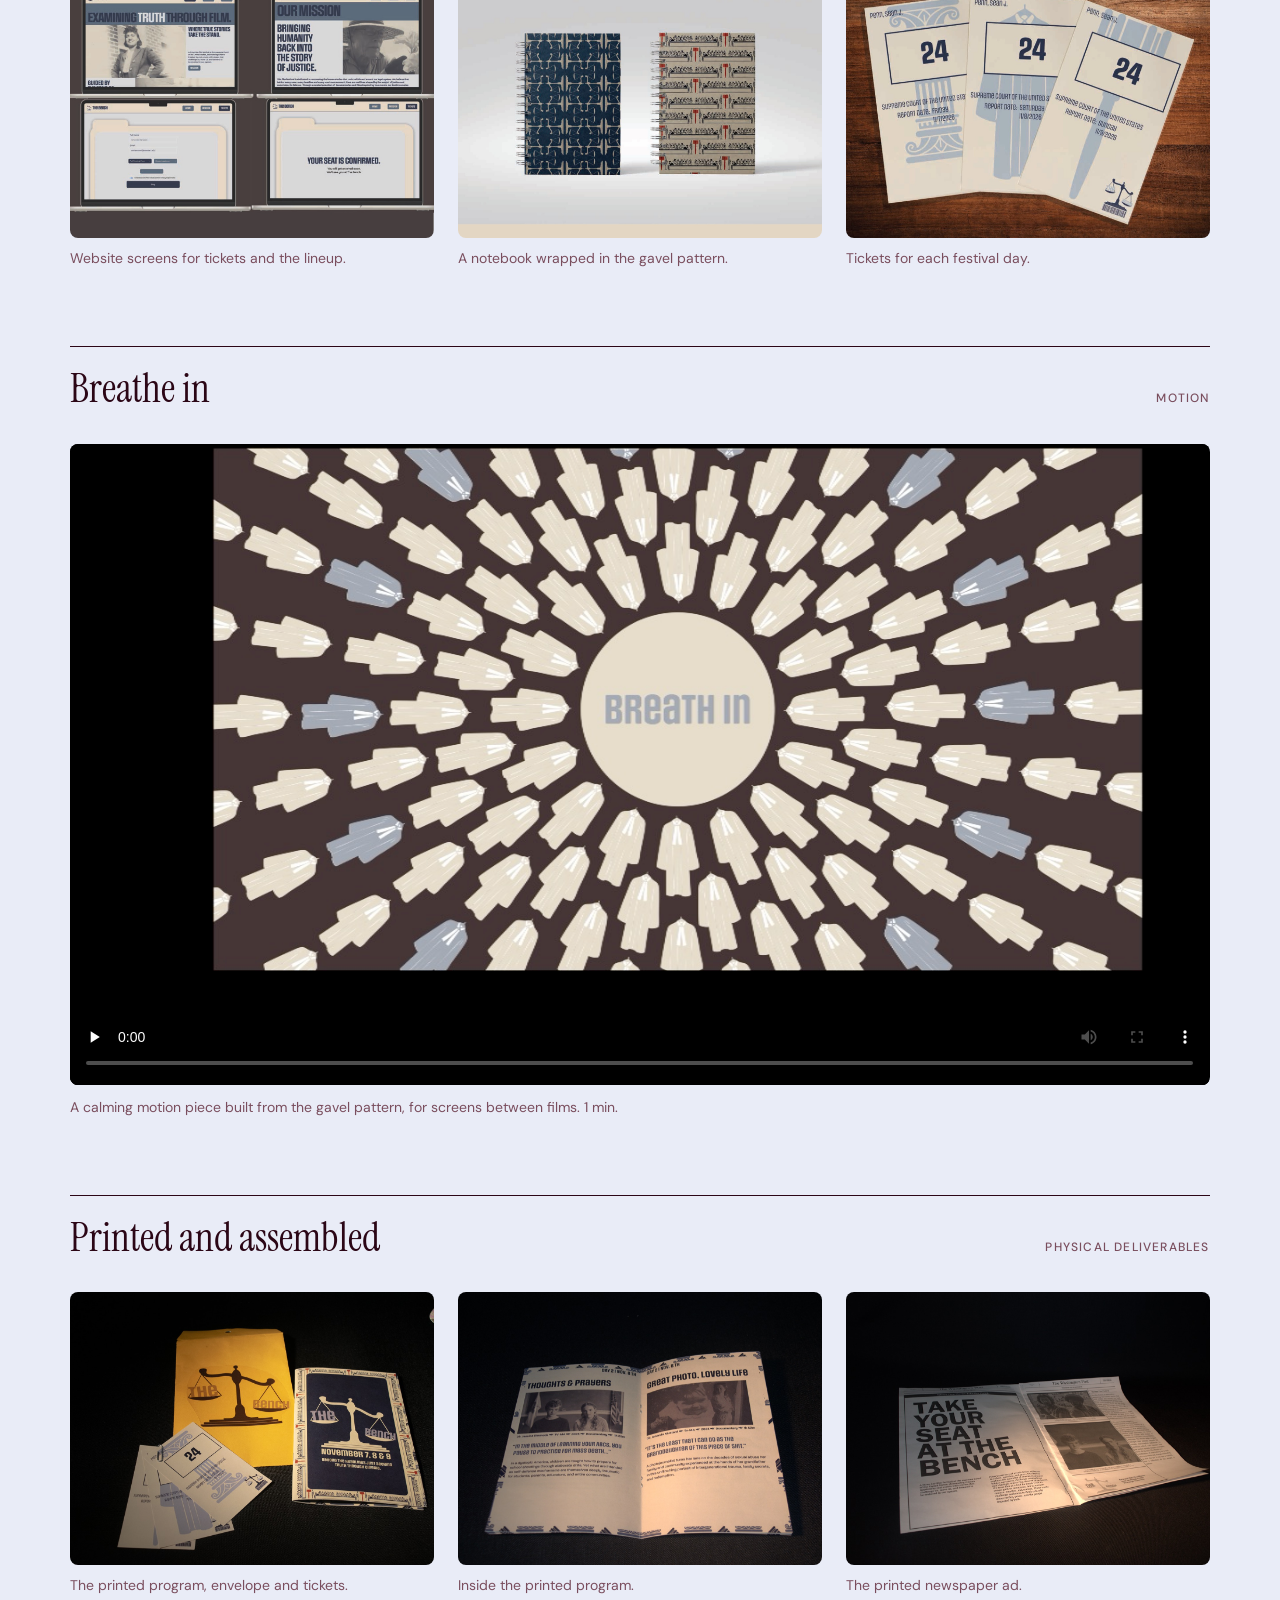
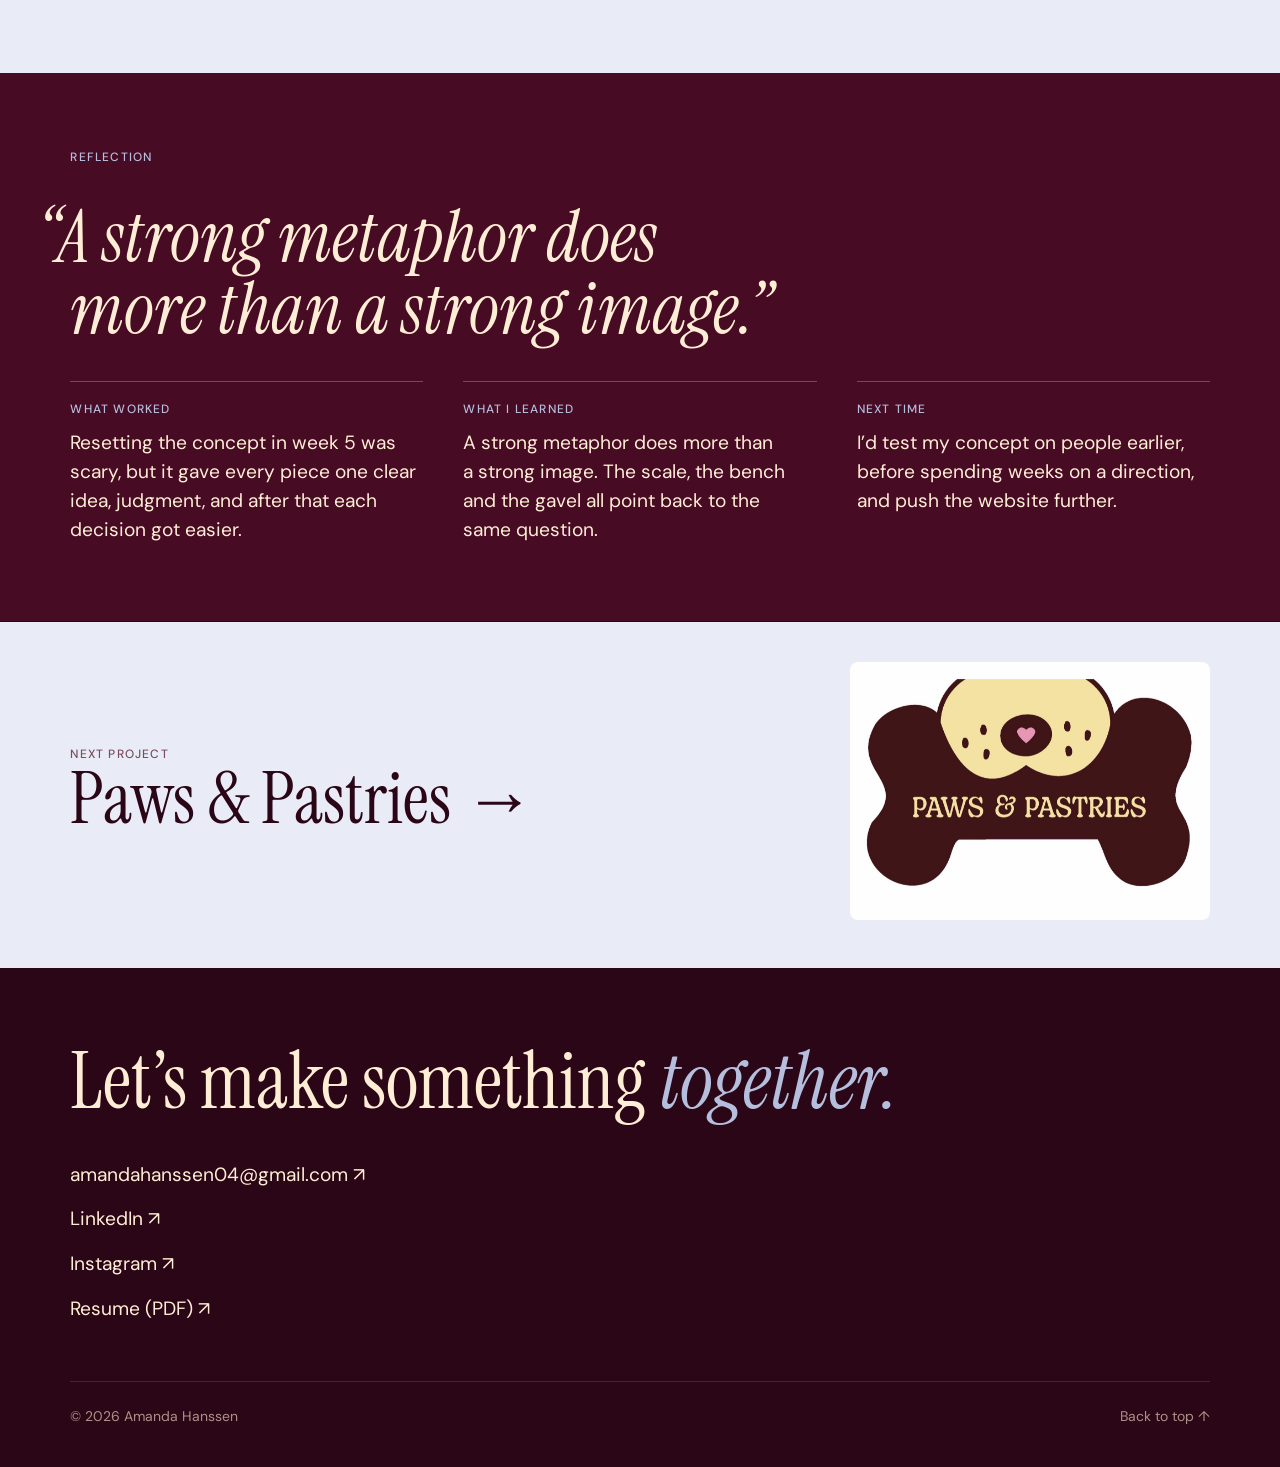
<file: work/the-bench.html>
<!doctype html>
<html lang="en">
<head>
<meta charset="utf-8">
<meta name="viewport" content="width=device-width, initial-scale=1">
<title>The Bench Film Festival · Amanda Hanssen</title>
<meta name="description" content="An identity for a new film festival of true crime, documentary and psychological drama, designed as a study of judgment and truth.">
<meta property="og:title" content="The Bench Film Festival · Amanda Hanssen">
<meta property="og:description" content="An identity for a new film festival of true crime, documentary and psychological drama, designed as a study of judgment and truth.">
<meta property="og:image" content="https://amandahanssen.com/images/bench/cover.jpg">
<meta property="og:url" content="https://amandahanssen.com/work/the-bench.html">
<link rel="canonical" href="https://amandahanssen.com/work/the-bench.html">
<meta name="twitter:card" content="summary_large_image">
<link rel="icon" type="image/png" href="../images/monogram.png">
<link rel="preconnect" href="https://fonts.googleapis.com">
<link rel="preconnect" href="https://fonts.gstatic.com" crossorigin>
<link href="https://fonts.googleapis.com/css2?family=DM+Sans:opsz,wght@9..40,400;9..40,500&family=Instrument+Serif:ital@0;1&display=swap" rel="stylesheet">
<link rel="stylesheet" href="../css/style.css">
<script src="../js/site.js" defer></script>
</head>
<body>
<div class="sky" id="top"><header class="wrap nav">
  <a class="brand" href="../index.html" aria-label="Amanda Hanssen, home"><span class="monogram" aria-hidden="true"></span></a>
  <button class="menu-btn" aria-expanded="false" aria-controls="menu">Menu</button>
  <ul class="nav-links" id="menu">
    <li><a href="../index.html#work" aria-current="page">Work</a></li>
    <li><a href="../personal.html">Personal</a></li>
    <li><a href="../about.html">About</a></li>
    <li><a href="../files/Amanda-Hanssen-Resume.pdf" target="_blank" rel="noopener">Resume</a></li>
    <li><a class="btn" href="mailto:amandahanssen04@gmail.com">Get in touch</a></li>
  </ul>
</header>
<section class="wrap cs-hero">
  <a class="back" href="../index.html#work">← All work</a>
  <p class="label accent">Case study · Brand identity · 2025</p>
  <h1 class="display-xl">The Bench Film Festival</h1>
  <p class="body-l measure">An identity for a new film festival of true crime, documentary and psychological drama, designed as a study of judgment and truth.</p>
  <p class="body-s muted measure cs-note">A fictional festival for a student project. Film stills and the newspaper masthead are for demonstration only.</p>
  
  
</section></div>
<div class="wrap facts"><div><p class="label muted">My role</p><p>Concept, naming, identity, 24-page program, poster and digital applications</p></div><div><p class="label muted">Timeline</p><p>6 weeks · Fall 2025</p></div><div><p class="label muted">Course</p><p>Graphic Design 2: Making Meaning, with Joe Quackenbush</p></div><div><p class="label muted">Tools</p><p>Illustrator, InDesign, Photoshop, Figma</p></div></div><section class="wrap"><div class="media"><figure class="fit on-ink" style="aspect-ratio:1280/620"><img src="../images/bench/applications.jpg" alt="The Bench brand applications title card" loading="lazy"></figure></div></section>
<section class="wrap split"><p class="label muted">The brief</p><div class="stack"><h2 class="heading-m">Invent a film festival, then give it a voice.</h2><p class="body-l">Graphic Design 2 asked us to create a festival from scratch: a name, a mission, a lineup, a visual identity and a printed program. I chose the space where true crime, documentary and psychological drama meet.</p><p class="body-l">My mission statement: to show how true stories can be cinematic, emotional and thoughtful, beyond just headlines. The audience: film fans, true-crime fans, justice-minded viewers and curious people who want more than the sensational version.</p></div></section>
<section class="wrap"><div class="section-head"><h2 class="heading-m">Research</h2><span class="label muted">Week 1</span></div><p class="body-l measure story-intro">I looked at three existing festivals (the UK’s True Crime Film Festival, True Crime Fest in Europe and the Toronto True Crime Film Festival), curated a 15-film lineup, and made three moodboards to test different moods.</p><div class="grid cols-3"><div class="capfig"><figure class="" style="aspect-ratio:16/9"><img src="../images/bench/moodboard-1.jpg" alt="Moodboard 1" loading="lazy"></figure><p class="body-s muted caption">Moodboard I: crime-scene evidence, case files and a red-and-black thriller mood.</p></div><div class="capfig"><figure class="" style="aspect-ratio:16/9"><img src="../images/bench/moodboard-2.jpg" alt="Moodboard 2" loading="lazy"></figure><p class="body-s muted caption">Moodboard II: bold editorial illustration with a bit of satire.</p></div><div class="capfig"><figure class="" style="aspect-ratio:16/9"><img src="../images/bench/moodboard-3.jpg" alt="Moodboard 3" loading="lazy"></figure><p class="body-s muted caption">Moodboard III: the courtroom, with gavels, scales and Lady Justice. This one became the final direction.</p></div></div></section>
<section class="wrap"><div class="grid cols-1"><div class="capfig"><figure class="" style="aspect-ratio:16/9"><img src="../images/bench/lineup.jpg" alt="Proposed film lineup" loading="lazy"></figure><p class="body-s muted caption">The proposed lineup, from Boston Strangler and Girl in the Basement to The Alabama Solution and The Truth vs. Alex Jones.</p></div></div></section>
<section class="wrap"><div class="section-head"><h2 class="heading-m">From The Evidence Room to The Bench</h2><span class="label muted">Weeks 1–5</span></div><p class="body-l measure story-intro">My first concept, The Evidence Room, leaned on crime-scene clichés: black, red, police tape and case files. After critique, I reset the whole idea around the courtroom. The festival became less about the crime and more about judgment.</p><div class="ba">
  <div><p class="label muted">Before</p><div class="capfig"><figure class="" style="aspect-ratio:16/9"><img src="../images/bench/evidence-room.jpg" alt="The Evidence Room title slide" loading="lazy"></figure><p class="body-s muted caption">Week 1: The Evidence Room, a stark white sans on black with a forensic red line.</p></div></div>
  <div><p class="label accent">After</p><div class="capfig"><figure class="fit on-paper" style="aspect-ratio:16/9"><img src="../images/bench/final-cover.jpg" alt="The Bench final program cover" loading="lazy"></figure><p class="body-s muted caption">Week 6: The Bench, with navy, aged cream and a hand-drawn scale.</p></div></div>
</div><ul class="changes"><li>The name moved from the crime to the verdict. The bench is where a judge sits, and where the audience sits to watch.</li><li>Red went from blood to a single accent. Navy and cream took over to feel institutional and trustworthy.</li><li>The scale replaced crime-scene imagery and doubles as the wordmark, with “The” and “Bench” resting in its two pans.</li></ul></section>
<section class="wrap"><div class="section-head"><h2 class="heading-m">Finding the mark</h2><span class="label muted">Weeks 2–3</span></div><p class="body-l measure story-intro">I drew 100 wordmark variations, exploring redacted and forensic letterforms, then refined three directions in Illustrator so they’d hold up from a ticket stub to a poster.</p><div class="grid cols-2"><div class="capfig"><figure class="fit on-paper" style="aspect-ratio:4/3"><img src="../images/bench/draft-logo.jpg" alt="Early hand-drawn wordmark" loading="lazy"></figure><p class="body-s muted caption">An early hand-drawn wordmark: playful, but too light for the subject.</p></div><div class="capfig"><figure class="fit on-paper" style="aspect-ratio:4/3"><img src="../images/bench/logo-colors.jpg" alt="Final scale mark in four colors" loading="lazy"></figure><p class="body-s muted caption">The final scale mark, tested in the brand colors.</p></div></div></section>
<section class="system"><div class="wrap"><div class="section-head"><h2 class="heading-m">The system</h2><span class="label muted">Design decisions</span></div><p class="body-l measure story-intro">Every choice points back to one idea, a formal judicial dossier: authoritative colors, document-like paper and type that reads like a court transcript.</p>
  <div class="system-row"><div><p class="label muted">Color</p><div class="swatches"><div class="swatch"><span style="background:#263854"></span><p class="body-s"><strong>Pantone 533 C</strong><br><span class="muted">Primary: authority</span></p></div><div class="swatch"><span style="background:#E7DDCD"></span><p class="body-s"><strong>Pantone 468 C</strong><br><span class="muted">Aged document cream</span></p></div><div class="swatch"><span style="background:#C63430"></span><p class="body-s"><strong>Pantone 3546 C</strong><br><span class="muted">Accent: tension, used sparingly</span></p></div><div class="swatch"><span style="background:#4D3D3D"></span><p class="body-s"><strong>Pantone 4975 C</strong><br><span class="muted">Deep shadow</span></p></div><div class="swatch"><span style="background:#ABB0BB"></span><p class="body-s"><strong>Pantone 7544 C</strong><br><span class="muted">Secondary type</span></p></div></div></div>
  <div><p class="label muted">Type</p><div class="typecards"><div class="typecard"><p class="label muted">Display</p><p class="heading-s">Social Gothic</p><p class="body-s muted">Condensed, slightly rough capitals that feel stamped and urgent, for titles and the wordmark.</p></div><div class="typecard"><p class="label muted">Text</p><p class="heading-s">Paralucent</p><p class="body-s muted">A clean, geometric sans for synopses, schedules and credits, like a court transcript.</p></div></div></div></div>
  <div class="grid cols-2"><div class="capfig"><figure class="fit on-paper" style="aspect-ratio:4/3"><img src="../images/bench/colors.jpg" alt="Scale mark in the five Pantone colors" loading="lazy"></figure><p class="body-s muted caption">The scale mark in all five Pantone colors.</p></div><div class="capfig"><figure class="" style="aspect-ratio:4/3"><img src="../images/bench/patterns.jpg" alt="Gavel and column patterns" loading="lazy"></figure><p class="body-s muted caption">Gavel and column patterns, used as borders across every piece.</p></div></div>
</div></section>
<section class="wrap"><div class="section-head"><h2 class="heading-m">Reworking the program</h2><span class="label muted">Weeks 3–6</span></div><p class="body-l measure story-intro">The program had to hold a lot: 15 films, three days, synopses, ratings, quotes and showtimes. My first drafts were loud; the final version is calmer, so the information can do the work.</p><div class="ba">
  <div><p class="label muted">Before</p><div class="capfig"><figure class="fit on-paper" style="aspect-ratio:16/10"><img src="../images/bench/draft-program.jpg" alt="First program draft" loading="lazy"></figure><p class="body-s muted caption">First draft: red, white and blue film pages with heavy headers.</p></div></div>
  <div><p class="label accent">After</p><div class="capfig"><figure class="fit on-paper" style="aspect-ratio:16/10"><img src="../images/bench/spread-day2.jpg" alt="Final program spread" loading="lazy"></figure><p class="body-s muted caption">Final spread: cream pages, gavel borders and a steady grid.</p></div></div>
</div><ul class="changes"><li>Moved from loud patriotic colors to the courtroom palette.</li><li>Built one grid so stills, synopses, ratings and showtimes sit in the same place on every page.</li><li>Added the gavel border so every page reads as part of one dossier.</li></ul></section>
<section class="wrap"><div class="section-head"><h2 class="heading-m">The 24-page program</h2><span class="label muted">Final</span></div><div class="grid cols-3"><div class="capfig"><figure class="fit on-paper" style="aspect-ratio:16/10"><img src="../images/bench/spread-mission.jpg" alt="Mission and schedule spread" loading="lazy"></figure><p class="body-s muted caption">The mission and the three-day schedule.</p></div><div class="capfig"><figure class="fit on-paper" style="aspect-ratio:16/10"><img src="../images/bench/spread-venue.jpg" alt="Opening day spread with venue map" loading="lazy"></figure><p class="body-s muted caption">Opening day, with a map of the venue.</p></div><div class="capfig"><figure class="fit on-paper" style="aspect-ratio:16/10"><img src="../images/bench/spread-day3.jpg" alt="Day 3 film spread" loading="lazy"></figure><p class="body-s muted caption">Day 3: each spread pairs two films with stills, quotes and details.</p></div></div></section>
<section class="process"><div class="wrap"><p class="label muted">Process</p><h2 class="display-l">Six weeks, one verdict.</h2><div class="steps"><div><p class="label accent">Week 1</p><h3 class="heading-s">Discovery</h3><p class="body-s muted">Mission, visual thesis, 15-film lineup and three moodboards.</p></div><div><p class="label accent">Week 2</p><h3 class="heading-s">Identity</h3><p class="body-s muted">100 wordmarks exploring redacted and forensic letterforms.</p></div><div><p class="label accent">Weeks 3–4</p><h3 class="heading-s">Refine</h3><p class="body-s muted">Three logo directions refined and 10 program sketches.</p></div><div><p class="label accent">Week 5</p><h3 class="heading-s">Reset</h3><p class="body-s muted">A new concept built around judgment and the courtroom.</p></div><div><p class="label accent">Week 6</p><h3 class="heading-s">Synthesis</h3><p class="body-s muted">Grid, gavel borders and the scale icon across every touchpoint.</p></div></div></div></section>
<section class="wrap"><div class="section-head"><h2 class="heading-m">Brand applications</h2><span class="label muted">Print &amp; digital</span></div><div class="grid cols-3"><div class="capfig"><figure class="" style="aspect-ratio:4/3"><img src="../images/bench/newspaper-layout.jpg" alt="Newspaper ad layout" loading="lazy"></figure><p class="body-s muted caption">A newspaper ad: “Take your seat at the bench.”</p></div><div class="capfig"><figure class="" style="aspect-ratio:4/3"><img src="../images/bench/bus-shelter.jpg" alt="Posters in a bus shelter" loading="lazy"></figure><p class="body-s muted caption">Posters in a bus shelter.</p></div><div class="capfig"><figure class="" style="aspect-ratio:4/3"><img src="../images/bench/posters.jpg" alt="Poster series" loading="lazy"></figure><p class="body-s muted caption">A poster series pairing film stills with the festival’s lines.</p></div><div class="capfig"><figure class="" style="aspect-ratio:4/3"><img src="../images/bench/web.jpg" alt="Website screens" loading="lazy"></figure><p class="body-s muted caption">Website screens for tickets and the lineup.</p></div><div class="capfig"><figure class="" style="aspect-ratio:4/3"><img src="../images/bench/notebook.jpg" alt="Notebook with gavel pattern" loading="lazy"></figure><p class="body-s muted caption">A notebook wrapped in the gavel pattern.</p></div><div class="capfig"><figure class="" style="aspect-ratio:4/3"><img src="../images/bench/tickets.jpg" alt="Festival tickets" loading="lazy"></figure><p class="body-s muted caption">Tickets for each festival day.</p></div></div></section>
<section class="wrap"><div class="section-head"><h2 class="heading-m">Breathe in</h2><span class="label muted">Motion</span></div><figure class="video"><video controls playsinline preload="none" poster="../images/bench/breathing-poster.jpg"><source src="../videos/bench-breathing.mp4" type="video/mp4">Your browser can’t play this video.</video><figcaption class="body-s muted">A calming motion piece built from the gavel pattern, for screens between films. 1 min.</figcaption></figure></section>
<section class="wrap"><div class="section-head"><h2 class="heading-m">Printed and assembled</h2><span class="label muted">Physical deliverables</span></div><div class="grid cols-3"><div class="capfig"><figure class="" style="aspect-ratio:4/3"><img src="../images/bench/photo-envelope.jpg" alt="Printed program, envelope and tickets" loading="lazy"></figure><p class="body-s muted caption">The printed program, envelope and tickets.</p></div><div class="capfig"><figure class="" style="aspect-ratio:4/3"><img src="../images/bench/photo-spread.jpg" alt="Inside the printed program" loading="lazy"></figure><p class="body-s muted caption">Inside the printed program.</p></div><div class="capfig"><figure class="" style="aspect-ratio:4/3"><img src="../images/bench/photo-newspaper.jpg" alt="Printed newspaper ad" loading="lazy"></figure><p class="body-s muted caption">The printed newspaper ad.</p></div></div></section>
<section class="dark reflection"><div class="wrap">
  <p class="label light">Reflection</p>
  <p class="display-l quote hang">“A strong metaphor does more than a strong image.”</p>
  <div class="reflect-grid"><div><p class="label light">What worked</p><p class="body-l">Resetting the concept in week 5 was scary, but it gave every piece one clear idea, judgment, and after that each decision got easier.</p></div><div><p class="label light">What I learned</p><p class="body-l">A strong metaphor does more than a strong image. The scale, the bench and the gavel all point back to the same question.</p></div><div><p class="label light">Next time</p><p class="body-l">I’d test my concept on people earlier, before spending weeks on a direction, and push the website further.</p></div></div>
</div></section>
<a class="wrap next" href="paws-pastries.html">
  <div><p class="label muted">Next project</p><p class="display-l">Paws &amp; Pastries →</p></div>
  <div class="cover"><img src="../images/paws/cover.jpg" alt="Paws &amp; Pastries bone-shaped logo" loading="lazy"></div>
</a>
<footer>
  <div class="wrap">
    <div class="foot-top">
      <p class="display-xl">Let’s make something <em>together.</em></p>
      <ul class="foot-links">
        <li><a href="mailto:amandahanssen04@gmail.com">amandahanssen04@gmail.com ↗</a></li>
        <li><a href="https://www.linkedin.com/in/amanda-hanssen-8711a0237/" target="_blank" rel="noopener">LinkedIn ↗</a></li>
        <li><a href="https://www.instagram.com/reidlinmae/" target="_blank" rel="noopener">Instagram ↗</a></li>
        <li><a href="../files/Amanda-Hanssen-Resume.pdf" target="_blank" rel="noopener">Resume (PDF) ↗</a></li>
      </ul>
    </div>
    <div class="foot-bottom body-s"><span>© 2026 Amanda Hanssen</span><a href="#top">Back to top ↑</a></div>
  </div>
</footer>
</body>
</html>
</file>
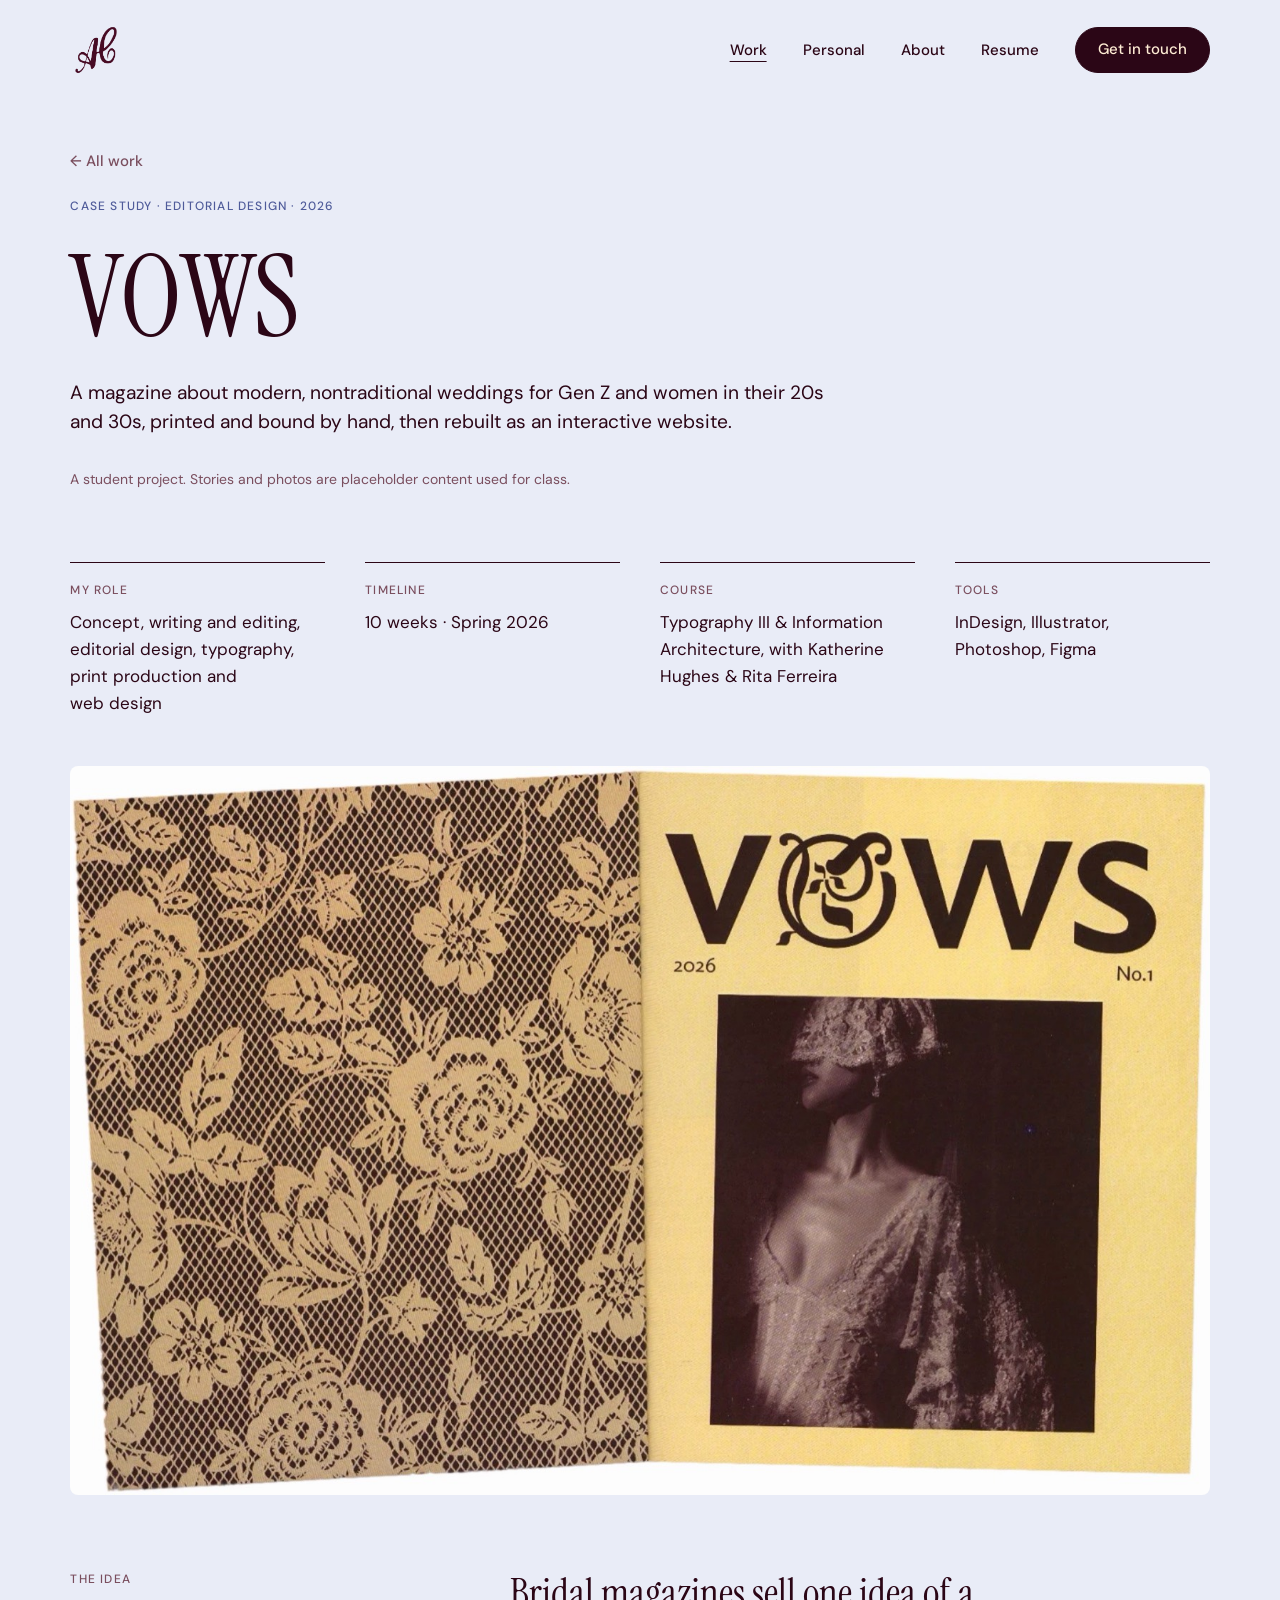
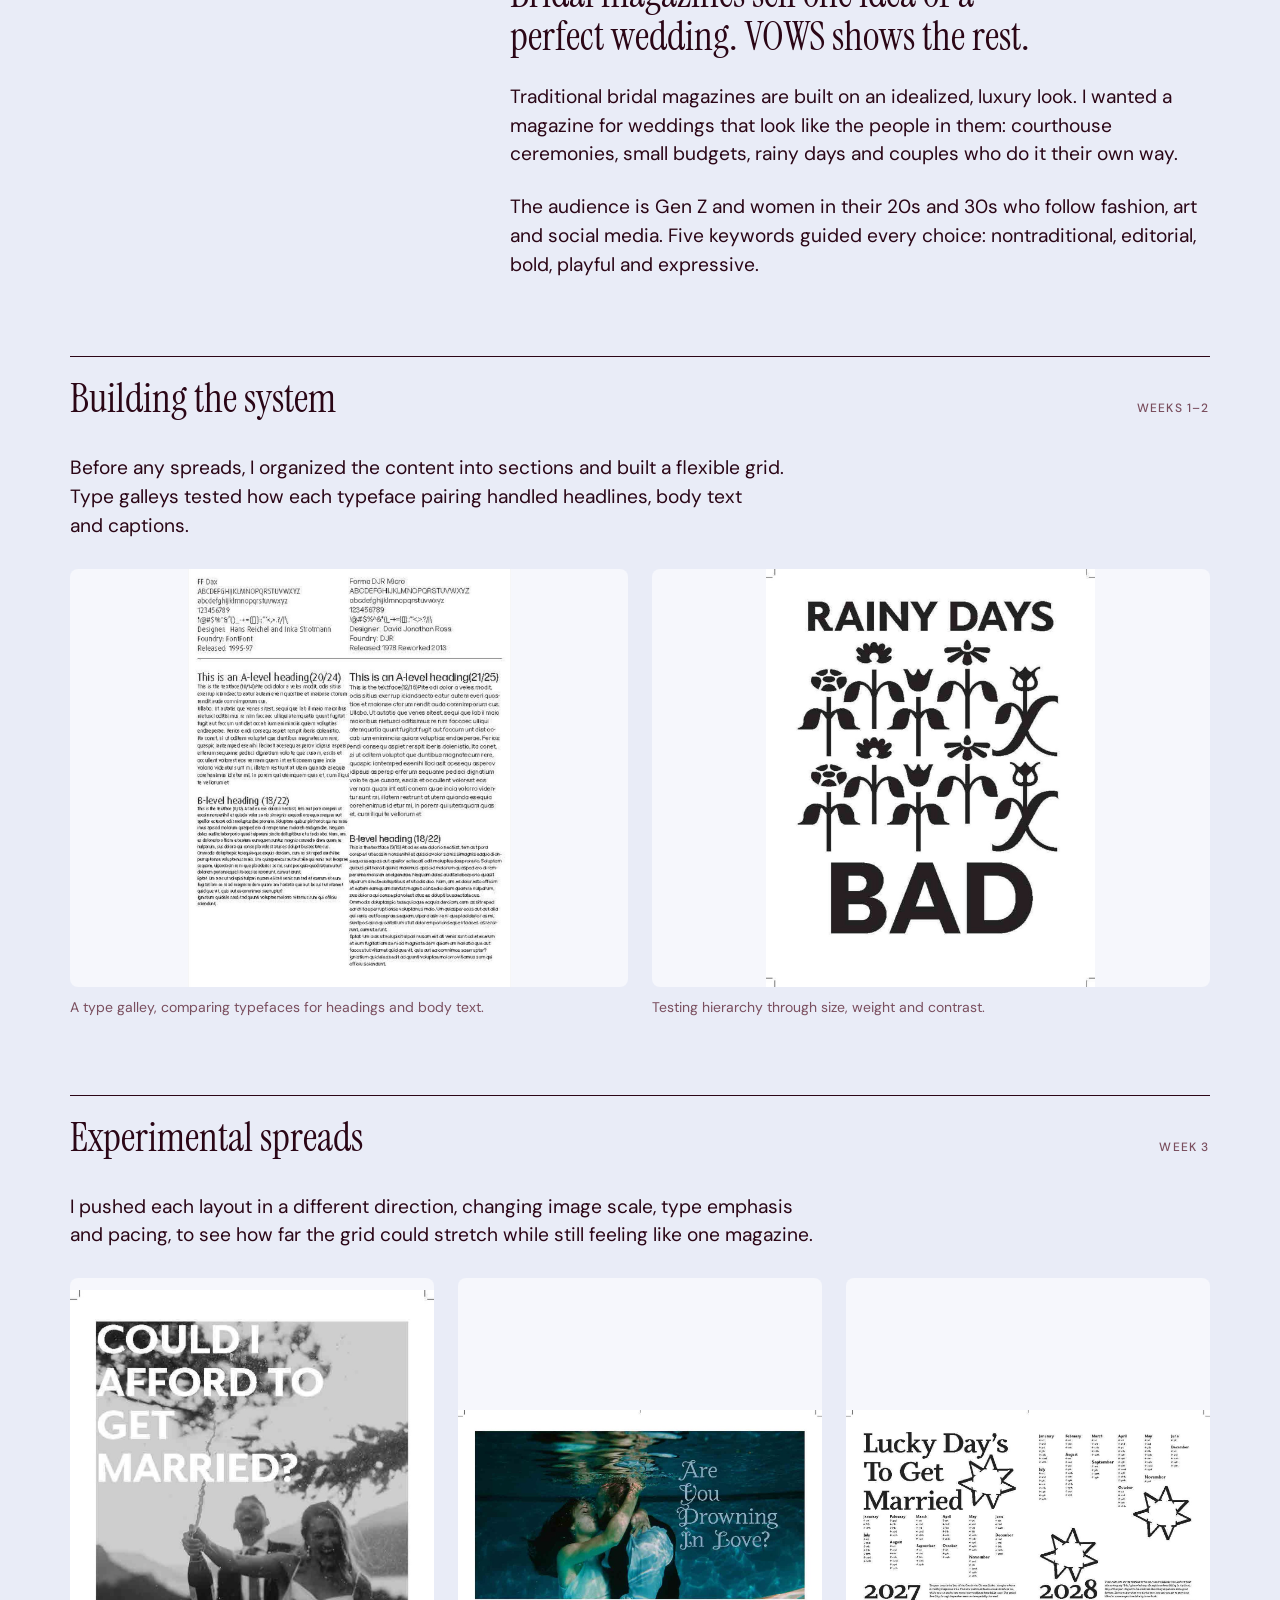
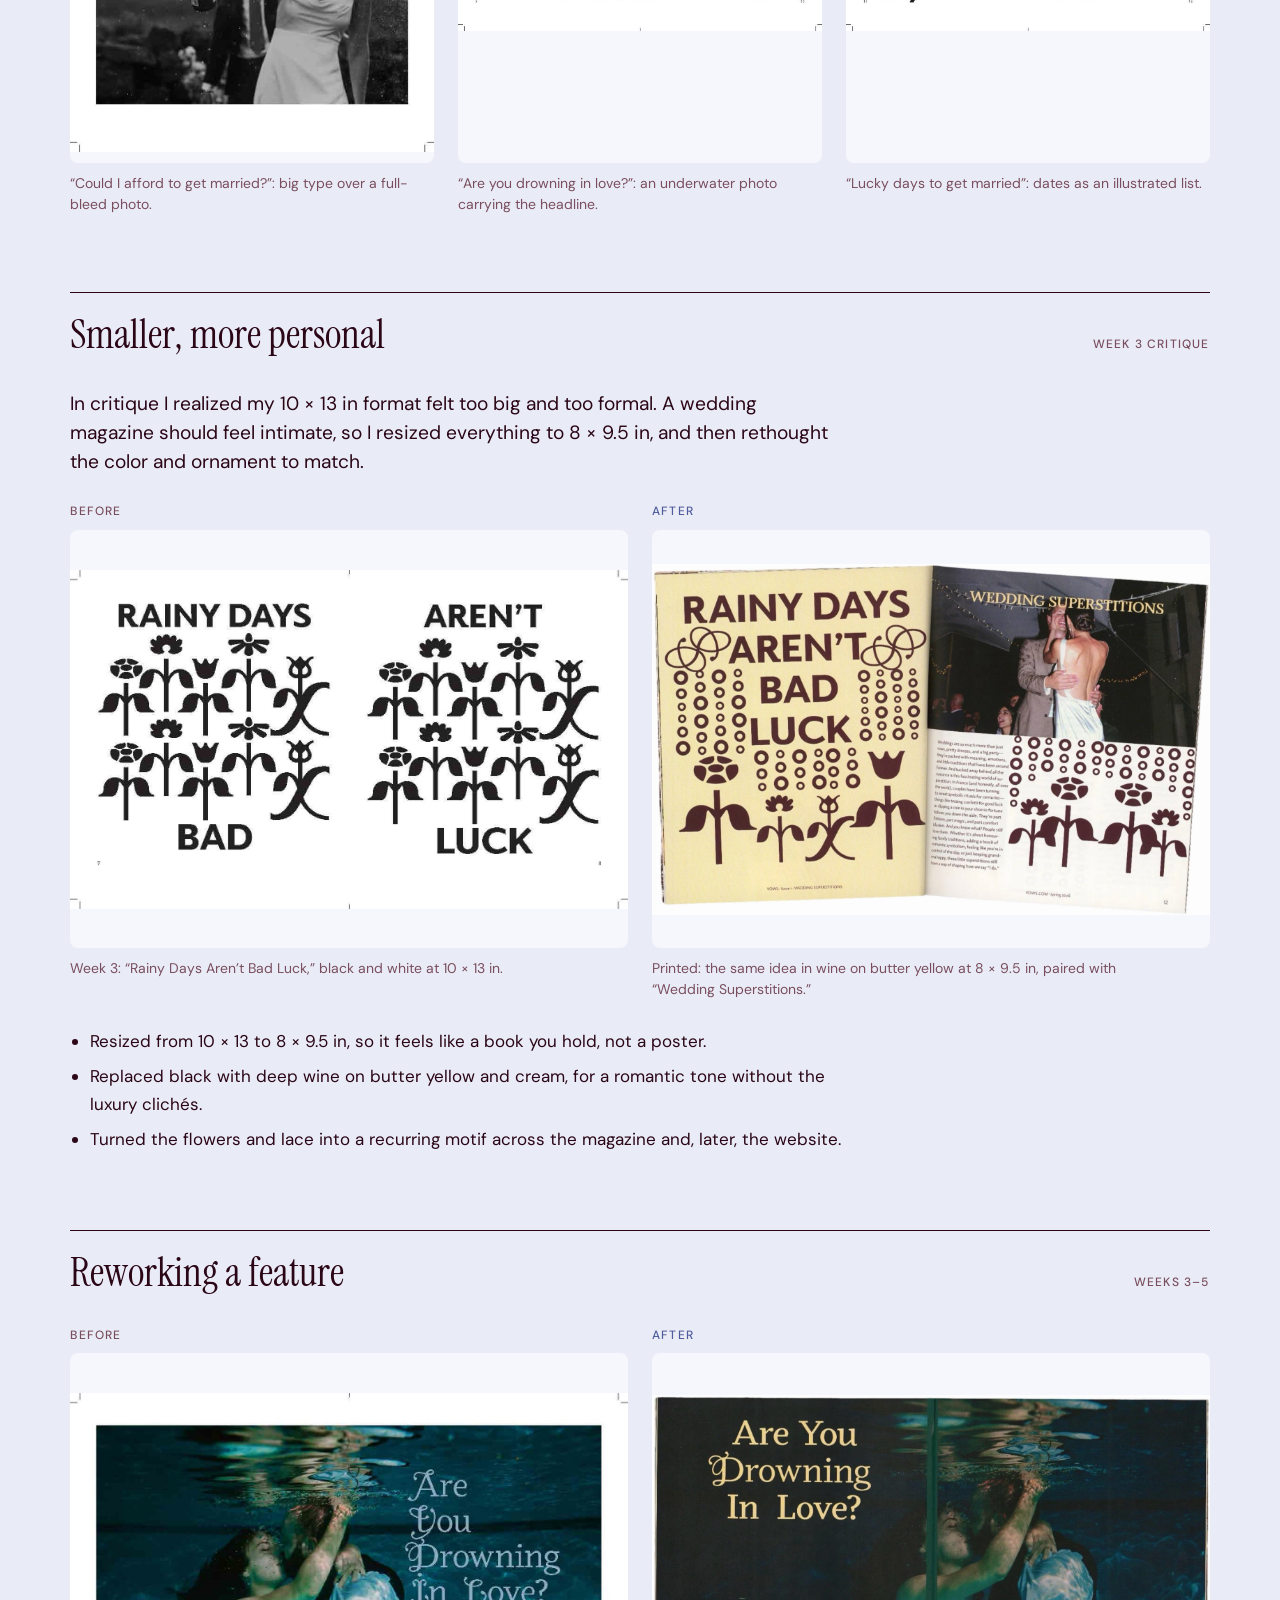
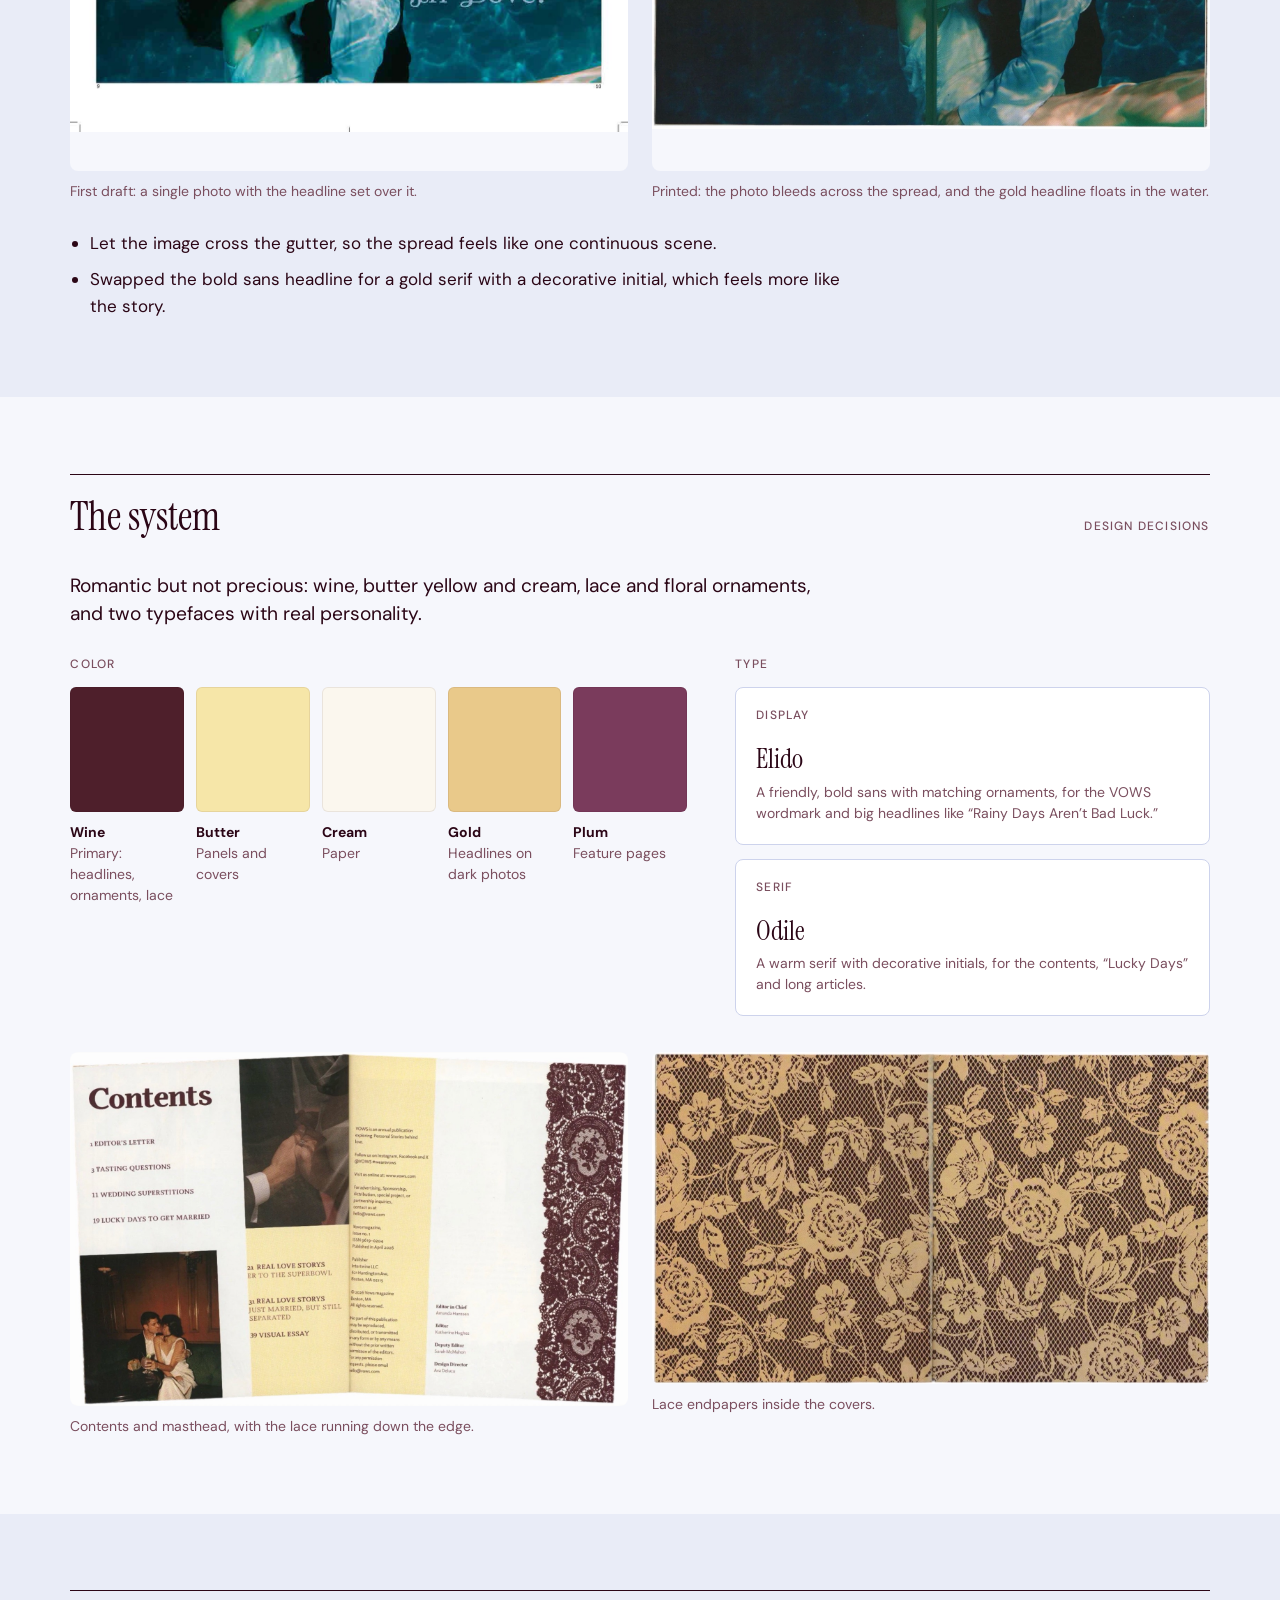
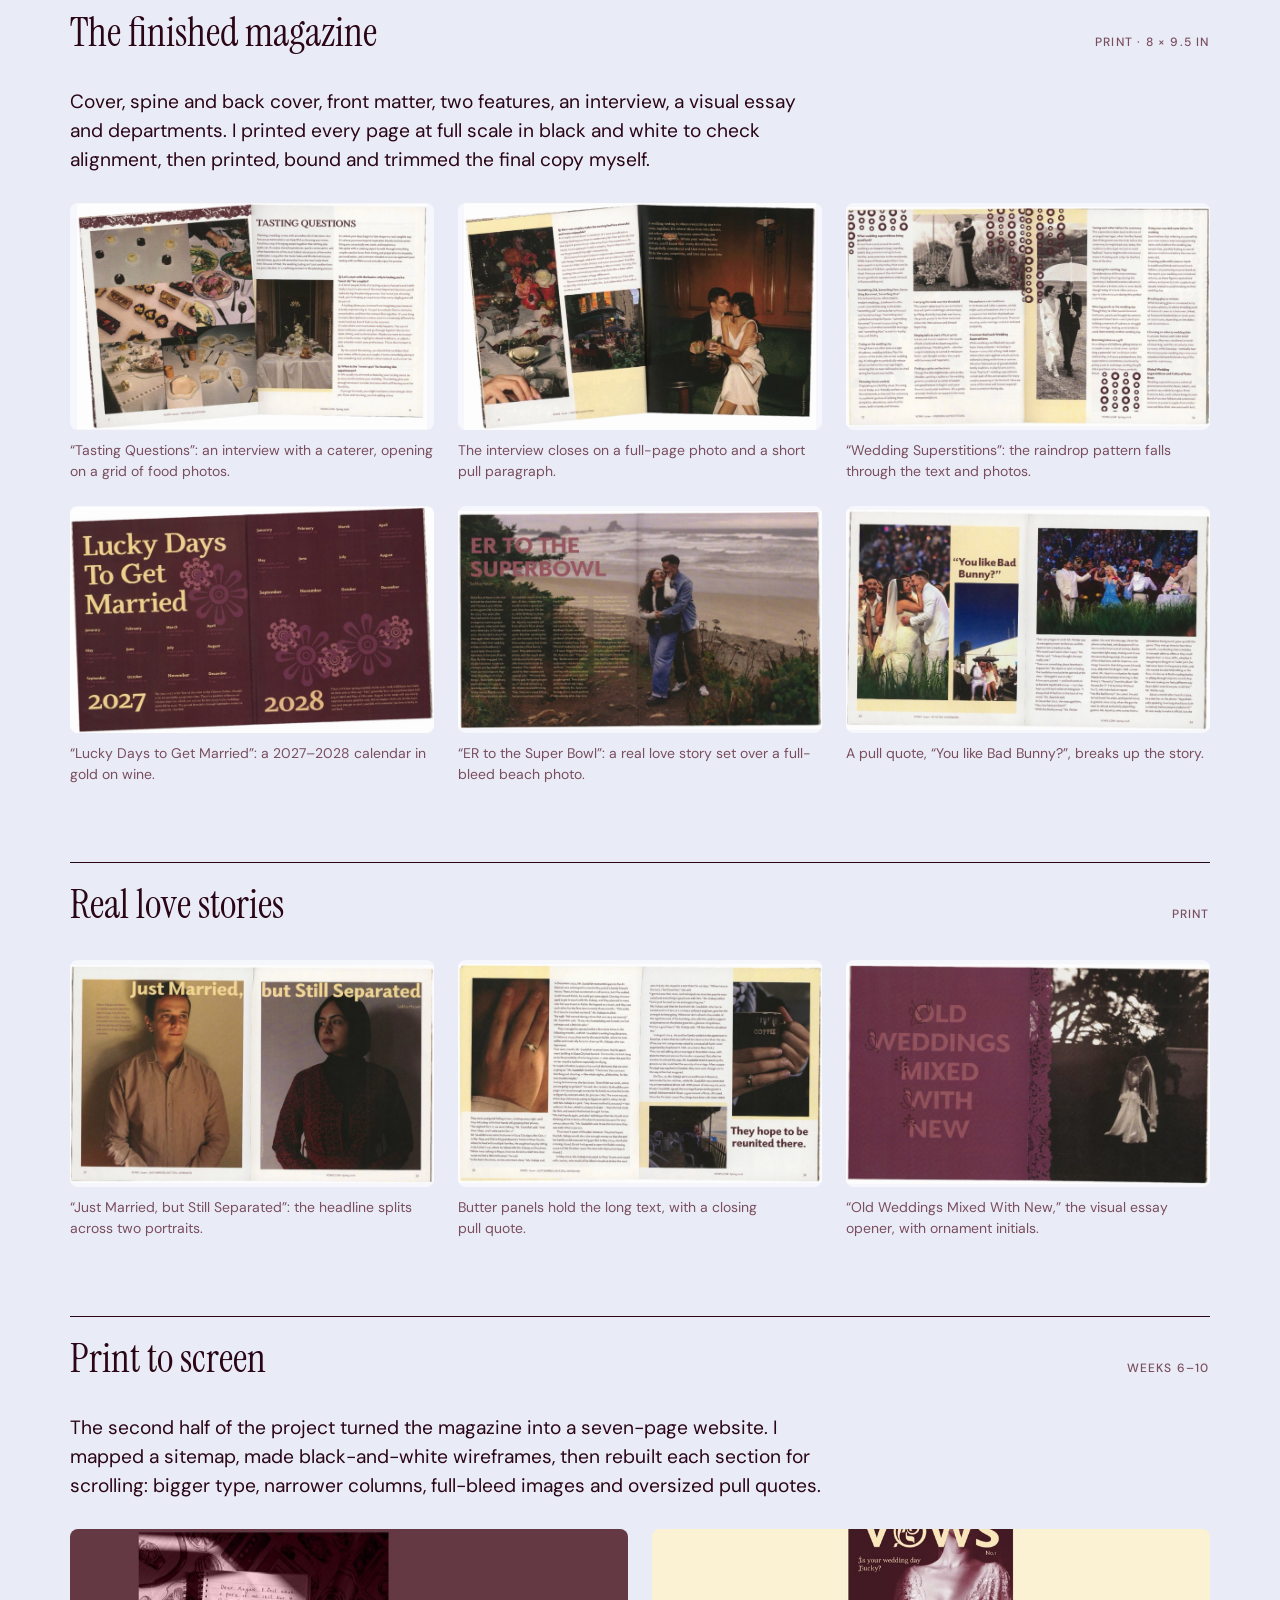
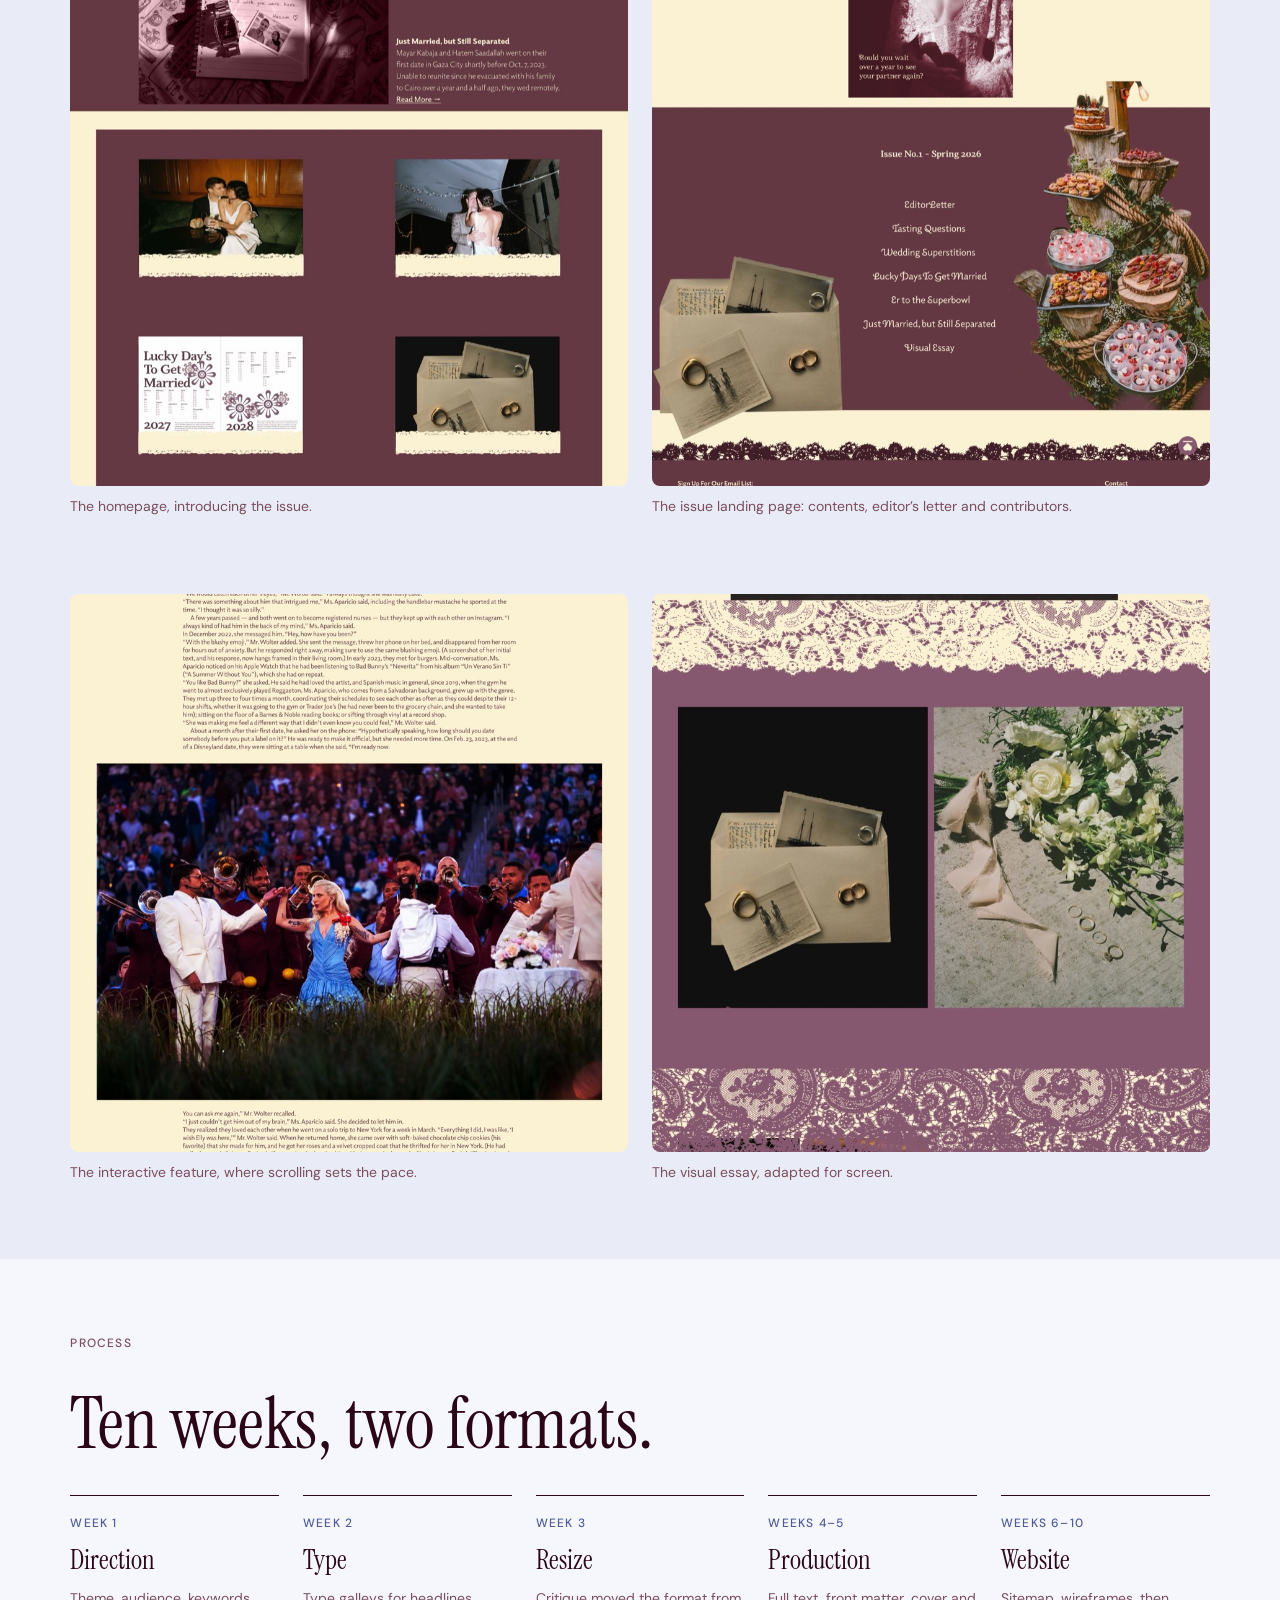
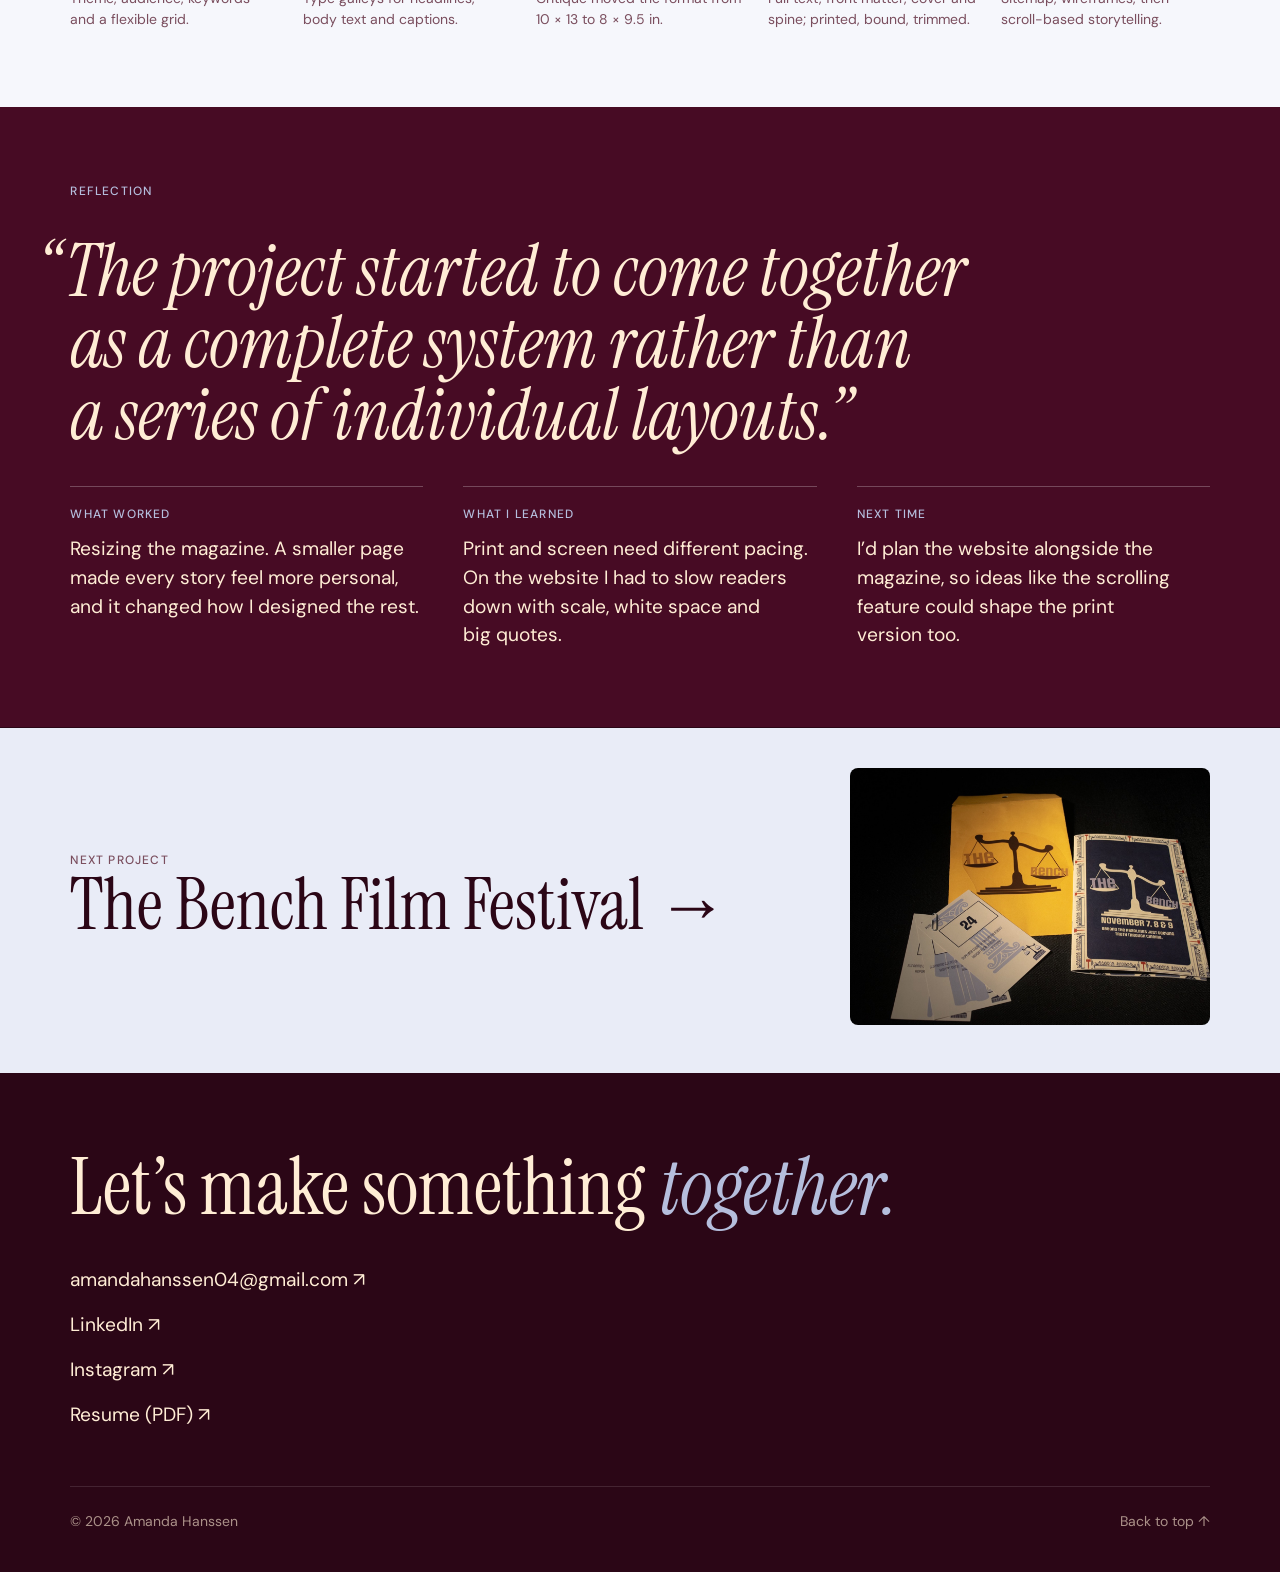
<file: work/vows.html>
<!doctype html>
<html lang="en">
<head>
<meta charset="utf-8">
<meta name="viewport" content="width=device-width, initial-scale=1">
<title>VOWS · Amanda Hanssen</title>
<meta name="description" content="A magazine about modern, nontraditional weddings for Gen Z and women in their 20s and 30s, printed and bound by hand, then rebuilt as an interactive website.">
<meta property="og:title" content="VOWS · Amanda Hanssen">
<meta property="og:description" content="A magazine about modern, nontraditional weddings for Gen Z and women in their 20s and 30s, printed and bound by hand, then rebuilt as an interactive website.">
<meta property="og:image" content="https://amandahanssen.com/images/vows/cover.jpg">
<meta property="og:url" content="https://amandahanssen.com/work/vows.html">
<link rel="canonical" href="https://amandahanssen.com/work/vows.html">
<meta name="twitter:card" content="summary_large_image">
<link rel="icon" type="image/png" href="../images/monogram.png">
<link rel="preconnect" href="https://fonts.googleapis.com">
<link rel="preconnect" href="https://fonts.gstatic.com" crossorigin>
<link href="https://fonts.googleapis.com/css2?family=DM+Sans:opsz,wght@9..40,400;9..40,500&family=Instrument+Serif:ital@0;1&display=swap" rel="stylesheet">
<link rel="stylesheet" href="../css/style.css">
<script src="../js/site.js" defer></script>
</head>
<body>
<div class="sky" id="top"><header class="wrap nav">
  <a class="brand" href="../index.html" aria-label="Amanda Hanssen, home"><span class="monogram" aria-hidden="true"></span></a>
  <button class="menu-btn" aria-expanded="false" aria-controls="menu">Menu</button>
  <ul class="nav-links" id="menu">
    <li><a href="../index.html#work" aria-current="page">Work</a></li>
    <li><a href="../personal.html">Personal</a></li>
    <li><a href="../about.html">About</a></li>
    <li><a href="../files/Amanda-Hanssen-Resume.pdf" target="_blank" rel="noopener">Resume</a></li>
    <li><a class="btn" href="mailto:amandahanssen04@gmail.com">Get in touch</a></li>
  </ul>
</header>
<section class="wrap cs-hero">
  <a class="back" href="../index.html#work">← All work</a>
  <p class="label accent">Case study · Editorial design · 2026</p>
  <h1 class="display-xl">VOWS</h1>
  <p class="body-l measure">A magazine about modern, nontraditional weddings for Gen Z and women in their 20s and 30s, printed and bound by hand, then rebuilt as an interactive website.</p>
  <p class="body-s muted measure cs-note">A student project. Stories and photos are placeholder content used for class.</p>
  
  
</section></div>
<div class="wrap facts"><div><p class="label muted">My role</p><p>Concept, writing and editing, editorial design, typography, print production and web design</p></div><div><p class="label muted">Timeline</p><p>10 weeks · Spring 2026</p></div><div><p class="label muted">Course</p><p>Typography III &amp; Information Architecture, with Katherine Hughes &amp; Rita Ferreira</p></div><div><p class="label muted">Tools</p><p>InDesign, Illustrator, Photoshop, Figma</p></div></div><section class="wrap"><div class="media"><figure class="" style="aspect-ratio:1242/795"><img src="../images/vows/print/covers.jpg" alt="Printed VOWS back and front cover" loading="lazy"></figure></div></section>
<section class="wrap split"><p class="label muted">The idea</p><div class="stack"><h2 class="heading-m">Bridal magazines sell one idea of a perfect wedding. VOWS shows the rest.</h2><p class="body-l">Traditional bridal magazines are built on an idealized, luxury look. I wanted a magazine for weddings that look like the people in them: courthouse ceremonies, small budgets, rainy days and couples who do it their own way.</p><p class="body-l">The audience is Gen Z and women in their 20s and 30s who follow fashion, art and social media. Five keywords guided every choice: nontraditional, editorial, bold, playful and expressive.</p></div></section>
<section class="wrap"><div class="section-head"><h2 class="heading-m">Building the system</h2><span class="label muted">Weeks 1–2</span></div><p class="body-l measure story-intro">Before any spreads, I organized the content into sections and built a flexible grid. Type galleys tested how each typeface pairing handled headlines, body text and captions.</p><div class="grid cols-2"><div class="capfig"><figure class="fit on-paper" style="aspect-ratio:4/3"><img src="../images/vows/galley.jpg" alt="Type galley" loading="lazy"></figure><p class="body-s muted caption">A type galley, comparing typefaces for headings and body text.</p></div><div class="capfig"><figure class="fit on-paper" style="aspect-ratio:4/3"><img src="../images/vows/type.jpg" alt="Type exploration spread" loading="lazy"></figure><p class="body-s muted caption">Testing hierarchy through size, weight and contrast.</p></div></div></section>
<section class="wrap"><div class="section-head"><h2 class="heading-m">Experimental spreads</h2><span class="label muted">Week 3</span></div><p class="body-l measure story-intro">I pushed each layout in a different direction, changing image scale, type emphasis and pacing, to see how far the grid could stretch while still feeling like one magazine.</p><div class="grid cols-3"><div class="capfig"><figure class="fit on-paper" style="aspect-ratio:3/4"><img src="../images/vows/early-afford.jpg" alt="Early spread: Could I afford to get married?" loading="lazy"></figure><p class="body-s muted caption">“Could I afford to get married?”: big type over a full-bleed photo.</p></div><div class="capfig"><figure class="fit on-paper" style="aspect-ratio:3/4"><img src="../images/vows/early-drowning.jpg" alt="Early spread: Are you drowning in love?" loading="lazy"></figure><p class="body-s muted caption">“Are you drowning in love?”: an underwater photo carrying the headline.</p></div><div class="capfig"><figure class="fit on-paper" style="aspect-ratio:3/4"><img src="../images/vows/early-lucky.jpg" alt="Early spread: Lucky days to get married" loading="lazy"></figure><p class="body-s muted caption">“Lucky days to get married”: dates as an illustrated list.</p></div></div></section>
<section class="wrap"><div class="section-head"><h2 class="heading-m">Smaller, more personal</h2><span class="label muted">Week 3 critique</span></div><p class="body-l measure story-intro">In critique I realized my 10 × 13 in format felt too big and too formal. A wedding magazine should feel intimate, so I resized everything to 8 × 9.5 in, and then rethought the color and ornament to match.</p><div class="ba">
  <div><p class="label muted">Before</p><div class="capfig"><figure class="fit on-paper" style="aspect-ratio:4/3"><img src="../images/vows/early-rainy.jpg" alt="Early black and white Rainy Days spread" loading="lazy"></figure><p class="body-s muted caption">Week 3: “Rainy Days Aren’t Bad Luck,” black and white at 10 × 13 in.</p></div></div>
  <div><p class="label accent">After</p><div class="capfig"><figure class="fit on-paper" style="aspect-ratio:4/3"><img src="../images/vows/print/rainy.jpg" alt="Printed Rainy Days spread" loading="lazy"></figure><p class="body-s muted caption">Printed: the same idea in wine on butter yellow at 8 × 9.5 in, paired with “Wedding Superstitions.”</p></div></div>
</div><ul class="changes"><li>Resized from 10 × 13 to 8 × 9.5 in, so it feels like a book you hold, not a poster.</li><li>Replaced black with deep wine on butter yellow and cream, for a romantic tone without the luxury clichés.</li><li>Turned the flowers and lace into a recurring motif across the magazine and, later, the website.</li></ul></section>
<section class="wrap"><div class="section-head"><h2 class="heading-m">Reworking a feature</h2><span class="label muted">Weeks 3–5</span></div><div class="ba">
  <div><p class="label muted">Before</p><div class="capfig"><figure class="fit on-paper" style="aspect-ratio:4/3"><img src="../images/vows/early-drowning.jpg" alt="Early drowning spread" loading="lazy"></figure><p class="body-s muted caption">First draft: a single photo with the headline set over it.</p></div></div>
  <div><p class="label accent">After</p><div class="capfig"><figure class="fit on-paper" style="aspect-ratio:4/3"><img src="../images/vows/print/drowning.jpg" alt="Printed drowning spread" loading="lazy"></figure><p class="body-s muted caption">Printed: the photo bleeds across the spread, and the gold headline floats in the water.</p></div></div>
</div><ul class="changes"><li>Let the image cross the gutter, so the spread feels like one continuous scene.</li><li>Swapped the bold sans headline for a gold serif with a decorative initial, which feels more like the story.</li></ul></section>
<section class="system"><div class="wrap"><div class="section-head"><h2 class="heading-m">The system</h2><span class="label muted">Design decisions</span></div><p class="body-l measure story-intro">Romantic but not precious: wine, butter yellow and cream, lace and floral ornaments, and two typefaces with real personality.</p>
  <div class="system-row"><div><p class="label muted">Color</p><div class="swatches"><div class="swatch"><span style="background:#4E1F2B"></span><p class="body-s"><strong>Wine</strong><br><span class="muted">Primary: headlines, ornaments, lace</span></p></div><div class="swatch"><span style="background:#F6E6A8"></span><p class="body-s"><strong>Butter</strong><br><span class="muted">Panels and covers</span></p></div><div class="swatch"><span style="background:#FBF7EE"></span><p class="body-s"><strong>Cream</strong><br><span class="muted">Paper</span></p></div><div class="swatch"><span style="background:#E9C98A"></span><p class="body-s"><strong>Gold</strong><br><span class="muted">Headlines on dark photos</span></p></div><div class="swatch"><span style="background:#7A3B5C"></span><p class="body-s"><strong>Plum</strong><br><span class="muted">Feature pages</span></p></div></div></div>
  <div><p class="label muted">Type</p><div class="typecards"><div class="typecard"><p class="label muted">Display</p><p class="heading-s">Elido</p><p class="body-s muted">A friendly, bold sans with matching ornaments, for the VOWS wordmark and big headlines like “Rainy Days Aren’t Bad Luck.”</p></div><div class="typecard"><p class="label muted">Serif</p><p class="heading-s">Odile</p><p class="body-s muted">A warm serif with decorative initials, for the contents, “Lucky Days” and long articles.</p></div></div></div></div>
  <div class="grid cols-2"><div class="capfig"><figure class="fit on-paper" style="aspect-ratio:1245/789"><img src="../images/vows/print/contents.jpg" alt="Contents and masthead spread" loading="lazy"></figure><p class="body-s muted caption">Contents and masthead, with the lace running down the edge.</p></div><div class="capfig"><figure class="" style="aspect-ratio:1281/762"><img src="../images/vows/print/lace.jpg" alt="Lace endpapers" loading="lazy"></figure><p class="body-s muted caption">Lace endpapers inside the covers.</p></div></div>
</div></section>
<section class="wrap"><div class="section-head"><h2 class="heading-m">The finished magazine</h2><span class="label muted">Print · 8 × 9.5 in</span></div><p class="body-l measure story-intro">Cover, spine and back cover, front matter, two features, an interview, a visual essay and departments. I printed every page at full scale in black and white to check alignment, then printed, bound and trimmed the final copy myself.</p><div class="grid cols-3"><div class="capfig"><figure class="fit on-paper" style="aspect-ratio:16/10"><img src="../images/vows/print/tasting-3.jpg" alt="Tasting Questions opening spread" loading="lazy"></figure><p class="body-s muted caption">“Tasting Questions”: an interview with a caterer, opening on a grid of food photos.</p></div><div class="capfig"><figure class="fit on-paper" style="aspect-ratio:16/10"><img src="../images/vows/print/tasting-9.jpg" alt="Tasting Questions closing spread" loading="lazy"></figure><p class="body-s muted caption">The interview closes on a full-page photo and a short pull paragraph.</p></div><div class="capfig"><figure class="fit on-paper" style="aspect-ratio:16/10"><img src="../images/vows/print/superstitions-13.jpg" alt="Wedding Superstitions spread" loading="lazy"></figure><p class="body-s muted caption">“Wedding Superstitions”: the raindrop pattern falls through the text and photos.</p></div><div class="capfig"><figure class="fit on-paper" style="aspect-ratio:16/10"><img src="../images/vows/print/lucky.jpg" alt="Lucky Days to Get Married spread" loading="lazy"></figure><p class="body-s muted caption">“Lucky Days to Get Married”: a 2027–2028 calendar in gold on wine.</p></div><div class="capfig"><figure class="fit on-paper" style="aspect-ratio:16/10"><img src="../images/vows/print/superbowl-open.jpg" alt="ER to the Super Bowl opening spread" loading="lazy"></figure><p class="body-s muted caption">“ER to the Super Bowl”: a real love story set over a full-bleed beach photo.</p></div><div class="capfig"><figure class="fit on-paper" style="aspect-ratio:16/10"><img src="../images/vows/print/superbowl-23.jpg" alt="You like Bad Bunny spread" loading="lazy"></figure><p class="body-s muted caption">A pull quote, “You like Bad Bunny?”, breaks up the story.</p></div></div></section>
<section class="wrap"><div class="section-head"><h2 class="heading-m">Real love stories</h2><span class="label muted">Print</span></div><div class="grid cols-3"><div class="capfig"><figure class="fit on-paper" style="aspect-ratio:16/10"><img src="../images/vows/print/married-open.jpg" alt="Just Married, but Still Separated opening spread" loading="lazy"></figure><p class="body-s muted caption">“Just Married, but Still Separated”: the headline splits across two portraits.</p></div><div class="capfig"><figure class="fit on-paper" style="aspect-ratio:16/10"><img src="../images/vows/print/married-35.jpg" alt="They hope to be reunited there spread" loading="lazy"></figure><p class="body-s muted caption">Butter panels hold the long text, with a closing pull quote.</p></div><div class="capfig"><figure class="fit on-paper" style="aspect-ratio:16/10"><img src="../images/vows/print/old-new.jpg" alt="Old Weddings Mixed With New spread" loading="lazy"></figure><p class="body-s muted caption">“Old Weddings Mixed With New,” the visual essay opener, with ornament initials.</p></div></div></section>
<section class="wrap"><div class="section-head"><h2 class="heading-m">Print to screen</h2><span class="label muted">Weeks 6–10</span></div><p class="body-l measure story-intro">The second half of the project turned the magazine into a seven-page website. I mapped a sitemap, made black-and-white wireframes, then rebuilt each section for scrolling: bigger type, narrower columns, full-bleed images and oversized pull quotes.</p><div class="grid cols-2"><div class="capfig"><figure class="" style="aspect-ratio:1/1"><img src="../images/vows/web/home.jpg" alt="VOWS website home page" loading="lazy"></figure><p class="body-s muted caption">The homepage, introducing the issue.</p></div><div class="capfig"><figure class="" style="aspect-ratio:1/1"><img src="../images/vows/web/issue.jpg" alt="Issue landing page" loading="lazy"></figure><p class="body-s muted caption">The issue landing page: contents, editor’s letter and contributors.</p></div></div></section>
<section class="wrap"><div class="grid cols-2"><div class="capfig"><figure class="" style="aspect-ratio:1/1"><img src="../images/vows/web/feature.jpg" alt="Feature article page" loading="lazy"></figure><p class="body-s muted caption">The interactive feature, where scrolling sets the pace.</p></div><div class="capfig"><figure class="" style="aspect-ratio:1/1"><img src="../images/vows/web/visual-essay.jpg" alt="Visual essay page" loading="lazy"></figure><p class="body-s muted caption">The visual essay, adapted for screen.</p></div></div></section>
<section class="process"><div class="wrap"><p class="label muted">Process</p><h2 class="display-l">Ten weeks, two formats.</h2><div class="steps"><div><p class="label accent">Week 1</p><h3 class="heading-s">Direction</h3><p class="body-s muted">Theme, audience, keywords and a flexible grid.</p></div><div><p class="label accent">Week 2</p><h3 class="heading-s">Type</h3><p class="body-s muted">Type galleys for headlines, body text and captions.</p></div><div><p class="label accent">Week 3</p><h3 class="heading-s">Resize</h3><p class="body-s muted">Critique moved the format from 10 × 13 to 8 × 9.5 in.</p></div><div><p class="label accent">Weeks 4–5</p><h3 class="heading-s">Production</h3><p class="body-s muted">Full text, front matter, cover and spine; printed, bound, trimmed.</p></div><div><p class="label accent">Weeks 6–10</p><h3 class="heading-s">Website</h3><p class="body-s muted">Sitemap, wireframes, then scroll-based storytelling.</p></div></div></div></section>
<section class="dark reflection"><div class="wrap">
  <p class="label light">Reflection</p>
  <p class="display-l quote hang">“The project started to come together as a complete system rather than a series of individual layouts.”</p>
  <div class="reflect-grid"><div><p class="label light">What worked</p><p class="body-l">Resizing the magazine. A smaller page made every story feel more personal, and it changed how I designed the rest.</p></div><div><p class="label light">What I learned</p><p class="body-l">Print and screen need different pacing. On the website I had to slow readers down with scale, white space and big quotes.</p></div><div><p class="label light">Next time</p><p class="body-l">I’d plan the website alongside the magazine, so ideas like the scrolling feature could shape the print version too.</p></div></div>
</div></section>
<a class="wrap next" href="the-bench.html">
  <div><p class="label muted">Next project</p><p class="display-l">The Bench Film Festival →</p></div>
  <div class="cover"><img src="../images/bench/cover.jpg" alt="The Bench festival program, tickets and envelope" loading="lazy"></div>
</a>
<footer>
  <div class="wrap">
    <div class="foot-top">
      <p class="display-xl">Let’s make something <em>together.</em></p>
      <ul class="foot-links">
        <li><a href="mailto:amandahanssen04@gmail.com">amandahanssen04@gmail.com ↗</a></li>
        <li><a href="https://www.linkedin.com/in/amanda-hanssen-8711a0237/" target="_blank" rel="noopener">LinkedIn ↗</a></li>
        <li><a href="https://www.instagram.com/reidlinmae/" target="_blank" rel="noopener">Instagram ↗</a></li>
        <li><a href="../files/Amanda-Hanssen-Resume.pdf" target="_blank" rel="noopener">Resume (PDF) ↗</a></li>
      </ul>
    </div>
    <div class="foot-bottom body-s"><span>© 2026 Amanda Hanssen</span><a href="#top">Back to top ↑</a></div>
  </div>
</footer>
</body>
</html>
</file>
<file: css/style.css>
/* Amanda Hanssen — portfolio
   Colors and type match the Figma file "Portfolio". */

:root {
  --apricot: #E9ECF7;      /* page background (soft periwinkle) */
  --paper: #F6F7FC;        /* soft panels */
  --ink: #2B0616;          /* text */
  --ink-muted: #7A4E5E;
  --crimson: #470B24;      /* dark sections */
  --periwinkle: #B5BEDD;
  --periwinkle-deep: #4F5B9A;
  --line: #CDD3EC;
  --on-dark: #FFEDD5;
  --sky: var(--apricot);   /* top of each page: solid, no gradient */

  --serif: "Instrument Serif", Georgia, serif;
  --sans: "DM Sans", system-ui, -apple-system, sans-serif;

  --gutter: clamp(20px, 5.5vw, 80px);
  --max: 1440px;
  --radius: 8px;
}

* { box-sizing: border-box; }
html { -webkit-text-size-adjust: 100%; scroll-behavior: smooth; }
body {
  margin: 0;
  background: var(--apricot);
  color: var(--ink);
  font: 400 17px/1.6 var(--sans);
  -webkit-font-smoothing: antialiased;
}
img { display: block; max-width: 100%; }
a { color: inherit; }
h1, h2, h3, p { margin: 0; }
/* Beautiful Type Checklist: ligatures and kerning on, no widows/orphans, balanced headings, hung quotes */
body { font-kerning: normal; font-variant-ligatures: common-ligatures; }
p, li, figcaption { text-wrap: pretty; }
h1, h2, h3, .display-l, .display-xl, .heading-m, .heading-s { text-wrap: balance; }
.hang { text-indent: -0.42em; }
html { hanging-punctuation: first; }

.wrap { max-width: var(--max); margin: 0 auto; padding-left: var(--gutter); padding-right: var(--gutter); }

/* ---------- Type ---------- */
.display-xl { font: 400 clamp(52px, 8.9vw, 128px)/0.95 var(--serif); }
.display-l  { font: 400 clamp(40px, 5.6vw, 80px)/1.0 var(--serif); }
.heading-m  { font: 400 clamp(30px, 3.1vw, 44px)/1.1 var(--serif); }
.heading-s  { font: 400 clamp(22px, 2.1vw, 30px)/1.2 var(--serif); }
.body-l     { font-size: clamp(17px, 1.5vw, 21px); line-height: 1.5; }
.body-s     { font-size: 14px; line-height: 1.5; }
.label      { font: 500 12px/1.3 var(--sans); letter-spacing: 0.1em; text-transform: uppercase; }
.muted      { color: var(--ink-muted); }
.accent     { color: var(--periwinkle-deep); }
em.accent, .italic { font-style: italic; }
.measure    { max-width: 760px; }

/* ---------- Header / nav ---------- */
.sky { background: var(--sky); }
.nav { display: flex; align-items: center; justify-content: space-between; padding-top: 24px; padding-bottom: 24px; }
.brand { display: flex; align-items: center; gap: 12px; text-decoration: none; }
.brand-name { font: 400 26px/1 var(--serif); }
.monogram {
  width: 52px; height: 52px; flex: none;
  background: var(--crimson);
  -webkit-mask: url("../images/monogram.png") center / contain no-repeat;
          mask: url("../images/monogram.png") center / contain no-repeat;
}
.nav-links { display: flex; align-items: center; gap: 36px; list-style: none; margin: 0; padding: 0; }
.nav-links a { font: 500 15px/1.3 var(--sans); text-decoration: none; }
.nav-links a:hover, .nav-links a[aria-current="page"] { text-decoration: underline; text-underline-offset: 6px; }
.btn { display: inline-block; padding: 12px 22px; border-radius: 999px; background: var(--ink); color: var(--on-dark) !important; font: 500 15px/1.3 var(--sans); text-decoration: none !important; border: 1px solid var(--ink); }
.btn.outline { background: transparent; color: var(--ink) !important; }
.btn:hover { opacity: .88; }
.menu-btn { display: none; background: none; border: 0; font: 500 16px var(--sans); color: var(--ink); padding: 8px 0; cursor: pointer; }

@media (max-width: 860px) {
  .brand-name { font-size: 20px; }
  .monogram { width: 44px; height: 44px; }
  .menu-btn { display: block; }
  .nav { position: relative; padding-top: 18px; padding-bottom: 18px; }
  .nav-links { display: none; position: absolute; right: 0; left: 0; top: 100%; z-index: 10; flex-direction: column; align-items: flex-start; gap: 18px;
    background: var(--apricot); padding: 24px var(--gutter); border-top: 1px solid var(--line); border-bottom: 1px solid var(--line); box-shadow: 0 12px 24px rgba(43, 6, 22, .06); }
  .nav.open .nav-links { display: flex; }
}

/* ---------- Home hero ---------- */
.hero { padding-top: clamp(28px, 5vw, 72px); padding-bottom: clamp(36px, 5vw, 72px); display: grid; gap: clamp(16px, 2.6vw, 40px); }
.eyebrow { display: flex; align-items: center; gap: 12px; }
.eyebrow::before { content: ""; width: 8px; height: 8px; border-radius: 50%; background: var(--periwinkle-deep); }
.hero-row { display: grid; grid-template-columns: minmax(0, 620px) minmax(0, 320px); justify-content: space-between; align-items: start; gap: 24px 48px; }
.latest { border-left: 2px solid var(--line); padding-left: 24px; display: grid; gap: 8px; }
.latest p:last-child { font-size: 17px; line-height: 1.5; }
@media (max-width: 760px) { .hero-row { grid-template-columns: 1fr; } }

/* ---------- Sections ---------- */
section { padding-bottom: clamp(48px, 6vw, 88px); }
.section-head { display: flex; justify-content: space-between; align-items: baseline; gap: 16px; padding-top: 20px; border-top: 1px solid var(--ink); margin-bottom: clamp(20px, 2.6vw, 36px); }
.link { display: inline-block; font: 500 15px/1.3 var(--sans); text-decoration: none; border-bottom: 1px solid currentColor; padding-bottom: 4px; }
.link:hover { opacity: .7; }

/* Featured */
.featured { display: grid; grid-template-columns: 760fr 456fr; gap: 64px; align-items: center; }
.featured .text { display: grid; gap: 20px; justify-items: start; }
.badge { background: var(--periwinkle); border-radius: 999px; padding: 6px 12px; }

/* Project list (Home) */
.project-list { display: grid; }
.row { display: grid; grid-template-columns: 300px minmax(0, 1fr) auto; gap: 40px; align-items: center; padding: 24px 0; border-bottom: 1px solid var(--line); text-decoration: none; }
.row:first-child { padding-top: 0; }
.row .cover { aspect-ratio: 3 / 2; }
.row-text { display: grid; gap: 8px; justify-items: start; }
.row-summary { max-width: 620px; }
.row-arrow { font-size: 28px; transition: transform .2s ease; }
.row:hover .cover { transform: translateY(-3px); }
.row:hover .row-arrow { transform: translateX(6px); }
.cover { aspect-ratio: 640 / 440; width: 100%; border-radius: var(--radius); overflow: hidden; transition: transform .25s ease; background: var(--paper); }
.cover img { width: 100%; height: 100%; object-fit: cover; }
.cover.fit img { object-fit: contain; }
.cover.on-ink { background: #000; }
.cover.on-crimson { background: var(--crimson); }
.cover.phones { background: var(--crimson); display: flex; align-items: center; justify-content: center; gap: 4%; }
.cover.phones .phone { width: 22%; }
.text-row { display: flex; justify-content: space-between; align-items: center; padding: 24px 0 0; text-decoration: none; gap: 16px; }

/* Dark band */
.dark { background: var(--crimson); color: var(--on-dark); padding: clamp(48px, 6vw, 88px) 0; }
.dark .label.light { color: var(--periwinkle); }
.dark-head { display: flex; justify-content: space-between; gap: 32px; margin-bottom: 48px; }
.caps { display: grid; grid-template-columns: repeat(4, 1fr); gap: 40px; }
.caps > div { border-top: 1px solid rgba(255,255,255,.25); padding-top: 24px; display: grid; gap: 14px; align-content: start; }
.caps p.body-s { opacity: .75; }
.tools { margin-top: 64px; opacity: .6; }

/* About strip (Home) */
.about-strip { display: grid; grid-template-columns: 96px 1fr auto; gap: 28px; align-items: center; padding: 28px 0; border-top: 1px solid var(--ink); border-bottom: 1px solid var(--ink); text-decoration: none; }
.about-strip .photo { aspect-ratio: 1 / 1; border-radius: 50%; }
.about-strip:hover .link { opacity: .7; }
.photo { border-radius: var(--radius); overflow: hidden; background: var(--paper); }
.photo img { width: 100%; height: 100%; object-fit: cover; }
.stack { display: grid; gap: 24px; justify-items: start; }

/* Footer */
footer { background: var(--ink); color: var(--on-dark); padding: clamp(48px, 6vw, 88px) 0 40px; }
footer .display-xl { font-size: clamp(44px, 6.2vw, 92px); }
.foot-top { display: flex; justify-content: space-between; align-items: flex-end; gap: 40px; flex-wrap: wrap; }
.foot-top .display-xl { max-width: 900px; }
.foot-top em { color: var(--periwinkle); }
.foot-links { display: grid; gap: 14px; list-style: none; margin: 0; padding: 0; }
.foot-links a { text-decoration: none; font-size: clamp(17px, 1.5vw, 21px); }
.foot-links a:hover { text-decoration: underline; }
.foot-bottom { display: flex; justify-content: space-between; margin-top: 56px; padding-top: 24px; border-top: 1px solid rgba(255,255,255,.2); opacity: .6; }
.foot-bottom a { text-decoration: none; }

/* ---------- Case study ---------- */
.cs-hero { padding-top: clamp(24px, 4vw, 56px); padding-bottom: 40px; display: grid; gap: clamp(16px, 2.2vw, 32px); justify-items: start; }
.back { font: 500 15px var(--sans); text-decoration: none; color: var(--ink-muted); }
.facts { display: grid; grid-template-columns: repeat(4, 1fr); gap: 40px; padding-top: 32px; padding-bottom: 48px; }
.facts > div { border-top: 1px solid var(--ink); padding-top: 20px; display: grid; gap: 10px; align-content: start; }
.media { display: grid; gap: 24px; grid-auto-flow: column; grid-auto-columns: 1fr; }
.media figure, .card figure { margin: 0; border-radius: var(--radius); overflow: hidden; background: var(--paper); }
.media img, .card img { width: 100%; height: 100%; object-fit: cover; }
.media figure.fit img, .card figure.fit img { object-fit: contain; }
.media figure.on-ink, .card figure.on-ink { background: #000; }
.media figure.on-crimson, .card figure.on-crimson { background: var(--crimson); }
.media figure.on-paper { background: var(--paper); }
.split { display: grid; grid-template-columns: 360px 1fr; gap: 80px; }
.split .stack { gap: 24px; max-width: 760px; }
.cards { display: grid; grid-auto-flow: column; grid-auto-columns: 1fr; gap: 24px; align-items: start; }
.card { display: grid; gap: 12px; align-content: start; }
.card.text { background: var(--paper); border: 1px solid var(--line); border-radius: var(--radius); padding: 28px; }
.card.text.hi { background: var(--periwinkle); }
.process { background: var(--paper); padding: clamp(48px, 6vw, 88px) 0; margin-bottom: 0; }
.process .wrap { display: grid; gap: 36px; }
.steps { display: grid; grid-auto-flow: column; grid-auto-columns: 1fr; gap: 24px; }
.steps > div { border-top: 1px solid var(--ink); padding-top: 20px; display: grid; gap: 12px; align-content: start; }
.outcome { padding-top: clamp(48px, 6vw, 88px); }
.outcome .wrap { display: grid; gap: 28px; }
.outcome.dark { padding-bottom: clamp(48px, 6vw, 88px); }
.outcome.dark .muted { color: var(--on-dark); }
.quote { font-style: italic; max-width: 1100px; }
.next { display: grid; grid-template-columns: 1fr 360px; gap: 48px; align-items: center; border-top: 1px solid var(--ink); padding-top: 40px; padding-bottom: 48px; text-decoration: none; }
.next .cover { aspect-ratio: 420 / 300; }
.next:hover .cover { transform: translateY(-4px); }

/* Phones (Intertwine) */
.phone { aspect-ratio: 393 / 852; border-radius: 13% / 6%; overflow: hidden; border: 4px solid var(--ink); background: #fff; box-shadow: 0 24px 48px rgba(43, 6, 22, .18); }
.phone img { width: 100%; height: 100%; object-fit: cover; }
.phones-panel { background: var(--crimson); border-radius: var(--radius); padding: clamp(24px, 3.5vw, 48px) 20px; display: flex; justify-content: center; align-items: center; gap: clamp(16px, 4vw, 56px); }
.phones-panel .phone { width: min(270px, 26%); border-color: var(--periwinkle); }
.phones-panel .phone.big { width: min(300px, 30%); }
.phone-row { display: grid; grid-template-columns: repeat(4, 1fr); gap: 24px; }
.phone-row figure { margin: 0; display: grid; gap: 20px; justify-items: center; text-align: center; }
.phone-row .phone { width: min(270px, 100%); }
.site-row { display: grid; grid-template-columns: 1fr 250px; gap: 40px; align-items: center; margin-bottom: 48px; }
.site-row .shot { border-radius: 10px; overflow: hidden; border: 1px solid var(--line); }
.guests { background: var(--paper); padding: clamp(48px, 6vw, 88px) 0; margin-bottom: clamp(48px, 6vw, 88px); }

/* Personal */
.gallery { display: grid; grid-template-columns: repeat(3, 1fr); gap: 48px 24px; align-items: start; }
.gallery figure { margin: 0; display: grid; gap: 10px; }
.gallery img { width: 100%; border-radius: 6px; }
.gallery .wide { grid-column: span 2; }
.gallery .wide img { aspect-ratio: 846 / 634; object-fit: cover; height: auto; }
.sneakers { display: grid; grid-template-columns: repeat(3, 1fr); gap: 24px; }
.sneakers img { width: 100%; aspect-ratio: 410 / 480; object-fit: cover; border-radius: 6px; }
.chars { display: grid; grid-template-columns: 1fr 1fr; gap: 24px; }
.chars img { width: 100%; aspect-ratio: 628 / 760; object-fit: cover; border-radius: 6px; }

/* About page */
.about-intro { display: grid; grid-template-columns: 460px 1fr; gap: 72px; align-items: end; padding-top: clamp(24px, 4.5vw, 64px); padding-bottom: clamp(48px, 6vw, 88px); }
.about-intro .photo { aspect-ratio: 520 / 660; }
.btns { display: flex; gap: 12px; flex-wrap: wrap; }
.details { display: grid; grid-template-columns: repeat(3, 1fr); gap: 40px; }
.details h2 { border-top: 1px solid var(--ink); padding: 20px 0 8px; }
.details ul { list-style: none; margin: 0; padding: 0; }
.details li { padding: 16px 0; border-bottom: 1px solid var(--line); display: grid; gap: 4px; }
.chips { display: flex; flex-wrap: wrap; gap: 12px; list-style: none; margin: 32px 0 0; padding: 0; }
.chips li { border: 1px solid rgba(255,255,255,.35); border-radius: 999px; padding: 10px 18px; }

/* ---------- Phone layout ---------- */
@media (max-width: 860px) {
  .featured, .about-intro, .split, .next, .site-row { grid-template-columns: 1fr; gap: 24px; }
  .row { grid-template-columns: 112px minmax(0, 1fr); gap: 16px; padding: 16px 0; }
  .row .cover { aspect-ratio: 1 / 1; border-radius: 6px; }
  .row-arrow, .row-summary { display: none; }
  .row .label .muted { display: block; margin-top: 4px; }
  .about-strip { grid-template-columns: 72px 1fr; gap: 16px; }
  .about-strip .link { grid-column: 1 / -1; justify-self: start; }
  .featured .text { order: 2; }
  .caps, .details { grid-template-columns: 1fr; gap: 28px; }
  .facts { grid-template-columns: 1fr 1fr; gap: 20px 16px; padding-top: 24px; padding-bottom: 32px; }
  .media, .cards, .steps { grid-auto-flow: row; grid-auto-columns: auto; }
  .steps > div { grid-template-columns: 84px 1fr; column-gap: 16px; border-top-color: var(--line); padding: 16px 0; }
  .steps > div .label { grid-row: span 2; padding-top: 6px; }
  .phone-row { grid-template-columns: 1fr 1fr; gap: 32px 16px; }
  .phones-panel .phone { width: 40%; } .phones-panel .phone:first-child { display: none; }
  .phones-panel .phone.big { width: 46%; }
  .gallery { grid-template-columns: 1fr 1fr; gap: 28px 12px; }
  .gallery .wide { grid-column: span 2; }
  .sneakers, .chars { grid-template-columns: 1fr; }
  .dark-head { flex-direction: column; margin-bottom: 40px; }
  .about-intro .photo { aspect-ratio: 4 / 5; }
  .latest { padding-left: 16px; }
  .next .cover { order: -1; }
  .foot-bottom { margin-top: 48px; }
}

/* The VOWS cover image has a thin dark line on its left edge; crop it out. */
.cover img[src$="vows/cover.jpg"] { transform: scale(1.04); }

/* Videos and top-aligned web page screenshots */
.video { margin: 0; display: grid; gap: 12px; }
.video video { width: 100%; aspect-ratio: 16 / 9; border-radius: var(--radius); background: #000; display: block; }
figure.top img { object-position: top; }

/* Detailed case study blocks */
.story-intro { margin-bottom: 28px; }
.grid { display: grid; gap: 24px; align-items: start; }
.grid.cols-1 { grid-template-columns: 1fr; } .grid.cols-2 { grid-template-columns: 1fr 1fr; } .grid.cols-3 { grid-template-columns: repeat(3, 1fr); } .grid.cols-5 { grid-template-columns: repeat(5, 1fr); max-width: 820px; gap: 16px; }
.grid figure, .ba figure { margin: 0; border-radius: var(--radius); overflow: hidden; background: var(--paper); }
.grid figure img, .ba figure img { width: 100%; height: 100%; object-fit: cover; }
.grid figure.fit img, .ba figure.fit img { object-fit: contain; }
.capfig { display: grid; gap: 10px; }
.caption { max-width: 560px; }
.ba { display: grid; grid-template-columns: 1fr 1fr; gap: 24px; }
.ba > div { display: grid; gap: 10px; align-content: start; }
.changes { margin: 28px 0 0; padding-left: 20px; display: grid; gap: 8px; max-width: 820px; }
.system { background: var(--paper); padding: clamp(48px, 6vw, 88px) 0; margin-bottom: clamp(48px, 6vw, 88px); }
.system-row { display: grid; grid-template-columns: 1.3fr 1fr; gap: 48px; margin-bottom: 36px; }
.system-row .label { margin-bottom: 14px; }
.swatches { display: grid; grid-template-columns: repeat(5, 1fr); gap: 12px; }
.swatch > span { display: block; aspect-ratio: 1 / 1.1; border-radius: 6px; margin-bottom: 10px; box-shadow: inset 0 0 0 1px rgba(43,6,22,.08); }
.typecards { display: grid; gap: 14px; }
.typecard { background: #fff; border: 1px solid var(--line); border-radius: var(--radius); padding: 20px; display: grid; gap: 6px; }
.reflection .wrap { display: grid; gap: 36px; }
.reflect-grid { display: grid; grid-template-columns: repeat(3, 1fr); gap: 40px; }
.reflect-grid.two { grid-template-columns: repeat(2, 1fr); }
.reflect-grid > div { border-top: 1px solid rgba(255,255,255,.25); padding-top: 20px; display: grid; gap: 12px; align-content: start; }
@media (max-width: 860px) {
  .grid.cols-2, .grid.cols-3, .ba, .system-row, .reflect-grid, .reflect-grid.two { grid-template-columns: 1fr; }
  .swatches { grid-template-columns: repeat(3, 1fr); }
}
.grid.cols-1 { max-width: 980px; }
.phone-row.cols-3 { grid-template-columns: repeat(3, 1fr); } .phone-row.cols-5 { grid-template-columns: repeat(5, 1fr); }
.phone-row figure { margin: 0; }
@media (max-width: 860px) { .phone-row.cols-3, .phone-row.cols-5 { grid-template-columns: 1fr 1fr; } }
@media (max-width: 860px) { .grid.cols-5 { grid-template-columns: repeat(3, 1fr); gap: 12px; } }

/* Case-study disclaimer under the intro */
.cs-note { margin-top: 4px; }

/* Homepage personal work thumbnails */
.personal-thumbs { display: grid; grid-template-columns: repeat(3, 1fr); gap: 16px; margin-top: 40px; }
.personal-thumbs img { width: 100%; aspect-ratio: 3 / 2; object-fit: cover; border-radius: var(--radius); background: var(--paper); transition: transform .25s ease; }
.personal-thumbs:hover img { transform: translateY(-3px); }

/* Click to enlarge on case studies */
.zoomable { cursor: zoom-in; }
.lightbox { position: fixed; inset: 0; z-index: 100; background: rgba(43, 6, 22, .88); display: flex; align-items: center; justify-content: center; padding: 24px; cursor: zoom-out; }
.lightbox img { max-width: 100%; max-height: 100%; object-fit: contain; border-radius: 4px; background: var(--paper); }
.lightbox button { position: absolute; top: 16px; right: 16px; font: 500 15px/1 "DM Sans", sans-serif; color: #fff; background: none; border: 1px solid rgba(255,255,255,.5); border-radius: 999px; padding: 10px 16px; cursor: pointer; }
.row .cover { outline: 1px solid var(--line); outline-offset: -1px; }
</file>
